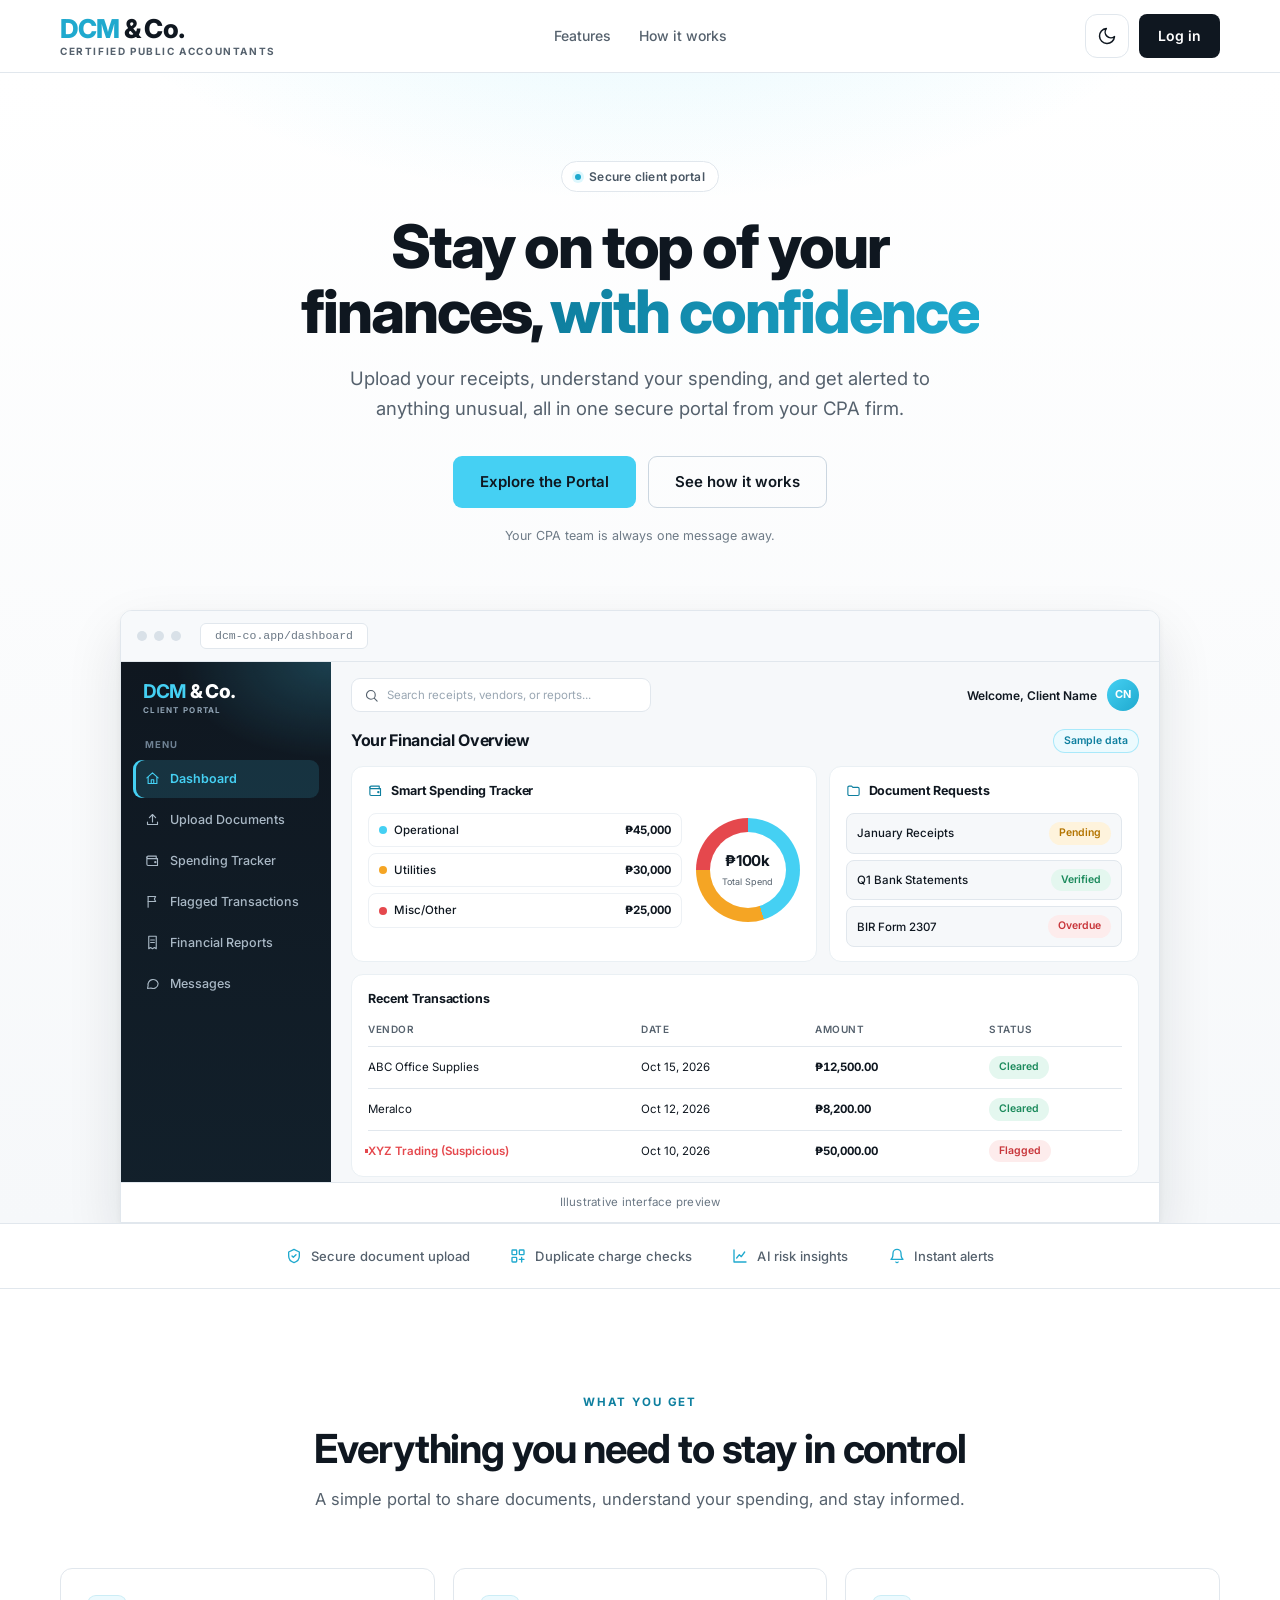
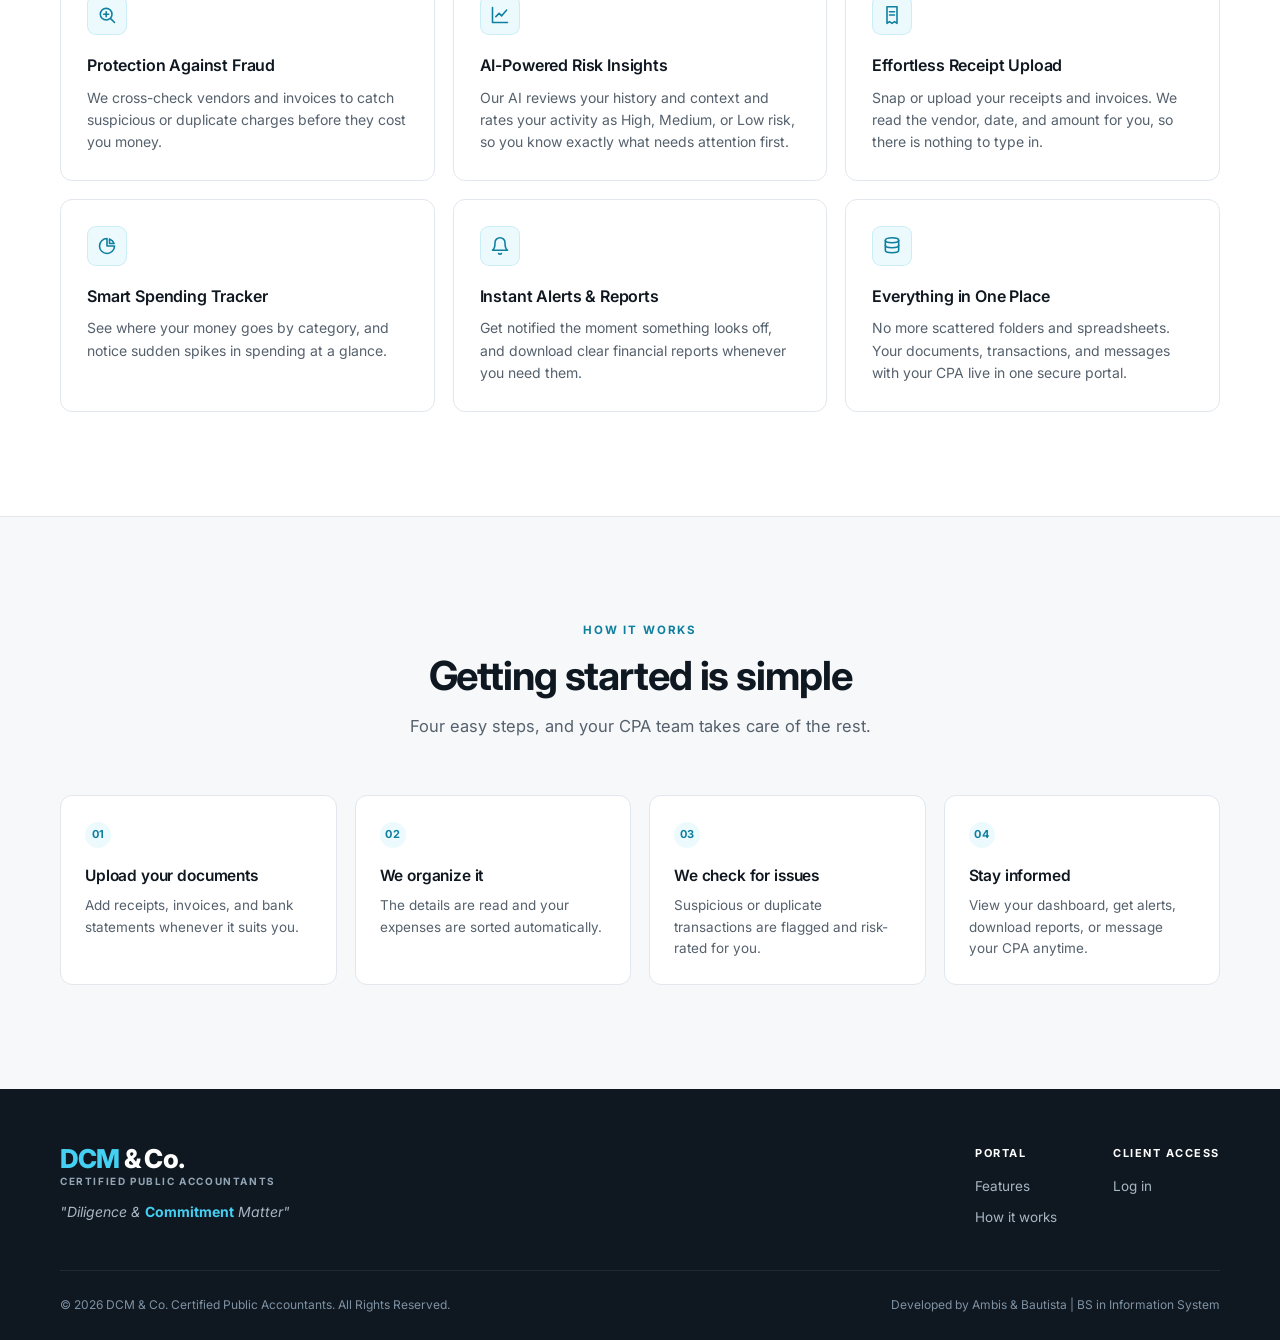
<file: index.html>
<!DOCTYPE html>
<html lang="en">
<head>
<meta charset="UTF-8">
<meta name="viewport" content="width=device-width, initial-scale=1.0">
<title>DCM & Co. | Your Client Portal</title>
<meta name="description" content="Upload receipts, track your spending, and get alerted to anything unusual in one secure portal from DCM & Co. Certified Public Accountants.">
<link rel="preconnect" href="https://fonts.googleapis.com">
<link rel="preconnect" href="https://fonts.gstatic.com" crossorigin>
<link href="https://fonts.googleapis.com/css2?family=Inter:wght@400;500;600;700;800&display=swap" rel="stylesheet">
<link rel="stylesheet" href="index.css">
<script src="Theme.js"></script>
</head>
<body>
<a class="skip-link" href="#main">Skip to main content</a>

<!-- Icons used by the preview -->
<svg width="0" height="0" style="position:absolute" aria-hidden="true">
  <symbol id="pv-home" viewBox="0 0 24 24"><path d="M3 11l9-8 9 8"/><path d="M5 10v10h14V10"/><path d="M10 20v-6h4v6"/></symbol>
  <symbol id="pv-upload" viewBox="0 0 24 24"><path d="M12 16V4M7 9l5-5 5 5"/><path d="M4 16v4h16v-4"/></symbol>
  <symbol id="pv-wallet" viewBox="0 0 24 24"><path d="M3 7a2 2 0 012-2h13v4"/><path d="M3 7v11a2 2 0 002 2h15V9H5a2 2 0 01-2-2z"/><circle cx="16.5" cy="14.5" r="1"/></symbol>
  <symbol id="pv-flag" viewBox="0 0 24 24"><path d="M5 21V4"/><path d="M5 4h12l-2 4 2 4H5"/></symbol>
  <symbol id="pv-report" viewBox="0 0 24 24"><path d="M6 2h12v20l-3-2-3 2-3-2-3 2V2z"/><path d="M9 8h6M9 12h6"/></symbol>
  <symbol id="pv-message" viewBox="0 0 24 24"><path d="M21 12a8 8 0 01-11.5 7.2L4 20l1-4.5A8 8 0 1121 12z"/></symbol>
  <symbol id="pv-search" viewBox="0 0 24 24"><circle cx="11" cy="11" r="7"/><path d="M21 21l-4.3-4.3"/></symbol>
  <symbol id="pv-folder" viewBox="0 0 24 24"><path d="M3 7a2 2 0 012-2h4l2 2h8a2 2 0 012 2v9a2 2 0 01-2 2H5a2 2 0 01-2-2V7z"/></symbol>
</svg>

<!-- Navigation -->
<header class="nav">
  <div class="container nav-inner">
    <a href="#" class="brand" aria-label="DCM & Co. home">
      <span class="brand-name"><span class="c">DCM</span> & Co.</span>
      <span class="brand-sub">Certified Public Accountants</span>
    </a>
    <nav class="nav-links" aria-label="Primary">
      <a href="#features">Features</a>
      <a href="#how">How it works</a>
    </nav>
    <div class="nav-cta">
      <button type="button" class="theme-toggle" data-theme-toggle aria-label="Switch to dark mode" aria-pressed="false" title="Switch to dark mode"><svg class="moon" viewBox="0 0 24 24"><path d="M21 12.8A9 9 0 1111.2 3a7 7 0 009.8 9.8z"/></svg><svg class="sun" viewBox="0 0 24 24"><circle cx="12" cy="12" r="4"/><path d="M12 2v2M12 20v2M4.9 4.9l1.4 1.4M17.7 17.7l1.4 1.4M2 12h2M20 12h2M4.9 19.1l1.4-1.4M17.7 6.3l1.4-1.4"/></svg></button>
      <a href="loginpage.html" class="btn btn-primary">Log in</a>
    </div>
  </div>
</header>

<!-- Hero -->
<main id="main">
<section class="hero" style="padding-bottom:0">
  <div class="container">
    <div class="hero-inner">
      <div class="eyebrow"><span class="dot"></span>Secure client portal</div>
      <h1>Stay on top of your finances, <span class="grad">with confidence</span></h1>
      <p class="lead">Upload your receipts, understand your spending, and get alerted to anything unusual, all in one secure portal from your CPA firm.</p>
      <div class="hero-actions">
        <a href="#features" class="btn btn-accent btn-lg">Explore the Portal</a>
        <a href="#how" class="btn btn-ghost btn-lg">See how it works</a>
      </div>
      <p class="hero-note">Your CPA team is always one message away.</p>
    </div>

    <div class="preview-wrap">
      <div class="preview" aria-hidden="true">
        <div class="preview-bar"><i></i><i></i><i></i><span>dcm-co.app/dashboard</span></div>
        <div class="pv-body">

          <aside class="pv-side">
            <div class="pv-brand"><span><b>DCM</b> & Co.</span><small>Client Portal</small></div>
            <div class="pv-label">Menu</div>
            <div class="pv-item on"><svg class="pv-ico"><use href="#pv-home"/></svg>Dashboard</div>
            <div class="pv-item"><svg class="pv-ico"><use href="#pv-upload"/></svg>Upload Documents</div>
            <div class="pv-item"><svg class="pv-ico"><use href="#pv-wallet"/></svg>Spending Tracker</div>
            <div class="pv-item"><svg class="pv-ico"><use href="#pv-flag"/></svg>Flagged Transactions</div>
            <div class="pv-item"><svg class="pv-ico"><use href="#pv-report"/></svg>Financial Reports</div>
            <div class="pv-item"><svg class="pv-ico"><use href="#pv-message"/></svg>Messages</div>
          </aside>

          <div class="pv-main">
            <div class="pv-top">
              <div class="pv-search"><svg class="pv-ico"><use href="#pv-search"/></svg>Search receipts, vendors, or reports...</div>
              <div class="pv-user"><span>Welcome, Client Name</span><i>CN</i></div>
            </div>

            <div class="pv-head"><strong>Your Financial Overview</strong><em>Sample data</em></div>

            <div class="pv-grid">
              <div class="pv-card">
                <h5><svg class="pv-ico"><use href="#pv-wallet"/></svg>Smart Spending Tracker</h5>
                <div class="pv-spend">
                  <div class="pv-legend">
                    <div><span><i class="c1"></i>Operational</span><b>₱45,000</b></div>
                    <div><span><i class="c2"></i>Utilities</span><b>₱30,000</b></div>
                    <div><span><i class="c3"></i>Misc/Other</span><b>₱25,000</b></div>
                  </div>
                  <div class="pv-donut"><div><strong>₱100k</strong><span>Total Spend</span></div></div>
                </div>
              </div>

              <div class="pv-card">
                <h5><svg class="pv-ico"><use href="#pv-folder"/></svg>Document Requests</h5>
                <div class="pv-doc"><span>January Receipts</span><em class="tag med">Pending</em></div>
                <div class="pv-doc"><span>Q1 Bank Statements</span><em class="tag low">Verified</em></div>
                <div class="pv-doc"><span>BIR Form 2307</span><em class="tag high">Overdue</em></div>
              </div>
            </div>

            <div class="pv-card">
              <h5>Recent Transactions</h5>
              <div class="pv-tx th"><span>Vendor</span><span>Date</span><span>Amount</span><span>Status</span></div>
              <div class="pv-tx"><span>ABC Office Supplies</span><span>Oct 15, 2026</span><span>₱12,500.00</span><span><em class="tag low">Cleared</em></span></div>
              <div class="pv-tx"><span>Meralco</span><span>Oct 12, 2026</span><span>₱8,200.00</span><span><em class="tag low">Cleared</em></span></div>
              <div class="pv-tx flag"><span>XYZ Trading (Suspicious)</span><span>Oct 10, 2026</span><span>₱50,000.00</span><span><em class="tag high">Flagged</em></span></div>
            </div>
          </div>

        </div>
        <div class="preview-caption">Illustrative interface preview</div>
      </div>
    </div>
  </div>
</section>

<!-- Trust strip -->
<div class="strip">
  <div class="container strip-inner">
    <span><svg viewBox="0 0 24 24" fill="none" stroke-width="2" stroke-linecap="round" stroke-linejoin="round"><path d="M12 2l8 4v6c0 5-3.5 8.5-8 10-4.5-1.5-8-5-8-10V6l8-4z"/><path d="M9 12l2 2 4-4"/></svg>Secure document upload</span>
    <span><svg viewBox="0 0 24 24" fill="none" stroke-width="2" stroke-linecap="round" stroke-linejoin="round"><rect x="3" y="3" width="7" height="7" rx="1"/><rect x="14" y="3" width="7" height="7" rx="1"/><rect x="3" y="14" width="7" height="7" rx="1"/><path d="M14 17h7M17.5 14v7"/></svg>Duplicate charge checks</span>
    <span><svg viewBox="0 0 24 24" fill="none" stroke-width="2" stroke-linecap="round" stroke-linejoin="round"><path d="M3 3v18h18"/><path d="M7 15l4-5 3 3 5-7"/></svg>AI risk insights</span>
    <span><svg viewBox="0 0 24 24" fill="none" stroke-width="2" stroke-linecap="round" stroke-linejoin="round"><path d="M18 8a6 6 0 10-12 0c0 7-3 9-3 9h18s-3-2-3-9"/><path d="M13.7 21a2 2 0 01-3.4 0"/></svg>Instant alerts</span>
  </div>
</div>

<!-- Features -->
<section id="features">
  <div class="container">
    <div class="sec-head">
      <div class="kicker">What you get</div>
      <h2>Everything you need to stay in control</h2>
      <p>A simple portal to share documents, understand your spending, and stay informed.</p>
    </div>

    <div class="grid">
      <article class="card">
        <div class="icon"><svg viewBox="0 0 24 24"><circle cx="11" cy="11" r="7"/><path d="M21 21l-4.3-4.3"/><path d="M8 11h6M11 8v6"/></svg></div>
        <h3>Protection Against Fraud</h3>
        <p>We cross-check vendors and invoices to catch suspicious or duplicate charges before they cost you money.</p>
      </article>

      <article class="card">
        <div class="icon"><svg viewBox="0 0 24 24"><path d="M3 3v18h18"/><path d="M7 14l4-4 3 3 6-7"/></svg></div>
        <h3>AI-Powered Risk Insights</h3>
        <p>Our AI reviews your history and context and rates your activity as High, Medium, or Low risk, so you know exactly what needs attention first.</p>
      </article>

      <article class="card">
        <div class="icon"><svg viewBox="0 0 24 24"><path d="M6 2h12v20l-3-2-3 2-3-2-3 2V2z"/><path d="M9 8h6M9 12h6"/></svg></div>
        <h3>Effortless Receipt Upload</h3>
        <p>Snap or upload your receipts and invoices. We read the vendor, date, and amount for you, so there is nothing to type in.</p>
      </article>

      <article class="card">
        <div class="icon"><svg viewBox="0 0 24 24"><path d="M21 12a9 9 0 11-9-9v9h9z"/><path d="M15 3.5A9 9 0 0120.5 9H15V3.5z"/></svg></div>
        <h3>Smart Spending Tracker</h3>
        <p>See where your money goes by category, and notice sudden spikes in spending at a glance.</p>
      </article>

      <article class="card">
        <div class="icon"><svg viewBox="0 0 24 24"><path d="M18 8a6 6 0 10-12 0c0 7-3 9-3 9h18s-3-2-3-9"/><path d="M13.7 21a2 2 0 01-3.4 0"/></svg></div>
        <h3>Instant Alerts & Reports</h3>
        <p>Get notified the moment something looks off, and download clear financial reports whenever you need them.</p>
      </article>

      <article class="card">
        <div class="icon"><svg viewBox="0 0 24 24"><ellipse cx="12" cy="5" rx="8" ry="3"/><path d="M4 5v6c0 1.7 3.6 3 8 3s8-1.3 8-3V5"/><path d="M4 11v6c0 1.7 3.6 3 8 3s8-1.3 8-3v-6"/></svg></div>
        <h3>Everything in One Place</h3>
        <p>No more scattered folders and spreadsheets. Your documents, transactions, and messages with your CPA live in one secure portal.</p>
      </article>
    </div>
  </div>
</section>

<!-- How it works -->
<section class="how" id="how">
  <div class="container">
    <div class="sec-head">
      <div class="kicker">How it works</div>
      <h2>Getting started is simple</h2>
      <p>Four easy steps, and your CPA team takes care of the rest.</p>
    </div>
    <div class="steps">
      <div class="step"><h4>Upload your documents</h4><p>Add receipts, invoices, and bank statements whenever it suits you.</p></div>
      <div class="step"><h4>We organize it</h4><p>The details are read and your expenses are sorted automatically.</p></div>
      <div class="step"><h4>We check for issues</h4><p>Suspicious or duplicate transactions are flagged and risk-rated for you.</p></div>
      <div class="step"><h4>Stay informed</h4><p>View your dashboard, get alerts, download reports, or message your CPA anytime.</p></div>
    </div>
  </div>
</section>

</main>

<!-- Footer -->
<footer>
  <div class="container">
    <div class="foot-top">
      <div class="foot-brand">
        <div class="brand">
          <span class="brand-name"><span class="c">DCM</span> & Co.</span>
          <span class="brand-sub">Certified Public Accountants</span>
        </div>
        <p>"Diligence & <b>Commitment</b> Matter"</p>
      </div>
      <div class="foot-links">
        <div>
          <h5>Portal</h5>
          <a href="#features">Features</a>
          <a href="#how">How it works</a>
        </div>
        <div>
          <h5>Client Access</h5>
          <a href="loginpage.html">Log in</a>
        </div>
      </div>
    </div>
    <div class="foot-bottom">
      <span>&copy; 2026 DCM & Co. Certified Public Accountants. All Rights Reserved.</span>
      <span>Developed by Ambis & Bautista | BS in Information System</span>
    </div>
  </div>
</footer>

</body>
</html>
</file>
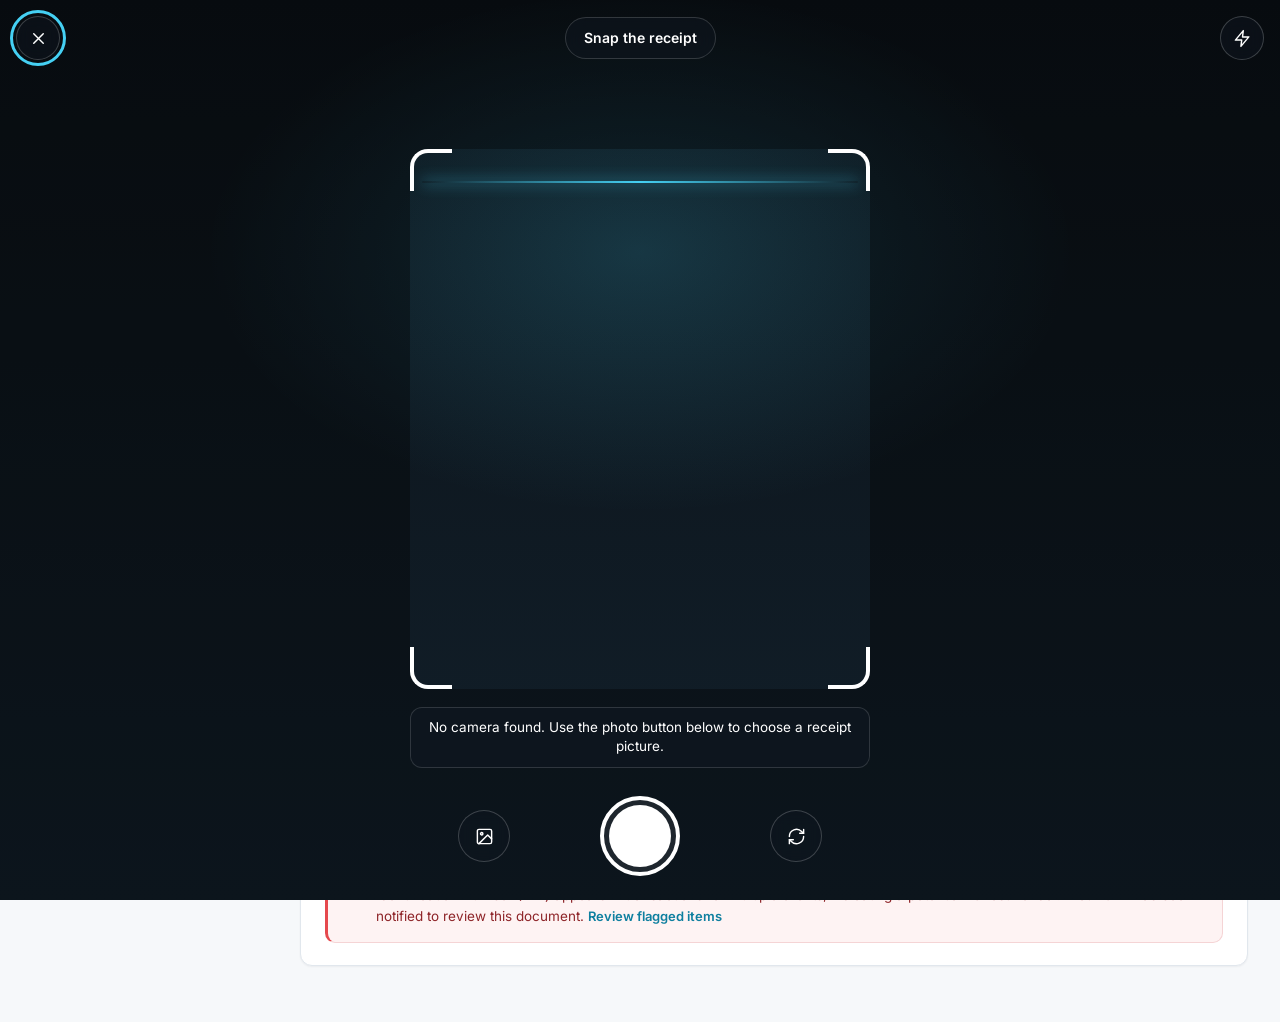
<file: _cam.html>
<!DOCTYPE html>
<html lang="en">
<head>
<meta charset="UTF-8">
<meta name="viewport" content="width=device-width, initial-scale=1.0">
<title>Client Dashboard | DCM & Co.</title>
<link rel="preconnect" href="https://fonts.googleapis.com">
<link rel="preconnect" href="https://fonts.gstatic.com" crossorigin>
<link href="https://fonts.googleapis.com/css2?family=Inter:wght@400;500;600;700;800&display=swap" rel="stylesheet">
<link rel="stylesheet" href="clientside.css">
<script src="Theme.js"></script>
<script>
  // Redirect to login if there is no client session
  (function () {
    var s = null;
    try { s = JSON.parse(sessionStorage.getItem('dcm_session')); } catch (e) {}
    
  })();
</script>
<script>
window.Tesseract = { recognize: function () {
  return Promise.resolve({ data: { text: 'JOLLIBEE FOODS\nTOTAL 262.08\n11/04/2026' } });
} };
</script>
</head>
<body>
<a class="skip-link" href="#main">Skip to main content</a>

<!-- Icon set -->
<svg width="0" height="0" style="position:absolute" aria-hidden="true">
  <symbol id="i-home" viewBox="0 0 24 24"><path d="M3 11l9-8 9 8"/><path d="M5 10v10h14V10"/><path d="M10 20v-6h4v6"/></symbol>
  <symbol id="i-upload" viewBox="0 0 24 24"><path d="M12 16V4M7 9l5-5 5 5"/><path d="M4 16v4h16v-4"/></symbol>
  <symbol id="i-wallet" viewBox="0 0 24 24"><path d="M3 7a2 2 0 012-2h13v4"/><path d="M3 7v11a2 2 0 002 2h15V9H5a2 2 0 01-2-2z"/><circle cx="16.5" cy="14.5" r="1"/></symbol>
  <symbol id="i-flag" viewBox="0 0 24 24"><path d="M5 21V4"/><path d="M5 4h12l-2 4 2 4H5"/></symbol>
  <symbol id="i-report" viewBox="0 0 24 24"><path d="M6 2h12v20l-3-2-3 2-3-2-3 2V2z"/><path d="M9 8h6M9 12h6"/></symbol>
  <symbol id="i-message" viewBox="0 0 24 24"><path d="M21 12a8 8 0 01-11.5 7.2L4 20l1-4.5A8 8 0 1121 12z"/></symbol>
  <symbol id="i-settings" viewBox="0 0 24 24"><circle cx="12" cy="12" r="3"/><path d="M19.4 15a1.7 1.7 0 00.3 1.8l.1.1a2 2 0 11-2.8 2.8l-.1-.1a1.7 1.7 0 00-1.8-.3 1.7 1.7 0 00-1 1.5V21a2 2 0 11-4 0v-.1a1.7 1.7 0 00-1.1-1.5 1.7 1.7 0 00-1.8.3l-.1.1a2 2 0 11-2.8-2.8l.1-.1a1.7 1.7 0 00.3-1.8 1.7 1.7 0 00-1.5-1H3a2 2 0 110-4h.1a1.7 1.7 0 001.5-1.1 1.7 1.7 0 00-.3-1.8l-.1-.1a2 2 0 112.8-2.8l.1.1a1.7 1.7 0 001.8.3H9a1.7 1.7 0 001-1.5V3a2 2 0 114 0v.1a1.7 1.7 0 001 1.5 1.7 1.7 0 001.8-.3l.1-.1a2 2 0 112.8 2.8l-.1.1a1.7 1.7 0 00-.3 1.8V9a1.7 1.7 0 001.5 1H21a2 2 0 110 4h-.1a1.7 1.7 0 00-1.5 1z"/></symbol>
  <symbol id="i-logout" viewBox="0 0 24 24"><path d="M9 21H5a2 2 0 01-2-2V5a2 2 0 012-2h4"/><path d="M16 17l5-5-5-5M21 12H9"/></symbol>
  <symbol id="i-search" viewBox="0 0 24 24"><circle cx="11" cy="11" r="7"/><path d="M21 21l-4.3-4.3"/></symbol>
  <symbol id="i-folder" viewBox="0 0 24 24"><path d="M3 7a2 2 0 012-2h4l2 2h8a2 2 0 012 2v9a2 2 0 01-2 2H5a2 2 0 01-2-2V7z"/></symbol>
  <symbol id="i-alert" viewBox="0 0 24 24"><path d="M10.3 3.9L2.4 18a2 2 0 001.7 3h15.8a2 2 0 001.7-3L13.7 3.9a2 2 0 00-3.4 0z"/><path d="M12 9v4M12 17h.01"/></symbol>
  <symbol id="i-menu" viewBox="0 0 24 24"><path d="M4 6h16M4 12h16M4 18h16"/></symbol>
  <symbol id="i-file" viewBox="0 0 24 24"><path d="M14 2H6a2 2 0 00-2 2v16a2 2 0 002 2h12a2 2 0 002-2V8z"/><path d="M14 2v6h6"/></symbol>
  <symbol id="i-x" viewBox="0 0 24 24"><path d="M18 6L6 18M6 6l12 12"/></symbol>
  <symbol id="i-send" viewBox="0 0 24 24"><path d="M22 2L11 13"/><path d="M22 2l-7 20-4-9-9-4 20-7z"/></symbol>
  <symbol id="i-download" viewBox="0 0 24 24"><path d="M12 4v12M7 11l5 5 5-5"/><path d="M4 20h16"/></symbol>
  <symbol id="i-moon" viewBox="0 0 24 24"><path d="M21 12.8A9 9 0 1111.2 3a7 7 0 009.8 9.8z"/></symbol>
  <symbol id="i-sun" viewBox="0 0 24 24"><circle cx="12" cy="12" r="4"/><path d="M12 2v2M12 20v2M4.9 4.9l1.4 1.4M17.7 17.7l1.4 1.4M2 12h2M20 12h2M4.9 19.1l1.4-1.4M17.7 6.3l1.4-1.4"/></symbol>
  <symbol id="i-scan" viewBox="0 0 24 24"><path d="M4 7V5a1 1 0 011-1h2M17 4h2a1 1 0 011 1v2M20 17v2a1 1 0 01-1 1h-2M7 20H5a1 1 0 01-1-1v-2"/><path d="M8 12h8"/></symbol>
  <symbol id="i-plus" viewBox="0 0 24 24"><path d="M12 5v14M5 12h14"/></symbol>
  <symbol id="i-check" viewBox="0 0 24 24"><path d="M20 6L9 17l-5-5"/></symbol>
  <symbol id="i-camera" viewBox="0 0 24 24"><path d="M23 19a2 2 0 01-2 2H3a2 2 0 01-2-2V8a2 2 0 012-2h4l2-3h6l2 3h4a2 2 0 012 2z"/><circle cx="12" cy="13" r="4"/></symbol>
  <symbol id="i-bolt" viewBox="0 0 24 24"><path d="M13 2L3 14h8l-1 8 10-12h-8l1-8z"/></symbol>
  <symbol id="i-image" viewBox="0 0 24 24"><rect x="3" y="3" width="18" height="18" rx="2"/><circle cx="8.5" cy="8.5" r="1.5"/><path d="M21 15l-5-5L5 21"/></symbol>
  <symbol id="i-flip" viewBox="0 0 24 24"><path d="M3 12a9 9 0 0115.5-6.2L21 8"/><path d="M21 3v5h-5"/><path d="M21 12a9 9 0 01-15.5 6.2L3 16"/><path d="M3 21v-5h5"/></symbol>
</svg>

<div class="app" id="app">

  <!-- Sidebar -->
  <aside class="sidebar" aria-label="Main navigation">
    <a href="index.html" class="brand" aria-label="DCM & Co. home">
      <span class="brand-name"><span class="c">DCM</span> & Co.</span>
      <span class="brand-sub">Client Portal</span>
    </a>

    <div class="nav-label">Menu</div>
    <ul class="nav-menu grow">
      <li><a href="#dashboard" data-view="dashboard"><svg class="ico"><use href="#i-home"/></svg>Dashboard</a></li>
      <li><a href="#upload" data-view="upload"><svg class="ico"><use href="#i-upload"/></svg>Upload Documents</a></li>
      <li><a href="#spending" data-view="spending"><svg class="ico"><use href="#i-wallet"/></svg>Spending Tracker</a></li>
      <li><a href="#flagged" data-view="flagged"><svg class="ico"><use href="#i-flag"/></svg>Flagged Transactions</a></li>
      <li><a href="#reports" data-view="reports"><svg class="ico"><use href="#i-report"/></svg>Financial Reports</a></li>
      <li><a href="#messages" data-view="messages"><svg class="ico"><use href="#i-message"/></svg>Messages</a></li>
    </ul>

    <ul class="nav-menu nav-bottom">
      <li><a href="#settings" data-view="settings"><svg class="ico"><use href="#i-settings"/></svg>Settings</a></li>
      <li><a href="loginpage.html" id="logoutLink"><svg class="ico"><use href="#i-logout"/></svg>Log Out</a></li>
    </ul>
  </aside>
  <div class="scrim" id="scrim"></div>

  <!-- Main -->
  <div class="main">

    <!-- Topbar -->
    <header class="topbar">
      <button class="menu-btn" id="menuBtn" aria-label="Open menu"><svg class="ico"><use href="#i-menu"/></svg></button>
      <label class="search">
        <svg class="ico"><use href="#i-search"/></svg>
        <input type="text" id="searchInput" placeholder="Search receipts, vendors, or reports..." aria-label="Search" autocomplete="off">
      </label>
      <button type="button" class="theme-toggle" data-theme-toggle aria-label="Switch to dark mode" aria-pressed="false" title="Switch to dark mode"><svg class="ico moon"><use href="#i-moon"/></svg><svg class="ico sun"><use href="#i-sun"/></svg></button>
      <div class="user">
        <div class="user-text">
          <strong id="userName">Welcome, Client</strong>
          <span>Client</span>
        </div>
        <div class="avatar" id="userAvatar" aria-hidden="true">C</div>
      </div>
    </header>

    <main class="content" id="main" tabindex="-1">

      <!-- ===================== DASHBOARD ===================== -->
      <div class="view" id="view-dashboard">
        <div class="page-head">
          <div>
            <h1>Your Financial Overview</h1>
            <p>Where your money went, what we still need from you, and anything worth a look.</p>
          </div>
          <span class="chip"><i></i> Sample data</span>
        </div>

        <div class="grid-top">
          <section class="card" aria-labelledby="spend-title">
            <div class="card-head">
              <h3 id="spend-title"><svg class="ico"><use href="#i-wallet"/></svg>Smart Spending Tracker</h3>
              <a href="#spending" class="link">See spending breakdown</a>
            </div>
            <div class="spending">
              <div class="spending-legend" id="spendLegend">
                <div class="legend-row"><span class="name"><span class="dot cyan"></span>Operational</span><span><span class="amt">₱45,000</span><span class="pct">45%</span></span></div>
                <div class="legend-row"><span class="name"><span class="dot warn"></span>Utilities</span><span><span class="amt">₱30,000</span><span class="pct">30%</span></span></div>
                <div class="legend-row"><span class="name"><span class="dot danger"></span>Misc/Other</span><span><span class="amt">₱25,000</span><span class="pct">25%</span></span></div>
              </div>
              <div class="donut" id="spendDonut" role="img" aria-label="Spending split by category">
                <div class="donut-text"><strong id="donutTotal">₱0</strong><span>Total Spend</span></div>
              </div>
            </div>
          </section>

          <section class="card" aria-labelledby="doc-title">
            <div class="card-head">
              <h3 id="doc-title"><svg class="ico"><use href="#i-folder"/></svg>Document Requests</h3>
            </div>
            <div class="doc-list">
              <div class="doc-item"><span>January Receipts</span><span class="badge pending">Pending</span></div>
              <div class="doc-item"><span>Q1 Bank Statements</span><span class="badge verified">Verified</span></div>
              <div class="doc-item"><span>BIR Form 2307</span><span class="badge overdue">Overdue</span></div>
            </div>
            <button type="button" class="btn" data-go="upload"><svg class="ico"><use href="#i-upload"/></svg>Upload the missing files</button>
          </section>
        </div>

        <section class="card" aria-labelledby="tx-title">
          <div class="card-head">
            <h3 id="tx-title">Recent Transactions</h3>
            <a href="#spending" class="link">See all transactions</a>
          </div>
          <div class="table-wrap">
            <table>
              <thead><tr><th>Vendor Name</th><th>Invoice Date</th><th>Category</th><th>Amount</th><th>Status</th></tr></thead>
              <tbody id="txRecent"></tbody>
            </table>
          </div>
          <div class="empty" hidden>We couldn’t find a match. Try a different word.</div>

          <div class="alert" role="alert">
            <svg class="ico"><use href="#i-alert"/></svg>
            <p><strong>Fraud Alert:</strong> The transaction with <strong>XYZ Trading</strong> has been flagged by our anomaly detection system. The vendor's Tax Identification Number (TIN) appears in transactions for multiple clients, indicating a potential "Ghost Vendor." Your CPA has been notified to review this document. <a href="#flagged" class="link">Review flagged items</a></p>
          </div>
        </section>
      </div>

      <!-- ===================== UPLOAD ===================== -->
      <div class="view" id="view-upload" hidden>
        <div class="page-head">
          <div>
            <h1>Upload Documents</h1>
            <p>Send your receipts, invoices and statements. Your CPA team will take it from there.</p>
          </div>
        </div>

        <div class="grid-top">
          <section class="card">
            <div class="card-head"><h3><svg class="ico"><use href="#i-upload"/></svg>Send a document</h3></div>

            <div class="field">
              <label for="docType">Document type</label>
              <select class="select" id="docType">
                <option>Receipt</option>
                <option>Invoice</option>
                <option>Bank Statement</option>
                <option>BIR Form</option>
                <option>Other</option>
              </select>
            </div>

            <div class="dropzone" id="dropzone" tabindex="0" role="button" aria-label="Choose files to upload">
              <svg class="ico"><use href="#i-upload"/></svg>
              <strong>Drop files here, or click to browse</strong>
              <span>PDF, JPG or PNG. Up to 10 MB each.</span>
              <input type="file" id="fileInput" multiple accept=".pdf,.jpg,.jpeg,.png" hidden>
            </div>

            <div class="field-error block" id="uploadErr" role="alert" hidden></div>

            <div class="files" id="queue"></div>

            <div class="btn-row">
              <button type="button" class="btn inline" id="submitFiles" disabled>Send to my CPA</button>
              <button type="button" class="btn inline ghost" id="clearFiles" disabled>Remove all</button>
            </div>
          </section>

          <section class="card">
            <div class="card-head"><h3><svg class="ico"><use href="#i-folder"/></svg>What your CPA is waiting for</h3></div>
            <div class="doc-list" style="margin-bottom:0">
              <div class="doc-item"><span>January Receipts</span><span class="badge pending">Pending</span></div>
              <div class="doc-item"><span>Q1 Bank Statements</span><span class="badge verified">Verified</span></div>
              <div class="doc-item"><span>BIR Form 2307</span><span class="badge overdue">Overdue</span></div>
            </div>
          </section>
        </div>

        <section class="card">
          <div class="card-head"><h3>Submitted documents</h3></div>
          <div class="table-wrap">
            <table>
              <thead><tr><th>File</th><th>Type</th><th>Size</th><th>Submitted</th><th>Status</th></tr></thead>
              <tbody id="uploadsBody"></tbody>
            </table>
          </div>
          <div class="empty" id="uploadsEmpty">Nothing sent yet. Upload a document and it will show up here.</div>
        </section>
      </div>

      <!-- ===================== SPENDING ===================== -->
      <div class="view" id="view-spending" hidden>
        <div class="page-head">
          <div>
            <h1>Spending Tracker</h1>
            <p>See where your money goes and how it changes over time.</p>
          </div>
          <span class="chip"><i></i> Sample data</span>
        </div>

        <div class="stats">
          <div class="stat"><small>Total spend</small><strong id="statTotal">₱0</strong><span id="statTotalSub">Nothing recorded yet</span></div>
          <div class="stat"><small>Largest category</small><strong id="statLargest">—</strong><span id="statLargestSub">Add a transaction to see this</span></div>
          <div class="stat red"><small>Flagged amount</small><strong id="flaggedTotal">₱0</strong><span>Awaiting CPA review</span></div>
        </div>

        <section class="card addtx-card" aria-labelledby="addtx-title">
          <div class="card-head">
            <h3 id="addtx-title"><svg class="ico"><use href="#i-plus"/></svg>Add a transaction</h3>
            <div class="seg" role="tablist" aria-label="How to add a transaction">
              <button type="button" class="seg-btn" id="tabManual" role="tab" aria-selected="true" aria-controls="panelManual">Enter manually</button>
              <button type="button" class="seg-btn" id="tabScan" role="tab" aria-selected="false" aria-controls="panelScan">Scan a receipt</button>
            </div>
          </div>

          <div id="panelManual" role="tabpanel" aria-labelledby="tabManual">
            <form novalidate id="txForm" autocomplete="off">
              <div class="form-grid">
                <div class="field">
                  <label for="txVendor">Vendor</label>
                  <input class="input" id="txVendor" type="text" maxlength="60" placeholder="e.g. Meralco" required>
                </div>
                <div class="field">
                  <label for="txAmount">Amount (₱)</label>
                  <input class="input" id="txAmount" type="number" min="0.01" step="0.01" inputmode="decimal" placeholder="0.00" required>
                </div>
                <div class="field">
                  <label for="txDate">Invoice date</label>
                  <input class="input" id="txDate" type="date" required>
                </div>
                <div class="field">
                  <label for="txCat">Category</label>
                  <select class="select" id="txCat">
                    <option>Operational</option>
                    <option>Utilities</option>
                    <option>Misc/Other</option>
                  </select>
                </div>
                <div class="field span2">
                  <label for="txNote">Description <span class="muted small">(optional)</span></label>
                  <input class="input" id="txNote" type="text" maxlength="60" placeholder="e.g. October electricity bill">
                </div>
              </div>
              <div class="btn-row">
                <button type="submit" class="btn inline"><svg class="ico"><use href="#i-plus"/></svg>Add transaction</button>
                <button type="button" class="btn inline ghost" id="txReset">Clear</button>
              </div>
            </form>
          </div>

          <div id="panelScan" role="tabpanel" aria-labelledby="tabScan" hidden>
            <div class="scan-start">
              <button type="button" class="btn inline" data-scan-open><svg class="ico"><use href="#i-camera"/></svg>Open camera</button>
              <p class="muted small">Fit the receipt in the frame and take the photo. We read it and add it to your tracker for you.</p>
            </div>
            <div class="dropzone" id="receiptZone" tabindex="0" role="button" aria-label="Choose a receipt photo to read">
              <svg class="ico"><use href="#i-scan"/></svg>
              <strong>Or drop a receipt photo, or click to browse</strong>
              <span>JPG or PNG. We read the vendor, date and total, then add it to your tracker.</span>
              <input type="file" id="receiptInput" accept="image/*" hidden>
            </div>
            <div class="field-error block" id="receiptErr" role="alert" hidden></div>
            <div class="ocr-status" id="ocrStatus" role="status" aria-live="polite" hidden></div>
            <div class="ocr-result" id="ocrResult" hidden></div>
            <p class="muted small" style="margin-top:14px">The photo is read in your browser and never uploaded.</p>
          </div>
        </section>

        <div class="grid-2">
          <section class="card">
            <div class="card-head"><h3>By category</h3></div>
            <div id="catBars"></div>
          </section>

          <section class="card">
            <div class="card-head"><h3>Monthly spend</h3></div>
            <div class="chart" id="monthChart" role="img" aria-label="Monthly spending, July to October"></div>
          </section>
        </div>

        <section class="card">
          <div class="toolbar">
            <h3 style="font-size:17px">All transactions</h3>
            <select class="select" id="catFilter" aria-label="Filter by category">
              <option value="all">All categories</option>
              <option>Operational</option>
              <option>Utilities</option>
              <option>Misc/Other</option>
            </select>
          </div>
          <div class="table-wrap">
            <table>
              <thead><tr><th>Vendor Name</th><th>Invoice Date</th><th>Category</th><th>Amount</th><th>Status</th></tr></thead>
              <tbody id="txFull"></tbody>
            </table>
          </div>
          <div class="empty" id="txEmpty" hidden>Nothing fits these filters. Try loosening them.</div>
        </section>
      </div>

      <!-- ===================== FLAGGED ===================== -->
      <div class="view" id="view-flagged" hidden>
        <div class="page-head">
          <div>
            <h1>Flagged Transactions</h1>
            <p>Transactions our anomaly detection system marked for review.</p>
          </div>
        </div>
        <div class="flag-list" id="flagList"></div>
      </div>

      <!-- ===================== REPORTS ===================== -->
      <div class="view" id="view-reports" hidden>
        <div class="page-head">
          <div>
            <h1>Financial Reports</h1>
            <p>Download your reports as CSV files that open in Excel or Google Sheets.</p>
          </div>
          <span class="chip"><i></i> Sample data</span>
        </div>
        <section class="card">
          <div class="table-wrap">
            <table>
              <thead><tr><th>Report</th><th>Period</th><th>Format</th><th></th></tr></thead>
              <tbody>
                <tr class="filterable">
                  <td><div class="report-name"><div class="tile"><svg class="ico"><use href="#i-report"/></svg></div><div><strong>Transactions Report</strong><span>Every transaction with vendor, date, category and status</span></div></div></td>
                  <td>October 2026</td><td>CSV</td>
                  <td><button type="button" class="btn inline sm ghost" data-report="transactions"><svg class="ico"><use href="#i-download"/></svg>Download CSV</button></td>
                </tr>
                <tr class="filterable">
                  <td><div class="report-name"><div class="tile"><svg class="ico"><use href="#i-wallet"/></svg></div><div><strong>Spending Summary</strong><span>Totals and share of spend per category</span></div></div></td>
                  <td>October 2026</td><td>CSV</td>
                  <td><button type="button" class="btn inline sm ghost" data-report="spending"><svg class="ico"><use href="#i-download"/></svg>Download CSV</button></td>
                </tr>
                <tr class="filterable">
                  <td><div class="report-name"><div class="tile"><svg class="ico"><use href="#i-flag"/></svg></div><div><strong>Fraud and Anomaly Report</strong><span>Flagged transactions and the reason for each flag</span></div></div></td>
                  <td>October 2026</td><td>CSV</td>
                  <td><button type="button" class="btn inline sm ghost" data-report="fraud"><svg class="ico"><use href="#i-download"/></svg>Download CSV</button></td>
                </tr>
              </tbody>
            </table>
          </div>
          <div class="empty" hidden>We couldn’t find a report that matches. Try a different word.</div>
        </section>
      </div>

      <!-- ===================== MESSAGES ===================== -->
      <div class="view" id="view-messages" hidden>
        <div class="page-head">
          <div>
            <h1>Messages</h1>
            <p>Talk to your CPA team about documents and flagged items.</p>
          </div>
        </div>
        <section class="card chat">
          <div class="chat-head">
            <div class="avatar" aria-hidden="true">DC</div>
            <div><strong>Your CPA Team</strong><span>DCM & Co. Certified Public Accountants</span></div>
            <button type="button" class="btn inline sm ghost" id="clearMsgs" style="margin-left:auto" hidden>Clear my messages</button>
          </div>
          <div class="chat-body" id="chatBody" aria-live="polite"></div>
          <form novalidate class="chat-form" id="chatForm" autocomplete="off">
            <input class="input" id="chatInput" type="text" placeholder="Type your message to your CPA team..." aria-label="Message">
            <button type="submit" class="btn inline"><svg class="ico"><use href="#i-send"/></svg>Send</button>
          </form>
        </section>
        <p class="muted small" style="margin-top:12px">Demo: messages are saved in this browser only until a server is connected.</p>
      </div>

      <!-- ===================== SETTINGS ===================== -->
      <div class="view" id="view-settings" hidden>
        <div class="page-head">
          <div>
            <h1>Settings</h1>
            <p>Update your name and choose what we let you know about.</p>
          </div>
        </div>

        <form novalidate id="settingsForm">
          <section class="card settings-card">
            <div class="card-head"><h3>Profile</h3></div>
            <div class="field">
              <label for="setName">Display name</label>
              <input class="input" id="setName" type="text" maxlength="40" required>
            </div>
            <div class="field" style="margin-bottom:0">
              <label for="setEmail">Email</label>
              <input class="input" id="setEmail" type="email" readonly>
            </div>
          </section>

          <section class="card settings-card">
            <div class="card-head"><h3>Notifications</h3></div>
            <div class="pref">
              <div><strong>Fraud alerts</strong><span>Tell me when a transaction is flagged</span></div>
              <label class="switch"><input type="checkbox" id="prefFlag" aria-label="Fraud alerts"><span class="slider"></span></label>
            </div>
            <div class="pref">
              <div><strong>Document reminders</strong><span>Remind me about pending and overdue requests</span></div>
              <label class="switch"><input type="checkbox" id="prefDocs" aria-label="Document reminders"><span class="slider"></span></label>
            </div>
            <div class="pref">
              <div><strong>Weekly summary</strong><span>Send a weekly spending summary</span></div>
              <label class="switch"><input type="checkbox" id="prefWeekly" aria-label="Weekly summary"><span class="slider"></span></label>
            </div>
          </section>

          <button type="submit" class="btn inline">Save my settings</button>
        </form>
      </div>

    </main>
  </div>
</div>

<!-- Receipt camera -->
<div class="scanner" id="scanner" role="dialog" aria-modal="true" aria-label="Scan a receipt" hidden>
  <video class="scan-video" id="scanVideo" playsinline muted autoplay hidden></video>
  <div class="scan-bg" aria-hidden="true"></div>

  <div class="scan-top">
    <button type="button" class="scan-circle" id="scanClose" aria-label="Close camera"><svg class="ico"><use href="#i-x"/></svg></button>
    <div class="scan-hint">Snap the receipt</div>
    <button type="button" class="scan-circle" id="scanFlash" aria-label="Toggle flash" aria-pressed="false"><svg class="ico"><use href="#i-bolt"/></svg></button>
  </div>

  <div class="vf-wrap">
    <div class="vf" aria-hidden="true"><i class="tl"></i><i class="tr"></i><i class="bl"></i><i class="br"></i><span class="scan-line"></span></div>
    <p class="scan-msg" id="scanMsg" hidden></p>
  </div>

  <div class="scan-bottom">
    <button type="button" class="scan-circle lg" id="scanGallery" aria-label="Choose a photo from your device"><svg class="ico"><use href="#i-image"/></svg></button>
    <button type="button" class="shutter" id="scanShutter" aria-label="Take photo"><span></span></button>
    <button type="button" class="scan-circle lg" id="scanFlip" aria-label="Switch camera"><svg class="ico"><use href="#i-flip"/></svg></button>
  </div>

  <input type="file" id="scanFile" accept="image/*" hidden>
  <div class="scan-flash-fx" id="scanFx" aria-hidden="true"></div>

  <div class="scan-sheet" id="scanSheet" hidden>
    <div class="sheet-row">
      <div class="scan-thumb" id="scanThumb"><svg class="ico"><use href="#i-scan"/></svg></div>
      <div>
        <h3>Photo taken</h3>
        <p>We'll read the vendor, date and total, then add it to your tracker.</p>
      </div>
    </div>
    <div class="btn-row">
      <button type="button" class="btn primary" id="scanUse">Read this receipt</button>
      <button type="button" class="btn ghost" id="scanRetake">Retake</button>
    </div>
  </div>
</div>

<div class="toast" id="toast" role="status" aria-live="polite"></div>

<script>
(function () {
  var $ = function (s, r) { return (r || document).querySelector(s); };
  var $$ = function (s, r) { return Array.prototype.slice.call((r || document).querySelectorAll(s)); };

  /* ---------- Storage helpers ---------- */
  var store = {
    get: function (k, d) { try { var v = localStorage.getItem(k); return v ? JSON.parse(v) : d; } catch (e) { return d; } },
    set: function (k, v) { try { localStorage.setItem(k, JSON.stringify(v)); } catch (e) {} }
  };
  var session = null;
  try { session = JSON.parse(sessionStorage.getItem('dcm_session')); } catch (e) {}

  /* ---------- Sample data ---------- */
  var SEED_TX = [
    { id: 's1', vendor: 'ABC Office Supplies', note: 'Office Equipment',  date: 'Oct 15, 2026', cat: 'Operational', amt: 12500, status: 'Cleared', source: 'sample' },
    { id: 's2', vendor: 'Meralco',             note: 'Electricity',       date: 'Oct 12, 2026', cat: 'Utilities',   amt: 8200,  status: 'Cleared', source: 'sample' },
    { id: 's3', vendor: 'XYZ Trading',         note: 'Consulting Services', date: 'Oct 10, 2026', cat: 'Misc/Other', amt: 50000, status: 'Flagged', source: 'sample' },
    { id: 's4', vendor: 'Globe Business',      note: 'Internet & Mobile', date: 'Oct 8, 2026',  cat: 'Utilities',   amt: 3450,  status: 'Cleared', source: 'sample' },
    { id: 's5', vendor: 'National Bookstore',  note: 'Stationery',        date: 'Oct 5, 2026',  cat: 'Operational', amt: 2980,  status: 'Cleared', source: 'sample' }
  ];
  var MONTHS = [
    { m: 'Jul', v: 82000 }, { m: 'Aug', v: 91000 }, { m: 'Sep', v: 76000 }, { m: 'Oct', v: 100000 }
  ];
  var FLAG_REASON = 'The vendor\'s Tax Identification Number (TIN) appears in transactions for multiple clients, indicating a potential "Ghost Vendor." Your CPA has been notified to review this document.';

  /* ---------- Live transaction list (saved in this browser) ---------- */
  var TX = (function () {
    var saved = store.get('dcm_tx', null);
    return Array.isArray(saved) ? saved : SEED_TX.slice();
  })();
  function saveTx() { store.set('dcm_tx', TX); }
  var CATS = ['Operational', 'Utilities', 'Misc/Other'];
  var CAT_COLOR = { 'Operational': 'cyan', 'Utilities': 'warn', 'Misc/Other': 'danger' };

  function peso(n) { return '₱' + n.toLocaleString('en-US', { minimumFractionDigits: 2, maximumFractionDigits: 2 }); }
  function esc(s) { return String(s).replace(/[&<>"]/g, function (c) { return { '&': '&amp;', '<': '&lt;', '>': '&gt;', '"': '&quot;' }[c]; }); }
  function today() { return new Date().toLocaleDateString('en-US', { month: 'short', day: 'numeric', year: 'numeric' }); }
  function nowStamp() { return new Date().toLocaleString('en-US', { month: 'short', day: 'numeric', hour: 'numeric', minute: '2-digit' }); }
  function fmtSize(b) { return b < 1048576 ? Math.max(1, Math.round(b / 1024)) + ' KB' : (b / 1048576).toFixed(1) + ' MB'; }
  function pad2(n) { return (n < 10 ? '0' : '') + n; }
  function isoToday() { var d = new Date(); return d.getFullYear() + '-' + pad2(d.getMonth() + 1) + '-' + pad2(d.getDate()); }
  function fmtISO(iso) {
    var p = String(iso || '').split('-');
    if (p.length !== 3) return today();
    var d = new Date(+p[0], +p[1] - 1, +p[2]);
    if (isNaN(d.getTime())) return today();
    return d.toLocaleDateString('en-US', { month: 'short', day: 'numeric', year: 'numeric' });
  }
  function pct(part, whole) { return whole > 0 ? Math.round(part / whole * 100) : 0; }
  function catTotals() {
    var map = {};
    CATS.forEach(function (c) { map[c] = 0; });
    TX.forEach(function (t) { map[t.cat] = (map[t.cat] || 0) + (Number(t.amt) || 0); });
    return map;
  }
  function totalSpend() { return TX.reduce(function (s, t) { return s + (Number(t.amt) || 0); }, 0); }

  /* ---------- Toast ---------- */
  var toastEl = $('#toast'), toastTimer;
  function toast(msg, type) {
    toastEl.textContent = msg;
    toastEl.className = 'toast show' + (type === 'error' ? ' error' : '');
    clearTimeout(toastTimer);
    toastTimer = setTimeout(function () { toastEl.className = 'toast'; }, 3200);
  }

  /* ---------- User name / avatar ---------- */
  function defaultName() {
    var base = session && session.email ? session.email.split('@')[0] : 'Client';
    var words = base.split(/[._\-+]+/).filter(Boolean).map(function (w) { return w.charAt(0).toUpperCase() + w.slice(1); });
    return words.length ? words.join(' ') : 'Client';
  }
  function displayName() { return store.get('dcm_name', '') || defaultName(); }
  function updateUser() {
    var name = displayName();
    $('#userName').textContent = 'Welcome, ' + name;
    $('#userAvatar').textContent = name.split(' ').slice(0, 2).map(function (w) { return w.charAt(0).toUpperCase(); }).join('') || 'C';
  }

  /* ---------- Transactions ---------- */
  function rowHTML(t) {
    var flag = t.status === 'Flagged';
    var mine = t.source !== 'sample';
    return '<tr class="filterable' + (flag ? ' flag-row' : '') + '" data-cat="' + esc(t.cat) + '">' +
      '<td><div class="vendor-name' + (flag ? ' danger' : '') + '">' + esc(t.vendor) + (flag ? ' (Suspicious)' : '') + (t.source === 'scan' ? ' <span class="tag-scan">Scanned</span>' : '') + '</div>' +
      '<div class="vendor-category">' + esc(t.note) + '</div></td>' +
      '<td>' + esc(t.date) + '</td><td>' + esc(t.cat) + '</td>' +
      '<td class="amount">' + peso(t.amt) + '</td>' +
      '<td><span class="badge ' + (flag ? 'flagged' : 'verified') + '">' + esc(t.status) + '</span>' +
      (mine ? ' <button type="button" class="icon-btn row-del" data-txdel="' + esc(t.id) + '" aria-label="Delete the ' + esc(t.vendor) + ' transaction" title="Delete this transaction"><svg class="ico"><use href="#i-x"/></svg></button>' : '') +
      '</td></tr>';
  }
  function renderTx() {
    $('#txRecent').innerHTML = TX.slice(0, 3).map(rowHTML).join('');
    $('#txFull').innerHTML = TX.map(rowHTML).join('');
    $('#txEmpty').textContent = TX.length ? 'Nothing fits these filters. Try loosening them.' : 'No transactions yet. Add one above and it will show up here.';
    var flagged = TX.filter(function (t) { return t.status === 'Flagged'; });
    $('#flaggedTotal').textContent = peso(flagged.reduce(function (s, t) { return s + (Number(t.amt) || 0); }, 0)).replace('.00', '');
  }
  function renderSpending() {
    var map = catTotals(), total = totalSpend();
    var used = CATS.filter(function (c) { return map[c] > 0; }).length;
    var top = CATS.slice().sort(function (a, b) { return map[b] - map[a]; })[0];

    $('#statTotal').textContent = peso(total);
    $('#statTotalSub').textContent = total ? 'Across ' + used + ' ' + (used === 1 ? 'category' : 'categories') : 'Nothing recorded yet';
    $('#statLargest').textContent = map[top] > 0 ? top : '—';
    $('#statLargestSub').textContent = map[top] > 0 ? peso(map[top]) + ' · ' + pct(map[top], total) + '%' : 'Add a transaction to see this';

    $('#catBars').innerHTML = CATS.map(function (c) {
      return '<div class="bar-row"><div class="bar-top"><span>' + esc(c) + '</span><span><b>' + peso(map[c]) + '</b> · ' + pct(map[c], total) + '%</span></div>' +
        '<div class="bar"><i class="' + CAT_COLOR[c] + '" style="width:' + pct(map[c], total) + '%"></i></div></div>';
    }).join('');

    // the current month and the dashboard donut follow the live list
    MONTHS[MONTHS.length - 1].v = total;
    renderChart();

    var a = pct(map['Operational'], total), b = pct(map['Utilities'], total);
    var donut = $('#spendDonut');
    donut.style.background = total
      ? 'conic-gradient(var(--cyan) 0 ' + a + '%, var(--warn) ' + a + '% ' + (a + b) + '%, var(--danger) ' + (a + b) + '% 100%)'
      : 'conic-gradient(var(--line) 0 100%)';
    donut.setAttribute('aria-label', 'Spending split: ' + a + '% operational, ' + b + '% utilities, ' + Math.max(0, 100 - a - b) + '% miscellaneous');
    $('#donutTotal').textContent = total >= 1000 ? '₱' + (total / 1000).toFixed(total >= 10000 ? 0 : 1) + 'k' : peso(total);
    $('#spendLegend').innerHTML = CATS.map(function (c) {
      return '<div class="legend-row"><span class="name"><span class="dot ' + CAT_COLOR[c] + '"></span>' + esc(c) + '</span>' +
        '<span><span class="amt">' + peso(map[c]) + '</span><span class="pct">' + pct(map[c], total) + '%</span></span></div>';
    }).join('');
  }
  function renderAll() { renderTx(); renderSpending(); renderFlagged(); applyFilter(); }
  function renderChart() {
    var max = Math.max.apply(null, MONTHS.map(function (x) { return x.v; })) || 1;
    $('#monthChart').innerHTML = MONTHS.map(function (x, i) {
      return '<div class="col' + (i === MONTHS.length - 1 ? ' cur' : '') + '">' +
        '<span class="v">₱' + Math.round(x.v / 1000) + 'k</span>' +
        '<div class="b" style="height:' + Math.round(x.v / max * 150) + 'px"></div>' +
        '<span class="m">' + x.m + '</span></div>';
    }).join('');
  }

  /* ---------- Flagged ---------- */
  function renderFlagged() {
    var list = TX.filter(function (t) { return t.status === 'Flagged'; });
    if (!list.length) {
      $('#flagList').innerHTML = '<section class="card"><div class="empty">Nothing flagged. Your transactions all look normal.</div></section>';
      return;
    }
    $('#flagList').innerHTML = list.map(function (t, i) {
      return '<article class="card flag-card">' +
        '<div class="flag-top"><div><h3>' + esc(t.vendor) + '</h3><span class="muted small">' + esc(t.note) + '</span></div>' +
        '<span class="badge flagged">Flagged</span></div>' +
        '<div class="flag-meta"><div>Amount<b>' + peso(t.amt) + '</b></div><div>Invoice date<b>' + esc(t.date) + '</b></div><div>Category<b>' + esc(t.cat) + '</b></div></div>' +
        '<div class="alert" style="margin-top:0"><svg class="ico"><use href="#i-alert"/></svg><p><strong>Why it was flagged:</strong> ' + esc(FLAG_REASON) + '</p></div>' +
        '<div class="btn-row"><button type="button" class="btn inline sm" data-ask="' + i + '"><svg class="ico"><use href="#i-message"/></svg>Message my CPA</button>' +
        '<button type="button" class="btn inline sm ghost" data-go="upload"><svg class="ico"><use href="#i-upload"/></svg>Upload supporting document</button></div>' +
        '</article>';
    }).join('');
  }

  /* ---------- Reports (real CSV downloads) ---------- */
  function csv(rows) {
    return rows.map(function (r) {
      return r.map(function (c) { return '"' + String(c).replace(/"/g, '""') + '"'; }).join(',');
    }).join('\r\n');
  }
  function download(filename, rows) {
    var blob = new Blob(['﻿' + csv(rows)], { type: 'text/csv;charset=utf-8' });
    var url = URL.createObjectURL(blob);
    var a = document.createElement('a');
    a.href = url; a.download = filename;
    document.body.appendChild(a); a.click(); a.remove();
    setTimeout(function () { URL.revokeObjectURL(url); }, 500);
  }
  var REPORTS = {
    transactions: function () {
      return ['dcm-transactions-oct-2026.csv',
        [['Vendor', 'Description', 'Invoice Date', 'Category', 'Amount (PHP)', 'Status']].concat(
          TX.map(function (t) { return [t.vendor, t.note, t.date, t.cat, t.amt.toFixed(2), t.status]; }))];
    },
    spending: function () {
      var map = catTotals(), total = totalSpend();
      return ['dcm-spending-summary-oct-2026.csv',
        [['Category', 'Amount (PHP)', 'Share']].concat(
          CATS.map(function (c) { return [c, map[c].toFixed(2), pct(map[c], total) + '%']; }),
          [['Total', total.toFixed(2), '100%']])];
    },
    fraud: function () {
      return ['dcm-fraud-anomaly-report-oct-2026.csv',
        [['Vendor', 'Invoice Date', 'Amount (PHP)', 'Reason']].concat(
          TX.filter(function (t) { return t.status === 'Flagged'; })
            .map(function (t) { return [t.vendor, t.date, t.amt.toFixed(2), FLAG_REASON]; }))];
    }
  };

  /* ---------- Upload ---------- */
  var queue = [];
  var MAX_SIZE = 10 * 1048576;
  var OK_EXT = /\.(pdf|jpe?g|png)$/i;
  var dz = $('#dropzone'), fileInput = $('#fileInput');

  function addFiles(fileList) {
    var problems = [];
    Array.prototype.forEach.call(fileList, function (f) {
      if (!OK_EXT.test(f.name)) { problems.push('\u201c' + f.name + '\u201d isn\u2019t a PDF, JPG or PNG.'); return; }
      if (f.size > MAX_SIZE) { problems.push('\u201c' + f.name + '\u201d is over the 10 MB limit.'); return; }
      var dup = queue.some(function (q) { return q.name === f.name && q.size === f.size; });
      if (!dup) queue.push({ name: f.name, size: f.size });
    });
    showUploadErrors(problems);
    renderQueue();
  }
  function showUploadErrors(list) {
    var el = $('#uploadErr');
    if (!list.length) { el.hidden = true; el.innerHTML = ''; dz.classList.remove('invalid'); return; }
    el.innerHTML = '<strong>' + (list.length === 1 ? 'We couldn\u2019t add 1 file:' : 'We couldn\u2019t add ' + list.length + ' files:') + '</strong><ul>' + list.map(function (m) { return '<li>' + esc(m) + '</li>'; }).join('') + '</ul>';
    el.hidden = false; dz.classList.add('invalid');
  }
  function renderQueue() {
    $('#queue').innerHTML = queue.map(function (f, i) {
      return '<div class="file"><svg class="ico"><use href="#i-file"/></svg><span class="name">' + esc(f.name) + '</span>' +
        '<span class="size">' + fmtSize(f.size) + '</span>' +
        '<button type="button" class="icon-btn" data-remove="' + i + '" aria-label="Remove ' + esc(f.name) + '"><svg class="ico"><use href="#i-x"/></svg></button></div>';
    }).join('');
    $('#submitFiles').disabled = $('#clearFiles').disabled = !queue.length;
  }
  function renderUploads() {
    var rows = store.get('dcm_uploads', []);
    $('#uploadsBody').innerHTML = rows.map(function (r) {
      return '<tr class="filterable"><td><div class="vendor-name">' + esc(r.name) + '</div></td><td>' + esc(r.type) + '</td><td>' + esc(r.size) +
        '</td><td>' + esc(r.date) + '</td><td><span class="badge pending">Pending review</span></td></tr>';
    }).join('');
  }

  dz.addEventListener('click', function () { fileInput.click(); });
  dz.addEventListener('keydown', function (e) { if (e.key === 'Enter' || e.key === ' ') { e.preventDefault(); fileInput.click(); } });
  fileInput.addEventListener('change', function () { addFiles(fileInput.files); fileInput.value = ''; });
  ['dragenter', 'dragover'].forEach(function (ev) {
    dz.addEventListener(ev, function (e) { e.preventDefault(); dz.classList.add('drag'); });
  });
  ['dragleave', 'drop'].forEach(function (ev) {
    dz.addEventListener(ev, function (e) { e.preventDefault(); dz.classList.remove('drag'); });
  });
  dz.addEventListener('drop', function (e) { if (e.dataTransfer) addFiles(e.dataTransfer.files); });

  $('#clearFiles').addEventListener('click', function () { queue = []; renderQueue(); });
  $('#submitFiles').addEventListener('click', function () {
    if (!queue.length) return;
    var type = $('#docType').value, date = today();
    var rows = store.get('dcm_uploads', []);
    queue.slice().reverse().forEach(function (f) {
      rows.unshift({ name: f.name, type: type, size: fmtSize(f.size), date: date });
    });
    store.set('dcm_uploads', rows);
    var n = queue.length;
    queue = [];
    renderQueue(); renderUploads(); applyFilter();
    toast('Sent. Your CPA team will review ' + (n > 1 ? 'these ' + n + ' documents' : 'your document') + '.');
  });

  /* ---------- Add transaction (manual form + receipt OCR) ---------- */
  var txForm = $('#txForm'), txVendor = $('#txVendor'), txAmount = $('#txAmount'),
      txDate = $('#txDate'), txCat = $('#txCat'), txNote = $('#txNote');

  function fieldError(input, msg) {
    var f = input.closest('.field');
    if (!f) return;
    var el = f.querySelector('.field-error');
    if (msg) {
      if (!el) { el = document.createElement('div'); el.className = 'field-error'; el.setAttribute('role', 'alert'); f.appendChild(el); }
      el.textContent = msg;
      input.setAttribute('aria-invalid', 'true');
      f.classList.add('invalid');
    } else {
      if (el) el.remove();
      input.removeAttribute('aria-invalid');
      f.classList.remove('invalid');
    }
  }

  function addTx(data) {
    var t = {
      id: 'tx' + Date.now() + Math.random().toString(36).slice(2, 6),
      vendor: data.vendor,
      note: data.note || '',
      date: data.date,
      cat: data.cat,
      amt: Math.round(data.amt * 100) / 100,
      status: 'Cleared',
      source: data.source || 'manual'
    };
    TX.unshift(t);
    saveTx();
    renderAll();
    return t;
  }

  function resetTxForm() {
    txForm.reset();
    txDate.value = isoToday();
    [txVendor, txAmount, txDate].forEach(function (i) { fieldError(i, ''); });
  }

  function setTab(scan) {
    $('#tabManual').setAttribute('aria-selected', scan ? 'false' : 'true');
    $('#tabScan').setAttribute('aria-selected', scan ? 'true' : 'false');
    $('#panelManual').hidden = !!scan;
    $('#panelScan').hidden = !scan;
  }

  txForm.addEventListener('submit', function (e) {
    e.preventDefault();
    var ok = true;
    if (!txVendor.value.trim()) { fieldError(txVendor, 'Enter the vendor or store name.'); ok = false; } else fieldError(txVendor, '');
    var amt = parseFloat(String(txAmount.value).replace(/,/g, ''));
    if (!txAmount.value.trim() || isNaN(amt) || amt <= 0) { fieldError(txAmount, 'Enter an amount greater than zero.'); ok = false; } else fieldError(txAmount, '');
    if (!txDate.value) { fieldError(txDate, 'Pick the invoice date.'); ok = false; } else fieldError(txDate, '');
    if (!ok) { var bad = txForm.querySelector('[aria-invalid="true"]'); if (bad) bad.focus(); return; }
    var t = addTx({ vendor: txVendor.value.trim(), note: txNote.value.trim(), date: fmtISO(txDate.value), cat: txCat.value, amt: amt });
    resetTxForm();
    toast(t.vendor + ' was added to your spending tracker.');
  });

  $('#txReset').addEventListener('click', resetTxForm);
  $('#tabManual').addEventListener('click', function () { setTab(false); });
  $('#tabScan').addEventListener('click', function () { setTab(true); });

  /* ---------- Receipt OCR (Tesseract.js, loaded on first use) ---------- */
  var OCR_SRC = 'https://cdn.jsdelivr.net/npm/tesseract.js@5/dist/tesseract.min.js';
  var ocrLoader = null, ocrBusy = false;
  var receiptZone = $('#receiptZone'), receiptInput = $('#receiptInput');

  function loadOCR() {
    if (window.Tesseract) return Promise.resolve();
    if (ocrLoader) return ocrLoader;
    ocrLoader = new Promise(function (resolve, reject) {
      var s = document.createElement('script');
      s.src = OCR_SRC;
      s.async = true;
      s.onload = function () { if (window.Tesseract) resolve(); else reject(new Error('unavailable')); };
      s.onerror = function () { ocrLoader = null; reject(new Error('offline')); };
      document.head.appendChild(s);
    });
    return ocrLoader;
  }

  function setStatus(msg) {
    var el = $('#ocrStatus');
    if (!msg) { el.hidden = true; el.textContent = ''; return; }
    el.hidden = false;
    el.textContent = msg;
  }

  function receiptErr(msg) {
    var el = $('#receiptErr');
    if (!msg) { el.hidden = true; el.innerHTML = ''; receiptZone.classList.remove('invalid'); return; }
    el.hidden = false;
    el.innerHTML = '<strong>' + esc(msg) + '</strong>';
    receiptZone.classList.add('invalid');
  }

  function pickReceipt(file) {
    if (!file || ocrBusy) return;
    receiptErr('');
    if (!/^image\//.test(file.type) && !/\.(jpe?g|png|webp|bmp)$/i.test(file.name)) {
      receiptErr('That file isn\u2019t a photo. Use a JPG or PNG image of the receipt.');
      return;
    }
    if (file.size > MAX_SIZE) { receiptErr('That photo is over the 10 MB limit. Try a smaller one.'); return; }
    var reader = new FileReader();
    reader.onload = function () { runOCR(String(reader.result)); };
    reader.onerror = function () { receiptErr('We couldn\u2019t open that file. Try another photo.'); };
    reader.readAsDataURL(file);
  }

  function runOCR(dataUrl) {
    ocrBusy = true;
    $('#ocrResult').hidden = true;
    setStatus('Loading the receipt reader\u2026');
    loadOCR().then(function () {
      setStatus('Reading the receipt\u2026');
      return window.Tesseract.recognize(dataUrl, 'eng', {
        logger: function (m) {
          if (m.status === 'recognizing text') setStatus('Reading the receipt\u2026 ' + Math.round((m.progress || 0) * 100) + '%');
        }
      });
    }).then(function (res) {
      handleScan((res && res.data && res.data.text) || '', dataUrl);
    }).catch(function () {
      setStatus('');
      receiptErr(window.Tesseract
        ? 'We couldn\u2019t read that photo. Try a sharper, straight-on shot, or add the transaction manually.'
        : 'The receipt reader needs an internet connection the first time. Add the transaction manually, or try again online.');
    }).then(function () {
      ocrBusy = false;
    });
  }

  function handleScan(text, dataUrl) {
    var read = parseReceipt(text);
    setStatus('');
    if (read.amount > 0) {
      var t = addTx({
        vendor: read.vendor || 'Scanned receipt',
        note: 'Added from a scanned receipt',
        date: fmtISO(read.date),
        cat: read.cat,
        amt: read.amount,
        source: 'scan'
      });
      var el = $('#ocrResult');
      el.innerHTML = '<div class="ocr-thumb"><img src="' + dataUrl + '" alt="The receipt you scanned"></div>' +
        '<div class="ocr-read"><strong><svg class="ico"><use href="#i-check"/></svg>Added to your spending tracker</strong>' +
        '<span>' + esc(t.vendor) + ' \u00b7 ' + esc(t.date) + ' \u00b7 ' + esc(t.cat) + '</span>' +
        '<span class="ocr-amt">' + peso(t.amt) + '</span>' +
        '<div class="btn-row"><button type="button" class="btn inline sm ghost" data-txdel="' + esc(t.id) + '">Remove this entry</button>' +
        '<button type="button" class="btn inline sm" data-scan-again>Scan another receipt</button></div></div>';
      el.hidden = false;
      toast('Scanned ' + peso(t.amt) + ' from ' + t.vendor + ' and added it to your tracker.');
    } else {
      setTab(false);
      txVendor.value = read.vendor || '';
      txDate.value = read.date || isoToday();
      if (read.cat) txCat.value = read.cat;
      txAmount.value = '';
      fieldError(txAmount, 'We couldn\u2019t find the total on that receipt. Type it here.');
      txAmount.focus();
      toast('We couldn\u2019t find the total on that receipt. Check the details and add the amount.', 'error');
    }
  }

  receiptZone.addEventListener('click', function () { receiptInput.click(); });
  receiptZone.addEventListener('keydown', function (e) {
    if (e.key === 'Enter' || e.key === ' ') { e.preventDefault(); receiptInput.click(); }
  });
  receiptInput.addEventListener('change', function () { pickReceipt(receiptInput.files[0]); receiptInput.value = ''; });
  ['dragenter', 'dragover'].forEach(function (ev) {
    receiptZone.addEventListener(ev, function (e) { e.preventDefault(); receiptZone.classList.add('drag'); });
  });
  ['dragleave', 'drop'].forEach(function (ev) {
    receiptZone.addEventListener(ev, function (e) { e.preventDefault(); receiptZone.classList.remove('drag'); });
  });
  receiptZone.addEventListener('drop', function (e) { if (e.dataTransfer) pickReceipt(e.dataTransfer.files[0]); });

  /* ---------- Receipt camera (same flow as the staff side) ---------- */
  var scanner = $('#scanner'), scanVideo = $('#scanVideo'), scanMsg = $('#scanMsg'), scanSheet = $('#scanSheet');
  var camStream = null, facing = 'environment', torchOn = false, shotUrl = '', camOpener = null;

  function stopCam() {
    if (camStream) { camStream.getTracks().forEach(function (t) { t.stop(); }); camStream = null; }
    scanVideo.srcObject = null; scanVideo.hidden = true;
  }

  function camFail(text) { stopCam(); scanMsg.textContent = text; scanMsg.hidden = false; }

  function setTorch(on) {
    try {
      var t = camStream && camStream.getVideoTracks()[0];
      if (t && t.applyConstraints) t.applyConstraints({ advanced: [{ torch: on }] }).catch(function () {});
    } catch (e) {}
  }

  function startCam() {
    stopCam(); scanMsg.hidden = true;
    if (!navigator.mediaDevices || !navigator.mediaDevices.getUserMedia) {
      camFail('This browser can\u2019t open the camera here. Use the photo button below instead.');
      return;
    }
    if (!window.isSecureContext) {
      camFail('The camera needs the page opened over http:// or https://. Use the photo button below instead.');
      return;
    }
    navigator.mediaDevices.getUserMedia({ video: { facingMode: { ideal: facing }, width: { ideal: 1920 } }, audio: false }).then(function (stream) {
      if (scanner.hidden) { stream.getTracks().forEach(function (t) { t.stop(); }); return; }
      camStream = stream; scanVideo.srcObject = stream; scanVideo.hidden = false;
      var p = scanVideo.play(); if (p && p.catch) p.catch(function () {});
      if (torchOn) setTorch(true);
    }).catch(function (err) {
      camFail(err && err.name === 'NotAllowedError'
        ? 'Camera access was blocked. Allow it in your browser settings, or use the photo button below.'
        : 'No camera found. Use the photo button below to choose a receipt picture.');
    });
  }

  function openScanner() {
    if (ocrBusy) { toast('Hold on \u2014 we\u2019re still reading the last receipt.'); return; }
    setTab(true);
    camOpener = document.activeElement;
    scanSheet.hidden = true; scanMsg.hidden = true;
    scanner.hidden = false;
    document.documentElement.classList.add('scan-open');
    $('#scanClose').focus();
    startCam();
  }

  function closeScanner() {
    if (scanner.hidden) return;
    scanner.hidden = true; scanSheet.hidden = true;
    document.documentElement.classList.remove('scan-open');
    stopCam(); torchOn = false;
    $('#scanFlash').setAttribute('aria-pressed', 'false'); $('#scanFlash').classList.remove('on');
    var back = camOpener && document.contains(camOpener) ? camOpener : $('#tabScan');
    try { back.focus(); } catch (e) {}
  }

  function showShot(url) {
    shotUrl = url;
    var th = $('#scanThumb');
    th.style.backgroundImage = url ? 'url("' + url + '")' : '';
    th.classList.toggle('has-img', !!url);
    scanSheet.hidden = false;
    try { scanVideo.pause(); } catch (e) {}
    $('#scanUse').focus();
  }

  function shoot() {
    var fx = $('#scanFx'); fx.classList.remove('go'); void fx.offsetWidth; fx.classList.add('go');
    var url = '';
    if (camStream && scanVideo.videoWidth) {
      var w = Math.min(1600, scanVideo.videoWidth), h = Math.round(w * scanVideo.videoHeight / scanVideo.videoWidth);
      var c = document.createElement('canvas'); c.width = w; c.height = h;
      try { c.getContext('2d').drawImage(scanVideo, 0, 0, w, h); url = c.toDataURL('image/jpeg', 0.85); } catch (e) {}
    }
    setTimeout(function () {
      if (!url) { camFail('We couldn\u2019t capture that photo. Try again, or use the photo button below.'); return; }
      showShot(url);
    }, 180);
  }

  document.addEventListener('click', function (e) { if (e.target.closest('[data-scan-open]')) openScanner(); });
  $('#scanClose').addEventListener('click', closeScanner);
  $('#scanFlash').addEventListener('click', function () {
    torchOn = !torchOn;
    this.setAttribute('aria-pressed', torchOn); this.classList.toggle('on', torchOn);
    setTorch(torchOn);
  });
  $('#scanFlip').addEventListener('click', function () {
    facing = facing === 'environment' ? 'user' : 'environment';
    shotUrl = ''; scanSheet.hidden = true;
    startCam();
  });
  $('#scanGallery').addEventListener('click', function () { $('#scanFile').click(); });
  $('#scanFile').addEventListener('change', function () {
    var f = this.files[0]; this.value = '';
    if (!f) return;
    closeScanner();
    pickReceipt(f);
  });
  $('#scanShutter').addEventListener('click', shoot);
  $('#scanRetake').addEventListener('click', function () {
    scanSheet.hidden = true; shotUrl = '';
    try { var p = scanVideo.play(); if (p && p.catch) p.catch(function () {}); } catch (e) {}
    $('#scanShutter').focus();
  });
  $('#scanUse').addEventListener('click', function () {
    if (!shotUrl) { $('#scanShutter').focus(); return; }
    var url = shotUrl;
    closeScanner();
    runOCR(url);
  });
  document.addEventListener('keydown', function (e) { if (e.key === 'Escape' && !scanner.hidden) closeScanner(); });

  /* ---------- Reading a receipt ---------- */
  var MONTH_NUM = { jan: 1, feb: 2, mar: 3, apr: 4, may: 5, jun: 6, jul: 7, aug: 8, sep: 9, oct: 10, nov: 11, dec: 12 };

  function isoOf(y, m, d) {
    var dt = new Date(y, m - 1, d);
    if (isNaN(dt.getTime()) || dt.getMonth() !== m - 1 || dt.getDate() !== d) return '';
    return y + '-' + pad2(m) + '-' + pad2(d);
  }

  function findDate(text) {
    var s = String(text || ''), m;
    m = s.match(/\b(\d{4})[-\/](\d{1,2})[-\/](\d{1,2})\b/);
    if (m) return isoOf(+m[1], +m[2], +m[3]);
    m = s.match(/\b(jan|feb|mar|apr|may|jun|jul|aug|sep|oct|nov|dec)[a-z]*\.?\s+(\d{1,2}),?\s+(\d{4})/i);
    if (m) return isoOf(+m[3], MONTH_NUM[m[1].toLowerCase()], +m[2]);
    m = s.match(/\b(\d{1,2})\s+(jan|feb|mar|apr|may|jun|jul|aug|sep|oct|nov|dec)[a-z]*\.?,?\s+(\d{4})/i);
    if (m) return isoOf(+m[3], MONTH_NUM[m[2].toLowerCase()], +m[1]);
    m = s.match(/\b(\d{1,2})[\/\-](\d{1,2})[\/\-](\d{4}|\d{2})\b/);
    if (m) {
      var a = +m[1], b = +m[2], y = +m[3];
      if (y < 100) y += 2000;
      return a > 12 && b <= 12 ? isoOf(y, b, a) : isoOf(y, a, b);
    }
    return '';
  }

  function moneyOnLine(line) {
    var m = line.match(/(?:grand\s*total|total\s*due|amount\s*due|total\s*amount|total)[^\d]{0,12}((?:\d{1,3}(?:,\d{3})+|\d+)(?:\.\d{1,2})?)/i);
    return m ? parseFloat(m[1].replace(/,/g, '')) : 0;
  }

  function findAmount(text) {
    var bare = String(text || '').replace(/\d{1,4}[\/\-.]\d{1,2}[\/\-.]\d{2,4}/g, ' ').replace(/\d{1,2}:\d{2}(:\d{2})?/g, ' ');
    var lines = bare.split(/\r?\n/).map(function (l) { return l.replace(/\s+/g, ' ').trim(); }).filter(Boolean);

    var best = 0;
    lines.forEach(function (l) {
      if (!/(total|amount\s*due)/i.test(l) || /sub\s*-?\s*total/i.test(l)) return;
      var direct = moneyOnLine(l);
      if (direct >= 1 && direct <= 1e7) { best = Math.max(best, direct); return; }
      var nums = l.match(/(?:\d{1,3}(?:,\d{3})+|\d+)(?:\.\d{1,2})?/g) || [];
      nums.forEach(function (raw) {
        var n = parseFloat(raw.replace(/,/g, ''));
        if (!isNaN(n) && n >= 1 && n <= 1e7) best = Math.max(best, n);
      });
    });
    if (best) return best;

    var decimals = bare.match(/(?:\d{1,3}(?:,\d{3})+|\d+)\.\d{2}\b/g) || [];
    var cands = decimals.map(function (r) { return parseFloat(r.replace(/,/g, '')); })
      .filter(function (n) { return n >= 1 && n <= 1e7; });
    return cands.length ? Math.max.apply(null, cands) : 0;
  }

  function findVendor(text) {
    var skip = /(receipt|invoice|official|sales|thank|welcome|cash|change|vat|tin\b|address|tel|phone|date|time|cashier|or\s*no|invoice\s*no|#\d)/i;
    var lines = String(text || '').split(/\r?\n/).map(function (l) { return l.replace(/\s+/g, ' ').trim(); }).filter(Boolean).slice(0, 8);
    for (var i = 0; i < lines.length; i++) {
      var l = lines[i].replace(/^[^A-Za-z]+/, '').trim();
      if (l.length < 3 || l.length > 48) continue;
      if (!/[A-Za-z]{3,}/.test(l)) continue;
      if (skip.test(l)) continue;
      if (/\d{1,4}[\/\-.]\d{1,2}[\/\-.]\d{2,4}/.test(l)) continue;
      return l;
    }
    return '';
  }

  function guessCat(text) {
    var s = String(text || '').toLowerCase();
    if (/(meralco|electric|kuryente|water|maynilad|internet|globe|pldt|converge|smart|mobile|phone|utilit|bill|gas)/.test(s)) return 'Utilities';
    if (/(office|supplies|stationery|paper|ink|toner|printer|computer|equipment|rent|salary|wage|delivery|transport|fuel|gasoline|repair|maintenance|professional|service)/.test(s)) return 'Operational';
    return 'Misc/Other';
  }

  function parseReceipt(text) {
    return { vendor: findVendor(text), amount: findAmount(text), date: findDate(text), cat: guessCat(text) };
  }

  /* ---------- Messages ---------- */
  var SEED = [{ from: 'them', time: 'Oct 30, 9:12 AM', text: 'Hello! We flagged a transaction with XYZ Trading for review. Could you send us the supporting invoice and a short description of the service?' }];
  function getMsgs() { return store.get('dcm_msgs', SEED); }
  function renderMsgs() {
    var body = $('#chatBody');
    body.innerHTML = getMsgs().map(function (m, i) {
      var del = m.from === 'me'
        ? '<button type="button" class="msg-del" data-del="' + i + '" aria-label="Delete this message"><svg class="ico"><use href="#i-x"/></svg></button>'
        : '';
      return '<div class="msg ' + m.from + '">' + del + esc(m.text) + '<small>' + esc(m.time) + '</small></div>';
    }).join('');
    $('#clearMsgs').hidden = !getMsgs().some(function (m) { return m.from === 'me'; });
    body.scrollTop = body.scrollHeight;
  }
  $('#chatForm').addEventListener('submit', function (e) {
    e.preventDefault();
    var input = $('#chatInput'), text = input.value.trim();
    if (!text) return;
    var msgs = getMsgs();
    msgs.push({ from: 'me', time: nowStamp(), text: text });
    store.set('dcm_msgs', msgs);
    input.value = '';
    renderMsgs();
  });

  /* ---------- Settings ---------- */
  function loadSettings() {
    var prefs = store.get('dcm_prefs', { flag: true, docs: true, weekly: false });
    $('#setName').value = displayName();
    $('#setEmail').value = (session && session.email) || '';
    $('#prefFlag').checked = !!prefs.flag;
    $('#prefDocs').checked = !!prefs.docs;
    $('#prefWeekly').checked = !!prefs.weekly;
  }
  function setNameErr(msg) {
    var inp = $('#setName'), f = inp.closest('.field'), el = f.querySelector('.field-error');
    if (msg) {
      if (!el) { el = document.createElement('div'); el.className = 'field-error'; el.id = 'setNameErr'; el.setAttribute('role', 'alert'); f.appendChild(el); }
      el.textContent = msg; inp.setAttribute('aria-invalid', 'true'); inp.setAttribute('aria-describedby', 'setNameErr'); f.classList.add('invalid');
    } else { if (el) el.remove(); inp.removeAttribute('aria-invalid'); inp.removeAttribute('aria-describedby'); f.classList.remove('invalid'); }
  }
  $('#setName').addEventListener('input', function () { if (this.getAttribute('aria-invalid') && this.value.trim()) setNameErr(''); });
  $('#settingsForm').addEventListener('submit', function (e) {
    e.preventDefault();
    var name = $('#setName').value.trim();
    if (!name) { setNameErr('Enter the name you\u2019d like us to use.'); $('#setName').focus(); return; }
    setNameErr('');
    store.set('dcm_name', name);
    store.set('dcm_prefs', { flag: $('#prefFlag').checked, docs: $('#prefDocs').checked, weekly: $('#prefWeekly').checked });
    updateUser();
    toast('Your settings are saved.');
  });

  /* ---------- Search + category filter ---------- */
  var searchInput = $('#searchInput'), catFilter = $('#catFilter');
  function applyFilter() {
    var q = searchInput.value.trim().toLowerCase();
    var cat = catFilter.value;
    $$('tr.filterable').forEach(function (tr) {
      var okQ = !q || tr.textContent.toLowerCase().indexOf(q) !== -1;
      var okC = !tr.closest('#txFull') || cat === 'all' || tr.dataset.cat === cat;
      tr.hidden = !(okQ && okC);
    });
    $$('.table-wrap').forEach(function (w) {
      var empty = w.nextElementSibling;
      if (empty && empty.classList.contains('empty')) {
        empty.hidden = $$('tbody tr:not([hidden])', w).length > 0;
      }
    });
  }
  searchInput.addEventListener('input', applyFilter);
  catFilter.addEventListener('change', applyFilter);

  /* ---------- Router ---------- */
  var TITLES = { dashboard: 'Dashboard', upload: 'Upload Documents', spending: 'Spending Tracker', flagged: 'Flagged Transactions', reports: 'Financial Reports', messages: 'Messages', settings: 'Settings' };
  var app = $('#app');
  var current = null;

  function show(name) {
    if (!TITLES[name]) name = 'dashboard';
    $$('.view').forEach(function (v) { v.hidden = v.id !== 'view-' + name; });
    $$('[data-view]').forEach(function (a) {
      var on = a.dataset.view === name;
      a.classList.toggle('active', on);
      if (on) a.setAttribute('aria-current', 'page'); else a.removeAttribute('aria-current');
    });
    document.title = TITLES[name] + ' | DCM & Co.';
    if (current !== null && current !== name) { searchInput.value = ''; catFilter.value = 'all'; applyFilter(); window.scrollTo(0, 0); }
    current = name;
    app.classList.remove('menu-open');
    if (name === 'messages') renderMsgs();
  }
  function route() { show(location.hash.replace('#', '')); }
  function go(name) { if (location.hash === '#' + name) show(name); else location.hash = name; }

  window.addEventListener('hashchange', route);

  /* ---------- Click handling ---------- */
  document.addEventListener('click', function (e) {
    var t;
    if ((t = e.target.closest('[data-go]'))) { go(t.dataset.go); return; }
    if (e.target.closest('[data-scan-again]')) {
      $('#ocrResult').hidden = true;
      openScanner();
      return;
    }
    if ((t = e.target.closest('[data-txdel]'))) {
      var id = t.dataset.txdel;
      var row = TX.filter(function (x) { return String(x.id) === id; })[0];
      if (!row) return;
      if (!confirm('Delete the ' + row.vendor + ' transaction (' + peso(row.amt) + ')?')) return;
      TX = TX.filter(function (x) { return String(x.id) !== id; });
      saveTx();
      $('#ocrResult').hidden = true;
      renderAll();
      toast('Transaction deleted.');
      return;
    }
    if ((t = e.target.closest('[data-del]'))) {
      var all = getMsgs();
      all.splice(+t.dataset.del, 1);
      store.set('dcm_msgs', all);
      renderMsgs();
      toast('Message deleted.');
      return;
    }
    if (e.target.closest('#clearMsgs')) {
      if (confirm('Delete all of your messages in this chat?')) {
        store.set('dcm_msgs', getMsgs().filter(function (m) { return m.from !== 'me'; }));
        renderMsgs();
        toast('Your messages were cleared.');
      }
      return;
    }
    if ((t = e.target.closest('[data-remove]'))) { queue.splice(+t.dataset.remove, 1); renderQueue(); return; }
    if ((t = e.target.closest('[data-report]'))) {
      var r = REPORTS[t.dataset.report]();
      download(r[0], r[1]);
      toast('Downloaded ' + r[0]);
      return;
    }
    if ((t = e.target.closest('[data-ask]'))) {
      var tx = TX.filter(function (x) { return x.status === 'Flagged'; })[+t.dataset.ask];
      go('messages');
      var input = $('#chatInput');
      input.value = 'Hi, I\'d like to follow up on the flagged transaction with ' + tx.vendor + ' (' + peso(tx.amt) + ', ' + tx.date + '). ';
      input.focus();
    }
  });

  /* ---------- Mobile menu + logout ---------- */
  $('#menuBtn').addEventListener('click', function () { app.classList.add('menu-open'); });
  $('#scrim').addEventListener('click', function () { app.classList.remove('menu-open'); });
  document.addEventListener('keydown', function (e) { if (e.key === 'Escape') app.classList.remove('menu-open'); });
  $('#logoutLink').addEventListener('click', function () {
    try { sessionStorage.removeItem('dcm_session'); } catch (e) {}
  });

  /* ---------- Init ---------- */
  txDate.value = isoToday();
  renderAll(); renderQueue(); renderUploads(); renderMsgs();
  loadSettings(); updateUser();
  route();
})();
</script>
<script>
(function(){
  var out={};
  function sleep(ms){return new Promise(function(r){setTimeout(r,ms);});}
  window.onerror=function(m){out.pageError=String(m);};
  (async function(){
    try{
      localStorage.clear();
      var btn=document.querySelector('[data-scan-open]');
      out.btnExists=!!btn;
      btn.click();
      out.openImmediately=!document.getElementById('scanner').hidden;
      var vid=document.getElementById('scanVideo');
      for(var i=0;i<80 && !vid.videoWidth;i++) await sleep(100);
      out.videoWidth=vid.videoWidth;
      out.msg=document.getElementById('scanMsg').hidden?'(hidden)':document.getElementById('scanMsg').textContent;
      out.streamLive=!!(vid.srcObject && vid.srcObject.active);
      document.getElementById('scanShutter').click();
      await sleep(400);
      out.sheetOpen=!document.getElementById('scanSheet').hidden;
      out.thumbSet=document.getElementById('scanThumb').style.backgroundImage.indexOf('data:image/jpeg')>-1;
      document.getElementById('scanUse').click();
      out.closedAfterUse=document.getElementById('scanner').hidden;
      out.streamStopped=document.getElementById('scanVideo').srcObject===null;
      for(var j=0;j<80 && document.getElementById('ocrResult').hidden;j++) await sleep(100);
      await sleep(300);
      out.resultShown=!document.getElementById('ocrResult').hidden;
      out.vendorVal=document.getElementById('txVendor').value;
      out.manualSel=document.getElementById('tabManual').getAttribute('aria-selected');
      out.errBox=document.getElementById('receiptErr').textContent;
      out.statusBox=document.getElementById('ocrStatus').textContent;
      out.resultText=document.getElementById('ocrResult').textContent.split(/\s+/).join(' ').slice(0,90);
      out.total=document.getElementById('statTotal').textContent;
      out.rows=document.querySelectorAll('#txFull tr').length;
      var s=JSON.parse(localStorage.getItem('dcm_tx')||'null');
      out.stored=s?s.length:0;
      out.againBtn=!!document.querySelector('#ocrResult [data-scan-again]');
      out.focusAfterClose=document.activeElement && (document.activeElement.id||document.activeElement.className);
      out.bodyOverflow=document.documentElement.classList.contains('scan-open');
    }catch(e){out.error=e.message;}
    window.__done=JSON.stringify(out);
  })();
})();
</script>
</body>
</html>
</file>
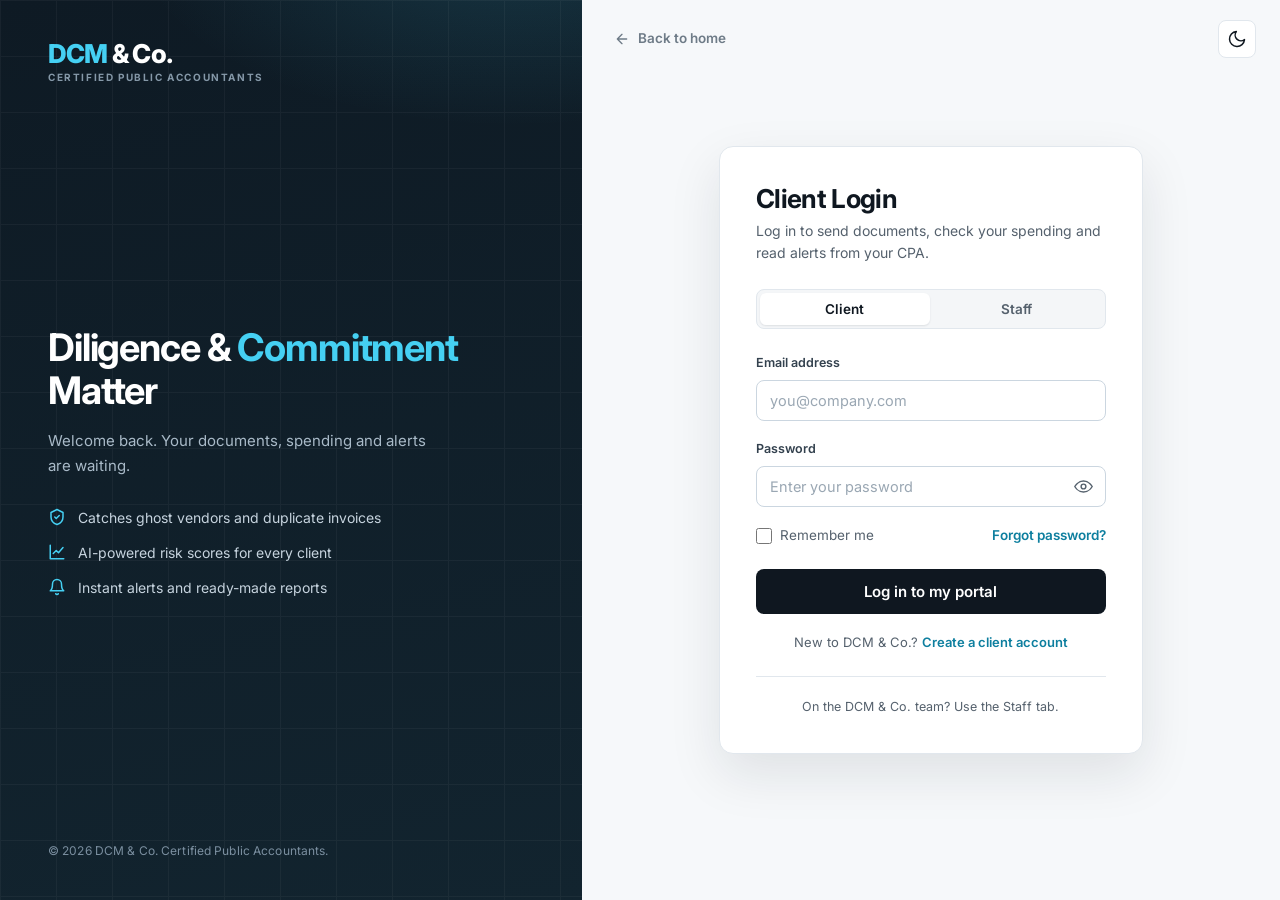
<file: clientside.html>
<!DOCTYPE html>
<html lang="en">
<head>
<meta charset="UTF-8">
<meta name="viewport" content="width=device-width, initial-scale=1.0">
<title>Client Dashboard | DCM & Co.</title>
<link rel="preconnect" href="https://fonts.googleapis.com">
<link rel="preconnect" href="https://fonts.gstatic.com" crossorigin>
<link href="https://fonts.googleapis.com/css2?family=Inter:wght@400;500;600;700;800&display=swap" rel="stylesheet">
<link rel="stylesheet" href="clientside.css">
<script src="Theme.js"></script>
<script>
  // Redirect to login if there is no client session
  (function () {
    var s = null;
    try { s = JSON.parse(sessionStorage.getItem('dcm_session')); } catch (e) {}
    if (!s || s.role !== 'client') window.location.replace('loginpage.html?role=client');
  })();
</script>
</head>
<body>
<a class="skip-link" href="#main">Skip to main content</a>

<!-- Icon set -->
<svg width="0" height="0" style="position:absolute" aria-hidden="true">
  <symbol id="i-home" viewBox="0 0 24 24"><path d="M3 11l9-8 9 8"/><path d="M5 10v10h14V10"/><path d="M10 20v-6h4v6"/></symbol>
  <symbol id="i-upload" viewBox="0 0 24 24"><path d="M12 16V4M7 9l5-5 5 5"/><path d="M4 16v4h16v-4"/></symbol>
  <symbol id="i-wallet" viewBox="0 0 24 24"><path d="M3 7a2 2 0 012-2h13v4"/><path d="M3 7v11a2 2 0 002 2h15V9H5a2 2 0 01-2-2z"/><circle cx="16.5" cy="14.5" r="1"/></symbol>
  <symbol id="i-flag" viewBox="0 0 24 24"><path d="M5 21V4"/><path d="M5 4h12l-2 4 2 4H5"/></symbol>
  <symbol id="i-report" viewBox="0 0 24 24"><path d="M6 2h12v20l-3-2-3 2-3-2-3 2V2z"/><path d="M9 8h6M9 12h6"/></symbol>
  <symbol id="i-message" viewBox="0 0 24 24"><path d="M21 12a8 8 0 01-11.5 7.2L4 20l1-4.5A8 8 0 1121 12z"/></symbol>
  <symbol id="i-settings" viewBox="0 0 24 24"><circle cx="12" cy="12" r="3"/><path d="M19.4 15a1.7 1.7 0 00.3 1.8l.1.1a2 2 0 11-2.8 2.8l-.1-.1a1.7 1.7 0 00-1.8-.3 1.7 1.7 0 00-1 1.5V21a2 2 0 11-4 0v-.1a1.7 1.7 0 00-1.1-1.5 1.7 1.7 0 00-1.8.3l-.1.1a2 2 0 11-2.8-2.8l.1-.1a1.7 1.7 0 00.3-1.8 1.7 1.7 0 00-1.5-1H3a2 2 0 110-4h.1a1.7 1.7 0 001.5-1.1 1.7 1.7 0 00-.3-1.8l-.1-.1a2 2 0 112.8-2.8l.1.1a1.7 1.7 0 001.8.3H9a1.7 1.7 0 001-1.5V3a2 2 0 114 0v.1a1.7 1.7 0 001 1.5 1.7 1.7 0 001.8-.3l.1-.1a2 2 0 112.8 2.8l-.1.1a1.7 1.7 0 00-.3 1.8V9a1.7 1.7 0 001.5 1H21a2 2 0 110 4h-.1a1.7 1.7 0 00-1.5 1z"/></symbol>
  <symbol id="i-logout" viewBox="0 0 24 24"><path d="M9 21H5a2 2 0 01-2-2V5a2 2 0 012-2h4"/><path d="M16 17l5-5-5-5M21 12H9"/></symbol>
  <symbol id="i-search" viewBox="0 0 24 24"><circle cx="11" cy="11" r="7"/><path d="M21 21l-4.3-4.3"/></symbol>
  <symbol id="i-folder" viewBox="0 0 24 24"><path d="M3 7a2 2 0 012-2h4l2 2h8a2 2 0 012 2v9a2 2 0 01-2 2H5a2 2 0 01-2-2V7z"/></symbol>
  <symbol id="i-alert" viewBox="0 0 24 24"><path d="M10.3 3.9L2.4 18a2 2 0 001.7 3h15.8a2 2 0 001.7-3L13.7 3.9a2 2 0 00-3.4 0z"/><path d="M12 9v4M12 17h.01"/></symbol>
  <symbol id="i-menu" viewBox="0 0 24 24"><path d="M4 6h16M4 12h16M4 18h16"/></symbol>
  <symbol id="i-file" viewBox="0 0 24 24"><path d="M14 2H6a2 2 0 00-2 2v16a2 2 0 002 2h12a2 2 0 002-2V8z"/><path d="M14 2v6h6"/></symbol>
  <symbol id="i-x" viewBox="0 0 24 24"><path d="M18 6L6 18M6 6l12 12"/></symbol>
  <symbol id="i-send" viewBox="0 0 24 24"><path d="M22 2L11 13"/><path d="M22 2l-7 20-4-9-9-4 20-7z"/></symbol>
  <symbol id="i-download" viewBox="0 0 24 24"><path d="M12 4v12M7 11l5 5 5-5"/><path d="M4 20h16"/></symbol>
  <symbol id="i-moon" viewBox="0 0 24 24"><path d="M21 12.8A9 9 0 1111.2 3a7 7 0 009.8 9.8z"/></symbol>
  <symbol id="i-sun" viewBox="0 0 24 24"><circle cx="12" cy="12" r="4"/><path d="M12 2v2M12 20v2M4.9 4.9l1.4 1.4M17.7 17.7l1.4 1.4M2 12h2M20 12h2M4.9 19.1l1.4-1.4M17.7 6.3l1.4-1.4"/></symbol>
  <symbol id="i-scan" viewBox="0 0 24 24"><path d="M4 7V5a1 1 0 011-1h2M17 4h2a1 1 0 011 1v2M20 17v2a1 1 0 01-1 1h-2M7 20H5a1 1 0 01-1-1v-2"/><path d="M8 12h8"/></symbol>
  <symbol id="i-plus" viewBox="0 0 24 24"><path d="M12 5v14M5 12h14"/></symbol>
  <symbol id="i-check" viewBox="0 0 24 24"><path d="M20 6L9 17l-5-5"/></symbol>
  <symbol id="i-camera" viewBox="0 0 24 24"><path d="M23 19a2 2 0 01-2 2H3a2 2 0 01-2-2V8a2 2 0 012-2h4l2-3h6l2 3h4a2 2 0 012 2z"/><circle cx="12" cy="13" r="4"/></symbol>
  <symbol id="i-bolt" viewBox="0 0 24 24"><path d="M13 2L3 14h8l-1 8 10-12h-8l1-8z"/></symbol>
  <symbol id="i-image" viewBox="0 0 24 24"><rect x="3" y="3" width="18" height="18" rx="2"/><circle cx="8.5" cy="8.5" r="1.5"/><path d="M21 15l-5-5L5 21"/></symbol>
  <symbol id="i-shield" viewBox="0 0 24 24"><path d="M12 2l8 4v6c0 5-3.5 8.5-8 10-4.5-1.5-8-5-8-10V6l8-4z"/><path d="M9 12l2 2 4-4"/></symbol>
  <symbol id="i-flip" viewBox="0 0 24 24"><path d="M3 12a9 9 0 0115.5-6.2L21 8"/><path d="M21 3v5h-5"/><path d="M21 12a9 9 0 01-15.5 6.2L3 16"/><path d="M3 21v-5h5"/></symbol>
</svg>

<div class="app" id="app">

  <!-- Sidebar -->
  <aside class="sidebar" aria-label="Main navigation">
    <a href="index.html" class="brand" aria-label="DCM & Co. home">
      <span class="brand-name"><span class="c">DCM</span> & Co.</span>
      <span class="brand-sub">Client Portal</span>
    </a>

    <div class="nav-label">Menu</div>
    <ul class="nav-menu grow">
      <li><a href="#dashboard" data-view="dashboard"><svg class="ico"><use href="#i-home"/></svg>Dashboard</a></li>
      <li><a href="#upload" data-view="upload"><svg class="ico"><use href="#i-upload"/></svg>Upload Documents</a></li>
      <li><a href="#spending" data-view="spending"><svg class="ico"><use href="#i-wallet"/></svg>Spending Tracker</a></li>
      <li><a href="#fraud" data-view="fraud"><svg class="ico"><use href="#i-shield"/></svg>Fraud &amp; Anomalies</a></li>
      <li><a href="#reports" data-view="reports"><svg class="ico"><use href="#i-report"/></svg>Financial Reports</a></li>
      <li><a href="#messages" data-view="messages"><svg class="ico"><use href="#i-message"/></svg>Messages</a></li>
    </ul>

    <ul class="nav-menu nav-bottom">
      <li><a href="#settings" data-view="settings"><svg class="ico"><use href="#i-settings"/></svg>Settings</a></li>
      <li><a href="loginpage.html" id="logoutLink"><svg class="ico"><use href="#i-logout"/></svg>Log Out</a></li>
    </ul>
  </aside>
  <div class="scrim" id="scrim"></div>

  <!-- Main -->
  <div class="main">

    <!-- Topbar -->
    <header class="topbar">
      <button class="menu-btn" id="menuBtn" aria-label="Open menu"><svg class="ico"><use href="#i-menu"/></svg></button>
      <label class="search">
        <svg class="ico"><use href="#i-search"/></svg>
        <input type="text" id="searchInput" placeholder="Search receipts, vendors, or reports..." aria-label="Search" autocomplete="off">
      </label>
      <button type="button" class="theme-toggle" data-theme-toggle aria-label="Switch to dark mode" aria-pressed="false" title="Switch to dark mode"><svg class="ico moon"><use href="#i-moon"/></svg><svg class="ico sun"><use href="#i-sun"/></svg></button>
      <div class="user">
        <div class="user-text">
          <strong id="userName">Welcome, Client</strong>
          <span>Client</span>
        </div>
        <div class="avatar" id="userAvatar" aria-hidden="true">C</div>
      </div>
    </header>

    <main class="content" id="main" tabindex="-1">

      <!-- ===================== DASHBOARD ===================== -->
      <div class="view" id="view-dashboard">
        <div class="page-head">
          <div>
            <h1>Your Financial Overview</h1>
            <p>Where your money went, what we still need from you, and anything worth a look.</p>
          </div>
          <span class="chip"><i></i> Sample data</span>
        </div>

        <div class="grid-top">
          <section class="card" aria-labelledby="spend-title">
            <div class="card-head">
              <h3 id="spend-title"><svg class="ico"><use href="#i-wallet"/></svg>Smart Spending Tracker</h3>
              <a href="#spending" class="link">See spending breakdown</a>
            </div>
            <div class="spending">
              <div class="spending-legend" id="spendLegend">
                <div class="legend-row"><span class="name"><span class="dot cyan"></span>Operational</span><span><span class="amt">₱45,000</span><span class="pct">45%</span></span></div>
                <div class="legend-row"><span class="name"><span class="dot warn"></span>Utilities</span><span><span class="amt">₱30,000</span><span class="pct">30%</span></span></div>
                <div class="legend-row"><span class="name"><span class="dot danger"></span>Misc/Other</span><span><span class="amt">₱25,000</span><span class="pct">25%</span></span></div>
              </div>
              <div class="donut" id="spendDonut" role="img" aria-label="Spending split by category">
                <div class="donut-text"><strong id="donutTotal">₱0</strong><span>Total Spend</span></div>
              </div>
            </div>
          </section>

          <section class="card" aria-labelledby="doc-title">
            <div class="card-head">
              <h3 id="doc-title"><svg class="ico"><use href="#i-folder"/></svg>Document Requests</h3>
            </div>
            <div class="doc-list">
              <div class="doc-item"><span>January Receipts</span><span class="badge pending">Pending</span></div>
              <div class="doc-item"><span>Q1 Bank Statements</span><span class="badge verified">Verified</span></div>
              <div class="doc-item"><span>BIR Form 2307</span><span class="badge overdue">Overdue</span></div>
            </div>
            <button type="button" class="btn" data-go="upload"><svg class="ico"><use href="#i-upload"/></svg>Upload the missing files</button>
          </section>
        </div>

        <section class="card" aria-labelledby="tx-title">
          <div class="card-head">
            <h3 id="tx-title">Recent Transactions</h3>
            <a href="#spending" class="link">See all transactions</a>
          </div>
          <div class="table-wrap">
            <table>
              <thead><tr><th>Vendor Name</th><th>Invoice Date</th><th>Category</th><th class="amount">Amount</th><th>Status</th></tr></thead>
              <tbody id="txRecent"></tbody>
            </table>
          </div>
          <div class="empty" hidden>We couldn’t find a match. Try a different word.</div>

          <div class="alert" role="alert">
            <svg class="ico"><use href="#i-alert"/></svg>
            <p><strong>Fraud Alert:</strong> The transaction with <strong>XYZ Trading</strong> has been flagged by your CPA team during their review. The vendor's Tax Identification Number (TIN) appears in transactions for multiple clients, indicating a potential "Ghost Vendor." <a href="#fraud" class="link">Review flagged items</a></p>
          </div>
        </section>
      </div>

      <!-- ===================== UPLOAD ===================== -->
      <div class="view" id="view-upload" hidden>
        <div class="page-head">
          <div>
            <h1>Upload Documents</h1>
            <p>Send your receipts, invoices and statements. Your CPA team will take it from there.</p>
          </div>
        </div>

        <div class="grid-top">
          <section class="card">
            <div class="card-head"><h3><svg class="ico"><use href="#i-upload"/></svg>Send a document</h3></div>

            <div class="field">
              <label for="docType">Document type</label>
              <select class="select" id="docType">
                <option>Receipt</option>
                <option>Invoice</option>
                <option>Bank Statement</option>
                <option>BIR Form</option>
                <option>Other</option>
              </select>
            </div>

            <div class="dropzone" id="dropzone" tabindex="0" role="button" aria-label="Choose files to upload">
              <svg class="ico"><use href="#i-upload"/></svg>
              <strong>Drop files here, or click to browse</strong>
              <span>PDF, JPG or PNG. Up to 10 MB each.</span>
              <input type="file" id="fileInput" multiple accept=".pdf,.jpg,.jpeg,.png" hidden>
            </div>

            <div class="field-error block" id="uploadErr" role="alert" hidden></div>

            <div class="files" id="queue"></div>

            <div class="btn-row">
              <button type="button" class="btn inline" id="submitFiles" disabled>Send to my CPA</button>
              <button type="button" class="btn inline ghost" id="clearFiles" disabled>Remove all</button>
            </div>
          </section>

          <section class="card">
            <div class="card-head"><h3><svg class="ico"><use href="#i-folder"/></svg>What your CPA is waiting for</h3></div>
            <div class="doc-list" style="margin-bottom:0">
              <div class="doc-item"><span>January Receipts</span><span class="badge pending">Pending</span></div>
              <div class="doc-item"><span>Q1 Bank Statements</span><span class="badge verified">Verified</span></div>
              <div class="doc-item"><span>BIR Form 2307</span><span class="badge overdue">Overdue</span></div>
            </div>
          </section>
        </div>

        <section class="card">
          <div class="card-head"><h3>Submitted documents</h3></div>
          <div class="table-wrap">
            <table>
              <thead><tr><th>File</th><th>Type</th><th>Size</th><th>Submitted</th><th>Status</th></tr></thead>
              <tbody id="uploadsBody"></tbody>
            </table>
          </div>
          <div class="empty" id="uploadsEmpty">Nothing sent yet. Upload a document and it will show up here.</div>
        </section>
      </div>

      <!-- ===================== SPENDING ===================== -->
      <div class="view" id="view-spending" hidden>
        <div class="page-head">
          <div>
            <h1>Spending Tracker</h1>
            <p>See where your money goes and how it changes over time.</p>
          </div>
          <span class="chip"><i></i> Sample data</span>
        </div>

        <div class="stats">
          <div class="stat"><small>Total spend</small><strong id="statTotal">₱0</strong><span id="statTotalSub">Nothing recorded yet</span></div>
          <div class="stat"><small>Largest category</small><strong id="statLargest">—</strong><span id="statLargestSub">Add a transaction to see this</span></div>
          <div class="stat"><small>Total transactions</small><strong id="statCount">0</strong><span>Across all categories</span></div>
        </div>

        <section class="card addtx-card" aria-labelledby="addtx-title">
          <div class="card-head">
            <h3 id="addtx-title"><svg class="ico"><use href="#i-plus"/></svg>Add a transaction</h3>
            <div class="seg" role="tablist" aria-label="How to add a transaction">
              <button type="button" class="seg-btn" id="tabManual" role="tab" aria-selected="true" aria-controls="panelManual">Enter manually</button>
              <button type="button" class="seg-btn" id="tabScan" role="tab" aria-selected="false" aria-controls="panelScan">Scan a receipt</button>
            </div>
          </div>

          <div id="panelManual" role="tabpanel" aria-labelledby="tabManual">
            <form novalidate id="txForm" autocomplete="off">
              <div class="form-grid">
                <div class="field">
                  <label for="txVendor">Vendor</label>
                  <input class="input" id="txVendor" type="text" maxlength="60" placeholder="e.g. Meralco" required>
                </div>
                <div class="field">
                  <label for="txAmount">Amount (₱)</label>
                  <input class="input" id="txAmount" type="number" min="0.01" step="0.01" inputmode="decimal" placeholder="0.00" required>
                </div>
                <div class="field">
                  <label for="txDate">Invoice date</label>
                  <input class="input" id="txDate" type="date" required>
                </div>
                <div class="field">
                  <label for="txCat">Category</label>
                  <select class="select" id="txCat">
                    <option>Operational</option>
                    <option>Utilities</option>
                    <option>Misc/Other</option>
                  </select>
                </div>
                <div class="field span2">
                  <label for="txNote">Description <span class="muted small">(optional)</span></label>
                  <input class="input" id="txNote" type="text" maxlength="60" placeholder="e.g. October electricity bill">
                </div>
              </div>
              <div class="btn-row">
                <button type="submit" class="btn inline"><svg class="ico"><use href="#i-plus"/></svg>Add transaction</button>
                <button type="button" class="btn inline ghost" id="txReset">Clear</button>
              </div>
            </form>
          </div>

          <div id="panelScan" role="tabpanel" aria-labelledby="tabScan" hidden>
            <div class="scan-start">
              <button type="button" class="btn inline" data-scan-open><svg class="ico"><use href="#i-camera"/></svg>Open camera</button>
              <p class="muted small">Fit the receipt in the frame and take the photo. We read it and add it to your tracker for you.</p>
            </div>
            <div class="dropzone" id="receiptZone" tabindex="0" role="button" aria-label="Choose a receipt photo to read">
              <svg class="ico"><use href="#i-scan"/></svg>
              <strong>Or drop a receipt photo, or click to browse</strong>
              <span>JPG or PNG. We read the vendor, date and total, then add it to your tracker.</span>
              <input type="file" id="receiptInput" accept="image/*" hidden>
            </div>
            <div class="field-error block" id="receiptErr" role="alert" hidden></div>
            <div class="ocr-status" id="ocrStatus" role="status" aria-live="polite" hidden></div>
            <div class="ocr-result" id="ocrResult" hidden></div>
            <p class="muted small" style="margin-top:14px">The photo is read in your browser and never uploaded.</p>
          </div>
        </section>

        <div class="grid-2">
          <section class="card">
            <div class="card-head"><h3>By category</h3></div>
            <div id="catBars"></div>
          </section>

          <section class="card">
            <div class="card-head"><h3>Monthly spend</h3></div>
            <div class="chart" id="monthChart" role="img" aria-label="Monthly spending, July to October"></div>
          </section>
        </div>

        <section class="card">
          <div class="toolbar">
            <h3 style="font-size:17px">All transactions</h3>
            <select class="select" id="catFilter" aria-label="Filter by category">
              <option value="all">All categories</option>
              <option>Operational</option>
              <option>Utilities</option>
              <option>Misc/Other</option>
            </select>
          </div>
          <div class="table-wrap">
            <table>
              <thead><tr><th>Vendor Name</th><th>Invoice Date</th><th>Category</th><th class="amount">Amount</th><th>Status</th></tr></thead>
              <tbody id="txFull"></tbody>
            </table>
          </div>
          <div class="empty" id="txEmpty" hidden>Nothing fits these filters. Try loosening them.</div>
        </section>
      </div>

      <!-- ===================== FRAUD & ANOMALIES ===================== -->
      <div class="view" id="view-fraud" hidden>
        <div class="page-head">
          <div>
            <h1>Fraud &amp; Anomalies</h1>
            <p>Alerts and anomalies found by your CPA team during their review of your documents.</p>
          </div>
          <span class="chip"><i></i> Alerts from Staff</span>
        </div>

        <div class="flag-list" id="fraudList"></div>
      </div>

      <!-- ===================== REPORTS ===================== -->
      <div class="view" id="view-reports" hidden>
        <div class="page-head">
          <div>
            <h1>Financial Reports</h1>
            <p>Download your reports as CSV files that open in Excel or Google Sheets.</p>
          </div>
          <span class="chip"><i></i> Sample data</span>
        </div>
        <section class="card">
          <div class="table-wrap">
            <table>
              <thead><tr><th>Report</th><th>Period</th><th>Format</th><th></th></tr></thead>
              <tbody>
                <tr class="filterable">
                  <td><div class="report-name"><div class="tile"><svg class="ico"><use href="#i-report"/></svg></div><div><strong>Transactions Report</strong><span>Every transaction with vendor, date, category and status</span></div></div></td>
                  <td>October 2026</td><td>CSV</td>
                  <td><button type="button" class="btn inline sm ghost" data-report="transactions"><svg class="ico"><use href="#i-download"/></svg>Download CSV</button></td>
                </tr>
                <tr class="filterable">
                  <td><div class="report-name"><div class="tile"><svg class="ico"><use href="#i-wallet"/></svg></div><div><strong>Spending Summary</strong><span>Totals and share of spend per category</span></div></div></td>
                  <td>October 2026</td><td>CSV</td>
                  <td><button type="button" class="btn inline sm ghost" data-report="spending"><svg class="ico"><use href="#i-download"/></svg>Download CSV</button></td>
                </tr>
                <tr class="filterable">
                  <td><div class="report-name"><div class="tile"><svg class="ico"><use href="#i-flag"/></svg></div><div><strong>Fraud and Anomaly Report</strong><span>Flagged documents, statement anomalies and the reason for each</span></div></div></td>
                  <td>October 2026</td><td>CSV</td>
                  <td><button type="button" class="btn inline sm ghost" data-report="fraud"><svg class="ico"><use href="#i-download"/></svg>Download CSV</button></td>
                </tr>
              </tbody>
            </table>
          </div>
          <div class="empty" hidden>We couldn’t find a report that matches. Try a different word.</div>
        </section>
      </div>

      <!-- ===================== MESSAGES ===================== -->
      <div class="view" id="view-messages" hidden>
        <div class="page-head">
          <div>
            <h1>Messages</h1>
            <p>Talk to your CPA team about documents and flagged items.</p>
          </div>
        </div>
        <section class="card chat">
          <div class="chat-head">
            <div class="avatar" aria-hidden="true">DC</div>
            <div><strong>Your CPA Team</strong><span>DCM & Co. Certified Public Accountants</span></div>
            <button type="button" class="btn inline sm ghost" id="clearMsgs" style="margin-left:auto" hidden>Clear my messages</button>
          </div>
          <div class="chat-body" id="chatBody" aria-live="polite"></div>
          <form novalidate class="chat-form" id="chatForm" autocomplete="off">
            <input class="input" id="chatInput" type="text" placeholder="Type your message to your CPA team..." aria-label="Message">
            <button type="submit" class="btn inline"><svg class="ico"><use href="#i-send"/></svg>Send</button>
          </form>
        </section>
        <p class="muted small" style="margin-top:12px">Demo: messages are saved in this browser only until a server is connected.</p>
      </div>

      <!-- ===================== SETTINGS ===================== -->
      <div class="view" id="view-settings" hidden>
        <div class="page-head">
          <div>
            <h1>Settings</h1>
            <p>Update your name and choose what we let you know about.</p>
          </div>
        </div>

        <form novalidate id="settingsForm">
          <section class="card settings-card">
            <div class="card-head"><h3>Profile</h3></div>
            <div class="field">
              <label for="setName">Display name</label>
              <input class="input" id="setName" type="text" maxlength="40" required>
            </div>
            <div class="field" style="margin-bottom:0">
              <label for="setEmail">Email</label>
              <input class="input" id="setEmail" type="email" readonly>
            </div>
          </section>

          <section class="card settings-card">
            <div class="card-head"><h3>Notifications</h3></div>
            <div class="pref">
              <div><strong>Fraud alerts</strong><span>Tell me when a transaction is flagged</span></div>
              <label class="switch"><input type="checkbox" id="prefFlag" aria-label="Fraud alerts"><span class="slider"></span></label>
            </div>
            <div class="pref">
              <div><strong>Document reminders</strong><span>Remind me about pending and overdue requests</span></div>
              <label class="switch"><input type="checkbox" id="prefDocs" aria-label="Document reminders"><span class="slider"></span></label>
            </div>
            <div class="pref">
              <div><strong>Weekly summary</strong><span>Send a weekly spending summary</span></div>
              <label class="switch"><input type="checkbox" id="prefWeekly" aria-label="Weekly summary"><span class="slider"></span></label>
            </div>
          </section>

          <button type="submit" class="btn inline">Save my settings</button>
        </form>
      </div>

    </main>
  </div>
</div>

<!-- Receipt camera -->
<div class="scanner" id="scanner" role="dialog" aria-modal="true" aria-label="Scan a document" hidden>
  <video class="scan-video" id="scanVideo" playsinline muted autoplay hidden></video>
  <div class="scan-bg" aria-hidden="true"></div>

  <div class="scan-top">
    <button type="button" class="scan-circle" id="scanClose" aria-label="Close camera"><svg class="ico"><use href="#i-x"/></svg></button>
    <div class="scan-hint" id="scanHint">Snap the receipt</div>
    <button type="button" class="scan-circle" id="scanFlash" aria-label="Toggle flash" aria-pressed="false"><svg class="ico"><use href="#i-bolt"/></svg></button>
  </div>

  <div class="vf-wrap">
    <div class="vf" aria-hidden="true"><i class="tl"></i><i class="tr"></i><i class="bl"></i><i class="br"></i><span class="scan-line"></span></div>
    <p class="scan-msg" id="scanMsg" hidden></p>
  </div>

  <div class="scan-bottom">
    <button type="button" class="scan-circle lg" id="scanGallery" aria-label="Choose a photo from your device"><svg class="ico"><use href="#i-image"/></svg></button>
    <button type="button" class="shutter" id="scanShutter" aria-label="Take photo"><span></span></button>
    <button type="button" class="scan-circle lg" id="scanFlip" aria-label="Switch camera"><svg class="ico"><use href="#i-flip"/></svg></button>
  </div>

  <input type="file" id="scanFile" accept="image/*" hidden>
  <div class="scan-flash-fx" id="scanFx" aria-hidden="true"></div>

  <div class="scan-sheet" id="scanSheet" hidden>
    <div class="sheet-row">
      <div class="scan-thumb" id="scanThumb"><svg class="ico"><use href="#i-scan"/></svg></div>
      <div>
        <h3 id="scanSheetTitle">Photo taken</h3>
        <p id="scanSheetText">We'll read the vendor, date and total, then add it to your tracker.</p>
      </div>
    </div>
    <div class="btn-row">
      <button type="button" class="btn primary" id="scanUse">Read this receipt</button>
      <button type="button" class="btn ghost" id="scanRetake">Retake</button>
    </div>
  </div>
</div>

<div class="toast" id="toast" role="status" aria-live="polite"></div>

<script>
(function () {
  var $ = function (s, r) { return (r || document).querySelector(s); };
  var $$ = function (s, r) { return Array.prototype.slice.call((r || document).querySelectorAll(s)); };

  /* ---------- Storage helpers ---------- */
  var store = {
    get: function (k, d) { try { var v = localStorage.getItem(k); return v ? JSON.parse(v) : d; } catch (e) { return d; } },
    set: function (k, v) { try { localStorage.setItem(k, JSON.stringify(v)); } catch (e) {} }
  };
  var session = null;
  try { session = JSON.parse(sessionStorage.getItem('dcm_session')); } catch (e) {}

  /* ---------- Sample data ---------- */
  var SEED_TX = [
    { id: 's1', vendor: 'ABC Office Supplies', note: 'Office Equipment',  date: 'Oct 15, 2026', cat: 'Operational', amt: 12500, status: 'Cleared', source: 'sample' },
    { id: 's2', vendor: 'Meralco',             note: 'Electricity',       date: 'Oct 12, 2026', cat: 'Utilities',   amt: 8200,  status: 'Cleared', source: 'sample' },
    { id: 's3', vendor: 'XYZ Trading',         note: 'Consulting Services', date: 'Oct 10, 2026', cat: 'Misc/Other', amt: 50000, status: 'Flagged', source: 'sample' },
    { id: 's4', vendor: 'Globe Business',      note: 'Internet & Mobile', date: 'Oct 8, 2026',  cat: 'Utilities',   amt: 3450,  status: 'Cleared', source: 'sample' },
    { id: 's5', vendor: 'National Bookstore',  note: 'Stationery',        date: 'Oct 5, 2026',  cat: 'Operational', amt: 2980,  status: 'Cleared', source: 'sample' }
  ];
  var MONTHS = [
    { m: 'Jul', v: 82000 }, { m: 'Aug', v: 91000 }, { m: 'Sep', v: 76000 }, { m: 'Oct', v: 100000 }
  ];

  /* ---------- Staff Alerts (Simulated from Staff Portal) ---------- */
  var STAFF_ALERTS = [
    {
      id: 'a1',
      vendor: 'XYZ Trading',
      amount: 50000,
      date: 'Oct 10, 2026',
      reason: 'The vendor\'s Tax Identification Number (TIN) appears in transactions for multiple clients, indicating a potential "Ghost Vendor."',
      status: 'Open',
      type: 'Ghost Vendor'
    },
    {
      id: 'a2',
      vendor: 'ABC Office Supplies',
      amount: 12500,
      date: 'Oct 15, 2026',
      reason: 'Duplicate invoice detected. Invoice #INV-2026-004 was already processed on Sep 20, 2026.',
      status: 'Open',
      type: 'Duplicate Invoice'
    }
  ];

  /* ---------- Live transaction list (saved in this browser) ---------- */
  var TX = (function () {
    var saved = store.get('dcm_tx', null);
    return Array.isArray(saved) ? saved : SEED_TX.slice();
  })();
  function saveTx() { store.set('dcm_tx', TX); }
  var CATS = ['Operational', 'Utilities', 'Misc/Other'];
  var CAT_COLOR = { 'Operational': 'cyan', 'Utilities': 'warn', 'Misc/Other': 'danger' };

  function peso(n) { return '₱' + n.toLocaleString('en-US', { minimumFractionDigits: 2, maximumFractionDigits: 2 }); }
  function esc(s) { return String(s).replace(/[&<>"]/g, function (c) { return { '&': '&amp;', '<': '&lt;', '>': '&gt;', '"': '&quot;' }[c]; }); }
  function today() { return new Date().toLocaleDateString('en-US', { month: 'short', day: 'numeric', year: 'numeric' }); }
  function nowStamp() { return new Date().toLocaleString('en-US', { month: 'short', day: 'numeric', hour: 'numeric', minute: '2-digit' }); }
  function fmtSize(b) { return b < 1048576 ? Math.max(1, Math.round(b / 1024)) + ' KB' : (b / 1048576).toFixed(1) + ' MB'; }
  function pad2(n) { return (n < 10 ? '0' : '') + n; }
  function isoToday() { var d = new Date(); return d.getFullYear() + '-' + pad2(d.getMonth() + 1) + '-' + pad2(d.getDate()); }
  function fmtISO(iso) {
    var p = String(iso || '').split('-');
    if (p.length !== 3) return today();
    var d = new Date(+p[0], +p[1] - 1, +p[2]);
    if (isNaN(d.getTime())) return today();
    return d.toLocaleDateString('en-US', { month: 'short', day: 'numeric', year: 'numeric' });
  }
  function pct(part, whole) { return whole > 0 ? Math.round(part / whole * 100) : 0; }
  function catTotals() {
    var map = {};
    CATS.forEach(function (c) { map[c] = 0; });
    TX.forEach(function (t) { map[t.cat] = (map[t.cat] || 0) + (Number(t.amt) || 0); });
    return map;
  }
  function totalSpend() { return TX.reduce(function (s, t) { return s + (Number(t.amt) || 0); }, 0); }

  /* ---------- Toast ---------- */
  var toastEl = $('#toast'), toastTimer;
  function toast(msg, type) {
    toastEl.textContent = msg;
    toastEl.className = 'toast show' + (type === 'error' ? ' error' : '');
    clearTimeout(toastTimer);
    toastTimer = setTimeout(function () { toastEl.className = 'toast'; }, 3200);
  }

  /* ---------- User name / avatar ---------- */
  function defaultName() {
    var base = session && session.email ? session.email.split('@')[0] : 'Client';
    var words = base.split(/[._\-+]+/).filter(Boolean).map(function (w) { return w.charAt(0).toUpperCase() + w.slice(1); });
    return words.length ? words.join(' ') : 'Client';
  }
  function displayName() { return store.get('dcm_name', '') || defaultName(); }
  function updateUser() {
    var name = displayName();
    $('#userName').textContent = 'Welcome, ' + name;
    $('#userAvatar').textContent = name.split(' ').slice(0, 2).map(function (w) { return w.charAt(0).toUpperCase(); }).join('') || 'C';
  }

  /* ---------- Transactions ---------- */
    /* ---------- Transactions ---------- */
  function rowHTML(t) {
    // Check if this transaction has an open alert from the staff
    var activeAlert = STAFF_ALERTS.find(function(a) { 
      return a.status === 'Open' && a.vendor === t.vendor && a.amount === t.amt; 
    });
    
    // If there's an alert, it's flagged. Otherwise, use its normal status.
    var currentStatus = activeAlert ? 'Flagged' : t.status;
    var flag = currentStatus === 'Flagged';
    var mine = t.source !== 'sample';

    return '<tr class="filterable' + (flag ? ' flag-row' : '') + '" data-cat="' + esc(t.cat) + '">' +
      '<td><div class="vendor-name' + (flag ? ' danger' : '') + '">' + esc(t.vendor) + (flag ? ' (Suspicious)' : '') + (t.source === 'scan' ? ' <span class="tag-scan">Scanned</span>' : '') + '</div>' +
      '<div class="vendor-category">' + esc(t.note) + '</div></td>' +
      '<td>' + esc(t.date) + '</td><td>' + esc(t.cat) + '</td>' +
      '<td class="amount">' + peso(t.amt) + '</td>' +
      '<td><span class="badge ' + (flag ? 'flagged' : 'verified') + '">' + esc(currentStatus) + '</span>' +
      (mine ? ' <button type="button" class="icon-btn row-del" data-txdel="' + esc(t.id) + '" aria-label="Delete the ' + esc(t.vendor) + ' transaction" title="Delete this transaction"><svg class="ico"><use href="#i-x"/></svg></button>' : '') +
      '</td></tr>';
  }
  
  function renderTx() {
    $('#txRecent').innerHTML = TX.slice(0, 3).map(rowHTML).join('');
    $('#txFull').innerHTML = TX.map(rowHTML).join('');
    $('#txEmpty').textContent = TX.length ? 'Nothing fits these filters. Try loosening them.' : 'No transactions yet. Add one above and it will show up here.';
  }

  function renderSpending() {
    var map = catTotals(), total = totalSpend();
    var used = CATS.filter(function (c) { return map[c] > 0; }).length;
    var top = CATS.slice().sort(function (a, b) { return map[b] - map[a]; })[0];

    $('#statTotal').textContent = peso(total);
    $('#statTotalSub').textContent = total ? 'Across ' + used + ' ' + (used === 1 ? 'category' : 'categories') : 'Nothing recorded yet';
    $('#statLargest').textContent = map[top] > 0 ? top : '—';
    $('#statLargestSub').textContent = map[top] > 0 ? peso(map[top]) + ' · ' + pct(map[top], total) + '%' : 'Add a transaction to see this';
    $('#statCount').textContent = TX.length;

    $('#catBars').innerHTML = CATS.map(function (c) {
      return '<div class="bar-row"><div class="bar-top"><span>' + esc(c) + '</span><span><b>' + peso(map[c]) + '</b> · ' + pct(map[c], total) + '%</span></div>' +
        '<div class="bar"><i class="' + CAT_COLOR[c] + '" style="width:' + pct(map[c], total) + '%"></i></div></div>';
    }).join('');

    MONTHS[MONTHS.length - 1].v = total;
    renderChart();

    var a = pct(map['Operational'], total), b = pct(map['Utilities'], total);
    var donut = $('#spendDonut');
    donut.style.background = total
      ? 'conic-gradient(var(--cyan) 0 ' + a + '%, var(--warn) ' + a + '% ' + (a + b) + '%, var(--danger) ' + (a + b) + '% 100%)'
      : 'conic-gradient(var(--line) 0 100%)';
    donut.setAttribute('aria-label', 'Spending split: ' + a + '% operational, ' + b + '% utilities, ' + Math.max(0, 100 - a - b) + '% miscellaneous');
    $('#donutTotal').textContent = total >= 1000 ? '₱' + (total / 1000).toFixed(total >= 10000 ? 0 : 1) + 'k' : peso(total);
    $('#spendLegend').innerHTML = CATS.map(function (c) {
      return '<div class="legend-row"><span class="name"><span class="dot ' + CAT_COLOR[c] + '"></span>' + esc(c) + '</span>' +
        '<span><span class="amt">' + peso(map[c]) + '</span><span class="pct">' + pct(map[c], total) + '%</span></span></div>';
    }).join('');
  }

  function renderChart() {
    var max = Math.max.apply(null, MONTHS.map(function (x) { return x.v; })) || 1;
    $('#monthChart').innerHTML = MONTHS.map(function (x, i) {
      return '<div class="col' + (i === MONTHS.length - 1 ? ' cur' : '') + '">' +
        '<span class="v">₱' + Math.round(x.v / 1000) + 'k</span>' +
        '<div class="b" style="height:' + Math.round(x.v / max * 150) + 'px"></div>' +
        '<span class="m">' + x.m + '</span></div>';
    }).join('');
  }

  /* ---------- Fraud & Anomalies (From Staff) ---------- */
  function renderFraud() {
    if (!STAFF_ALERTS.length) {
      $('#fraudList').innerHTML = '<section class="card"><div class="empty">No alerts. Your documents look good.</div></section>';
      return;
    }
    $('#fraudList').innerHTML = STAFF_ALERTS.map(function (a, i) {
      return '<article class="card flag-card">' +
        '<div class="flag-top"><div><h3>' + esc(a.vendor) + '</h3><span class="muted small">' + esc(a.type) + '</span></div>' +
        '<span class="badge ' + (a.status === 'Open' ? 'flagged' : 'verified') + '">' + esc(a.status) + '</span></div>' +
        '<div class="flag-meta"><div>Amount<b>' + peso(a.amount) + '</b></div><div>Invoice date<b>' + esc(a.date) + '</b></div></div>' +
        '<div class="alert" style="margin-top:0"><svg class="ico"><use href="#i-alert"/></svg><p><strong>Why it was flagged:</strong> ' + esc(a.reason) + '</p></div>' +
        '<div class="btn-row"><button type="button" class="btn inline sm" data-ask="' + i + '"><svg class="ico"><use href="#i-message"/></svg>Message my CPA</button></div>' +
        '</article>';
    }).join('');
  }

  function renderAll() { renderTx(); renderSpending(); renderFraud(); applyFilter(); }

  /* ---------- Reports (real CSV downloads) ---------- */
  function csv(rows) {
    return rows.map(function (r) {
      return r.map(function (c) { return '"' + String(c).replace(/"/g, '""') + '"'; }).join(',');
    }).join('\r\n');
  }
  function download(filename, rows) {
    var blob = new Blob(['﻿' + csv(rows)], { type: 'text/csv;charset=utf-8' });
    var url = URL.createObjectURL(blob);
    var a = document.createElement('a');
    a.href = url; a.download = filename;
    document.body.appendChild(a); a.click(); a.remove();
    setTimeout(function () { URL.revokeObjectURL(url); }, 500);
  }
  var REPORTS = {
    transactions: function () {
      return ['dcm-transactions-oct-2026.csv',
        [['Vendor', 'Description', 'Invoice Date', 'Category', 'Amount (PHP)', 'Status']].concat(
          TX.map(function (t) { return [t.vendor, t.note, t.date, t.cat, t.amt.toFixed(2), t.status]; }))];
    },
    spending: function () {
      var map = catTotals(), total = totalSpend();
      return ['dcm-spending-summary-oct-2026.csv',
        [['Category', 'Amount (PHP)', 'Share']].concat(
          CATS.map(function (c) { return [c, map[c].toFixed(2), pct(map[c], total) + '%']; }),
          [['Total', total.toFixed(2), '100%']])];
    },
    fraud: function () {
      var rows = [['Type', 'Item', 'Date', 'Amount (PHP)', 'What we found']];
      STAFF_ALERTS.forEach(function (a) {
        rows.push([a.type, a.vendor, a.date, a.amount.toFixed(2), a.reason]);
      });
      return ['dcm-fraud-anomaly-report-oct-2026.csv', rows];
    }
  };

  /* ---------- Upload ---------- */
  var queue = [];
  var MAX_SIZE = 10 * 1048576;
  var OK_EXT = /\.(pdf|jpe?g|png)$/i;
  var dz = $('#dropzone'), fileInput = $('#fileInput');

  function addFiles(fileList) {
    var problems = [];
    Array.prototype.forEach.call(fileList, function (f) {
      if (!OK_EXT.test(f.name)) { problems.push('\u201c' + f.name + '\u201d isn\u2019t a PDF, JPG or PNG.'); return; }
      if (f.size > MAX_SIZE) { problems.push('\u201c' + f.name + '\u201d is over the 10 MB limit.'); return; }
      var dup = queue.some(function (q) { return q.name === f.name && q.size === f.size; });
      if (!dup) queue.push({ name: f.name, size: f.size });
    });
    showUploadErrors(problems);
    renderQueue();
  }
  function showUploadErrors(list) {
    var el = $('#uploadErr');
    if (!list.length) { el.hidden = true; el.innerHTML = ''; dz.classList.remove('invalid'); return; }
    el.innerHTML = '<strong>' + (list.length === 1 ? 'We couldn\u2019t add 1 file:' : 'We couldn\u2019t add ' + list.length + ' files:') + '</strong><ul>' + list.map(function (m) { return '<li>' + esc(m) + '</li>'; }).join('') + '</ul>';
    el.hidden = false; dz.classList.add('invalid');
  }
  function renderQueue() {
    $('#queue').innerHTML = queue.map(function (f, i) {
      return '<div class="file"><svg class="ico"><use href="#i-file"/></svg><span class="name">' + esc(f.name) + '</span>' +
        '<span class="size">' + fmtSize(f.size) + '</span>' +
        '<button type="button" class="icon-btn" data-remove="' + i + '" aria-label="Remove ' + esc(f.name) + '"><svg class="ico"><use href="#i-x"/></svg></button></div>';
    }).join('');
    $('#submitFiles').disabled = $('#clearFiles').disabled = !queue.length;
  }
  function renderUploads() {
    var rows = store.get('dcm_uploads', []);
    $('#uploadsBody').innerHTML = rows.map(function (r) {
      return '<tr class="filterable"><td><div class="vendor-name">' + esc(r.name) + '</div></td><td>' + esc(r.type) + '</td><td>' + esc(r.size) +
        '</td><td>' + esc(r.date) + '</td><td><span class="badge pending">Pending review</span></td></tr>';
    }).join('');
  }

  dz.addEventListener('click', function () { fileInput.click(); });
  dz.addEventListener('keydown', function (e) { if (e.key === 'Enter' || e.key === ' ') { e.preventDefault(); fileInput.click(); } });
  fileInput.addEventListener('change', function () { addFiles(fileInput.files); fileInput.value = ''; });
  ['dragenter', 'dragover'].forEach(function (ev) {
    dz.addEventListener(ev, function (e) { e.preventDefault(); dz.classList.add('drag'); });
  });
  ['dragleave', 'drop'].forEach(function (ev) {
    dz.addEventListener(ev, function (e) { e.preventDefault(); dz.classList.remove('drag'); });
  });
  dz.addEventListener('drop', function (e) { if (e.dataTransfer) addFiles(e.dataTransfer.files); });

  $('#clearFiles').addEventListener('click', function () { queue = []; renderQueue(); });
  $('#submitFiles').addEventListener('click', function () {
    if (!queue.length) return;
    var type = $('#docType').value, date = today();
    var rows = store.get('dcm_uploads', []);
    queue.slice().reverse().forEach(function (f) {
      rows.unshift({ name: f.name, type: type, size: fmtSize(f.size), date: date });
    });
    store.set('dcm_uploads', rows);
    var n = queue.length;
    queue = [];
    renderQueue(); renderUploads(); applyFilter();
    toast('Sent. Your CPA team will review ' + (n > 1 ? 'these ' + n + ' documents' : 'your document') + '.');
  });

  /* ---------- Add transaction (manual form + receipt OCR) ---------- */
  var txForm = $('#txForm'), txVendor = $('#txVendor'), txAmount = $('#txAmount'),
      txDate = $('#txDate'), txCat = $('#txCat'), txNote = $('#txNote');

  function fieldError(input, msg) {
    var f = input.closest('.field');
    if (!f) return;
    var el = f.querySelector('.field-error');
    if (msg) {
      if (!el) { el = document.createElement('div'); el.className = 'field-error'; el.setAttribute('role', 'alert'); f.appendChild(el); }
      el.textContent = msg;
      input.setAttribute('aria-invalid', 'true');
      f.classList.add('invalid');
    } else {
      if (el) el.remove();
      input.removeAttribute('aria-invalid');
      f.classList.remove('invalid');
    }
  }

  function addTx(data) {
    var t = {
      id: 'tx' + Date.now() + Math.random().toString(36).slice(2, 6),
      vendor: data.vendor,
      note: data.note || '',
      date: data.date,
      cat: data.cat,
      amt: Math.round(data.amt * 100) / 100,
      status: 'Cleared',
      source: data.source || 'manual'
    };
    TX.unshift(t);
    saveTx();
    renderAll();
    return t;
  }

  function resetTxForm() {
    txForm.reset();
    txDate.value = isoToday();
    [txVendor, txAmount, txDate].forEach(function (i) { fieldError(i, ''); });
  }

  function setTab(scan) {
    $('#tabManual').setAttribute('aria-selected', scan ? 'false' : 'true');
    $('#tabScan').setAttribute('aria-selected', scan ? 'true' : 'false');
    $('#panelManual').hidden = !!scan;
    $('#panelScan').hidden = !scan;
  }

  txForm.addEventListener('submit', function (e) {
    e.preventDefault();
    var ok = true;
    if (!txVendor.value.trim()) { fieldError(txVendor, 'Enter the vendor or store name.'); ok = false; } else fieldError(txVendor, '');
    var amt = parseFloat(String(txAmount.value).replace(/,/g, ''));
    if (!txAmount.value.trim() || isNaN(amt) || amt <= 0) { fieldError(txAmount, 'Enter an amount greater than zero.'); ok = false; } else fieldError(txAmount, '');
    if (!txDate.value) { fieldError(txDate, 'Pick the invoice date.'); ok = false; } else fieldError(txDate, '');
    if (!ok) { var bad = txForm.querySelector('[aria-invalid="true"]'); if (bad) bad.focus(); return; }
    var t = addTx({ vendor: txVendor.value.trim(), note: txNote.value.trim(), date: fmtISO(txDate.value), cat: txCat.value, amt: amt });
    resetTxForm();
    toast(t.vendor + ' was added to your spending tracker.');
  });

  $('#txReset').addEventListener('click', resetTxForm);
  $('#tabManual').addEventListener('click', function () { setTab(false); });
  $('#tabScan').addEventListener('click', function () { setTab(true); });

  /* ---------- Receipt OCR (Tesseract.js) ---------- */
  var OCR_SRC = 'https://cdn.jsdelivr.net/npm/tesseract.js@5/dist/tesseract.min.js';
  var ocrLoader = null, ocrBusy = false;
  var receiptZone = $('#receiptZone'), receiptInput = $('#receiptInput');

  function loadOCR() {
    if (window.Tesseract) return Promise.resolve();
    if (ocrLoader) return ocrLoader;
    ocrLoader = new Promise(function (resolve, reject) {
      var s = document.createElement('script');
      s.src = OCR_SRC;
      s.async = true;
      s.onload = function () { if (window.Tesseract) resolve(); else reject(new Error('unavailable')); };
      s.onerror = function () { ocrLoader = null; reject(new Error('offline')); };
      document.head.appendChild(s);
    });
    return ocrLoader;
  }

  function setStatus(msg) {
    var el = $('#ocrStatus');
    if (!msg) { el.hidden = true; el.textContent = ''; return; }
    el.hidden = false;
    el.textContent = msg;
  }

  function receiptErr(msg) {
    var el = $('#receiptErr');
    if (!msg) { el.hidden = true; el.innerHTML = ''; receiptZone.classList.remove('invalid'); return; }
    el.hidden = false;
    el.innerHTML = '<strong>' + esc(msg) + '</strong>';
    receiptZone.classList.add('invalid');
  }

  function pickReceipt(file) {
    if (!file || ocrBusy) return;
    receiptErr('');
    if (!/^image\//.test(file.type) && !/\.(jpe?g|png|webp|bmp)$/i.test(file.name)) {
      receiptErr('That file isn\u2019t a photo. Use a JPG or PNG image of the receipt.');
      return;
    }
    if (file.size > MAX_SIZE) { receiptErr('That photo is over the 10 MB limit. Try a smaller one.'); return; }
    var reader = new FileReader();
    reader.onload = function () { runOCR(String(reader.result)); };
    reader.onerror = function () { receiptErr('We couldn\u2019t open that file. Try another photo.'); };
    reader.readAsDataURL(file);
  }

  function runOCR(dataUrl) {
    ocrBusy = true;
    $('#ocrResult').hidden = true;
    setStatus('Loading the receipt reader\u2026');
    loadOCR().then(function () {
      setStatus('Reading the receipt\u2026');
      return window.Tesseract.recognize(dataUrl, 'eng', {
        logger: function (m) {
          if (m.status === 'recognizing text') setStatus('Reading the receipt\u2026 ' + Math.round((m.progress || 0) * 100) + '%');
        }
      });
    }).then(function (res) {
      handleScan((res && res.data && res.data.text) || '', dataUrl);
    }).catch(function () {
      setStatus('');
      receiptErr(window.Tesseract
        ? 'We couldn\u2019t read that photo. Try a sharper, straight-on shot, or add the transaction manually.'
        : 'The receipt reader needs an internet connection the first time. Add the transaction manually, or try again online.');
    }).then(function () {
      ocrBusy = false;
    });
  }

  function handleScan(text, dataUrl) {
    var read = parseReceipt(text);
    setStatus('');
    if (read.amount > 0) {
      var t = addTx({
        vendor: read.vendor || 'Scanned receipt',
        note: 'Added from a scanned receipt',
        date: fmtISO(read.date),
        cat: read.cat,
        amt: read.amount,
        source: 'scan'
      });
      var el = $('#ocrResult');
      el.innerHTML = '<div class="ocr-thumb"><img src="' + dataUrl + '" alt="The receipt you scanned"></div>' +
        '<div class="ocr-read"><strong><svg class="ico"><use href="#i-check"/></svg>Added to your spending tracker</strong>' +
        '<span>' + esc(t.vendor) + ' \u00b7 ' + esc(t.date) + ' \u00b7 ' + esc(t.cat) + '</span>' +
        '<span class="ocr-amt">' + peso(t.amt) + '</span>' +
        '<div class="btn-row"><button type="button" class="btn inline sm ghost" data-txdel="' + esc(t.id) + '">Remove this entry</button>' +
        '<button type="button" class="btn inline sm" data-scan-again>Scan another receipt</button></div></div>';
      el.hidden = false;
      toast('Scanned ' + peso(t.amt) + ' from ' + t.vendor + ' and added it to your tracker.');
    } else {
      setTab(false);
      txVendor.value = read.vendor || '';
      txDate.value = read.date || isoToday();
      if (read.cat) txCat.value = read.cat;
      txAmount.value = '';
      fieldError(txAmount, 'We couldn\u2019t find the total on that receipt. Type it here.');
      txAmount.focus();
      toast('We couldn\u2019t find the total on that receipt. Check the details and add the amount.', 'error');
    }
  }

  receiptZone.addEventListener('click', function () { receiptInput.click(); });
  receiptZone.addEventListener('keydown', function (e) {
    if (e.key === 'Enter' || e.key === ' ') { e.preventDefault(); receiptInput.click(); }
  });
  receiptInput.addEventListener('change', function () { pickReceipt(receiptInput.files[0]); receiptInput.value = ''; });
  ['dragenter', 'dragover'].forEach(function (ev) {
    receiptZone.addEventListener(ev, function (e) { e.preventDefault(); receiptZone.classList.add('drag'); });
  });
  ['dragleave', 'drop'].forEach(function (ev) {
    receiptZone.addEventListener(ev, function (e) { e.preventDefault(); receiptZone.classList.remove('drag'); });
  });
  receiptZone.addEventListener('drop', function (e) { if (e.dataTransfer) pickReceipt(e.dataTransfer.files[0]); });

  /* ---------- Receipt camera ---------- */
  var scanner = $('#scanner'), scanVideo = $('#scanVideo'), scanMsg = $('#scanMsg'), scanSheet = $('#scanSheet');
  var camStream = null, facing = 'environment', torchOn = false, shotUrl = '', camOpener = null;

  function stopCam() {
    if (camStream) { camStream.getTracks().forEach(function (t) { t.stop(); }); camStream = null; }
    scanVideo.srcObject = null; scanVideo.hidden = true;
  }

  function camFail(text) { stopCam(); scanMsg.textContent = text; scanMsg.hidden = false; }

  function setTorch(on) {
    try {
      var t = camStream && camStream.getVideoTracks()[0];
      if (t && t.applyConstraints) t.applyConstraints({ advanced: [{ torch: on }] }).catch(function () {});
    } catch (e) {}
  }

  function startCam() {
    stopCam(); scanMsg.hidden = true;
    if (!navigator.mediaDevices || !navigator.mediaDevices.getUserMedia) {
      camFail('This browser can\u2019t open the camera here. Use the photo button below instead.');
      return;
    }
    if (!window.isSecureContext) {
      camFail('The camera needs the page opened over http:// or https://. Use the photo button below instead.');
      return;
    }
    navigator.mediaDevices.getUserMedia({ video: { facingMode: { ideal: facing }, width: { ideal: 1920 } }, audio: false }).then(function (stream) {
      if (scanner.hidden) { stream.getTracks().forEach(function (t) { t.stop(); }); return; }
      camStream = stream; scanVideo.srcObject = stream; scanVideo.hidden = false;
      var p = scanVideo.play(); if (p && p.catch) p.catch(function () {});
      if (torchOn) setTorch(true);
    }).catch(function (err) {
      camFail(err && err.name === 'NotAllowedError'
        ? 'Camera access was blocked. Allow it in your browser settings, or use the photo button below.'
        : 'No camera found. Use the photo button below to choose a receipt picture.');
    });
  }

  function openScanner() {
    if (ocrBusy) { toast('Hold on \u2014 we\u2019re still reading the last receipt.'); return; }
    setTab(true);
    camOpener = document.activeElement;
    scanSheet.hidden = true; scanMsg.hidden = true;
    scanner.hidden = false;
    document.documentElement.classList.add('scan-open');
    $('#scanClose').focus();
    startCam();
  }

  function closeScanner() {
    if (scanner.hidden) return;
    scanner.hidden = true; scanSheet.hidden = true;
    document.documentElement.classList.remove('scan-open');
    stopCam(); torchOn = false;
    $('#scanFlash').setAttribute('aria-pressed', 'false'); $('#scanFlash').classList.remove('on');
    var back = camOpener && document.contains(camOpener) ? camOpener : $('#tabScan');
    try { back.focus(); } catch (e) {}
  }

  function showShot(url) {
    shotUrl = url;
    var th = $('#scanThumb');
    th.style.backgroundImage = url ? 'url("' + url + '")' : '';
    th.classList.toggle('has-img', !!url);
    scanSheet.hidden = false;
    try { scanVideo.pause(); } catch (e) {}
    $('#scanUse').focus();
  }

  function shoot() {
    var fx = $('#scanFx'); fx.classList.remove('go'); void fx.offsetWidth; fx.classList.add('go');
    var url = '';
    if (camStream && scanVideo.videoWidth) {
      var w = Math.min(1600, scanVideo.videoWidth), h = Math.round(w * scanVideo.videoHeight / scanVideo.videoWidth);
      var c = document.createElement('canvas'); c.width = w; c.height = h;
      try { c.getContext('2d').drawImage(scanVideo, 0, 0, w, h); url = c.toDataURL('image/jpeg', 0.85); } catch (e) {}
    }
    setTimeout(function () {
      if (!url) { camFail('We couldn\u2019t capture that photo. Try again, or use the photo button below.'); return; }
      showShot(url);
    }, 180);
  }

  document.addEventListener('click', function (e) { if (e.target.closest('[data-scan-open]')) openScanner(); });
  $('#scanClose').addEventListener('click', closeScanner);
  $('#scanFlash').addEventListener('click', function () {
    torchOn = !torchOn;
    this.setAttribute('aria-pressed', torchOn); this.classList.toggle('on', torchOn);
    setTorch(torchOn);
  });
  $('#scanFlip').addEventListener('click', function () {
    facing = facing === 'environment' ? 'user' : 'environment';
    shotUrl = ''; scanSheet.hidden = true;
    startCam();
  });
  $('#scanGallery').addEventListener('click', function () { $('#scanFile').click(); });
  $('#scanFile').addEventListener('change', function () {
    var f = this.files[0]; this.value = '';
    if (!f) return;
    closeScanner();
    pickReceipt(f);
  });
  $('#scanShutter').addEventListener('click', shoot);
  $('#scanRetake').addEventListener('click', function () {
    scanSheet.hidden = true; shotUrl = '';
    try { var p = scanVideo.play(); if (p && p.catch) p.catch(function () {}); } catch (e) {}
    $('#scanShutter').focus();
  });
  $('#scanUse').addEventListener('click', function () {
    if (!shotUrl) { $('#scanShutter').focus(); return; }
    var url = shotUrl;
    closeScanner();
    runOCR(url);
  });
  document.addEventListener('keydown', function (e) { if (e.key === 'Escape' && !scanner.hidden) closeScanner(); });

  /* ---------- Reading a receipt ---------- */
  var MONTH_NUM = { jan: 1, feb: 2, mar: 3, apr: 4, may: 5, jun: 6, jul: 7, aug: 8, sep: 9, oct: 10, nov: 11, dec: 12 };

  function isoOf(y, m, d) {
    var dt = new Date(y, m - 1, d);
    if (isNaN(dt.getTime()) || dt.getMonth() !== m - 1 || dt.getDate() !== d) return '';
    return y + '-' + pad2(m) + '-' + pad2(d);
  }

  function findDate(text) {
    var s = String(text || ''), m;
    m = s.match(/\b(\d{4})[-\/](\d{1,2})[-\/](\d{1,2})\b/);
    if (m) return isoOf(+m[1], +m[2], +m[3]);
    m = s.match(/\b(jan|feb|mar|apr|may|jun|jul|aug|sep|oct|nov|dec)[a-z]*\.?\s+(\d{1,2}),?\s+(\d{4})/i);
    if (m) return isoOf(+m[3], MONTH_NUM[m[1].toLowerCase()], +m[2]);
    m = s.match(/\b(\d{1,2})\s+(jan|feb|mar|apr|may|jun|jul|aug|sep|oct|nov|dec)[a-z]*\.?,?\s+(\d{4})/i);
    if (m) return isoOf(+m[3], MONTH_NUM[m[2].toLowerCase()], +m[1]);
    m = s.match(/\b(\d{1,2})[\/\-](\d{1,2})[\/\-](\d{4}|\d{2})\b/);
    if (m) {
      var a = +m[1], b = +m[2], y = +m[3];
      if (y < 100) y += 2000;
      return a > 12 && b <= 12 ? isoOf(y, b, a) : isoOf(y, a, b);
    }
    return '';
  }

  function moneyOnLine(line) {
    var m = line.match(/(?:grand\s*total|total\s*due|amount\s*due|total\s*amount|total)[^\d]{0,12}((?:\d{1,3}(?:,\d{3})+|\d+)(?:\.\d{1,2})?)/i);
    return m ? parseFloat(m[1].replace(/,/g, '')) : 0;
  }

  function findAmount(text) {
    var bare = String(text || '').replace(/\d{1,4}[\/\-.]\d{1,2}[\/\-.]\d{2,4}/g, ' ').replace(/\d{1,2}:\d{2}(:\d{2})?/g, ' ');
    var lines = bare.split(/\r?\n/).map(function (l) { return l.replace(/\s+/g, ' ').trim(); }).filter(Boolean);

    var best = 0;
    lines.forEach(function (l) {
      if (!/(total|amount\s*due)/i.test(l) || /sub\s*-?\s*total/i.test(l)) return;
      var direct = moneyOnLine(l);
      if (direct >= 1 && direct <= 1e7) { best = Math.max(best, direct); return; }
      var nums = l.match(/(?:\d{1,3}(?:,\d{3})+|\d+)(?:\.\d{1,2})?/g) || [];
      nums.forEach(function (raw) {
        var n = parseFloat(raw.replace(/,/g, ''));
        if (!isNaN(n) && n >= 1 && n <= 1e7) best = Math.max(best, n);
      });
    });
    if (best) return best;

    var decimals = bare.match(/(?:\d{1,3}(?:,\d{3})+|\d+)\.\d{2}\b/g) || [];
    var cands = decimals.map(function (r) { return parseFloat(r.replace(/,/g, '')); })
      .filter(function (n) { return n >= 1 && n <= 1e7; });
    return cands.length ? Math.max.apply(null, cands) : 0;
  }

  function findVendor(text) {
    var skip = /(receipt|invoice|official|sales|thank|welcome|cash|change|vat|tin\b|address|tel|phone|date|time|cashier|or\s*no|invoice\s*no|#\d)/i;
    var lines = String(text || '').split(/\r?\n/).map(function (l) { return l.replace(/\s+/g, ' ').trim(); }).filter(Boolean).slice(0, 8);
    for (var i = 0; i < lines.length; i++) {
      var l = lines[i].replace(/^[^A-Za-z]+/, '').trim();
      if (l.length < 3 || l.length > 48) continue;
      if (!/[A-Za-z]{3,}/.test(l)) continue;
      if (skip.test(l)) continue;
      if (/\d{1,4}[\/\-.]\d{1,2}[\/\-.]\d{2,4}/.test(l)) continue;
      return l;
    }
    return '';
  }

  function guessCat(text) {
    var s = String(text || '').toLowerCase();
    if (/(meralco|electric|kuryente|water|maynilad|internet|globe|pldt|converge|smart|mobile|phone|utilit|bill|gas)/.test(s)) return 'Utilities';
    if (/(office|supplies|stationery|paper|ink|toner|printer|computer|equipment|rent|salary|wage|delivery|transport|fuel|gasoline|repair|maintenance|professional|service)/.test(s)) return 'Operational';
    return 'Misc/Other';
  }

  function parseReceipt(text) {
    return { vendor: findVendor(text), amount: findAmount(text), date: findDate(text), cat: guessCat(text) };
  }

  /* ---------- Messages ---------- */
  var SEED = [{ from: 'them', time: 'Oct 30, 9:12 AM', text: 'Hello! We flagged a transaction with XYZ Trading for review. Could you send us the supporting invoice and a short description of the service?' }];
  function getMsgs() { return store.get('dcm_msgs', SEED); }
  function renderMsgs() {
    var body = $('#chatBody');
    body.innerHTML = getMsgs().map(function (m, i) {
      var del = m.from === 'me'
        ? '<button type="button" class="msg-del" data-del="' + i + '" aria-label="Delete this message"><svg class="ico"><use href="#i-x"/></svg></button>'
        : '';
      return '<div class="msg ' + m.from + '">' + del + esc(m.text) + '<small>' + esc(m.time) + '</small></div>';
    }).join('');
    $('#clearMsgs').hidden = !getMsgs().some(function (m) { return m.from === 'me'; });
    body.scrollTop = body.scrollHeight;
  }
  $('#chatForm').addEventListener('submit', function (e) {
    e.preventDefault();
    var input = $('#chatInput'), text = input.value.trim();
    if (!text) return;
    var msgs = getMsgs();
    msgs.push({ from: 'me', time: nowStamp(), text: text });
    store.set('dcm_msgs', msgs);
    input.value = '';
    renderMsgs();
  });

  /* ---------- Settings ---------- */
  function loadSettings() {
    var prefs = store.get('dcm_prefs', { flag: true, docs: true, weekly: false });
    $('#setName').value = displayName();
    $('#setEmail').value = (session && session.email) || '';
    $('#prefFlag').checked = !!prefs.flag;
    $('#prefDocs').checked = !!prefs.docs;
    $('#prefWeekly').checked = !!prefs.weekly;
  }
  function setNameErr(msg) {
    var inp = $('#setName'), f = inp.closest('.field'), el = f.querySelector('.field-error');
    if (msg) {
      if (!el) { el = document.createElement('div'); el.className = 'field-error'; el.id = 'setNameErr'; el.setAttribute('role', 'alert'); f.appendChild(el); }
      el.textContent = msg; inp.setAttribute('aria-invalid', 'true'); inp.setAttribute('aria-describedby', 'setNameErr'); f.classList.add('invalid');
    } else { if (el) el.remove(); inp.removeAttribute('aria-invalid'); inp.removeAttribute('aria-describedby'); f.classList.remove('invalid'); }
  }
  $('#setName').addEventListener('input', function () { if (this.getAttribute('aria-invalid') && this.value.trim()) setNameErr(''); });
  $('#settingsForm').addEventListener('submit', function (e) {
    e.preventDefault();
    var name = $('#setName').value.trim();
    if (!name) { setNameErr('Enter the name you\u2019d like us to use.'); $('#setName').focus(); return; }
    setNameErr('');
    store.set('dcm_name', name);
    store.set('dcm_prefs', { flag: $('#prefFlag').checked, docs: $('#prefDocs').checked, weekly: $('#prefWeekly').checked });
    updateUser();
    toast('Your settings are saved.');
  });

  /* ---------- Search + category filter ---------- */
  var searchInput = $('#searchInput'), catFilter = $('#catFilter');
  function applyFilter() {
    var q = searchInput.value.trim().toLowerCase();
    var cat = catFilter.value;
    $$('tr.filterable').forEach(function (tr) {
      var okQ = !q || tr.textContent.toLowerCase().indexOf(q) !== -1;
      var okC = !tr.closest('#txFull') || cat === 'all' || tr.dataset.cat === cat;
      tr.hidden = !(okQ && okC);
    });
    $$('.table-wrap').forEach(function (w) {
      var empty = w.nextElementSibling;
      if (empty && empty.classList.contains('empty')) {
        empty.hidden = $$('tbody tr:not([hidden])', w).length > 0;
      }
    });
  }
  searchInput.addEventListener('input', applyFilter);
  catFilter.addEventListener('change', applyFilter);

  /* ---------- Router ---------- */
  var TITLES = { dashboard: 'Dashboard', upload: 'Upload Documents', spending: 'Spending Tracker', fraud: 'Fraud & Anomalies', reports: 'Financial Reports', messages: 'Messages', settings: 'Settings' };
  var app = $('#app');
  var current = null;

  function show(name) {
    if (!TITLES[name]) name = 'dashboard';
    $$('.view').forEach(function (v) { v.hidden = v.id !== 'view-' + name; });
    $$('[data-view]').forEach(function (a) {
      var on = a.dataset.view === name;
      a.classList.toggle('active', on);
      if (on) a.setAttribute('aria-current', 'page'); else a.removeAttribute('aria-current');
    });
    document.title = TITLES[name] + ' | DCM & Co.';
    if (current !== null && current !== name) { searchInput.value = ''; catFilter.value = 'all'; applyFilter(); window.scrollTo(0, 0); }
    current = name;
    app.classList.remove('menu-open');
    if (name === 'messages') renderMsgs();
  }
  function route() { show(location.hash.replace('#', '')); }
  function go(name) { if (location.hash === '#' + name) show(name); else location.hash = name; }

  window.addEventListener('hashchange', route);

  /* ---------- Click handling ---------- */
  document.addEventListener('click', function (e) {
    var t;
    if ((t = e.target.closest('[data-go]'))) { go(t.dataset.go); return; }
    if (e.target.closest('[data-scan-again]')) {
      $('#ocrResult').hidden = true;
      openScanner();
      return;
    }
    if ((t = e.target.closest('[data-txdel]'))) {
      var id = t.dataset.txdel;
      var row = TX.filter(function (x) { return String(x.id) === id; })[0];
      if (!row) return;
      if (!confirm('Delete the ' + row.vendor + ' transaction (' + peso(row.amt) + ')?')) return;
      TX = TX.filter(function (x) { return String(x.id) !== id; });
      saveTx();
      $('#ocrResult').hidden = true;
      renderAll();
      toast('Transaction deleted.');
      return;
    }
    if ((t = e.target.closest('[data-del]'))) {
      var all = getMsgs();
      all.splice(+t.dataset.del, 1);
      store.set('dcm_msgs', all);
      renderMsgs();
      toast('Message deleted.');
      return;
    }
    if (e.target.closest('#clearMsgs')) {
      if (confirm('Delete all of your messages in this chat?')) {
        store.set('dcm_msgs', getMsgs().filter(function (m) { return m.from !== 'me'; }));
        renderMsgs();
        toast('Your messages were cleared.');
      }
      return;
    }
    if ((t = e.target.closest('[data-remove]'))) { queue.splice(+t.dataset.remove, 1); renderQueue(); return; }
    if ((t = e.target.closest('[data-report]'))) {
      var r = REPORTS[t.dataset.report]();
      download(r[0], r[1]);
      toast('Downloaded ' + r[0]);
      return;
    }
    if ((t = e.target.closest('[data-ask]'))) {
      var a = STAFF_ALERTS[+t.dataset.ask];
      go('messages');
      var input = $('#chatInput');
      input.value = 'Hi, I\'d like to follow up on the ' + a.type.toLowerCase() + ' alert for ' + a.vendor + ' (' + peso(a.amount) + ', ' + a.date + '). ';
      input.focus();
    }
  });

  /* ---------- Mobile menu + logout ---------- */
  $('#menuBtn').addEventListener('click', function () { app.classList.add('menu-open'); });
  $('#scrim').addEventListener('click', function () { app.classList.remove('menu-open'); });
  document.addEventListener('keydown', function (e) { if (e.key === 'Escape') app.classList.remove('menu-open'); });
  $('#logoutLink').addEventListener('click', function () {
    try { sessionStorage.removeItem('dcm_session'); } catch (e) {}
  });

  /* ---------- Init ---------- */
  txDate.value = isoToday();
  renderAll(); renderQueue(); renderUploads(); renderMsgs();
  loadSettings(); updateUser();
  route();
})();
</script>
</body>
</html>
</file>
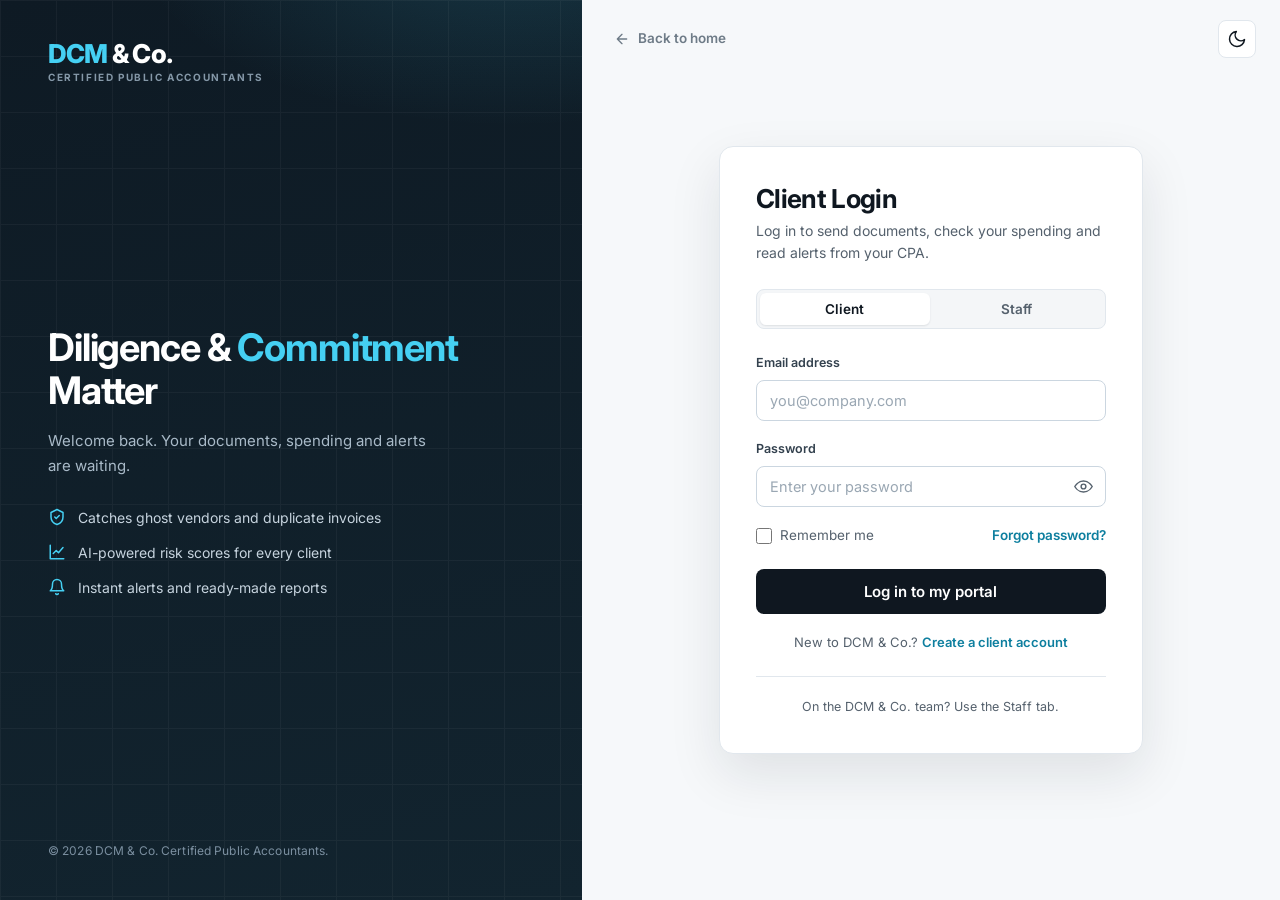
<file: loginpage.html>
<!DOCTYPE html>
<html lang="en">
<head>
<meta charset="UTF-8">
<meta name="viewport" content="width=device-width, initial-scale=1.0">
<title>Login | DCM & Co.</title>
<link rel="preconnect" href="https://fonts.googleapis.com">
<link rel="preconnect" href="https://fonts.gstatic.com" crossorigin>
<link href="https://fonts.googleapis.com/css2?family=Inter:wght@400;500;600;700;800&display=swap" rel="stylesheet">
<link rel="stylesheet" href="login.css">
<script src="Theme.js"></script>
</head>
<body>
<a class="skip-link" href="#main">Skip to main content</a>

<main class="auth" id="main">

  <!-- Brand panel -->
  <aside class="auth-side">
    <a href="index.html" class="brand" aria-label="DCM & Co. home">
      <span class="brand-name"><span class="c">DCM</span> & Co.</span>
      <span class="brand-sub">Certified Public Accountants</span>
    </a>

    <div class="side-copy">
      <h2>Diligence & <span>Commitment</span> Matter</h2>
      <p id="sideSub">Welcome back. Your documents, spending and alerts are waiting.</p>
      <ul class="points">
        <li><svg viewBox="0 0 24 24"><path d="M12 2l8 4v6c0 5-3.5 8.5-8 10-4.5-1.5-8-5-8-10V6l8-4z"/><path d="M9 12l2 2 4-4"/></svg>Catches ghost vendors and duplicate invoices</li>
        <li><svg viewBox="0 0 24 24"><path d="M3 3v18h18"/><path d="M7 14l4-4 3 3 6-7"/></svg>AI-powered risk scores for every client</li>
        <li><svg viewBox="0 0 24 24"><path d="M18 8a6 6 0 10-12 0c0 7-3 9-3 9h18s-3-2-3-9"/><path d="M13.7 21a2 2 0 01-3.4 0"/></svg>Instant alerts and ready-made reports</li>
      </ul>
    </div>

    <div class="side-foot">&copy; 2026 DCM & Co. Certified Public Accountants.</div>
  </aside>

  <!-- Form panel -->
  <section class="auth-main">
    <a href="index.html" class="back">
      <svg viewBox="0 0 24 24"><path d="M19 12H5M12 19l-7-7 7-7"/></svg>Back to home
    </a>
    <button type="button" class="theme-toggle" data-theme-toggle aria-label="Switch to dark mode" aria-pressed="false" title="Switch to dark mode"><svg class="moon" viewBox="0 0 24 24"><path d="M21 12.8A9 9 0 1111.2 3a7 7 0 009.8 9.8z"/></svg><svg class="sun" viewBox="0 0 24 24"><circle cx="12" cy="12" r="4"/><path d="M12 2v2M12 20v2M4.9 4.9l1.4 1.4M17.7 17.7l1.4 1.4M2 12h2M20 12h2M4.9 19.1l1.4-1.4M17.7 6.3l1.4-1.4"/></svg></button>

    <div class="auth-card">
      <h1 id="title" tabindex="-1">Client Login</h1>
      <p class="sub" id="subtitle">Log in to send documents, check your spending and read alerts from your CPA.</p>

      <div class="role-switch" role="tablist" aria-label="Login type">
        <button type="button" role="tab" data-role="client" class="active" aria-selected="true">Client</button>
        <button type="button" role="tab" data-role="staff" aria-selected="false">Staff</button>
      </div>

      <form id="loginForm" novalidate>
        <div class="field" id="idField">
          <label for="identifier" id="idLabel">Email address</label>
          <div class="input-wrap">
            <input type="email" id="identifier" name="identifier" placeholder="you@company.com" autocomplete="username" required>
          </div>
          <div class="field-error" id="idError" role="alert">Enter your email.</div>
        </div>

        <div class="field" id="pwField">
          <label for="password">Password</label>
          <div class="input-wrap has-toggle">
            <input type="password" id="password" name="password" placeholder="Enter your password" autocomplete="current-password" required>
            <button type="button" class="toggle-pw" id="togglePw" data-pw="password" aria-label="Show password">
              <svg viewBox="0 0 24 24"><path d="M1 12s4-7 11-7 11 7 11 7-4 7-11 7S1 12 1 12z"/><circle cx="12" cy="12" r="3"/></svg>
            </button>
          </div>
          <div class="field-error" id="pwError" role="alert">Enter your password to continue.</div>
        </div>

        <div class="row-between">
          <label class="check"><input type="checkbox" name="remember"> Remember me</label>
          <a href="#" class="link tap" id="forgot">Forgot password?</a>
        </div>

        <button type="submit" class="btn-submit" id="submitBtn">Log in to my portal</button>
        <div class="status" id="status" role="status" aria-live="polite"></div>
        <p class="auth-switch" id="signupPrompt">New to DCM &amp; Co.? <a href="#signup" class="link" id="toSignup">Create a client account</a></p>
      </form>

      <form id="signupForm" novalidate hidden>
        <div class="field" id="suNameField">
          <label for="suName">Full name</label>
          <div class="input-wrap">
            <input type="text" id="suName" name="name" placeholder="Maria Santos" autocomplete="name" required>
          </div>
          <div class="field-error" id="suNameError" role="alert">Enter your full name.</div>
        </div>

        <div class="field" id="suEmailField">
          <label for="suEmail">Email address</label>
          <div class="input-wrap">
            <input type="email" id="suEmail" name="email" placeholder="you@company.com" autocomplete="email" required>
          </div>
          <div class="field-error" id="suEmailError" role="alert">Enter your email.</div>
        </div>

        <div class="field" id="suPwField">
          <label for="suPw">Password</label>
          <div class="input-wrap has-toggle">
            <input type="password" id="suPw" name="new-password" placeholder="At least 8 characters" autocomplete="new-password" required>
            <button type="button" class="toggle-pw" data-pw="suPw" aria-label="Show password">
              <svg viewBox="0 0 24 24"><path d="M1 12s4-7 11-7 11 7 11 7-4 7-11 7S1 12 1 12z"/><circle cx="12" cy="12" r="3"/></svg>
            </button>
          </div>
          <p class="hint">At least 8 characters.</p>
          <div class="field-error" id="suPwError" role="alert">Use at least 8 characters.</div>
        </div>

        <div class="field" id="suPw2Field">
          <label for="suPw2">Confirm password</label>
          <div class="input-wrap">
            <input type="password" id="suPw2" name="confirm-password" placeholder="Re-enter your password" autocomplete="new-password" required>
          </div>
          <div class="field-error" id="suPw2Error" role="alert">Your passwords don&rsquo;t match.</div>
        </div>

        <button type="submit" class="btn-submit" id="signupBtn">Create my account</button>
        <div class="status" id="suStatus" role="status" aria-live="polite"></div>
        <p class="auth-switch">Already have an account? <a href="#login" class="link" id="toLogin">Log in</a></p>
      </form>

      <p class="auth-note" id="note">On the DCM &amp; Co. team? Use the Staff tab.</p>
    </div>
  </section>

</main>

<script>
(function () {
  var roles = {
    client: {
      title: 'Client Login',
      sub: 'Log in to send documents, check your spending and read alerts from your CPA.',
      label: 'Email address',
      placeholder: 'you@company.com',
      button: 'Log in to my portal',
      note: 'On the DCM & Co. team? Use the Staff tab.'
    },
    staff: {
      title: 'Staff Login',
      sub: 'Log in to check client risk, review alerts and manage client files.',
      label: 'Staff email',
      placeholder: 'name@dcmco.com',
      button: 'Log in to the staff portal',
      note: 'Are you a client? Use the Client tab.'
    }
  };

  var $ = function (id) { return document.getElementById(id); };
  var tabs = document.querySelectorAll('.role-switch button');
  var form = $('loginForm'), idInput = $('identifier'), pwInput = $('password');
  var status = $('status');
  var current = 'client';
  var mode = 'login';

  var signupForm = $('signupForm'), suName = $('suName'), suEmail = $('suEmail'),
      suPw = $('suPw'), suPw2 = $('suPw2'), suStatus = $('suStatus'), signupBtn = $('signupBtn');
  var roleSwitch = document.querySelector('.role-switch');
  var signupPrompt = $('signupPrompt'); /* <-- ADD THIS LINE */
  var EMAIL_RE = /^[^\s@]+@[^\s@]+\.[^\s@]+$/;
  var ACCOUNTS_KEY = 'dcm_accounts';

  var signupCopy = {
    title: 'Create your client account',
    sub: 'Set up portal access in about a minute. You can upload documents as soon as you are in.',
    side: 'Create your account to upload receipts, track spending and read alerts from your CPA.'
  };

  function setRole(role, updateUrl) {
    if (!roles[role]) role = 'client';
    current = role;
    var r = roles[role];
    $('title').textContent = r.title;
    $('subtitle').textContent = r.sub;
    $('idLabel').textContent = r.label;
    idInput.placeholder = r.placeholder;
    $('submitBtn').textContent = r.button;
    $('note').textContent = r.note;
    document.title = r.title + ' | DCM & Co.';
    tabs.forEach(function (t) {
      var on = t.dataset.role === role;
      t.classList.toggle('active', on);
      t.setAttribute('aria-selected', on);
    });
    hideStatus();
    if (updateUrl && window.history && history.replaceState) {
      history.replaceState(null, '', '?role=' + role);
    }
  }

  function paint(box, type, msg) { box.className = 'status show ' + type; box.textContent = msg; }
  function clearBox(box) { box.className = 'status'; box.textContent = ''; }
  function showStatus(type, msg) { paint(status, type, msg); }
  function hideStatus() { clearBox(status); }

  function setInvalid(fieldId, bad) {
    $(fieldId).classList.toggle('invalid', bad);
    $(fieldId).querySelector('.input-wrap').classList.toggle('invalid', bad);
  }

  function checkEmail() {
    var v = idInput.value.trim(), ok = EMAIL_RE.test(v);
    $('idError').textContent = !v ? 'Enter your email so we know who\u2019s logging in.' : 'That email doesn\u2019t look right. Try something like name@company.com.';
    setInvalid('idField', !ok);
    return ok;
  }
  function checkPw() { var ok = pwInput.value.length > 0; setInvalid('pwField', !ok); return ok; }
  idInput.addEventListener('blur', function (e) { if (e.relatedTarget && e.relatedTarget.closest && e.relatedTarget.closest('button')) return; if (idInput.value.trim()) checkEmail(); });

  tabs.forEach(function (t) {
    t.addEventListener('click', function () { setRole(t.dataset.role, true); });
  });

  var EYE_OPEN = '<path d="M1 12s4-7 11-7 11 7 11 7-4 7-11 7S1 12 1 12z"/><circle cx="12" cy="12" r="3"/>';
  var EYE_SHUT = '<path d="M17.9 17.9A10.9 10.9 0 0112 19C5 19 1 12 1 12a18.5 18.5 0 015.1-5.9M9.9 4.2A10.5 10.5 0 0112 4c7 0 11 8 11 8a18.5 18.5 0 01-2.2 3.2M14.1 14.1a3 3 0 11-4.2-4.2"/><path d="M1 1l22 22"/>';
  Array.prototype.forEach.call(document.querySelectorAll('.toggle-pw'), function (btn) {
    var input = $(btn.dataset.pw);
    if (!input) return;
    btn.addEventListener('click', function () {
      var show = input.type === 'password';
      input.type = show ? 'text' : 'password';
      btn.setAttribute('aria-label', show ? 'Hide password' : 'Show password');
      btn.querySelector('svg').innerHTML = show ? EYE_SHUT : EYE_OPEN;
    });
  });

  $('forgot').addEventListener('click', function (e) {
    e.preventDefault();
    showStatus('info', 'Password reset isn\u2019t available yet. Ask your administrator to reset it for you.');
  });

  form.addEventListener('submit', function (e) {
    e.preventDefault();
    hideStatus();

    var emailOk = checkEmail(), pwOk = checkPw();
    if (!emailOk) { idInput.focus(); return; }
    if (!pwOk) { pwInput.focus(); return; }

    // TODO: replace with a real server check (e.g. fetch('/api/login', { ... })).
    // For now any valid email + password signs the user in (front-end demo only).
    if (current === 'client') {
      try {
        sessionStorage.setItem('dcm_session', JSON.stringify({ role: 'client', email: idInput.value.trim() }));
      } catch (err) {}
      $('submitBtn').disabled = true;
      showStatus('info', 'Taking you to your portal...');
      window.location.href = 'clientside.html';
    } else {
      try {
        sessionStorage.setItem('dcm_session', JSON.stringify({ role: 'staff', email: idInput.value.trim() }));
      } catch (err) {}
      $('submitBtn').disabled = true;
      showStatus('info', 'Taking you to your portal...');
      window.location.href = 'staffside.html';
    }
  });

  idInput.addEventListener('input', function () { if ($('idField').classList.contains('invalid')) checkEmail(); });
  pwInput.addEventListener('input', function () { if (pwInput.value) setInvalid('pwField', false); });

  /* ---------- Create a client account ---------- */
  function accounts() {
    try { return JSON.parse(localStorage.getItem(ACCOUNTS_KEY)) || {}; } catch (err) { return {}; }
  }
  function saveAccounts(list) {
    try { localStorage.setItem(ACCOUNTS_KEY, JSON.stringify(list)); } catch (err) {}
  }

  function setMode(next) {
    mode = next === 'signup' ? 'signup' : 'login';
    var up = mode === 'signup';
    form.hidden = up;
    signupForm.hidden = !up;
    roleSwitch.hidden = up;
    $('note').hidden = up;
    $('title').textContent = up ? signupCopy.title : roles[current].title;
    $('subtitle').textContent = up ? signupCopy.sub : roles[current].sub;
    $('sideSub').textContent = up ? signupCopy.side : 'Welcome back. Your documents, spending and alerts are waiting.';
    document.title = (up ? signupCopy.title : roles[current].title) + ' | DCM & Co.';
    hideStatus();
    clearBox(suStatus);
    $('title').focus();
  }

  function suCheckName() {
    var v = suName.value.trim(), ok = v.length >= 2;
    $('suNameError').textContent = !v ? 'Enter your full name.' : 'That looks too short. Enter your full name.';
    setInvalid('suNameField', !ok);
    return ok;
  }
  function suCheckEmail() {
    var v = suEmail.value.trim(), ok = EMAIL_RE.test(v);
    $('suEmailError').textContent = !v ? 'Enter your email.' : 'That email doesn\u2019t look right. Try name@company.com.';
    setInvalid('suEmailField', !ok);
    return ok;
  }
  function suCheckPw() {
    var ok = suPw.value.length >= 8;
    $('suPwError').textContent = suPw.value ? 'Use at least 8 characters.' : 'Choose a password.';
    setInvalid('suPwField', !ok);
    return ok;
  }
  function suCheckPw2() {
    var ok = suPw2.value.length > 0 && suPw2.value === suPw.value;
    $('suPw2Error').textContent = suPw2.value ? 'Your passwords don\u2019t match.' : 'Re-enter your password.';
    setInvalid('suPw2Field', !ok);
    return ok;
  }

  $('toSignup').addEventListener('click', function (e) { e.preventDefault(); setMode('signup'); });
  $('toLogin').addEventListener('click', function (e) {
    e.preventDefault();
    setRole(current, true);
    setMode('login');
  });

  suName.addEventListener('input', function () { if ($('suNameField').classList.contains('invalid')) suCheckName(); });
  suEmail.addEventListener('input', function () { if ($('suEmailField').classList.contains('invalid')) suCheckEmail(); });
  suPw.addEventListener('input', function () {
    if ($('suPwField').classList.contains('invalid')) suCheckPw();
    if ($('suPw2Field').classList.contains('invalid')) suCheckPw2();
  });
  suPw2.addEventListener('input', function () { if ($('suPw2Field').classList.contains('invalid')) suCheckPw2(); });

  signupForm.addEventListener('submit', function (e) {
    e.preventDefault();
    clearBox(suStatus);

    var nameOk = suCheckName(), emailOk = suCheckEmail(), pwOk = suCheckPw(), pw2Ok = suCheckPw2();
    if (!nameOk) { suName.focus(); return; }
    if (!emailOk) { suEmail.focus(); return; }
    if (!pwOk) { suPw.focus(); return; }
    if (!pw2Ok) { suPw2.focus(); return; }

    var name = suName.value.trim(), email = suEmail.value.trim();
    var list = accounts();
    if (list[email.toLowerCase()]) {
      $('suEmailError').textContent = 'An account already exists for this email. Log in instead.';
      setInvalid('suEmailField', true);
      suEmail.focus();
      return;
    }

    // TODO: send this to a real server (POST /api/signup) and verify the email.
    // This is a front-end demo: no password is stored in the browser.
    list[email.toLowerCase()] = { name: name, email: email, createdAt: new Date().toISOString() };
    saveAccounts(list);

    try {
      localStorage.setItem('dcm_name', name);
      localStorage.setItem('dcm_email', email);
      sessionStorage.setItem('dcm_session', JSON.stringify({ role: 'client', email: email, name: name }));
    } catch (err) {}

    signupBtn.disabled = true;
    paint(suStatus, 'info', 'Account created. Taking you to your portal...');
    window.location.href = 'clientside.html';
  });

  var query = new URLSearchParams(window.location.search);
  setRole(query.get('role') === 'staff' ? 'staff' : 'client', false);
  if (query.get('mode') === 'signup') setMode('signup');
})();
</script>
</body>
</html>
</file>
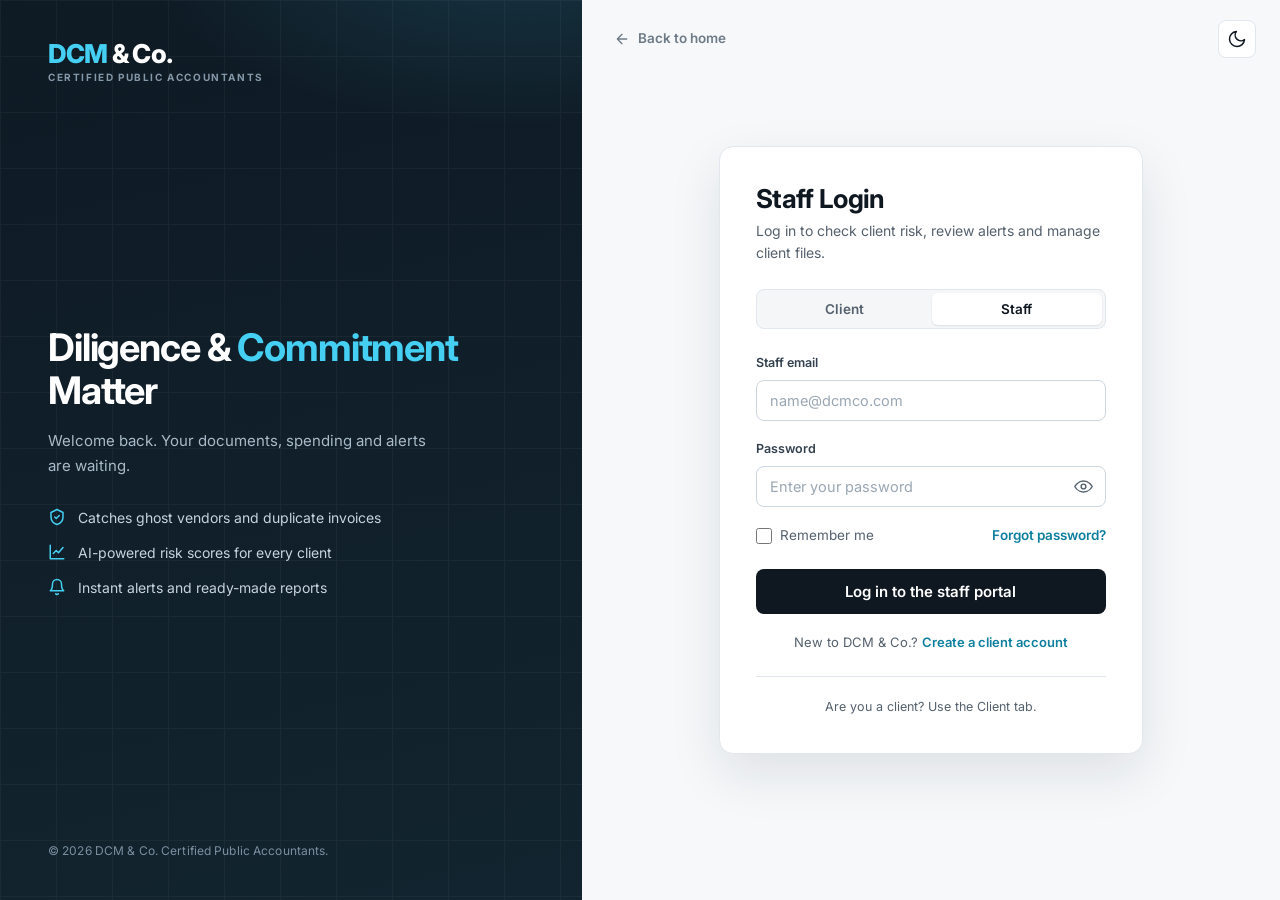
<file: staffside.html>
<!DOCTYPE html>
<html lang="en">
<head>
<meta charset="UTF-8">
<meta name="viewport" content="width=device-width, initial-scale=1.0">
<title>Command Center | DCM & Co.</title>
<link rel="preconnect" href="https://fonts.googleapis.com">
<link rel="preconnect" href="https://fonts.gstatic.com" crossorigin>
<link href="https://fonts.googleapis.com/css2?family=Inter:wght@400;500;600;700;800&display=swap" rel="stylesheet">
<link rel="stylesheet" href="staffside.css">
<script src="Theme.js"></script>
<script>
  // Redirect to login if there is no staff session
  (function () {
    var s = null;
    try { s = JSON.parse(sessionStorage.getItem('dcm_session')); } catch (e) {}
    if (!s || s.role !== 'staff') window.location.replace('loginpage.html?role=staff');
  })();
</script>
</head>
<body>
<a class="skip-link" href="#main">Skip to main content</a>

<!-- Icon set -->
<svg width="0" height="0" style="position:absolute" aria-hidden="true">
  <symbol id="i-pie" viewBox="0 0 24 24"><path d="M21 12a9 9 0 11-9-9v9h9z"/><path d="M15 3.5A9 9 0 0120.5 9H15V3.5z"/></symbol>
  <symbol id="i-users" viewBox="0 0 24 24"><path d="M17 21v-2a4 4 0 00-4-4H5a4 4 0 00-4 4v2"/><circle cx="9" cy="7" r="4"/><path d="M23 21v-2a4 4 0 00-3-3.9M16 3.1a4 4 0 010 7.8"/></symbol>
  <symbol id="i-scan" viewBox="0 0 24 24"><path d="M4 7V5a1 1 0 011-1h2M17 4h2a1 1 0 011 1v2M20 17v2a1 1 0 01-1 1h-2M7 20H5a1 1 0 01-1-1v-2"/><path d="M8 12h8"/></symbol>
  <symbol id="i-alert" viewBox="0 0 24 24"><path d="M10.3 3.9L2.4 18a2 2 0 001.7 3h15.8a2 2 0 001.7-3L13.7 3.9a2 2 0 00-3.4 0z"/><path d="M12 9v4M12 17h.01"/></symbol>
  <symbol id="i-clock" viewBox="0 0 24 24"><circle cx="12" cy="12" r="9"/><path d="M12 7v5l3 2"/></symbol>
  <symbol id="i-file" viewBox="0 0 24 24"><path d="M14 2H6a2 2 0 00-2 2v16a2 2 0 002 2h12a2 2 0 002-2V8z"/><path d="M14 2v6h6"/><path d="M9 13h6M9 17h6"/></symbol>
  <symbol id="i-shield" viewBox="0 0 24 24"><path d="M12 2l8 4v6c0 5-3.5 8.5-8 10-4.5-1.5-8-5-8-10V6l8-4z"/><path d="M9 12l2 2 4-4"/></symbol>
  <symbol id="i-logout" viewBox="0 0 24 24"><path d="M9 21H5a2 2 0 01-2-2V5a2 2 0 012-2h4"/><path d="M16 17l5-5-5-5M21 12H9"/></symbol>
  <symbol id="i-search" viewBox="0 0 24 24"><circle cx="11" cy="11" r="7"/><path d="M21 21l-4.3-4.3"/></symbol>
  <symbol id="i-menu" viewBox="0 0 24 24"><path d="M4 6h16M4 12h16M4 18h16"/></symbol>
  <symbol id="i-folder" viewBox="0 0 24 24"><path d="M3 7a2 2 0 012-2h4l2 2h8a2 2 0 012 2v9a2 2 0 01-2 2H5a2 2 0 01-2-2V7z"/></symbol>
  <symbol id="i-eye" viewBox="0 0 24 24"><path d="M1 12s4-7 11-7 11 7 11 7-4 7-11 7S1 12 1 12z"/><circle cx="12" cy="12" r="3"/></symbol>
  <symbol id="i-cpu" viewBox="0 0 24 24"><rect x="6" y="6" width="12" height="12" rx="2"/><rect x="9.5" y="9.5" width="5" height="5"/><path d="M9 1v3M15 1v3M9 20v3M15 20v3M1 9h3M1 15h3M20 9h3M20 15h3"/></symbol>
  <symbol id="i-sync" viewBox="0 0 24 24"><path d="M21 12a9 9 0 01-15.5 6.2L3 16"/><path d="M3 12a9 9 0 0115.5-6.2L21 8"/><path d="M21 3v5h-5M3 21v-5h5"/></symbol>
  <symbol id="i-copy" viewBox="0 0 24 24"><rect x="9" y="9" width="12" height="12" rx="2"/><path d="M5 15V5a2 2 0 012-2h10"/></symbol>
  <symbol id="i-circle-alert" viewBox="0 0 24 24"><circle cx="12" cy="12" r="9"/><path d="M12 8v5M12 16h.01"/></symbol>
  <symbol id="i-mail" viewBox="0 0 24 24"><rect x="3" y="5" width="18" height="14" rx="2"/><path d="M3 7l9 6 9-6"/></symbol>
  <symbol id="i-plus" viewBox="0 0 24 24"><path d="M12 5v14M5 12h14"/></symbol>
  <symbol id="i-x" viewBox="0 0 24 24"><path d="M18 6L6 18M6 6l12 12"/></symbol>
  <symbol id="i-trash" viewBox="0 0 24 24"><path d="M3 6h18"/><path d="M8 6V4a1 1 0 011-1h6a1 1 0 011 1v2"/><path d="M19 6l-1 14a2 2 0 01-2 2H8a2 2 0 01-2-2L5 6"/></symbol>
  <symbol id="i-download" viewBox="0 0 24 24"><path d="M12 4v12M7 11l5 5 5-5"/><path d="M4 20h16"/></symbol>
  <symbol id="i-check" viewBox="0 0 24 24"><path d="M20 6L9 17l-5-5"/></symbol>
  <symbol id="i-camera" viewBox="0 0 24 24"><path d="M23 19a2 2 0 01-2 2H3a2 2 0 01-2-2V8a2 2 0 012-2h4l2-3h6l2 3h4a2 2 0 012 2z"/><circle cx="12" cy="13" r="4"/></symbol>
  <symbol id="i-bolt" viewBox="0 0 24 24"><path d="M13 2L3 14h8l-1 8 10-12h-8l1-8z"/></symbol>
  <symbol id="i-image" viewBox="0 0 24 24"><rect x="3" y="3" width="18" height="18" rx="2"/><circle cx="8.5" cy="8.5" r="1.5"/><path d="M21 15l-5-5L5 21"/></symbol>
  <symbol id="i-flip" viewBox="0 0 24 24"><path d="M3 12a9 9 0 0115.5-6.2L21 8"/><path d="M21 3v5h-5"/><path d="M21 12a9 9 0 01-15.5 6.2L3 16"/><path d="M3 21v-5h5"/></symbol>
  <symbol id="i-grid" viewBox="0 0 24 24"><rect x="3" y="3" width="7" height="7" rx="1"/><rect x="14" y="3" width="7" height="7" rx="1"/><rect x="3" y="14" width="7" height="7" rx="1"/><rect x="14" y="14" width="7" height="7" rx="1"/></symbol>
  <symbol id="i-list" viewBox="0 0 24 24"><path d="M8 6h13M8 12h13M8 18h13M3 6h.01M3 12h.01M3 18h.01"/></symbol>
  <symbol id="i-upload" viewBox="0 0 24 24"><path d="M12 16V4M7 9l5-5 5 5"/><path d="M4 20h16"/></symbol>
  <symbol id="i-folder-plus" viewBox="0 0 24 24"><path d="M3 7a2 2 0 012-2h4l2 2h8a2 2 0 012 2v9a2 2 0 01-2 2H5a2 2 0 01-2-2V7z"/><path d="M12 11v6M9 14h6"/></symbol>
  <symbol id="i-edit" viewBox="0 0 24 24"><path d="M12 20h9"/><path d="M16.5 3.5a2.1 2.1 0 013 3L7 19l-4 1 1-4z"/></symbol>
  <symbol id="i-chev" viewBox="0 0 24 24"><path d="M9 6l6 6-6 6"/></symbol>
  <symbol id="i-moon" viewBox="0 0 24 24"><path d="M21 12.8A9 9 0 1111.2 3a7 7 0 009.8 9.8z"/></symbol>
  <symbol id="i-sun" viewBox="0 0 24 24"><circle cx="12" cy="12" r="4"/><path d="M12 2v2M12 20v2M4.9 4.9l1.4 1.4M17.7 17.7l1.4 1.4M2 12h2M20 12h2M4.9 19.1l1.4-1.4M17.7 6.3l1.4-1.4"/></symbol>
</svg>

<div class="app" id="app">

  <!-- Sidebar -->
  <aside class="sidebar" aria-label="Main navigation">
    <a href="index.html" class="brand" aria-label="DCM & Co. home">
      <span class="brand-name"><span class="c">DCM</span> & Co.</span>
      <span class="brand-sub">Staff Portal</span>
    </a>

    <div class="nav-label">Menu</div>
    <ul class="nav-menu grow">
      <li><a href="#command" data-view="command"><svg class="ico"><use href="#i-pie"/></svg>Command Center</a></li>
      <li><a href="#clients" data-view="clients"><svg class="ico"><use href="#i-users"/></svg>Client Database</a></li>
      <li><a href="#files" data-view="files"><svg class="ico"><use href="#i-folder"/></svg>Client Files</a></li>
      <li><a href="#receipts" data-view="receipts"><svg class="ico"><use href="#i-scan"/></svg>Receipts</a></li>
      <li><a href="#fraud" data-view="fraud"><svg class="ico"><use href="#i-alert"/></svg>Fraud Analytics<span class="nav-count" id="navAlerts" hidden>0</span></a></li>
      <li><a href="#deadlines" data-view="deadlines"><svg class="ico"><use href="#i-clock"/></svg>Deadline Tracker</a></li>
      <li><a href="#reports" data-view="reports"><svg class="ico"><use href="#i-file"/></svg>Reports</a></li>
    </ul>

    <ul class="nav-menu nav-bottom">
      <li><a href="#settings" data-view="settings"><svg class="ico"><use href="#i-shield"/></svg>Admin Settings</a></li>
      <li><a href="loginpage.html" id="logoutLink"><svg class="ico"><use href="#i-logout"/></svg>Log Out</a></li>
    </ul>
  </aside>
  <div class="scrim" id="scrim"></div>

  <!-- Main -->
  <div class="main">

    <!-- Topbar -->
    <header class="topbar">
      <button class="menu-btn" id="menuBtn" aria-label="Open menu"><svg class="ico"><use href="#i-menu"/></svg></button>
      <label class="search">
        <svg class="ico"><use href="#i-search"/></svg>
        <input type="text" id="searchInput" placeholder="Search Client, TIN, Vendor, or Invoice #..." aria-label="Search" autocomplete="off">
      </label>
      <button type="button" class="theme-toggle" data-theme-toggle aria-label="Switch to dark mode" aria-pressed="false" title="Switch to dark mode"><svg class="ico moon"><use href="#i-moon"/></svg><svg class="ico sun"><use href="#i-sun"/></svg></button>
      <div class="user">
        <div class="user-text">
          <strong id="userName">Welcome, Staff</strong>
          <span>CPA Partner Portal</span>
        </div>
        <div class="avatar" id="userAvatar" aria-hidden="true">S</div>
      </div>
    </header>

    <main class="content" id="main" tabindex="-1">

      <!-- ===================== COMMAND CENTER ===================== -->
      <div class="view" id="view-command">
        <div class="page-head">
          <div>
            <h1>Fraud & Anomaly Command Center</h1>
            <p>What needs your attention today, across all your clients.</p>
          </div>
          <div class="head-actions">
            <span class="scan-info" id="scanInfo">Last scan: never</span>
            <span class="chip"><i></i> Sample data</span>
            <button type="button" class="btn ghost" data-scan-open><svg class="ico"><use href="#i-camera"/></svg>Scan receipt</button>
            <button type="button" class="btn dark" id="runScan"><svg class="ico"><use href="#i-sync"/></svg><span>Check all clients for problems</span></button>
          </div>
        </div>

        <div class="grid-top">
          <section class="card" aria-labelledby="fraud-title">
            <div class="card-head">
              <h3 id="fraud-title"><svg class="ico"><use href="#i-eye"/></svg>Cross-Client Fraud Alerts</h3>
              <span class="count" id="openCount">0 open</span>
            </div>
            <div class="alert-list" id="dashAlerts"></div>
            <div class="btn-row"><a href="#fraud" class="btn sm ghost">View all alerts</a></div>
          </section>

          <section class="card" aria-labelledby="doc-title">
            <div class="card-head">
              <h3 id="doc-title"><svg class="ico"><use href="#i-folder"/></svg>Documents we’re waiting on</h3>
            </div>
            <ul class="doc-list" id="dashDocs"></ul>
            <button type="button" class="btn outline block" id="bulkRemind"><svg class="ico"><use href="#i-mail"/></svg>Remind clients about missing documents</button>
          </section>
        </div>

        <section class="card" aria-labelledby="risk-title">
          <div class="card-head">
            <h3 id="risk-title"><svg class="ico"><use href="#i-cpu"/></svg>Client risk scores (AI analysis)</h3>
            <a href="#clients" class="link">All clients</a>
          </div>
          <div class="table-wrap scope">
            <table>
              <thead><tr><th>Client Name</th><th>Engagement Status</th><th>Anomalies Detected</th><th>Risk Score</th><th>Action</th></tr></thead>
              <tbody id="dashRisk"></tbody>
            </table>
          </div>
          <div class="empty" hidden>We couldn’t find a client that matches. Try a different word.</div>
        </section>
      </div>

      <!-- ===================== CLIENT DATABASE ===================== -->
      <div class="view" id="view-clients" hidden>
        <div class="page-head">
          <div>
            <h1>Client Database</h1>
            <p>All your clients, how risky each one looks, and where each engagement stands.</p>
          </div>
          <div class="head-actions">
            <span class="chip"><i></i> Sample data</span>
            <button type="button" class="btn primary" id="addClientBtn"><svg class="ico"><use href="#i-plus"/></svg>Add client</button>
          </div>
        </div>
        <section class="card">
          <div class="toolbar">
            <h3>All clients</h3>
            <div class="filters">
              <select class="select" id="riskFilter" aria-label="Filter by risk">
                <option value="all">All risk levels</option>
                <option value="high">High risk</option>
                <option value="medium">Medium risk</option>
                <option value="low">Low risk</option>
              </select>
              <select class="select" id="statusFilter" aria-label="Filter by status">
                <option value="all">All statuses</option>
              </select>
            </div>
          </div>
          <div class="table-wrap scope">
            <table>
              <thead><tr><th>Client Name</th><th>Engagement Status</th><th>Anomalies Detected</th><th>Risk Score</th><th>Action</th></tr></thead>
              <tbody id="clientRows"></tbody>
            </table>
          </div>
          <div class="empty" hidden>No clients fit these filters. Try loosening them.</div>
        </section>
      </div>

      <!-- ===================== CLIENT FILES ===================== -->
      <div class="view" id="view-files" hidden>
        <div class="page-head">
          <div>
            <h1>Client Files</h1>
            <p>Keep every client's documents in folders, like a shared drive.</p>
          </div>
          <div class="head-actions">
            <button type="button" class="btn ghost" id="newFolderBtn"><svg class="ico"><use href="#i-folder-plus"/></svg>New folder</button>
            <button type="button" class="btn primary" id="uploadBtn"><svg class="ico"><use href="#i-upload"/></svg>Upload files</button>
            <input type="file" id="fileInput" multiple hidden>
          </div>
        </div>
        <section class="card drive" id="drive">
          <div class="drive-bar">
            <nav class="crumbs" id="crumbs" aria-label="Folder path"></nav>
            <div class="drive-tools">
              <select class="select" id="fileSort" aria-label="Sort files">
                <option value="name">Name</option>
                <option value="new">Newest first</option>
                <option value="size">Largest first</option>
              </select>
              <div class="seg" role="group" aria-label="View">
                <button type="button" data-fview="grid" aria-label="Grid view" title="Grid view"><svg class="ico"><use href="#i-grid"/></svg></button>
                <button type="button" data-fview="list" aria-label="List view" title="List view"><svg class="ico"><use href="#i-list"/></svg></button>
              </div>
            </div>
          </div>
          <div id="driveBody"></div>
          <div class="drop-fx" id="dropFx" hidden><span>Drop files to upload here</span></div>
        </section>
      </div>

      <!-- ===================== RECEIPTS ===================== -->
      <div class="view" id="view-receipts" hidden>
        <div class="page-head">
          <div>
            <h1>Receipts</h1>
            <p>Add a receipt and we’ll check it for duplicates and ghost vendors straight away. Or scan a financial statement to check it for anomalies.</p>
          </div>
          <div class="head-actions">
            <button type="button" class="btn primary" data-scan-open><svg class="ico"><use href="#i-camera"/></svg>Scan receipt</button>
          </div>
        </div>

        <div class="stack">
          <section class="card">
            <div class="card-head"><h3><svg class="ico"><use href="#i-scan"/></svg>Add a receipt</h3></div>
            <form novalidate id="receiptForm" autocomplete="off">
              <div class="form-grid">
                <div class="field"><label for="rClient">Client</label><select class="select" id="rClient"></select></div>
                <div class="field"><label for="rVendor">Vendor name</label><input class="input" id="rVendor" type="text" placeholder="e.g. XYZ Trading" maxlength="80"></div>
                <div class="field"><label for="rTin">Vendor TIN</label><input class="input" id="rTin" type="text" placeholder="123-456-789" maxlength="20"></div>
                <div class="field"><label for="rInvoice">Invoice #</label><input class="input" id="rInvoice" type="text" placeholder="INV-2026-001" maxlength="40"></div>
                <div class="field"><label for="rDate">Invoice date</label><input class="input" id="rDate" type="date"></div>
                <div class="field"><label for="rAmount">Amount (₱)</label><input class="input" id="rAmount" type="number" min="0" step="0.01" placeholder="0.00"></div>
                <div class="field span2"><label for="rFile">Scan or photo (optional)</label><input class="input" id="rFile" type="file" accept=".pdf,.jpg,.jpeg,.png">
                  <div class="scan-chip" id="scanChip" hidden><span class="chip-thumb" id="scanChipThumb"></span><span class="chip-name" id="scanChipName"></span><button type="button" id="scanChipX" aria-label="Remove attached scan"><svg class="ico"><use href="#i-x"/></svg></button></div>
                </div>
              </div>
              <div class="btn-row" style="margin-top:0"><button type="submit" class="btn primary">Save receipt and check it</button></div>
              <p class="muted small" style="margin-top:14px">Type in the details for now. Reading receipts automatically needs a server. We check whatever you enter for duplicates and ghost vendors.</p>
            </form>
          </section>

          <section class="card">
            <div class="card-head"><h3>Receipt register</h3></div>
            <div class="table-wrap scope">
              <table>
                <thead><tr><th>Date</th><th>Client</th><th>Vendor</th><th>Invoice #</th><th class="amount">Amount</th><th>Status</th><th></th></tr></thead>
                <tbody id="receiptRows"></tbody>
              </table>
            </div>
            <div class="empty" hidden>We couldn’t find a receipt that matches. Try a different word.</div>
          </section>
        </div>
      </div>

      <!-- ===================== FRAUD ANALYTICS ===================== -->
      <div class="view" id="view-fraud" hidden>
        <div class="page-head">
          <div>
            <h1>Fraud Analytics</h1>
            <p>Rules catch the cross-client problems. The document model reads inside each receipt and explains what is wrong with it.</p>
          </div>
          <span class="chip"><i></i> Sample data</span>
        </div>

        <div class="tabs" role="tablist" aria-label="Fraud analytics sections">
          <button type="button" class="tab on" role="tab" id="tabAlerts" aria-selected="true" aria-controls="panelAlerts" data-ftab="alerts">Alerts<span class="tab-count" id="tabAlertCount">0</span></button>
          <button type="button" class="tab" role="tab" id="tabCross" aria-selected="false" aria-controls="panelCross" data-ftab="cross" tabindex="-1">Cross-Client Checks<span class="tab-count" id="tabCrossCount" hidden>0</span></button>
          <button type="button" class="tab" role="tab" id="tabForensics" aria-selected="false" aria-controls="panelForensics" data-ftab="forensics" tabindex="-1">Document forensics<span class="tab-count" id="tabFxCount" hidden>0</span></button>
          <button type="button" class="tab" role="tab" id="tabFSA" aria-selected="false" aria-controls="panelFSA" data-ftab="fsa" tabindex="-1">Financial Statement Analytics<span class="tab-count" id="tabFSACount" hidden>0</span></button>
        </div>

        <div class="ftab" id="panelAlerts" role="tabpanel" aria-labelledby="tabAlerts">
        <div class="stats five">
          <div class="stat red"><small>Open alerts</small><strong id="stOpen">0</strong><span>All sources</span></div>
          <div class="stat"><small>Cross-client</small><strong id="stCross">0</strong><span>Ghost vendors + duplicates</span></div>
          <div class="stat red"><small>Document alerts</small><strong id="stFx">0</strong><span>Flagged receipts</span></div>
          <div class="stat amber"><small>Statement alerts</small><strong id="stFsa">0</strong><span>Flagged statements</span></div>
          <div class="stat red"><small>High-risk clients</small><strong id="stHigh">0</strong><span id="stHighNote"></span></div>
        </div>

        <section class="card" style="margin-bottom:22px">
          <div class="toolbar">
            <h3>All alerts</h3>
            <select class="select" id="alertFilter" aria-label="Filter alerts">
              <option value="all">All alerts</option>
              <option value="open">Open</option>
              <option value="review">In review</option>
              <option value="resolved">Resolved</option>
            </select>
          </div>
          <p class="muted small" style="margin:0 0 14px">Combines cross-client checks, document forensics and financial statement analytics.</p>
          <div class="alert-list scope" id="fraudList"></div>
          <div class="empty" hidden>No alerts fit this filter.</div>
        </section>

        <section class="card">
          <div class="card-head"><h3><svg class="ico"><use href="#i-cpu"/></svg>Risk by client</h3></div>
          <div id="riskBars"></div>
        </section>
        </div>

        <!-- Cross-Client Checks -->
        <div class="ftab" id="panelCross" role="tabpanel" aria-labelledby="tabCross" hidden>
          <div class="fx-engine">
            <div class="fx-engine-main">
              <span class="fx-model"><svg class="ico"><use href="#i-users"/></svg>cross-client-v1 · Heuristics</span>
              <p>Scans the receipt register for the same TIN used by different clients (Ghost Vendors) and for invoices that have been submitted more than once (Duplicates).</p>
            </div>
            <button type="button" class="btn dark sm" id="crossRun"><svg class="ico"><use href="#i-sync"/></svg><span>Re-run checks</span></button>
          </div>

          <div class="stats">
            <div class="stat"><small>Receipts checked</small><strong id="crossDocs">0</strong><span>In the register</span></div>
            <div class="stat red"><small>Ghost vendors</small><strong id="crossGhosts">0</strong><span>Vendor TINs across multiple clients</span></div>
            <div class="stat red"><small>Duplicates found</small><strong id="crossDupes">0</strong><span>Same invoice or vendor+amount+date</span></div>
            <div class="stat"><small>Clear receipts</small><strong id="crossClear">0</strong><span>No cross-client issues</span></div>
          </div>

          <section class="card" style="margin-bottom:22px">
            <div class="toolbar">
              <h3>Cross-client findings</h3>
              <div class="filters">
                <select class="select" id="crossFilter" aria-label="Filter cross-client findings">
                  <option value="all">All flagged items</option>
                  <option value="ghost">Ghost vendors only</option>
                  <option value="dup">Duplicates only</option>
                </select>
              </div>
            </div>
            <div class="table-wrap scope">
              <table>
                <thead><tr><th>Document</th><th>Client</th><th>Issue</th><th>Status</th><th></th></tr></thead>
                <tbody id="crossRows"></tbody>
              </table>
            </div>
            <div class="empty" hidden>No cross-client issues fit this filter.</div>
          </section>
        </div>

        <!-- Document forensics (LLM) -->
        <div class="ftab" id="panelForensics" role="tabpanel" aria-labelledby="tabForensics" hidden>
          <div class="fx-engine">
            <div class="fx-engine-main">
              <span class="fx-model"><svg class="ico"><use href="#i-cpu"/></svg>doc-forensics-v2 · LLM</span>
              <p>Reads the vendor name, TIN, dates and totals inside each document, compares them with the register, and explains every flag in plain English. Everything runs on the documents already in this browser.</p>
            </div>
            <button type="button" class="btn dark sm" id="fxRun"><svg class="ico"><use href="#i-sync"/></svg><span>Re-run analysis</span></button>
          </div>

          <div class="stats">
            <div class="stat"><small>Documents analysed</small><strong id="fxDocs">0</strong><span>In the receipt register</span></div>
            <div class="stat red"><small>Flagged for review</small><strong id="fxFlagged">0</strong><span>Authenticity below 70%</span></div>
            <div class="stat amber"><small>Signals found</small><strong id="fxSignals">0</strong><span>Field, template and amount checks</span></div>
            <div class="stat"><small>Shared templates</small><strong id="fxClusters">0</strong><span>Same layout, different TIN</span></div>
          </div>

          <section class="card" style="margin-bottom:22px">
            <div class="toolbar">
              <h3>Document reports</h3>
              <div class="filters">
                <select class="select" id="fxFilter" aria-label="Filter document reports">
                  <option value="all">All documents</option>
                  <option value="flagged">Flagged only</option>
                  <option value="fake">Likely fabricated</option>
                  <option value="clear">Clear</option>
                </select>
              </div>
            </div>
            <div class="table-wrap scope">
              <table>
                <thead><tr><th>Document</th><th>Client</th><th>Fields read</th><th>Signals</th><th>Authenticity</th><th></th></tr></thead>
                <tbody id="fxRows"></tbody>
              </table>
            </div>
            <div class="empty" hidden>No documents fit this filter.</div>
          </section>

          <div class="grid-top">
            <section class="card">
              <div class="card-head">
                <h3><svg class="ico"><use href="#i-grid"/></svg>Leading digits vs Benford</h3>
                <span class="chip"><i></i>Benford’s law</span>
              </div>
              <div class="bf" id="fxBenford"></div>
              <div class="bf-legend"><span><i class="obs"></i>Observed</span><span><i class="exp"></i>Expected</span></div>
              <p class="muted small" style="margin-top:12px">In real ledgers a leading 1 shows up about 30% of the time and a leading 9 under 5%. Digits that break that pattern are worth a second look.</p>
            </section>

            <section class="card">
              <div class="card-head"><h3><svg class="ico"><use href="#i-bolt"/></svg>Amount patterns</h3></div>
              <ul class="fx-list" id="fxAmounts"></ul>
            </section>
          </div>
        </div>

        <!-- Financial Statement Analytics -->
        <div class="ftab" id="panelFSA" role="tabpanel" aria-labelledby="tabFSA" hidden>
          <div class="fx-engine">
            <div class="fx-engine-main">
              <span class="fx-model"><svg class="ico"><use href="#i-cpu"/></svg>fin-analyzer-v1 · LLM</span>
              <p>Analyzes financial statements for anomalies, irregular patterns, and cross-client inconsistencies.</p>
            </div>
            <button type="button" class="btn dark sm" id="fsRun"><svg class="ico"><use href="#i-sync"/></svg><span>Re-run analysis</span></button>
          </div>

          <div class="stats">
            <div class="stat"><small>Statements analyzed</small><strong id="fsDocs">0</strong><span>In the register</span></div>
            <div class="stat red"><small>Anomalies flagged</small><strong id="fsFlagged">0</strong><span>Below threshold</span></div>
            <div class="stat amber"><small>Highest variance</small><strong id="fsVariance">0</strong><span>Largest deviation</span></div>
            <div class="stat"><small>Clean statements</small><strong id="fsClean">0</strong><span>No anomalies detected</span></div>
          </div>

          <section class="card" style="margin-bottom:22px">
            <div class="toolbar">
              <h3>Anomaly reports</h3>
              <div class="filters">
                <select class="select" id="fsFilter" aria-label="Filter anomaly reports">
                  <option value="all">All reports</option>
                  <option value="flagged">Flagged only</option>
                  <option value="fake">Likely fabricated</option>
                  <option value="clear">Clear</option>
                </select>
              </div>
            </div>
            <div class="table-wrap scope">
              <table>
                <thead><tr><th>Statement</th><th>Client</th><th>Anomaly type</th><th>Variance</th><th>Authenticity</th><th></th></tr></thead>
                <tbody id="fsaRows"></tbody>
              </table>
            </div>
            <div class="empty" hidden>No anomalies fit this filter.</div>
          </section>

          <section class="card" id="fsaSummaryCard">
            <div class="card-head">
              <h3><svg class="ico"><use href="#i-file"/></svg>Summary report</h3>
              <button type="button" class="btn sm ghost" id="fsSummaryCsv"><svg class="ico"><use href="#i-download"/></svg>Export summary</button>
            </div>
            <div id="fsaSummary"></div>
          </section>
        </div>
      </div>

      <!-- ===================== DEADLINES ===================== -->
      <div class="view" id="view-deadlines" hidden>
        <div class="page-head">
          <div>
            <h1>Deadline Tracker</h1>
            <p>Keep every client task and filing date on schedule.</p>
          </div>
        </div>

        <div class="stats three">
          <div class="stat"><small>Open tasks</small><strong id="dlOpen">0</strong><span>Not yet done</span></div>
          <div class="stat amber"><small>Due in 7 days</small><strong id="dlSoon">0</strong><span>Coming up</span></div>
          <div class="stat red"><small>Overdue</small><strong id="dlOver">0</strong><span>Past due date</span></div>
        </div>

        <div class="stack">
          <section class="card">
            <div class="card-head"><h3><svg class="ico"><use href="#i-clock"/></svg>Add a deadline</h3></div>
            <form novalidate id="deadlineForm" autocomplete="off">
              <div class="form-grid">
                <div class="field"><label for="dClient">Client</label><select class="select" id="dClient"></select></div>
                <div class="field"><label for="dTask">Task</label><input class="input" id="dTask" type="text" placeholder="e.g. Submit quarterly filing" maxlength="80"></div>
                <div class="field"><label for="dDue">Due date</label><input class="input" id="dDue" type="date"></div>
              </div>
              <div class="btn-row" style="margin-top:0"><button type="submit" class="btn primary"><svg class="ico"><use href="#i-plus"/></svg>Add to deadlines</button></div>
            </form>
          </section>

          <section class="card">
            <div class="toolbar">
              <h3>All deadlines</h3>
              <select class="select" id="deadlineFilter" aria-label="Filter deadlines">
                <option value="all">All</option>
                <option value="open">Open</option>
                <option value="overdue">Overdue</option>
                <option value="done">Done</option>
              </select>
            </div>
            <div class="table-wrap scope">
              <table>
                <thead><tr><th>Task</th><th>Client</th><th>Due date</th><th>Status</th><th></th></tr></thead>
                <tbody id="deadlineRows"></tbody>
              </table>
            </div>
            <div class="empty" hidden>No deadlines fit this filter.</div>
          </section>
        </div>
      </div>

      <!-- ===================== REPORTS ===================== -->
      <div class="view" id="view-reports" hidden>
        <div class="page-head">
          <div>
            <h1>Reports</h1>
            <p>Download firm-wide reports as CSV files that open in Excel or Google Sheets.</p>
          </div>
        </div>
        <section class="card">
          <div class="table-wrap scope">
            <table>
              <thead><tr><th>Report</th><th>Format</th><th></th></tr></thead>
              <tbody>
                <tr class="filterable">
                  <td><div class="report-name"><div class="tile"><svg class="ico"><use href="#i-cpu"/></svg></div><div><strong>Client Risk Report</strong><span>Risk score, level and anomalies for every client</span></div></div></td>
                  <td>CSV</td>
                  <td class="right"><button type="button" class="btn sm ghost" data-report="risk"><svg class="ico"><use href="#i-download"/></svg>Download CSV</button></td>
                </tr>
                <tr class="filterable">
                  <td><div class="report-name"><div class="tile"><svg class="ico"><use href="#i-alert"/></svg></div><div><strong>Fraud and Anomaly Report</strong><span>All alerts with their review status</span></div></div></td>
                  <td>CSV</td>
                  <td class="right"><button type="button" class="btn sm ghost" data-report="fraud"><svg class="ico"><use href="#i-download"/></svg>Download CSV</button></td>
                </tr>
                <tr class="filterable">
                  <td><div class="report-name"><div class="tile"><svg class="ico"><use href="#i-scan"/></svg></div><div><strong>Receipt Register</strong><span>Every recorded receipt with its flags</span></div></div></td>
                  <td>CSV</td>
                  <td class="right"><button type="button" class="btn sm ghost" data-report="receipts"><svg class="ico"><use href="#i-download"/></svg>Download CSV</button></td>
                </tr>
                <tr class="filterable">
                  <td><div class="report-name"><div class="tile"><svg class="ico"><use href="#i-clock"/></svg></div><div><strong>Deadline Schedule</strong><span>Tasks, due dates and status</span></div></div></td>
                  <td>CSV</td>
                  <td class="right"><button type="button" class="btn sm ghost" data-report="deadlines"><svg class="ico"><use href="#i-download"/></svg>Download CSV</button></td>
                </tr>
                <tr class="filterable">
                  <td><div class="report-name"><div class="tile"><svg class="ico"><use href="#i-folder"/></svg></div><div><strong>Document Collection Report</strong><span>Requested documents and their status</span></div></div></td>
                  <td>CSV</td>
                  <td class="right"><button type="button" class="btn sm ghost" data-report="docs"><svg class="ico"><use href="#i-download"/></svg>Download CSV</button></td>
                </tr>
              </tbody>
            </table>
          </div>
          <div class="empty" hidden>We couldn’t find a report that matches. Try a different word.</div>
        </section>
      </div>

      <!-- ===================== ADMIN SETTINGS ===================== -->
      <div class="view" id="view-settings" hidden>
        <div class="page-head">
          <div>
            <h1>Admin Settings</h1>
            <p>Your name, what counts as high risk, and what you’re notified about.</p>
          </div>
        </div>

        <form novalidate id="settingsForm">
          <section class="card settings-card">
            <div class="card-head"><h3>Profile</h3></div>
            <div class="two-col">
              <div class="field"><label for="setName">Display name</label><input class="input" id="setName" type="text" maxlength="40" required></div>
              <div class="field"><label for="setEmail">Email</label><input class="input" id="setEmail" type="email" readonly></div>
            </div>
          </section>

          <section class="card settings-card">
            <div class="card-head"><h3>When a client counts as high risk</h3></div>
            <p class="muted small" style="margin-bottom:16px">A score at or above the High number shows as High risk. At or above the Medium number shows as Medium. Anything lower is Low.</p>
            <div class="two-col">
              <div class="field"><label for="setHigh">High risk starts at (%)</label><input class="input" id="setHigh" type="number" min="2" max="100"></div>
              <div class="field" style="margin-bottom:0"><label for="setMed">Medium risk starts at (%)</label><input class="input" id="setMed" type="number" min="1" max="99"></div>
            </div>
          </section>

          <section class="card settings-card">
            <div class="card-head"><h3>Notifications</h3></div>
            <div class="pref">
              <div><strong>Fraud alerts</strong><span>Tell me when a new alert is found</span></div>
              <label class="switch"><input type="checkbox" id="prefFraud" aria-label="Fraud alerts"><span class="slider"></span></label>
            </div>
            <div class="pref">
              <div><strong>Document reminders</strong><span>Show a reminder for overdue document requests</span></div>
              <label class="switch"><input type="checkbox" id="prefDocs" aria-label="Document reminders"><span class="slider"></span></label>
            </div>
          </section>

          <div class="btn-row" style="margin-top:0">
            <button type="submit" class="btn primary">Save my settings</button>
          </div>
        </form>

        <section class="card settings-card" style="margin-top:22px">
          <div class="card-head"><h3>Demo data</h3></div>
          <p class="muted small" style="margin-bottom:16px">Everything you add here is saved in this browser only. Clear it to go back to the original sample data.</p>
          <button type="button" class="btn danger sm" id="resetDemo">Clear demo data and start over</button>
        </section>
      </div>

    </main>
  </div>
</div>

<!-- Modal -->
<div class="modal" id="modal" hidden>
  <div class="modal-backdrop" data-close></div>
  <div class="dialog" role="dialog" aria-modal="true" aria-labelledby="modalTitle" tabindex="-1">
    <div class="dialog-head">
      <h3 id="modalTitle"></h3>
      <button type="button" class="icon-btn" data-close aria-label="Close"><svg class="ico"><use href="#i-x"/></svg></button>
    </div>
    <div id="modalBody"></div>
  </div>
</div>

<!-- Receipt scanner -->
<div class="scanner" id="scanner" role="dialog" aria-modal="true" aria-label="Scan a document" hidden>
  <video class="scan-video" id="scanVideo" playsinline muted autoplay hidden></video>
  <div class="scan-bg" aria-hidden="true"></div>

  <div class="scan-top">
    <button type="button" class="scan-circle" id="scanClose" aria-label="Close scanner"><svg class="ico"><use href="#i-x"/></svg></button>
    <div class="scan-hint" id="scanHint">Snap a receipt or invoice</div>
    <button type="button" class="scan-circle" id="scanFlash" aria-label="Toggle flash" aria-pressed="false"><svg class="ico"><use href="#i-bolt"/></svg></button>
  </div>

  <div class="scan-mode" role="group" aria-label="What are you scanning?">
    <button type="button" class="scan-mode-btn on" id="scanKindReceipt" aria-pressed="true">Receipt</button>
    <button type="button" class="scan-mode-btn" id="scanKindStatement" aria-pressed="false">Financial statement</button>
  </div>

  <div class="vf-wrap">
    <div class="vf" aria-hidden="true"><i class="tl"></i><i class="tr"></i><i class="bl"></i><i class="br"></i><span class="scan-line"></span></div>
    <p class="scan-msg" id="scanMsg" hidden></p>
  </div>

  <div class="scan-bottom">
    <button type="button" class="scan-circle lg" id="scanGallery" aria-label="Choose a photo from your device"><svg class="ico"><use href="#i-image"/></svg></button>
    <button type="button" class="shutter" id="scanShutter" aria-label="Take photo"><span></span></button>
    <button type="button" class="scan-circle lg" id="scanFlip" aria-label="Switch camera"><svg class="ico"><use href="#i-flip"/></svg></button>
  </div>

  <input type="file" id="scanFile" accept="image/*" hidden>
  <div class="scan-flash-fx" id="scanFx" aria-hidden="true"></div>

  <div class="scan-sheet" id="scanSheet" hidden>
    <div class="sheet-row">
      <div class="thumb" id="scanThumb"><svg class="ico"><use href="#i-scan"/></svg></div>
      <div>
        <h3 id="scanSheetTitle">Photo taken</h3>
        <p id="scanSheetText">Nice shot. Type in the details next, and the photo stays with the receipt.</p>
      </div>
    </div>
    <div class="field" id="scanClientField" hidden>
      <label for="scanClient">Client</label>
      <select class="select" id="scanClient"></select>
    </div>
    <div class="btn-row">
      <button type="button" class="btn primary" id="scanUse">Use this photo</button>
      <button type="button" class="btn ghost" id="scanRetake">Retake</button>
    </div>
  </div>
</div>

<div class="toast" id="toast" role="status" aria-live="polite"></div>

<script>
(function () {
  var $ = function (s, r) { return (r || document).querySelector(s); };
  var $$ = function (s, r) { return Array.prototype.slice.call((r || document).querySelectorAll(s)); };

  /* ---------- Storage ---------- */
  var store = {
    get: function (k, d) { try { var v = localStorage.getItem(k); return v ? JSON.parse(v) : d; } catch (e) { return d; } },
    set: function (k, v) { try { localStorage.setItem(k, JSON.stringify(v)); } catch (e) {} },
    del: function (k) { try { localStorage.removeItem(k); } catch (e) {} }
  };
  var session = null;
  try { session = JSON.parse(sessionStorage.getItem('dcm_session')); } catch (e) {}

  var KEYS = {
    clients: 'dcm_staff_clients', receipts: 'dcm_staff_receipts', docs: 'dcm_staff_docs',
    deadlines: 'dcm_staff_deadlines', alerts: 'dcm_staff_alerts', prefs: 'dcm_staff_prefs', scan: 'dcm_staff_scan', files: 'dcm_staff_files',
    statements: 'dcm_staff_statements'
  };

  /* ---------- Sample data ---------- */
  var STATUSES = ['Awaiting Docs', 'Data Processing', 'Under Review', 'Completed'];
  var TYPES = ['Audit Engagement', 'Tax Preparation', 'Bookkeeping', 'Business Consultancy'];
  var DEF = {
    clients: [
      { id: 'c1', name: 'Diligence Corp.',  type: 'Audit Engagement',     status: 'Data Processing', score: 92, anomalies: '3 Suspicious Vendors',  priority: true },
      { id: 'c2', name: 'Commitment Inc.',  type: 'Tax Preparation',      status: 'Awaiting Docs',   score: 65, anomalies: 'Unusual Expense Spike', priority: true },
      { id: 'c3', name: 'Matter & Co.',     type: 'Business Consultancy', status: 'Completed',       score: 12, anomalies: 'None Detected',         priority: true },
      { id: 'c4', name: 'Client A',         type: 'Bookkeeping',          status: 'Awaiting Docs',   score: 78, anomalies: 'Ghost vendor, duplicate invoice' },
      { id: 'c5', name: 'Client B',         type: 'Bookkeeping',          status: 'Awaiting Docs',   score: 58, anomalies: 'Ghost vendor' },
      { id: 'c6', name: 'Client C',         type: 'Tax Preparation',      status: 'Data Processing', score: 49, anomalies: 'Ghost vendor' },
      { id: 'c7', name: 'Client D',         type: 'Bookkeeping',          status: 'Completed',       score: 41, anomalies: 'Ghost vendor' }
    ],
    receipts: [
      { id: 'r1', client: 'c4', vendor: 'XYZ Trading', tin: '123-456-789', invoice: 'XYZ-0101', date: '2026-10-10', amt: 50000, file: '',
        doc: { name: 'XYZ TRADING CORPORATION', tin: '123-456-789', total: 50000, lines: [42000, 8000], date: '2026-10-10', layout: 'T-07', hash: '' } },
      { id: 'r2', client: 'c5', vendor: 'XYZ Trading', tin: '123-456-789', invoice: 'XT-5521',  date: '2026-10-11', amt: 48500, file: '',
        doc: { name: 'XYZ Trading', tin: '123-456-798', total: 48500, lines: [30000, 18500], date: '2026-10-11', layout: 'T-07', hash: '' } },
      { id: 'r3', client: 'c6', vendor: 'XYZ Trading', tin: '123-456-789', invoice: 'XT-0090',  date: '2026-10-12', amt: 51200, file: '',
        doc: { name: 'XYZ Trading', tin: '123-456-789', total: 51200, lines: [40000, 10000], date: '2026-10-12', layout: 'T-07', hash: '' } },
      { id: 'r4', client: 'c7', vendor: 'XYZ Trading', tin: '123-456-789', invoice: 'XT-0077',  date: '2026-10-13', amt: 49900, file: '',
        doc: { name: 'XYZ Trading', tin: '123-456-789', total: 49900, lines: [49900], date: '2026-09-30', layout: 'T-07', hash: '' } },
      { id: 'r5', client: 'c4', vendor: 'ABC Office Supplies', tin: '456-789-123', invoice: 'INV-2026-004', date: '2026-09-20', amt: 12500, file: '',
        doc: { name: 'ABC Office Supplies', tin: '456-789-123', total: 12500, lines: [12500], date: '2026-09-20', layout: 'T-07', hash: 'a1b2c3' } },
      { id: 'r6', client: 'c4', vendor: 'ABC Office Supplies', tin: '456-789-123', invoice: 'INV-2026-004', date: '2026-10-15', amt: 12500, file: '',
        doc: { name: 'ABC Office Supplies', tin: '456-789-123', total: 12500, lines: [12500], date: '2026-10-15', layout: 'T-07', hash: 'a1b2c3' } },
      { id: 'r7', client: 'c2', vendor: 'Meralco',        tin: '000-111-222', invoice: 'ML-8841', date: '2026-10-12', amt: 8200, file: '',
        doc: { name: 'Meralco', tin: '000-111-222', total: 8200, lines: [7800, 400], date: '2026-10-12', layout: 'T-02', hash: '' } },
      { id: 'r8', client: 'c1', vendor: 'Globe Business', tin: '333-444-555', invoice: 'GB-2210', date: '2026-10-08', amt: 3450, file: '',
        doc: { name: 'Globe Business', tin: '333-444-555', total: 3450, lines: [3000, 450], date: '2026-10-08', layout: 'T-11', hash: '' } }
    ],
    docs: [
      { id: 'q1', client: 'c4', what: 'Q3 Receipts',      status: 'overdue',  note: 'Overdue 3 days', reminded: false },
      { id: 'q2', client: 'c5', what: 'Bank Statement',   status: 'pending',  note: 'Pending',        reminded: false },
      { id: 'q3', client: 'c6', what: 'BIR 2307',         status: 'received', note: 'Received',       reminded: false },
      { id: 'q4', client: 'c7', what: 'January Invoices', status: 'received', note: 'Received',       reminded: false }
    ],
    deadlines: [
      { id: 'd1', client: 'c4', task: 'Collect Q3 receipts',              due: '2026-10-28', done: false },
      { id: 'd2', client: 'c5', task: 'Collect bank statement',           due: '2026-11-05', done: false },
      { id: 'd3', client: 'c2', task: 'Review quarterly tax filing',      due: '2026-11-15', done: false },
      { id: 'd4', client: 'c1', task: 'Plan year-end audit fieldwork',    due: '2026-11-30', done: false },
      { id: 'd5', client: 'c3', task: 'Deliver final consultancy report', due: '2026-10-20', done: true }
    ],
    alerts: {},
    statements: [],
    prefs: { name: '', high: 75, med: 50, nFraud: true, nDocs: true },
    scan: '',
    files: { folders: [], files: [] }
  };
  var S = {};
  function loadAll() {
    Object.keys(DEF).forEach(function (k) { S[k] = store.get(KEYS[k], JSON.parse(JSON.stringify(DEF[k]))); });
    /* receipts saved by an earlier version have no extracted document fields yet */
    (S.receipts || []).forEach(function (r) {
      if (r.doc) return;
      var base = DEF.receipts.filter(function (d) { return d.id === r.id; })[0];
      if (base && base.doc) r.doc = JSON.parse(JSON.stringify(base.doc));
    });
  }
  function save(k) { store.set(KEYS[k], S[k]); }

  /* ---------- Helpers ---------- */
  function esc(s) { return String(s).replace(/[&<>"]/g, function (c) { return { '&': '&amp;', '<': '&lt;', '>': '&gt;', '"': '&quot;' }[c]; }); }
  function peso(n) { return '₱' + Number(n).toLocaleString('en-US', { minimumFractionDigits: 2, maximumFractionDigits: 2 }); }
  function uid() { return 'x' + Date.now().toString(36) + Math.random().toString(36).slice(2, 6); }
  function norm(s) { return String(s).trim().toLowerCase().replace(/\s+/g, ''); }
  function pd(s) { var p = s.split('-'); return new Date(+p[0], +p[1] - 1, +p[2]); }
  function fmtDate(s) { return pd(s).toLocaleDateString('en-US', { month: 'short', day: 'numeric', year: 'numeric' }); }
  function isoToday() { var d = new Date(); return d.getFullYear() + '-' + ('0' + (d.getMonth() + 1)).slice(-2) + '-' + ('0' + d.getDate()).slice(-2); }
  function nowStamp() { return new Date().toLocaleString('en-US', { month: 'short', day: 'numeric', hour: 'numeric', minute: '2-digit' }); }
  function cname(id) { var c = S.clients.filter(function (x) { return x.id === id; })[0]; return c ? c.name : 'Unknown client'; }
  function level(score) { return score >= S.prefs.high ? 'high' : score >= S.prefs.med ? 'medium' : 'low'; }
  var LV = { high: 'High Risk', medium: 'Med Risk', low: 'Low Risk' };
  function riskHTML(score) {
    var l = level(score);
    return '<div class="risk ' + l + '"><div class="risk-label"><span class="risk-dot"></span>' + LV[l] + ' (' + score + '%)</div><div class="meter"><i style="width:' + score + '%"></i></div></div>';
  }
  function ico(id) { return '<svg class="ico"><use href="#i-' + id + '"/></svg>'; }

  /* ---------- Toast ---------- */
  var toastEl = $('#toast'), toastTimer;
  function toast(msg, type) {
    toastEl.textContent = msg;
    toastEl.className = 'toast show' + (type === 'error' ? ' error' : '');
    clearTimeout(toastTimer);
    toastTimer = setTimeout(function () { toastEl.className = 'toast'; }, 3400);
  }

  /* ---------- Fraud analysis (runs on the receipt register) ---------- */
  function analyze() {
    var flags = {}, alerts = [];
    function add(id, r) { flags[id] = flags[id] || []; if (flags[id].indexOf(r) < 0) flags[id].push(r); }

    var tins = {};
    S.receipts.forEach(function (r) {
      var k = norm(r.tin);
      var g = tins[k] || (tins[k] = { vendor: r.vendor, tin: r.tin, clients: [], ids: [] });
      if (g.clients.indexOf(r.client) < 0) g.clients.push(r.client);
      g.ids.push(r.id);
    });
    Object.keys(tins).forEach(function (k) {
      var g = tins[k];
      if (g.clients.length >= 3) {
        g.ids.forEach(function (id) { add(id, 'Ghost vendor'); });
        alerts.push({ id: 'ghost:' + k, type: 'ghost', g: g });
      }
    });

    var seen = [];
    S.receipts.map(function (r, i) { return { r: r, i: i }; })
      .sort(function (a, b) { return a.r.date < b.r.date ? -1 : a.r.date > b.r.date ? 1 : a.i - b.i; })
      .forEach(function (o) {
        var r = o.r;
        var orig = seen.filter(function (s) {
          return s.client === r.client && (norm(s.invoice) === norm(r.invoice) ||
            (norm(s.vendor) === norm(r.vendor) && s.amt === r.amt && s.date === r.date));
        })[0];
        if (orig) { add(r.id, 'Duplicate invoice'); alerts.push({ id: 'dup:' + r.id, type: 'dup', r: r, orig: orig }); }
        seen.push(r);
      });
    return { flags: flags, alerts: alerts };
  }

  function fsaAnalyze(r) {
    var anomalies = [];
    if (r.tin && r.doc && r.doc.tin !== r.tin) {
      anomalies.push('TIN mismatch: doc says ' + r.doc.tin + ', form says ' + r.tin);
    }
    if (r.doc && r.doc.lines) {
      var total = r.doc.lines.reduce(function (a, b) { return a + b; }, 0);
      if (total !== r.amt) {
        anomalies.push('Line items sum to ₱' + total + ', but stated amount is ₱' + r.amt);
      }
    }
    if (r.amt >= 50000 && r.amt % 10000 === 0) {
      anomalies.push('Round-number total ≥ ₱50,000 may need additional approval');
    }
    return anomalies.length > 0 ? anomalies.join('. ') + '.' : '';
  }
  function astatus(a) { return S.alerts[a.id] || 'open'; }

  function alertHTML(a, actions) {
    var st = astatus(a), body, cls = 'alert', reportBtn = '';
    if (a.type === 'ghost') {
      var names = a.g.clients.map(cname).join(', ');
      body = '<h4>' + ico('circle-alert') + '"Ghost Vendor" Detected</h4>' +
        '<p>The vendor <strong>' + esc(a.g.vendor) + '</strong> (TIN: ' + esc(a.g.tin) + ') is appearing across <strong>' + a.g.clients.length + ' different clients</strong>.</p>' +
        '<span class="tagline">Flagged in: ' + esc(names) + '</span>';
    } else if (a.type === 'dup') {
      cls += ' warn';
      body = '<h4>' + ico('copy') + 'Duplicate Invoice Detected</h4>' +
        '<p>Invoice <strong>#' + esc(a.r.invoice) + '</strong> recorded for ' + esc(cname(a.r.client)) + ' matches an earlier invoice from the same client.</p>' +
        '<span class="tagline">Vendor: ' + esc(a.r.vendor) + ' | Amount: ' + peso(a.r.amt) + '</span>';
    } else if (a.type === 'fx') {
      var fx = a.x, fr = fx.r;
      var labels = fx.sigs.map(function (s) { return s.label; });
      cls += fx.score >= 40 ? ' warn' : '';
      body = '<h4>' + ico('file') + 'Document flagged for review</h4>' +
        '<p><strong>' + esc(fr.vendor) + '</strong> (invoice #' + esc(fr.invoice) + ' dated ' + esc(fmtDate(fr.date)) + ') for ' + esc(cname(fr.client)) + ' scored <strong>' + fx.score + '% authenticity</strong> after ' + labels.length + ' signal' + (labels.length === 1 ? '' : 's') + '.</p>' +
        '<span class="tagline">' + esc(labels.slice(0, 3).join(' · ')) + (labels.length > 3 ? ' +' + (labels.length - 3) + ' more' : '') + '</span>';
      reportBtn = '<button type="button" class="btn sm ghost" data-fx="' + esc(fr.id) + '">Open document report</button>';
    } else if (a.type === 'fsa') {
      var sx = a.x, issues = fsaFindings(sx);
      cls += sx.verdict === 'review' ? ' warn' : '';
      body = '<h4>' + ico('file') + 'Financial statement flagged</h4>' +
        '<p><strong>' + esc(fsaStatementName(sx)) + '</strong> for ' + esc(sx.client) + ' scored <strong>' + (parseFloat(sx.authenticity) || 0) + '% authenticity</strong> with ' + issues.length + ' finding' + (issues.length === 1 ? '' : 's') + '.</p>' +
        '<span class="tagline">' + esc(issues.slice(0, 3).join(' · ')) + (issues.length > 3 ? ' +' + (issues.length - 3) + ' more' : '') + '</span>';
      reportBtn = '<button type="button" class="btn sm ghost" data-fsa-report="' + esc(sx.id) + '">Open statement report</button>';
    }
    if (st === 'resolved') cls += ' resolved';
    var foot = '';
    if (actions) {
      var badge = st === 'resolved' ? '<span class="badge received">Resolved</span>' : st === 'review' ? '<span class="badge pending">In review</span>' : '<span class="badge overdue">Open</span>';
      var id = esc(a.id), btns = '';
      if (st === 'open') btns = '<button type="button" class="btn sm ghost" data-alert="' + id + '" data-act="review">Start reviewing</button><button type="button" class="btn sm dark" data-alert="' + id + '" data-act="resolve">Mark as resolved</button>';
      if (st === 'review') btns = '<button type="button" class="btn sm dark" data-alert="' + id + '" data-act="resolve">Mark as resolved</button><button type="button" class="btn sm ghost" data-alert="' + id + '" data-act="reopen">Reopen</button>';
      if (st === 'resolved') btns = '<button type="button" class="btn sm ghost" data-alert="' + id + '" data-act="reopen">Reopen</button>';
      foot = '<div class="alert-actions">' + badge + reportBtn + btns + '</div>';
    }
    return '<div class="' + cls + (actions ? ' filterable' : '') + '" data-status="' + st + '">' + body + foot + '</div>';
  }

  /* ---------- Render: dashboard ---------- */
  function renderDashboard() {
    var active = allAlerts().filter(function (a) { return astatus(a) !== 'resolved'; });
    $('#openCount').textContent = active.length + ' open';
    $('#dashAlerts').innerHTML = active.length
      ? active.slice(0, 3).map(function (a) { return alertHTML(a, false); }).join('')
      : '<div class="empty">No open alerts. Nothing needs your attention right now.</div>';

    $('#dashDocs').innerHTML = S.docs.map(function (d) {
      var cls = d.status === 'overdue' ? 'overdue' : d.status === 'pending' ? 'pending' : 'received';
      var extra = d.status !== 'received'
        ? (d.reminded ? '<span class="sent">Reminder sent</span>' : '') +
          '<button type="button" class="btn sm ghost" data-recv="' + esc(d.id) + '">Mark as received</button>'
        : '';
      return '<li><span><b>' + esc(cname(d.client)) + '</b> <span class="what">- ' + esc(d.what) + '</span></span>' +
        '<span class="doc-right">' + extra + '<span class="badge ' + cls + '">' + esc(d.note) + '</span></span></li>';
    }).join('');

    var pri = S.clients.filter(function (c) { return c.priority; });
    $('#dashRisk').innerHTML = pri.map(function (c) {
      var btn = level(c.score) === 'high'
        ? '<button type="button" class="btn sm danger" data-client="' + esc(c.id) + '">Review this client</button>'
        : '<button type="button" class="btn sm ghost" data-client="' + esc(c.id) + '">Open client</button>';
      return '<tr class="filterable"><td><div class="client-name">' + esc(c.name) + '</div><div class="client-type">' + esc(c.type) + '</div></td>' +
        '<td>' + esc(c.status) + '</td><td>' + esc(c.anomalies) + '</td><td>' + riskHTML(c.score) + '</td><td>' + btn + '</td></tr>';
    }).join('');

    $('#scanInfo').textContent = 'Last scan: ' + (S.scan || 'never');
  }

  /* ---------- Render: clients ---------- */
  function renderClients() {
    var rf = $('#riskFilter').value, sf = $('#statusFilter').value;
    var list = S.clients.slice().sort(function (a, b) { return b.score - a.score; })
      .filter(function (c) { return (rf === 'all' || level(c.score) === rf) && (sf === 'all' || c.status === sf); });
    $('#clientRows').innerHTML = list.map(function (c) {
      return '<tr class="filterable"><td><div class="client-name">' + esc(c.name) + '</div><div class="client-type">' + esc(c.type) + '</div></td>' +
        '<td>' + esc(c.status) + '</td><td>' + esc(c.anomalies) + '</td><td>' + riskHTML(c.score) + '</td>' +
        '<td><button type="button" class="btn sm ghost" data-client="' + esc(c.id) + '">Open client</button></td></tr>';
    }).join('');
  }
  function fillSelects() {
    var opts = S.clients.map(function (c) { return '<option value="' + esc(c.id) + '">' + esc(c.name) + '</option>'; }).join('');
    ['#rClient', '#dClient', '#scanClient'].forEach(function (id) { var el = $(id), v = el.value; el.innerHTML = opts; if (v) el.value = v; });
    var sf = $('#statusFilter'), cur = sf.value;
    sf.innerHTML = '<option value="all">All statuses</option>' + STATUSES.map(function (s) { return '<option>' + s + '</option>'; }).join('');
    sf.value = cur || 'all';
  }

  /* ---------- Render: receipts ---------- */
  function renderReceipts() {
    var an = analyze();
    var list = S.receipts.slice().sort(function (a, b) { return a.date < b.date ? 1 : a.date > b.date ? -1 : 0; });
    $('#receiptRows').innerHTML = list.map(function (r) {
      var f = an.flags[r.id];
      var status = f
        ? '<span class="badge overdue">Flagged</span><div class="reasons">' + esc(f.join(' · ')) + '</div>'
        : '<span class="badge received">Clear</span>';
      return '<tr class="filterable' + (f ? ' flag-row' : '') + '"><td>' + esc(fmtDate(r.date)) + '</td>' +
        '<td>' + esc(cname(r.client)) + '</td>' +
        '<td><div class="client-name">' + esc(r.vendor) + '</div><div class="cell-sub">TIN ' + esc(r.tin) + '</div></td>' +
        '<td>' + esc(r.invoice) + (r.file ? '<div class="cell-sub">' + esc(r.file) + '</div>' : '') + '</td>' +
        '<td class="amount">' + peso(r.amt) + '</td><td>' + status + '</td>' +
        '<td class="right"><button type="button" class="icon-btn" data-del-receipt="' + esc(r.id) + '" aria-label="Delete receipt">' + ico('trash') + '</button>' + '<button type="button" class="icon-btn" data-fsa-analyze="' + esc(r.id) + '">FS</button></td></tr>';
    }).join('');
  }

  /* ---------- Render: alerts (all sources) ---------- */
  function allAlerts() {
    var list = analyze().alerts.slice();
    fxAll().forEach(function (x) {
      if (x.verdict !== 'clear') list.push({ id: 'fx:' + x.r.id, type: 'fx', x: x });
    });
    fsaAll().forEach(function (x) {
      if (x.verdict !== 'clear') list.push({ id: 'fsa:' + x.id, type: 'fsa', x: x });
    });
    return list;
  }

  function renderFraud() {
    var all = allAlerts();
    var cross = all.filter(function (a) { return a.type === 'ghost' || a.type === 'dup'; }).length;
    var docs = all.filter(function (a) { return a.type === 'fx'; }).length;
    var stmts = all.filter(function (a) { return a.type === 'fsa'; }).length;
    var open = all.filter(function (a) { return astatus(a) !== 'resolved'; }).length;
    var high = S.clients.filter(function (c) { return level(c.score) === 'high'; }).length;
    $('#stOpen').textContent = open; $('#stCross').textContent = cross; $('#stFx').textContent = docs; $('#stFsa').textContent = stmts; $('#stHigh').textContent = high;
    $('#stHighNote').textContent = 'Score ' + S.prefs.high + '% or more';

    var f = $('#alertFilter').value;
    var rank = { open: 0, review: 1, resolved: 2 };
    var list = all.filter(function (a) { return f === 'all' || astatus(a) === f; })
      .sort(function (a, b) { return rank[astatus(a)] - rank[astatus(b)]; });
    $('#fraudList').innerHTML = list.map(function (a) { return alertHTML(a, true); }).join('');

    $('#riskBars').innerHTML = S.clients.slice().sort(function (a, b) { return b.score - a.score; }).map(function (c) {
      return '<div class="rbar"><div class="rbar-top"><span>' + esc(c.name) + '</span><span><b>' + c.score + '%</b> · ' + LV[level(c.score)] + '</span></div>' +
        '<div class="bar"><i class="' + level(c.score) + '" style="width:' + c.score + '%"></i></div></div>';
    }).join('');

    var badge = $('#navAlerts');
    badge.textContent = open; badge.hidden = open === 0;

    var tab = $('#tabAlertCount');
    tab.textContent = open; tab.classList.toggle('hot', open > 0);
  }

  /* ---------- Cross-Client Checks ---------- */
  function renderCross() {
    var an = analyze();
    var ghosts = an.alerts.filter(function (a) { return a.type === 'ghost'; });
    var dupes = an.alerts.filter(function (a) { return a.type === 'dup'; });
    
    // Stats
    $('#crossDocs').textContent = S.receipts.length;
    $('#crossGhosts').textContent = ghosts.length;
    $('#crossDupes').textContent = dupes.length;
    $('#crossClear').textContent = S.receipts.length - Object.keys(an.flags).length;

    var tabCount = $('#tabCrossCount');
    var totalFlagged = ghosts.length + dupes.length;
    tabCount.textContent = totalFlagged;
    tabCount.hidden = totalFlagged === 0;
    tabCount.classList.toggle('hot', totalFlagged > 0);

    // Table
    var f = $('#crossFilter').value;
    var rows = [];

    S.receipts.forEach(function(r) {
        var flags = an.flags[r.id];
        if (!flags) return; // clear
        
        var isGhost = flags.indexOf('Ghost vendor') >= 0;
        var isDup = flags.indexOf('Duplicate invoice') >= 0;
        
        if (f === 'ghost' && !isGhost) return;
        if (f === 'dup' && !isDup) return;

        var label = flags.join(', ');
        
        rows.push('<tr class="filterable">' +
            '<td><div class="fx-doc"><span class="fx-tile bad">' + ico('file') + '</span><div>' +
                '<div class="fx-name">' + esc(r.vendor) + '</div>' +
                '<div class="fx-sub">' + esc(r.invoice) + ' · ' + esc(fmtDate(r.date)) + '</div></div></div></td>' +
            '<td>' + esc(cname(r.client)) + '<div class="fx-sub">TIN ' + esc(r.tin) + '</div></td>' +
            '<td><span class="sig sev-high">' + esc(label) + '</span></td>' +
            '<td><span class="badge overdue">Flagged</span></td>' +
            '<td class="right"><button type="button" class="btn sm ghost" data-cross-goto="' + esc(r.id) + '">View in register</button></td>' +
        '</tr>');
    });

    $('#crossRows').innerHTML = rows.join('');
    $('#crossRows').parentNode.parentNode.hidden = rows.length === 0 && f === 'all';
  }

  /* ---------- Document forensics (LLM over the receipt register) ---------- */
  var FX_LIMIT = 50000;            /* purchases at or above this need a second signature */
  var FX_W = { name: 12, tin: 22, lines: 26, total: 20, date: 16, template: 24, image: 28, under: 20, round: 6, repeat: 15 };
  var FX_LABEL = { fake: 'Likely fabricated', review: 'Needs review', clear: 'Clear' };
  var FX_FIELDS = ['name', 'tin', 'total', 'date'];
  var BF_EXPECT = [30.1, 17.6, 12.5, 9.7, 7.9, 6.7, 5.8, 5.1, 4.6];

  function fxTone(score) { return score >= 70 ? 'low' : score >= 40 ? 'medium' : 'high'; }

  function fxShared() {
    var map = {};
    S.receipts.forEach(function (r) {
      if (!r.doc || !r.doc.layout) return;
      var L = map[r.doc.layout] || (map[r.doc.layout] = { ids: [], tins: [] });
      L.ids.push(r.id);
      if (L.tins.indexOf(norm(r.tin)) < 0) L.tins.push(norm(r.tin));
    });
    var out = {};
    Object.keys(map).forEach(function (k) { if (map[k].tins.length > 1) out[k] = map[k]; });
    return out;
  }

  function fxReport(r, shared) {
    var d = r.doc, sigs = [], amt = Number(r.amt) || 0;
    function add(code, label, sev, detail) { sigs.push({ code: code, label: label, sev: sev, w: FX_W[code], detail: detail }); }

    if (d) {
      if (d.name && norm(d.name) !== norm(r.vendor))
        add('name', 'Vendor name differs', 'med', 'The name printed on the document reads “' + d.name + '”, while the register has “' + r.vendor + '”.');
      if (d.tin && norm(d.tin) !== norm(r.tin))
        add('tin', 'TIN differs', 'high', 'The TIN on the document (' + d.tin + ') does not match the TIN recorded for this vendor (' + r.tin + ').');
      if (d.lines && d.lines.length && d.total != null) {
        var sum = d.lines.reduce(function (a, b) { return a + Number(b); }, 0);
        if (Math.abs(sum - Number(d.total)) > 0.5)
          add('lines', 'Line items don’t add up', 'high', 'The line items total ' + peso(sum) + ' but the document states ' + peso(d.total) + '.');
      }
      if (d.total != null && Math.abs(Number(d.total) - amt) > 0.5)
        add('total', 'Total differs from register', 'high', 'The document shows ' + peso(d.total) + ' but ' + peso(amt) + ' was keyed into the register.');
      if (d.date && d.date !== r.date) {
        var gap = Math.round((pd(r.date) - pd(d.date)) / 86400000);
        add('date', 'Document date differs', 'med', 'The document is dated ' + fmtDate(d.date) + ', ' + Math.abs(gap) + ' day' + (Math.abs(gap) === 1 ? '' : 's') + (gap > 0 ? ' before' : ' after') + ' it was recorded on ' + fmtDate(r.date) + '.');
      }
      var L = d.layout ? shared[d.layout] : null;
      if (L) {
        var others = L.ids.length - 1, otherTins = L.tins.length - 1;
        add('template', 'Shared layout', 'high', 'The page layout matches ' + others + ' other document' + (others === 1 ? '' : 's') + ' on file, ' + otherTins + ' of them filed under a different supplier TIN.');
      }
      if (d.hash) {
        var twin = S.receipts.filter(function (x) { return x.id !== r.id && x.doc && x.doc.hash === d.hash; })[0];
        if (twin) add('image', 'Same scan as another receipt', 'high', 'The scan is identical to invoice ' + twin.invoice + ' filed for ' + cname(twin.client) + ' on ' + fmtDate(twin.date) + '.');
      }
    }

    if (amt >= 10000 && amt % 1000 === 0)
      add('round', 'Round-number total', 'low', 'The total is exactly ' + peso(amt) + ', which is unusual for goods actually received.');
    if (amt < FX_LIMIT && amt >= FX_LIMIT * 0.95)
      add('under', 'Just under the approval limit', 'high', 'The total sits ' + peso(FX_LIMIT - amt) + ' below ' + peso(FX_LIMIT) + ', the amount that needs a second signature.');
    var same = S.receipts.filter(function (x) { return x.id !== r.id && Number(x.amt) === amt && norm(x.tin) !== norm(r.tin); });
    if (same.length)
      add('repeat', 'Same amount, another supplier', 'med', 'The amount ' + peso(amt) + ' also appears on ' + same.length + ' document' + (same.length === 1 ? '' : 's') + ' filed under a different TIN.');

    var score = 100;
    sigs.forEach(function (s) { score -= s.w; });
    score = Math.max(5, score);
    var highs = sigs.filter(function (s) { return s.sev === 'high'; }).length;
    return {
      r: r, sigs: sigs, score: score,
      conf: sigs.length ? Math.min(96, 58 + sigs.length * 7 + highs * 9) : 0,
      verdict: score >= 70 ? 'clear' : score >= 40 ? 'review' : 'fake'
    };
  }
  function fxAll() { var shared = fxShared(); return S.receipts.map(function (r) { return fxReport(r, shared); }); }

  function fxNarrative(x) {
    var r = x.r, who = cname(r.client);
    if (!x.sigs.length) {
      return (r.doc
        ? 'We read the vendor name, TIN, date and total on this document and compared them with the register and every other document on file. Nothing conflicts.'
        : 'This receipt was keyed in by hand, so there is no image to read. The amount and the rest of the register were still checked, and nothing conflicts.')
        + ' The ' + peso(r.amt) + ' from ' + r.vendor + ' for ' + who + ' looks like an ordinary expense.';
    }
    var open = (r.doc
      ? 'We extracted the vendor name, TIN, date and total from this document, then compared them with the register and the other documents on file.'
      : 'This receipt was keyed in by hand, so only the amount and the register could be checked.') +
      ' ' + x.sigs.length + ' signal' + (x.sigs.length === 1 ? '' : 's') + ' came back for ' + who + '.';
    return open + ' ' + x.sigs.map(function (s) { return s.detail; }).join(' ');
  }
  function fxRecommend(x) {
    if (!x.sigs.length) return 'No action needed beyond normal review.';
    var has = function (c) { return x.sigs.some(function (s) { return s.code === c; }); };
    if (has('image')) return 'Ask the client for the supplier’s own copy of this receipt. An identical scan is already on file, so the same expense cannot be claimed twice.';
    if (has('tin') || has('template')) return 'Request the supplier’s BIR-registered details and check the TIN before posting. If the client cannot produce a matching official receipt, treat the expense as unsupported.';
    if (has('lines') || has('total') || has('date') || has('name')) return 'Ask the client for the original document so the fields can be compared by hand. Differences like these usually mean the receipt was re-issued or amended.';
    if (has('under')) return 'Ask whether this purchase was split to stay under the approval limit, and get the second signature on file.';
    return 'Flag it for a quick look at the next review.';
  }

  function fxRowHTML(x) {
    var r = x.r, d = r.doc || {}, tone = fxTone(x.score);
    var read = r.doc ? FX_FIELDS.filter(function (k) { return d[k] != null && d[k] !== ''; }).length : 0;
    var chips = x.sigs.length
      ? x.sigs.slice(0, 3).map(function (s) { return '<span class="sig sev-' + s.sev + '">' + esc(s.label) + '</span>'; }).join('') +
        (x.sigs.length > 3 ? '<span class="sig">+' + (x.sigs.length - 3) + '</span>' : '')
      : '<span class="fx-clear">No signals</span>';
    return '<tr class="filterable">' +
      '<td><div class="fx-doc"><span class="fx-tile ' + (tone === 'low' ? '' : tone === 'medium' ? 'warn' : 'bad') + '">' + ico('file') + '</span><div>' +
        '<div class="fx-name">' + esc(r.vendor) + '</div>' +
        '<div class="fx-sub">' + esc(r.invoice) + ' · ' + esc(fmtDate(r.date)) + '</div></div></div></td>' +
      '<td>' + esc(cname(r.client)) + '<div class="fx-sub">TIN ' + esc(r.tin) + '</div></td>' +
      '<td>' + (r.doc ? '<span class="fx-sub">' + read + ' of 4 fields</span>' : '<span class="fx-sub">Not extracted</span>') + '</td>' +
      '<td><div class="fx-sigs">' + chips + '</div></td>' +
      '<td><div class="fx-score"><div class="fx-score-top">' + x.score + '%<small>' + FX_LABEL[x.verdict] + '</small></div>' +
        '<div class="fx-meters"><i class="' + tone + '" style="width:' + x.score + '%"></i></div></div></td>' +
      '<td class="right"><button type="button" class="btn sm ghost" data-fx="' + esc(r.id) + '">Open report</button></td></tr>';
  }

  function benford() {
    var used = 0, cnt = [0, 0, 0, 0, 0, 0, 0, 0, 0];
    S.receipts.forEach(function (r) {
      var f = String(Math.round(Math.abs(Number(r.amt) || 0))).replace(/^0+/, '').charAt(0);
      if (f >= '1' && f <= '9') { cnt[+f - 1]++; used++; }
    });
    return BF_EXPECT.map(function (exp, i) {
      return { digit: i + 1, count: cnt[i], exp: exp, obs: used ? cnt[i] / used * 100 : 0 };
    });
  }
  function renderBenford() {
    var rows = benford(), peak = 1;
    rows.forEach(function (d) { peak = Math.max(peak, d.obs, d.exp); });
    $('#fxBenford').innerHTML = rows.map(function (d) {
      var hot = d.count >= 2 && d.obs > d.exp * 1.6;
      return '<div class="bf' + (hot ? ' on' : '') + '">' +
        '<div class="bf-bar" aria-hidden="true"><i style="height:' + (d.obs / peak * 100) + '%"></i><span class="bf-tick" style="bottom:' + (d.exp / peak * 100) + '%"></span></div>' +
        '<b>' + d.digit + '</b><small>' + d.count + '</small></div>';
    }).join('');
  }
  function renderAmounts(docs) {
    var hot = benford().filter(function (d) { return d.count >= 2 && d.obs > d.exp * 1.6; });
    var digits = hot.map(function (d) { return d.digit; });
    var list = digits.length > 1 ? digits.slice(0, -1).join(', ') + ' and ' + digits[digits.length - 1] : String(digits[0]);
    var pick = function (code) { return docs.filter(function (x) { return x.sigs.some(function (s) { return s.code === code; }); }); };
    var under = pick('under'), round = pick('round'), repeat = pick('repeat');
    var items = [
      { ok: !under.length, t: 'Under the approval limit',
        d: under.length
          ? under.map(function (x) { return peso(x.r.amt) + ' (' + x.r.invoice + ')'; }).join(', ') + ' sit within 5% of ' + peso(FX_LIMIT) + ', where a second signature is required.'
          : 'No document sits just under the ' + peso(FX_LIMIT) + ' approval limit.' },
      { ok: !round.length, t: 'Round-number totals',
        d: round.length
          ? round.length + ' of ' + docs.length + ' totals end in 000 — ' + round.map(function (x) { return peso(x.r.amt); }).join(', ') + '.'
          : 'No total is a round figure.' },
      { ok: !hot.length, t: 'Leading digits',
        d: hot.length
          ? 'Digit' + (hot.length > 1 ? 's ' : ' ') + list + ' show' + (hot.length > 1 ? '' : 's') + ' up more often than Benford predicts — ' + hot.map(function (d) { return d.obs.toFixed(0) + '% observed against ' + d.exp + '% expected'; }).join('; ') + '.'
          : 'Leading digits follow Benford closely enough for ' + docs.length + ' documents.' },
      { ok: !repeat.length, t: 'Repeated amounts',
        d: repeat.length
          ? repeat.length + ' document' + (repeat.length === 1 ? '' : 's') + ' repeat an amount that also appears under a different TIN.'
          : 'No amount is repeated under a different TIN.' }
    ];
    $('#fxAmounts').innerHTML = items.map(function (it) {
      return '<li>' + ico(it.ok ? 'check' : 'circle-alert') + '<div><strong>' + esc(it.t) + '</strong><span>' + esc(it.d) + '</span></div></li>';
    }).join('');
  }

  function renderForensics() {
    var docs = fxAll();
    var flagged = docs.filter(function (x) { return x.verdict !== 'clear'; });
    $('#fxDocs').textContent = docs.length;
    $('#fxFlagged').textContent = flagged.length;
    $('#fxSignals').textContent = docs.reduce(function (n, x) { return n + x.sigs.length; }, 0);
    $('#fxClusters').textContent = Object.keys(fxShared()).length;

    var tab = $('#tabFxCount');
    tab.textContent = flagged.length; tab.hidden = flagged.length === 0;
    tab.classList.toggle('hot', flagged.length > 0);

    var f = $('#fxFilter').value;
    var list = docs.slice().sort(function (a, b) { return a.score - b.score; }).filter(function (x) {
      return f === 'all' || (f === 'flagged' ? x.verdict !== 'clear' : x.verdict === f);
    });
    $('#fxRows').innerHTML = list.map(fxRowHTML).join('');
    renderBenford(); renderAmounts(docs);
  }

  function fsaAll() {
    var base = [
      { id: 'a1', statement: 'Q3 2026 Financial Statement · Client A', client: 'Client A', type: 'Expense Spike', variance: '312%', authenticity: '34%', verdict: 'fake', llm: 'The 312% increase in Miscellaneous Expenses significantly exceeds typical operational variance. This pattern is consistent with hidden withdrawals or personal expenses being routed through the company accounts, a common tactic in fraud schemes where personal costs are disguised as business expenses.', rec: 'Request the client provide BIR-registered expense documentation and verify each Miscellaneous Expense entry before posting.', sigs: ['Expense Spike'] },
      { id: 'a2', statement: 'Q3 2026 Financial Statement · Client B', client: 'Client B', type: 'Cash Variance', variance: '45%', authenticity: '40%', verdict: 'review', llm: 'Revenue growth of ₱500k without a corresponding increase in Cash suggests either channel stuffing (artificial inflation of sales to meet targets) or severe collection issues where receivables are not being converted to cash. Both indicate fundamental problems with revenue recognition and cash flow.', rec: 'Review revenue recognition policies and aging receivables schedule. Confirm all ₱500k in reported revenue has corresponding cash receipts. If channel stuffing is suspected, inspect sales contracts and dispatch documents for artificial volume inflation.', sigs: ['Cash Variance'] }
    ];
    var scanned = (S.statements || []).map(function (s) {
      return {
        id: s.id, statement: s.name, client: cname(s.client), type: s.type,
        variance: s.variance, authenticity: s.authenticity + '%', verdict: s.verdict,
        llm: s.llm, rec: s.rec, sigs: s.sigs || [], scanned: true, total: s.total, date: s.date
      };
    });
    return scanned.concat(base);
  }

  function fsaStatementName(x) {
    var suffix = ' · ' + x.client;
    return x.statement.slice(-suffix.length) === suffix ? x.statement.slice(0, -suffix.length) : x.statement;
  }

  function fsaFindings(x) {
    if (x.verdict === 'clear') return [];
    if (x.scanned && x.sigs && x.sigs.length) {
      return x.sigs.map(function (s) { return typeof s === 'string' ? s : s.label; });
    }
    return [x.type];
  }

  function fsaSummaryData(anomalies) {
    var d = { total: anomalies.length, flagged: [], fake: 0, review: 0, clear: 0, findings: [], clients: [] };
    anomalies.forEach(function (x) { if (x.verdict !== 'clear') d.flagged.push(x); });
    d.flagged.forEach(function (x) {
      if (x.verdict === 'fake') d.fake++;
      else if (x.verdict === 'review') d.review++;
    });
    d.clear = d.total - d.flagged.length;

    var fc = {};
    d.flagged.forEach(function (x) {
      fsaFindings(x).forEach(function (label) { fc[label] = (fc[label] || 0) + 1; });
    });
    d.findings = Object.keys(fc).map(function (label) { return { label: label, count: fc[label] }; })
      .sort(function (a, b) { return b.count - a.count || a.label.localeCompare(b.label); });

    var cc = {};
    d.flagged.forEach(function (x) {
      var c = cc[x.client] || (cc[x.client] = { name: x.client, count: 0, score: 100 });
      c.count++;
      c.score = Math.min(c.score, parseFloat(x.authenticity) || 0);
    });
    d.clients = Object.keys(cc).map(function (k) { return cc[k]; })
      .sort(function (a, b) { return b.count - a.count || a.score - b.score; });
    return d;
  }

  function renderFSASummary(anomalies) {
    var box = $('#fsaSummary');
    if (!box) return;
    var d = fsaSummaryData(anomalies);
    var pct = d.total ? Math.round((d.flagged.length / d.total) * 100) : 0;
    var tone = d.fake ? 'high' : d.review ? 'medium' : 'low';
    var lead;

    if (!d.total) {
      lead = 'No financial statements are in the register yet. Scan a statement to start building the summary.';
    } else if (!d.flagged.length) {
      lead = 'All ' + d.total + ' statements in the register are clear. No anomalies were found in the latest analysis.';
    } else {
      var mix = [];
      if (d.fake) mix.push(d.fake + ' likely fabricated');
      if (d.review) mix.push(d.review + ' for review');
      lead = d.flagged.length + ' of ' + d.total + ' statements need attention (' + mix.join(', ') + ').';
      if (d.findings.length) {
        lead += ' The most common finding is ' + d.findings[0].label + ' (' + d.findings[0].count + ' statement' + (d.findings[0].count === 1 ? '' : 's') + ').';
      }
      if (d.clients.length) {
        var top = d.clients[0];
        lead += ' ' + top.name + ' has the highest exposure, with ' + top.count + ' flagged statement' + (top.count === 1 ? '' : 's') + ' and a lowest authenticity score of ' + top.score + '%.';
      }
    }

    var rec;
    if (!d.flagged.length) {
      rec = 'No follow-up is needed. Keep the register current and re-run the analysis after the next batch of statements is scanned.';
    } else if (d.fake) {
      rec = 'Request the supporting schedules and ledger detail for the ' + d.fake + ' likely fabricated statement' + (d.fake === 1 ? '' : 's') + ', starting with ' + d.clients[0].name + '. Hold approvals until the figures are explained.';
    } else {
      rec = 'Send the ' + d.review + ' review item' + (d.review === 1 ? '' : 's') + ' to the engagement team, starting with ' + d.clients[0].name + ', and confirm the figures against the client ledger before posting.';
    }

    var findingsHTML = d.findings.length
      ? d.findings.slice(0, 4).map(function (f) {
          return '<li><span>' + esc(f.label) + '</span><b>' + f.count + '</b></li>';
        }).join('')
      : '<li class="is-empty">No findings in this register.</li>';
    var clientsHTML = d.clients.length
      ? d.clients.slice(0, 4).map(function (c) {
          return '<li><span>' + esc(c.name) + '<small>' + c.count + ' flagged statement' + (c.count === 1 ? '' : 's') + ' · ' + c.score + '% lowest authenticity</small></span><b>' + c.count + '</b></li>';
        }).join('')
      : '<li class="is-empty">No clients need follow-up.</li>';
    var share = function (n) { return d.total ? (n / d.total) * 100 : 0; };

    box.innerHTML =
      '<div class="fsa-report-top">' +
        '<div>' +
          '<span class="fsa-kicker">Financial statement register · generated ' + esc(nowStamp()) + '</span>' +
          '<p class="fsa-lead">' + esc(lead) + '</p>' +
        '</div>' +
        '<div class="fsa-score">' +
          '<div class="fx-verdict ' + tone + '">' + pct + '%<small>need attention</small></div>' +
          '<span class="badge ' + (d.fake ? 'overdue' : d.review ? 'pending' : 'received') + '">' + (d.fake ? 'Elevated risk' : d.review ? 'Review needed' : 'Portfolio clear') + '</span>' +
        '</div>' +
      '</div>' +
      '<div class="fsa-mix">' +
        '<div class="fsa-mix-item bad"><small>Likely fabricated</small><strong>' + d.fake + '</strong></div>' +
        '<div class="fsa-mix-item warn"><small>For review</small><strong>' + d.review + '</strong></div>' +
        '<div class="fsa-mix-item ok"><small>Clear</small><strong>' + d.clear + '</strong></div>' +
      '</div>' +
      '<div class="fsa-bar" aria-hidden="true"><i class="bad" style="width:' + share(d.fake) + '%"></i><i class="warn" style="width:' + share(d.review) + '%"></i><i class="ok" style="width:' + share(d.clear) + '%"></i></div>' +
      '<div class="fsa-cols">' +
        '<div><h4>Most common findings</h4><ul class="fsa-list">' + findingsHTML + '</ul></div>' +
        '<div><h4>Clients to follow up</h4><ul class="fsa-list">' + clientsHTML + '</ul></div>' +
      '</div>' +
      '<div class="fx-rec"><h4>' + ico('shield') + 'Recommended action</h4><p>' + esc(rec) + '</p></div>';
  }

  function exportFSASummary() {
    var anomalies = fsaAll();
    var d = fsaSummaryData(anomalies);
    var rows = [
      ['DCM & Co. - Financial Statement Analytics summary'],
      ['Generated', nowStamp()],
      ['Statements analyzed', d.total],
      ['Need attention', d.flagged.length],
      ['Likely fabricated', d.fake],
      ['For review', d.review],
      ['Clear', d.clear],
      [],
      ['Most common findings', 'Count']
    ];
    d.findings.forEach(function (f) { rows.push([f.label, f.count]); });
    rows.push([], ['Clients to follow up', 'Flagged statements', 'Lowest authenticity (%)']);
    d.clients.forEach(function (c) { rows.push([c.name, c.count, c.score]); });
    rows.push([], ['Statement', 'Client', 'Findings', 'Verdict', 'Authenticity (%)', 'Variance', 'Date']);
    anomalies.forEach(function (x) {
      rows.push([
        x.statement, x.client, fsaFindings(x).join('; ') || 'None',
        x.verdict === 'clear' ? 'Clear' : x.verdict === 'review' ? 'Review' : 'Fake',
        parseFloat(x.authenticity) || 0, x.variance, x.date || ''
      ]);
    });
    var file = 'dcm-financial-statement-summary-' + isoToday() + '.csv';
    download(file, rows);
    toast('Downloaded ' + file);
  }

  function renderFSA() {
    var anomalies = fsaAll();
    var flagged = anomalies.filter(function (x) { return x.verdict !== 'clear'; });
    $('#fsDocs').textContent = anomalies.length;
    $('#fsFlagged').textContent = flagged.length;
    var variances = anomalies.map(function (x) { return parseFloat(x.variance) || 0; });
    var topVariance = Math.max.apply(null, variances.concat([0]));
    $('#fsVariance').textContent = topVariance ? topVariance + '%' : '—';
    $('#fsClean').textContent = (anomalies.length - flagged.length) + '/' + anomalies.length;
    var tab = $('#tabFSACount');
    tab.textContent = flagged.length; tab.hidden = flagged.length === 0; tab.classList.toggle('hot', flagged.length > 0);

    var f = $('#fsFilter').value;
    var list = anomalies.filter(function (x) {
      return f === 'all' || (f === 'flagged' ? x.verdict !== 'clear' : x.verdict === f);
    });
    $('#fsaRows').innerHTML = list.map(function (x) {
      var score = parseFloat(x.authenticity) || 0;
      var tone = x.verdict === 'clear' ? 'low' : score < 50 ? 'high' : 'medium';
      var label = x.verdict === 'clear' ? 'Clear' : score < 50 ? 'Fake' : 'Review';
      return '<tr class="filterable" data-fsa-report="' + esc(x.id) + '">' +
        '<td>' + esc(x.statement) + '</td>' +
        '<td>' + esc(x.client) + '</td>' +
        '<td>' + esc(x.type) + '</td>' +
        '<td>' + esc(x.variance) + '</td>' +
        '<td><div class="risk ' + tone + '"><div class="risk-label"><span class="risk-dot"></span>' + label + ' (' + x.authenticity + ')</div><div class="meter"><i style="width:' + score + '%"></i></div></div></td>' +
        '<td><button type="button" class="btn sm ghost" data-fsa-report="' + esc(x.id) + '">Open report</button></td>' +
      '</tr>';
    }).join('');
    $('#fsaRows').parentNode.parentNode.hidden = list.length === 0 && f === 'all';
    renderFSASummary(anomalies);
  }

  function fxModal(id) {
    var x = fxAll().filter(function (d) { return d.r.id === id; })[0];
    if (!x) return;
    var r = x.r, tone = fxTone(x.score);
    var sigs = x.sigs.length
      ? '<div class="fx-sig-list">' + x.sigs.map(function (s) {
          return '<div class="fx-sig ' + s.sev + '"><span class="dot"></span><div><strong>' + esc(s.label) + '</strong><span>' + esc(s.detail) + '</span></div><span class="fx-weight">−' + s.w + '</span></div>';
        }).join('') + '</div>'
      : '<div class="fx-sig-list"><div class="fx-sig low"><span class="dot"></span><div><strong>No signals</strong><span>Every extracted field matched the register and no amount pattern fired.</span></div><span class="fx-weight">0</span></div></div>';
    openModal(r.vendor + ' · ' + r.invoice,
      '<div class="fx-report-top"><div>' +
        '<div class="fx-sub">' + esc(cname(r.client)) + ' · TIN ' + esc(r.tin) + ' · ' + esc(fmtDate(r.date)) + ' · ' + peso(r.amt) + '</div>' +
        '<div class="fx-verdict ' + tone + '">' + x.score + '%<small>authenticity</small></div>' +
      '</div><span class="badge ' + (x.verdict === 'clear' ? 'received' : x.verdict === 'review' ? 'pending' : 'overdue') + '">' + FX_LABEL[x.verdict] + '</span></div>' +
      '<div class="fx-narr"><h4>' + ico('cpu') + 'What the model saw' + (x.conf ? ' · ' + x.conf + '% confidence' : '') + '</h4><p>' + esc(fxNarrative(x)) + '</p></div>' +
      sigs +
      '<div class="fx-rec"><h4>' + ico('shield') + 'Recommended next step</h4><p>' + esc(fxRecommend(x)) + '</p></div>' +
      '<div class="btn-row" style="margin-top:0"><button type="button" class="btn sm ghost" data-fx-goto="' + esc(r.invoice) + '">View in receipt register</button><button type="button" class="btn sm dark" data-close>Close</button></div>');
    $('.dialog', modal).classList.add('wide');
  }

  function setFTab(name) {
    $$('.tab[data-ftab]').forEach(function (b) {
      var on = b.dataset.ftab === name;
      b.classList.toggle('on', on);
      b.setAttribute('aria-selected', on ? 'true' : 'false');
      b.tabIndex = on ? 0 : -1;
    });
    $('#panelAlerts').hidden = name !== 'alerts';
    $('#panelCross').hidden = name !== 'cross';
    $('#panelForensics').hidden = name !== 'forensics';
    $('#panelFSA').hidden = name !== 'fsa';
    if (name === 'alerts') renderFraud();
    if (name === 'cross') renderCross();
    if (name === 'forensics') renderForensics();
    if (name === 'fsa') renderFSA();
    applyFilter();
  }

  function fsaModal(id) {
    var x = fsaAll().filter(function (d) { return d.id === id; })[0];
    if (!x) return;
    var score = parseFloat(x.authenticity) || 0;
    var tone = x.verdict === 'clear' ? 'low' : score < 50 ? 'high' : 'medium';
    var sigs = x.sigs.length
      ? '<div class="fx-sig-list">' + x.sigs.map(function (s) {
          return '<div class="fx-sig ' + s.sev + '"><span class="dot"></span><div><strong>' + esc(s.label) + '</strong><span>' + esc(s.detail) + '</span></div><span class="fx-weight">−' + s.w + '</span></div>';
        }).join('') + '</div>'
      : '<div class="fx-sig-list"><div class="fx-sig low"><span class="dot"></span><div><strong>No signals</strong><span>Every field matched the register and no pattern fired.</span></div><span class="fx-weight">0</span></div></div>';
    openModal(x.statement,
      '<div class="fx-report-top"><div>' +
        '<div class="fx-sub">' + esc(x.client) + ' · ' + (x.scanned ? peso(x.total || 0) + ' total' + (x.date ? ' · ' + fmtDate(x.date) : '') : x.variance + ' variance') + '</div>' +
        '<div class="fx-verdict ' + tone + '">' + score + '%<small>authenticity</small></div>' +
      '</div><span class="badge ' + (x.verdict === 'clear' ? 'received' : x.verdict === 'review' ? 'pending' : 'overdue') + '">' + (x.verdict === 'clear' ? 'Clear' : x.verdict === 'review' ? 'Review' : 'Fake') + '</span></div>' +
      '<div class="fx-narr"><h4>' + ico('cpu') + 'LLM explanation</h4><p>' + esc(x.llm) + '</p></div>' +
      sigs +
      '<div class="fx-rec"><h4>' + ico('shield') + 'Recommended next step</h4><p>' + esc(x.rec) + '</p></div>' +
      '<div class="btn-row" style="margin-top:0">' + (x.scanned ? '' : '<button type="button" class="btn sm ghost" data-fx-goto="' + esc(x.id) + '">View in receipt register</button>') + '<button type="button" class="btn sm dark" data-close>Close</button></div>');
    $('.dialog', modal).classList.add('wide');
  }

  (function () {
    $('#tabAlerts').parentNode.addEventListener('keydown', function (e) {
      if (['ArrowRight', 'ArrowLeft', 'Home', 'End'].indexOf(e.key) < 0) return;
      var tabs = $$('.tab[data-ftab]'), i = tabs.indexOf(document.activeElement);
      if (i < 0) return;
      e.preventDefault();
      var n = e.key === 'ArrowRight' ? (i + 1) % tabs.length : e.key === 'ArrowLeft' ? (i - 1 + tabs.length) % tabs.length : e.key === 'Home' ? 0 : tabs.length - 1;
      setFTab(tabs[n].dataset.ftab); tabs[n].focus();
    });
  })();

  function runForensics() {
    var btn = $('#fxRun'), label = $('span', btn);
    btn.disabled = true; label.textContent = 'Reading documents...';
    $('.ico', btn).classList.add('spin');
    setTimeout(function () {
      btn.disabled = false; label.textContent = 'Re-run analysis';
      $('.ico', btn).classList.remove('spin');
      renderForensics(); applyFilter();
      var n = fxAll().filter(function (x) { return x.verdict !== 'clear'; }).length;
      toast('Forensics finished. ' + n + ' document' + (n === 1 ? '' : 's') + ' need' + (n === 1 ? 's' : '') + ' review.');
    }, 1400);
  }

  /* ---------- Render: deadlines ---------- */
  function dlInfo(d) {
    if (d.done) return { key: 'done', label: 'Done', cls: 'received', days: 0 };
    var t = new Date(); t.setHours(0, 0, 0, 0);
    var days = Math.round((pd(d.due) - t) / 86400000);
    if (days < 0) return { key: 'overdue', label: 'Overdue ' + (-days) + ' day' + (days === -1 ? '' : 's'), cls: 'overdue', days: days };
    if (days <= 7) return { key: 'soon', label: days === 0 ? 'Due today' : 'Due in ' + days + ' day' + (days === 1 ? '' : 's'), cls: 'pending', days: days };
    return { key: 'upcoming', label: 'Upcoming', cls: 'info', days: days };
  }
  function renderDeadlines() {
    var infos = S.deadlines.map(function (d) { return { d: d, i: dlInfo(d) }; });
    $('#dlOpen').textContent = infos.filter(function (x) { return x.i.key !== 'done'; }).length;
    $('#dlSoon').textContent = infos.filter(function (x) { return x.i.key === 'soon'; }).length;
    $('#dlOver').textContent = infos.filter(function (x) { return x.i.key === 'overdue'; }).length;

    var f = $('#deadlineFilter').value;
    var list = infos.filter(function (x) {
      return f === 'all' || (f === 'open' && x.i.key !== 'done') || (f === 'overdue' && x.i.key === 'overdue') || (f === 'done' && x.i.key === 'done');
    }).sort(function (a, b) {
      if ((a.i.key === 'done') !== (b.i.key === 'done')) return a.i.key === 'done' ? 1 : -1;
      return a.d.due < b.d.due ? -1 : a.d.due > b.d.due ? 1 : 0;
    });
    $('#deadlineRows').innerHTML = list.map(function (x) {
      var d = x.d, id = esc(d.id);
      return '<tr class="filterable"><td><div class="client-name"' + (x.i.key === 'done' ? ' style="text-decoration:line-through;color:var(--muted)"' : '') + '>' + esc(d.task) + '</div></td>' +
        '<td>' + esc(cname(d.client)) + '</td><td>' + esc(fmtDate(d.due)) + '</td>' +
        '<td><span class="badge ' + x.i.cls + '">' + esc(x.i.label) + '</span></td>' +
        '<td class="right"><button type="button" class="btn sm ghost" data-toggle-dl="' + id + '">' + (d.done ? 'Reopen' : 'Mark done') + '</button> ' +
        '<button type="button" class="icon-btn" data-del-dl="' + id + '" aria-label="Delete deadline">' + ico('trash') + '</button></td></tr>';
    }).join('');
  }

  /* ---------- Render: settings + user ---------- */
  function defaultName() {
    var base = session && session.email ? session.email.split('@')[0] : 'Staff';
    var w = base.split(/[._\-+]+/).filter(Boolean).map(function (x) { return x.charAt(0).toUpperCase() + x.slice(1); });
    return w.length ? w.join(' ') : 'Staff';
  }
  function displayName() { return S.prefs.name || defaultName(); }
  function updateUser() {
    var n = displayName();
    $('#userName').textContent = 'Welcome, ' + n;
    $('#userAvatar').textContent = n.split(' ').slice(0, 2).map(function (w) { return w.charAt(0).toUpperCase(); }).join('') || 'S';
  }
  function renderSettings() {
    $('#setName').value = displayName();
    $('#setEmail').value = (session && session.email) || '';
    $('#setHigh').value = S.prefs.high; $('#setMed').value = S.prefs.med;
    $('#prefFraud').checked = !!S.prefs.nFraud; $('#prefDocs').checked = !!S.prefs.nDocs;
  }

  /* ---------- Search filter ---------- */
  var searchInput = $('#searchInput');
  function applyFilter() {
    var q = searchInput.value.trim().toLowerCase();
    if (current === 'files') renderFiles();
    $$('.filterable').forEach(function (el) {
      el.hidden = !!q && el.textContent.toLowerCase().indexOf(q) === -1;
    });
    $$('.scope').forEach(function (sc) {
      var empty = sc.nextElementSibling;
      if (empty && empty.classList.contains('empty')) {
        empty.hidden = $$('.filterable:not([hidden])', sc).length > 0;
      }
    });
  }
  function refresh() {
    fillSelects();
    renderDashboard(); renderClients(); renderReceipts(); renderFraud(); renderCross(); renderDeadlines(); renderFiles(); renderForensics();
    updateUser(); applyFilter();
  }

  /* ---------- Modal ---------- */
  var modal = $('#modal'), lastFocus = null;
  function openModal(title, html) {
    lastFocus = document.activeElement;
    $('#modalTitle').textContent = title;
    $('#modalBody').innerHTML = html;
    modal.hidden = false;
    $('.dialog', modal).focus();
  }
  function openFSAModal(rec) {
    var anomalies = [];
    if (rec.tin && rec.doc && rec.doc.tin !== rec.tin) {
      anomalies.push('TIN mismatch: doc says ' + rec.doc.tin + ', form says ' + rec.tin);
    }
    if (rec.doc && rec.doc.lines) {
      var total = rec.doc.lines.reduce(function (a, b) { return a + b; }, 0);
      if (total !== rec.amt) {
        anomalies.push('Line items sum to ₱' + total + ', but stated amount is ₱' + rec.amt);
      }
    }
    if (rec.amt >= 50000 && rec.amt % 10000 === 0) {
      anomalies.push('Round-number total ≥ ₱50,000 may need additional approval');
    }
    var tone = anomalies.length > 0 ? 'red' : 'green';
    var body = anomalies.length > 0 ? '<p>' + anomalies.join('<br>') + '</p>' : '<p>No anomalies detected. Statement appears consistent.</p>';
    openModal(rec.vendor + ' · ' + rec.invoice,
      '<div class="fx-report-top"><div>' +
        '<div class="fx-sub">' + esc(cname(rec.client)) + ' · TIN ' + esc(rec.tin) + ' · ' + esc(fmtDate(rec.date)) + ' · ' + peso(rec.amt) + '</div>' +
        '<div class="fx-verdict ' + tone + '">' + (anomalies.length > 0 ? 'Fake' : 'Clear') + '</div>' +
      '</div>' +
      '<div class="fx-narr"><h4>' + ico('cpu') + 'Financial Statement Analysis</h4>' + body + '</div>' +
      '<div class="fx-rec"><h4>Recommended next step</h4><p>Review the vendor TIN and line-item totals against the official receipt. If discrepancies are found, request BIR-registered documentation.</p></div>' +
      '<div class="btn-row" style="margin-top:0"><button type="button" class="btn sm dark" data-close>Close</button></div>');
    $('.dialog', modal).classList.add('wide');
  }
  function closeModal() { modal.hidden = true; $('#modalBody').innerHTML = ''; $('.dialog', modal).classList.remove('wide'); if (lastFocus && lastFocus.focus) lastFocus.focus(); }

  function clientModal(id) {
    var c = S.clients.filter(function (x) { return x.id === id; })[0];
    if (!c) return;
    var an = analyze();
    var recs = S.receipts.filter(function (r) { return r.client === id; });
    var flagged = recs.filter(function (r) { return an.flags[r.id]; }).length;
    var docs = S.docs.filter(function (d) { return d.client === id && d.status !== 'received'; }).length;
    var dls = S.deadlines.filter(function (d) { return d.client === id && !d.done; }).length;
    var opts = STATUSES.map(function (s) { return '<option' + (s === c.status ? ' selected' : '') + '>' + s + '</option>'; }).join('');
    openModal(c.name,
      '<div class="detail-top"><div><div class="client-type">' + esc(c.type) + '</div><div class="client-type">Anomalies: ' + esc(c.anomalies) + '</div></div>' + riskHTML(c.score) + '</div>' +
      '<div class="detail-grid">' +
        '<div class="box"><small>Receipts</small><b>' + recs.length + '</b></div>' +
        '<div class="box"><small>Flagged receipts</small><b>' + flagged + '</b></div>' +
        '<div class="box"><small>Documents outstanding</small><b>' + docs + '</b></div>' +
        '<div class="box"><small>Open deadlines</small><b>' + dls + '</b></div>' +
      '</div>' +
      '<div class="field"><label for="clientStatus">Engagement status</label><select class="select" id="clientStatus" data-set-status="' + esc(c.id) + '">' + opts + '</select></div>' +
      '<div class="btn-row"><button type="button" class="btn sm primary" data-view-receipts="' + esc(c.id) + '">View receipts</button><button type="button" class="btn sm ghost" data-open-client-files="' + esc(c.id) + '">Open files</button><button type="button" class="btn sm ghost" data-close>Close</button></div>');
  }
  function addClientModal() {
    openModal('Add client',
      '<form novalidate id="clientForm" autocomplete="off">' +
      '<div class="field"><label for="ncName">Client name</label><input class="input" id="ncName" type="text" maxlength="60" placeholder="e.g. Sample Trading Corp."></div>' +
      '<div class="two-col"><div class="field"><label for="ncType">Engagement type</label><select class="select" id="ncType">' + TYPES.map(function (t) { return '<option>' + t + '</option>'; }).join('') + '</select></div>' +
      '<div class="field"><label for="ncStatus">Status</label><select class="select" id="ncStatus">' + STATUSES.map(function (t) { return '<option>' + t + '</option>'; }).join('') + '</select></div></div>' +
      '<div class="btn-row" style="margin-top:0"><button type="submit" class="btn primary">Add client</button><button type="button" class="btn ghost" data-close>Cancel</button></div></form>');
    $('#ncName').focus();
  }

  /* ---------- Reports (real CSV downloads) ---------- */
  function csv(rows) { return rows.map(function (r) { return r.map(function (c) { return '"' + String(c).replace(/"/g, '""') + '"'; }).join(','); }).join('\r\n'); }
  function download(name, rows) {
    var blob = new Blob(['﻿' + csv(rows)], { type: 'text/csv;charset=utf-8' });
    var url = URL.createObjectURL(blob), a = document.createElement('a');
    a.href = url; a.download = name; document.body.appendChild(a); a.click(); a.remove();
    setTimeout(function () { URL.revokeObjectURL(url); }, 500);
  }
  function alertText(a) {
    return a.type === 'ghost'
      ? 'Ghost vendor ' + a.g.vendor + ' (TIN ' + a.g.tin + ') across ' + a.g.clients.length + ' clients: ' + a.g.clients.map(cname).join('; ')
      : 'Duplicate invoice #' + a.r.invoice + ' for ' + cname(a.r.client) + ' (' + a.r.vendor + ', ' + peso(a.r.amt) + ')';
  }
  var REPORTS = {
    risk: function () {
      return ['dcm-client-risk-report', [['Client', 'Engagement', 'Status', 'Risk score (%)', 'Risk level', 'Anomalies']].concat(
        S.clients.slice().sort(function (a, b) { return b.score - a.score; }).map(function (c) { return [c.name, c.type, c.status, c.score, LV[level(c.score)], c.anomalies]; }))];
    },
    fraud: function () {
      return ['dcm-fraud-anomaly-report', [['Type', 'Details', 'Review status']].concat(
        analyze().alerts.map(function (a) { return [a.type === 'ghost' ? 'Ghost vendor' : 'Duplicate invoice', alertText(a), astatus(a)]; }))];
    },
    receipts: function () {
      var an = analyze();
      return ['dcm-receipt-register', [['Date', 'Client', 'Vendor', 'TIN', 'Invoice #', 'Amount (PHP)', 'Flags']].concat(
        S.receipts.map(function (r) { return [r.date, cname(r.client), r.vendor, r.tin, r.invoice, Number(r.amt).toFixed(2), (an.flags[r.id] || []).join('; ') || 'Clear']; }))];
    },
    deadlines: function () {
      return ['dcm-deadline-schedule', [['Task', 'Client', 'Due date', 'Status']].concat(
        S.deadlines.map(function (d) { return [d.task, cname(d.client), d.due, dlInfo(d).label]; }))];
    },
    docs: function () {
      return ['dcm-document-collection', [['Client', 'Document', 'Status', 'Reminder sent']].concat(
        S.docs.map(function (d) { return [cname(d.client), d.what, d.note, d.reminded ? 'Yes' : 'No']; }))];
    }
  };



  /* ---------- Inline form errors (shown right under the field) ---------- */
  function setErr(input, msg) {
    var field = input.closest('.field') || input.parentNode, el = field.querySelector('.field-error');
    if (msg) {
      if (!el) { el = document.createElement('div'); el.className = 'field-error'; el.setAttribute('role', 'alert'); el.id = (input.id || uid()) + 'Err'; field.appendChild(el); }
      el.textContent = msg;
      input.setAttribute('aria-invalid', 'true'); input.setAttribute('aria-describedby', el.id); field.classList.add('invalid');
    } else {
      if (el) el.remove();
      input.removeAttribute('aria-invalid'); input.removeAttribute('aria-describedby'); field.classList.remove('invalid');
    }
    return !msg;
  }
  var V = {
    rClient:  function (el) { return el.value ? '' : 'Choose which client this receipt belongs to.'; },
    rVendor:  function (el) { return el.value.trim() ? '' : 'Enter the vendor’s name.'; },
    rTin:     function (el) { var v = el.value.trim(); return !v ? 'Enter the vendor’s TIN, like 123-456-789.' : /^[0-9-]{5,}$/.test(v) ? '' : 'Use digits and hyphens only, like 123-456-789.'; },
    rInvoice: function (el) { return el.value.trim() ? '' : 'Enter the invoice number.'; },
    rDate:    function (el) { return el.value ? '' : 'Pick the invoice date.'; },
    rAmount:  function (el) { return parseFloat(el.value) > 0 ? '' : 'Enter an amount greater than zero.'; },
    dClient:  function (el) { return el.value ? '' : 'Choose which client this is for.'; },
    dTask:    function (el) { return el.value.trim() ? '' : 'Say what needs doing, like “Submit quarterly filing”.'; },
    dDue:     function (el) { return el.value ? '' : 'Pick a due date.'; },
    ncName:   function (el) {
      var v = el.value.trim();
      if (!v) return 'Enter the client’s name.';
      return S.clients.some(function (c) { return norm(c.name) === norm(v); }) ? 'You already have a client called “' + v + '”.' : '';
    },
    setName:  function (el) { return el.value.trim() ? '' : 'Enter the name you want shown at the top.'; },
    setHigh:  function (el) { var n = parseInt(el.value, 10); return n >= 2 && n <= 100 ? '' : 'Enter a number from 2 to 100.'; },
    setMed:   function (el) {
      var n = parseInt(el.value, 10), hi = parseInt($('#setHigh').value, 10);
      if (!(n >= 1 && n <= 99)) return 'Enter a number from 1 to 99.';
      return n < hi ? '' : 'Medium has to be lower than High (' + hi + ').';
    },
    fldName:  function (el) { return el.value.trim() ? '' : 'Give the folder a name.'; },
    renName:  function (el) { return el.value.trim() ? '' : 'Enter a name.'; }
  };
  function checkForm(form, ids) {
    var first = null;
    ids.forEach(function (id) {
      var el = form.querySelector('#' + id);
      if (el && !setErr(el, V[id](el)) && !first) first = el;
    });
    if (first) first.focus();
    return !first;
  }
  /* check a field when the person leaves it; clear the message the moment it is fixed */
  document.addEventListener('focusout', function (e) {
    var t = e.target;
    if (e.relatedTarget && e.relatedTarget.closest && e.relatedTarget.closest('button')) return; /* heading to a button: let the full check run instead, so nothing shifts under the click */
    if (t.id && V[t.id] && String(t.value || '').trim() !== '') setErr(t, V[t.id](t));
  });
  function liveFix(e) {
    var t = e.target;
    if (t.id === 'setHigh' && $('#setMed').getAttribute('aria-invalid')) setErr($('#setMed'), V.setMed($('#setMed')));
    if (!t.id || !V[t.id] || !t.getAttribute('aria-invalid')) return;
    setErr(t, V[t.id](t));
  }
  document.addEventListener('input', liveFix);
  document.addEventListener('change', liveFix);

  /* ---------- Client Files (Drive-style) ---------- */
  var FILE_MAX = 25 * 1024 * 1024;
  var fPath = '', fQuiet = false, fUrls = {}, fMem = {}, fWarned = false;
  var fView = store.get('dcm_staff_fview', 'grid');
  var fSort = store.get('dcm_staff_fsort', 'name');

  /* file contents live in IndexedDB (localStorage is too small for documents) */
  var idbP = null;
  function idb() {
    if (idbP) return idbP;
    idbP = new Promise(function (res, rej) {
      try {
        var r = indexedDB.open('dcm_staff_files', 1);
        r.onupgradeneeded = function () { r.result.createObjectStore('blobs'); };
        r.onsuccess = function () { res(r.result); };
        r.onerror = function () { rej(r.error); };
      } catch (e) { rej(e); }
    });
    return idbP;
  }
  function idbRun(mode, fn) {
    return idb().then(function (db) {
      return new Promise(function (res, rej) {
        var tx = db.transaction('blobs', mode), out = fn(tx.objectStore('blobs'));
        tx.oncomplete = function () { res(out && out.result); };
        tx.onerror = function () { rej(tx.error); };
      });
    });
  }
  function putBlob(id, blob) { fMem[id] = blob; return idbRun('readwrite', function (st) { return st.put(blob, id); }).then(function () { return true; }, function () { return false; }); }
  function getBlob(id) { if (fMem[id]) return Promise.resolve(fMem[id]); return idbRun('readonly', function (st) { return st.get(id); }).then(function (b) { return b || null; }, function () { return null; }); }
  function delBlob(id) { delete fMem[id]; if (fUrls[id]) { URL.revokeObjectURL(fUrls[id]); delete fUrls[id]; } return idbRun('readwrite', function (st) { return st.delete(id); }).catch(function () {}); }
  function clearBlobs() { fMem = {}; fUrls = {}; return idbRun('readwrite', function (st) { return st.clear(); }).catch(function () {}); }

  function isClient(id) { return S.clients.some(function (c) { return c.id === id; }); }
  function folderOf(id) { return S.files.folders.filter(function (f) { return f.id === id; })[0]; }
  function exists(id) { return id === '' || isClient(id) || !!folderOf(id); }
  function fname(id) { return id === '' ? 'Client Files' : isClient(id) ? cname(id) : (folderOf(id) || {}).name || 'Folder'; }
  function parentOf(id) { return isClient(id) ? '' : (folderOf(id) || { parent: '' }).parent; }
  function pathOf(id) { var p = []; while (id !== '' && p.length < 20) { p.unshift(id); id = parentOf(id); } return p; }
  function subfolders(id) {
    var list = S.files.folders.filter(function (f) { return f.parent === id; }).map(function (f) { return { id: f.id, name: f.name, client: false }; });
    if (id === '') list = S.clients.map(function (c) { return { id: c.id, name: c.name, client: true }; }).concat(list);
    return list;
  }
  function filesIn(id) { return S.files.files.filter(function (f) { return f.folder === id; }); }
  function descendants(id) {
    var out = [id];
    S.files.folders.filter(function (f) { return f.parent === id; }).forEach(function (f) { out = out.concat(descendants(f.id)); });
    return out;
  }
  function fmtSize(n) { return n < 1024 ? n + ' B' : n < 1048576 ? (n / 1024).toFixed(n < 10240 ? 1 : 0) + ' KB' : (n / 1048576).toFixed(1) + ' MB'; }
  function fmtWhen(t) { return new Date(t).toLocaleDateString('en-US', { month: 'short', day: 'numeric', year: 'numeric' }); }
  function extOf(n) { var m = /\.([a-z0-9]+)$/i.exec(n); return m ? m[1].toLowerCase() : ''; }
  function kindOf(f) {
    var e = extOf(f.name), t = f.type || '';
    if (t.indexOf('image/') === 0 || /^(png|jpe?g|gif|webp|bmp|heic)$/.test(e)) return 'img';
    if (e === 'pdf' || t === 'application/pdf') return 'pdf';
    if (/^(xlsx?|csv|ods)$/.test(e)) return 'xls';
    if (/^(docx?|odt|rtf)$/.test(e)) return 'doc';
    if (/^(txt|md|log)$/.test(e) || t.indexOf('text/') === 0) return 'txt';
    return 'file';
  }
  var KIND_LABEL = { img: 'IMG', pdf: 'PDF', xls: 'XLS', doc: 'DOC', txt: 'TXT', file: 'FILE' };
  function uniqueName(name, siblings) {
    var names = siblings.map(function (n) { return n.toLowerCase(); });
    if (names.indexOf(name.toLowerCase()) < 0) return name;
    var dot = name.lastIndexOf('.'), base = dot > 0 ? name.slice(0, dot) : name, ext = dot > 0 ? name.slice(dot) : '', i = 2;
    while (names.indexOf((base + ' (' + i + ')' + ext).toLowerCase()) >= 0) i++;
    return base + ' (' + i + ')' + ext;
  }

  function tileHTML(f) {
    var k = kindOf(f);
    if (k === 'img') return '<div class="ftile img"><img alt="" data-thumb="' + esc(f.id) + '"><span>IMG</span></div>';
    return '<div class="ftile ' + k + '"><span>' + KIND_LABEL[k] + '</span></div>';
  }
  function actionsHTML(kind, id, locked) {
    var b = '';
    if (kind === 'file') b += '<button type="button" class="ibtn" data-f-dl="' + id + '" aria-label="Download" title="Download">' + ico('download') + '</button>';
    if (!locked) {
      b += '<button type="button" class="ibtn" data-f-ren="' + kind + ':' + id + '" aria-label="Rename" title="Rename">' + ico('edit') + '</button>';
      b += '<button type="button" class="ibtn del" data-f-del="' + kind + ':' + id + '" aria-label="Delete" title="Delete">' + ico('trash') + '</button>';
    }
    return '<div class="facts">' + b + '</div>';
  }

  function renderFiles() {
    if (!$('#driveBody')) return;
    if (!exists(fPath)) fPath = '';
    var q = searchInput.value.trim().toLowerCase();
    $$('[data-fview]').forEach(function (b) { var on = b.dataset.fview === fView; b.classList.toggle('on', on); b.setAttribute('aria-pressed', on); });
    $('#fileSort').value = fSort;

    /* breadcrumbs */
    var crumbs = '<a href="#files" class="crumb' + (fPath === '' && !q ? ' cur' : '') + '" data-open-folder="">Client Files</a>';
    pathOf(fPath).forEach(function (id, i, a) {
      crumbs += '<svg class="ico sep"><use href="#i-chev"/></svg><a href="#files/' + encodeURIComponent(id) + '" class="crumb' + (i === a.length - 1 && !q ? ' cur' : '') + '" data-open-folder="' + esc(id) + '">' + esc(fname(id)) + '</a>';
    });
    if (q) crumbs += '<svg class="ico sep"><use href="#i-chev"/></svg><span class="crumb cur">Search: &ldquo;' + esc(searchInput.value.trim()) + '&rdquo;</span>';
    $('#crumbs').innerHTML = crumbs;

    var folders, files, here = fPath;
    if (q) {
      var all = S.clients.map(function (c) { return { id: c.id, name: c.name, client: true }; })
        .concat(S.files.folders.map(function (f) { return { id: f.id, name: f.name, client: false }; }));
      folders = all.filter(function (f) { return f.name.toLowerCase().indexOf(q) >= 0; });
      files = S.files.files.filter(function (f) { return f.name.toLowerCase().indexOf(q) >= 0; });
    } else { folders = subfolders(here); files = filesIn(here); }

    var by = {
      name: function (a, b) { return a.name.toLowerCase() < b.name.toLowerCase() ? -1 : 1; },
      new: function (a, b) { return (b.added || 0) - (a.added || 0); },
      size: function (a, b) { return (b.size || 0) - (a.size || 0); }
    };
    folders = folders.slice().sort(by.name);
    files = files.slice().sort(by[fSort] || by.name);

    var body = $('#driveBody');
    if (!folders.length && !files.length) {
      body.innerHTML = '<div class="empty drive-empty">' + (q ? 'We couldn\u2019t find a file or folder with that name.' :
        '<div class="big">' + ico('folder') + '</div><b>Nothing in here yet</b><br>Drop files here, or choose <b>Upload files</b>.') + '</div>';
      return;
    }

    var list = fView === 'list' || !!q, h = '';
    function pathLabel(id) { var p = pathOf(id); return p.length ? p.map(fname).join(' / ') : 'Client Files'; }
    if (list) {
      h += '<div class="flist"><div class="frow head"><span>Name</span><span>' + (q ? 'Location' : 'Modified') + '</span><span>Size</span><span></span></div>';
      folders.forEach(function (f) {
        var n = subfolders(f.id).length + filesIn(f.id).length;
        h += '<div class="frow" data-folder="' + esc(f.id) + '"><a class="fmain" href="#files/' + encodeURIComponent(f.id) + '" data-open-folder="' + esc(f.id) + '"><span class="fold">' + ico('folder') + '</span><span class="fn">' + esc(f.name) + (f.client ? ' <em class="tag">Client</em>' : '') + '</span></a><span class="fm">' + (q ? esc(pathLabel(parentOf(f.id))) : n + ' item' + (n === 1 ? '' : 's')) + '</span><span class="fm">&mdash;</span>' + actionsHTML('folder', esc(f.id), f.client) + '</div>';
      });
      files.forEach(function (f) {
        h += '<div class="frow" data-file="' + esc(f.id) + '"><button type="button" class="fmain" data-f-open="' + esc(f.id) + '">' + tileHTML(f).replace('ftile', 'ftile sm') + '<span class="fn">' + esc(f.name) + '</span></button><span class="fm">' + (q ? esc(pathLabel(f.folder)) : fmtWhen(f.added)) + '</span><span class="fm">' + fmtSize(f.size) + '</span>' + actionsHTML('file', esc(f.id)) + '</div>';
      });
      h += '</div>';
    } else {
      if (folders.length) {
        h += '<div class="fsec">Folders</div><div class="fgrid">';
        folders.forEach(function (f) {
          var n = subfolders(f.id).length + filesIn(f.id).length;
          h += '<div class="fcard folder" data-folder="' + esc(f.id) + '"><a class="fmain" href="#files/' + encodeURIComponent(f.id) + '" data-open-folder="' + esc(f.id) + '"><span class="fold">' + ico('folder') + '</span><span class="fn">' + esc(f.name) + '</span><span class="fm">' + n + ' item' + (n === 1 ? '' : 's') + (f.client ? ' &middot; Client' : '') + '</span></a>' + actionsHTML('folder', esc(f.id), f.client) + '</div>';
        });
        h += '</div>';
      }
      if (files.length) {
        h += '<div class="fsec">Files</div><div class="fgrid">';
        files.forEach(function (f) {
          h += '<div class="fcard" data-file="' + esc(f.id) + '"><button type="button" class="fmain" data-f-open="' + esc(f.id) + '">' + tileHTML(f) + '<span class="fn">' + esc(f.name) + '</span><span class="fm">' + fmtSize(f.size) + ' &middot; ' + fmtWhen(f.added) + '</span></button>' + actionsHTML('file', esc(f.id)) + '</div>';
        });
        h += '</div>';
      }
    }
    body.innerHTML = h;

    $$('img[data-thumb]', body).forEach(function (img) {
      var id = img.dataset.thumb;
      if (fUrls[id]) { img.src = fUrls[id]; img.parentNode.classList.add('has'); return; }
      getBlob(id).then(function (b) {
        if (!b) return;
        fUrls[id] = URL.createObjectURL(b);
        img.onload = function () { img.parentNode.classList.add('has'); };
        img.src = fUrls[id];
      });
    });
  }

  function openFolder(id) {
    if (searchInput.value) searchInput.value = '';
    var h = id ? 'files/' + encodeURIComponent(id) : 'files';
    if (location.hash === '#' + h) { fPath = id; renderFiles(); } else location.hash = h;
  }

  function addFiles(list, target) {
    target = target === undefined ? fPath : target;
    if (target === '') { toast('Open a client\u2019s folder first, then upload their files there.', 'error'); return; }
    var items = Array.prototype.slice.call(list || []);
    if (!items.length) return;
    var ok = 0, big = 0, chain = Promise.resolve();
    items.forEach(function (file) {
      if (file.size > FILE_MAX) { big++; return; }
      chain = chain.then(function () {
        var id = uid();
        return putBlob(id, file).then(function (saved) {
          if (!saved && !fWarned) { fWarned = true; toast('Your browser can\u2019t keep files for later, so they\u2019ll be gone when you close this tab.', 'error'); }
          var name = uniqueName(file.name, filesIn(target).map(function (f) { return f.name; }));
          S.files.files.push({ id: id, name: name, folder: target, size: file.size, type: file.type || '', added: Date.now(), by: (S.prefs.name || (session && session.email) || 'Staff') });
          ok++;
        });
      });
    });
    chain.then(function () {
      save('files'); renderFiles();
      if (ok) toast('Done. ' + ok + ' file' + (ok > 1 ? 's' : '') + ' added to ' + fname(target).replace(/\.$/, '') + '.');
      if (big) toast(big + ' file' + (big > 1 ? 's were' : ' was') + ' too big to add. Each file can be up to 25 MB.', 'error');
    });
  }

  function folderModal() {
    openModal('New folder',
      '<form novalidate id="folderForm" autocomplete="off"><div class="field"><label for="fldName">Folder name</label><input class="input" id="fldName" type="text" maxlength="60" placeholder="e.g. 2026 Receipts"></div>' +
      '<div class="btn-row" style="margin-top:0"><button type="submit" class="btn primary">Create folder</button><button type="button" class="btn ghost" data-close>Cancel</button></div></form>');
    $('#fldName').focus();
  }
  function renameModal(kind, id) {
    var cur = kind === 'file' ? (S.files.files.filter(function (f) { return f.id === id; })[0] || {}).name : (folderOf(id) || {}).name;
    if (!cur) return;
    openModal('Rename ' + kind,
      '<form novalidate id="renameForm" data-kind="' + kind + '" data-id="' + esc(id) + '" autocomplete="off"><div class="field"><label for="renName">Name</label><input class="input" id="renName" type="text" maxlength="100" value="' + esc(cur) + '"></div>' +
      '<div class="btn-row" style="margin-top:0"><button type="submit" class="btn primary">Save name</button><button type="button" class="btn ghost" data-close>Cancel</button></div></form>');
    var inp = $('#renName'); inp.focus();
    var dot = kind === 'file' ? cur.lastIndexOf('.') : -1;
    inp.setSelectionRange(0, dot > 0 ? dot : cur.length);
  }

  function previewFile(id) {
    var f = S.files.files.filter(function (x) { return x.id === id; })[0];
    if (!f) return;
    getBlob(id).then(function (blob) {
      var k = kindOf(f), meta = '<p class="pv-meta">' + fmtSize(f.size) + ' &middot; Added ' + fmtWhen(f.added) + ' by ' + esc(f.by || 'Staff') + '<br>In ' + esc(pathOf(f.folder).map(fname).join(' / ')) + '</p>';
      var actions = '<div class="btn-row"><button type="button" class="btn sm primary" data-f-dl="' + esc(id) + '">' + ico('download') + 'Download</button><button type="button" class="btn sm ghost" data-close>Close</button></div>';
      if (!blob) { openModal(f.name, meta + '<div class="empty">We can&rsquo;t open this file right now. Try uploading it again.</div>' + '<div class="btn-row"><button type="button" class="btn sm ghost" data-close>Close</button></div>'); return; }
      if (k === 'img' || k === 'pdf') {
        if (!fUrls[id]) fUrls[id] = URL.createObjectURL(blob);
        openModal(f.name, meta + '<div class="pv-box">' + (k === 'img' ? '<img alt="' + esc(f.name) + '" src="' + fUrls[id] + '">' : '<iframe title="' + esc(f.name) + '" src="' + fUrls[id] + '"></iframe>') + '</div>' + actions);
      } else if (k === 'txt' && blob.size < 200000) {
        var r = new FileReader();
        r.onload = function () { openModal(f.name, meta + '<pre class="pv-text">' + esc(r.result) + '</pre>' + actions); };
        r.readAsText(blob);
      } else {
        openModal(f.name, meta + '<div class="empty">We can&rsquo;t show a preview of this file type. Download it to open it.</div>' + actions);
      }
      $('.dialog', modal).classList.add('wide');
    });
  }
  function downloadFile(id) {
    var f = S.files.files.filter(function (x) { return x.id === id; })[0];
    if (!f) return;
    getBlob(id).then(function (blob) {
      if (!blob) { toast('We can\u2019t open that file right now. Try uploading it again.', 'error'); return; }
      var u = URL.createObjectURL(blob), a = document.createElement('a');
      a.href = u; a.download = f.name; document.body.appendChild(a); a.click();
      setTimeout(function () { document.body.removeChild(a); URL.revokeObjectURL(u); }, 400);
    });
  }
  function deleteItem(kind, id) {
    if (kind === 'file') {
      var f = S.files.files.filter(function (x) { return x.id === id; })[0];
      if (!f || !confirm('Delete "' + f.name + '"? This can\u2019t be undone.')) return;
      S.files.files = S.files.files.filter(function (x) { return x.id !== id; });
      delBlob(id); save('files'); renderFiles(); toast('File deleted.');
    } else {
      var fo = folderOf(id); if (!fo) return;
      var ids = descendants(id), n = S.files.files.filter(function (x) { return ids.indexOf(x.folder) >= 0; }).length;
      if (!confirm('Delete folder "' + fo.name + '"' + (n ? ' and the ' + n + ' file' + (n > 1 ? 's' : '') + ' inside it' : '') + '? This cannot be undone.')) return;
      S.files.files.filter(function (x) { return ids.indexOf(x.folder) >= 0; }).forEach(function (x) { delBlob(x.id); });
      S.files.files = S.files.files.filter(function (x) { return ids.indexOf(x.folder) < 0; });
      S.files.folders = S.files.folders.filter(function (x) { return ids.indexOf(x.id) < 0; });
      if (ids.indexOf(fPath) >= 0) fPath = fo.parent;
      save('files'); renderFiles(); toast('Folder deleted.');
    }
  }

  $('#uploadBtn').addEventListener('click', function () {
    if (fPath === '' || searchInput.value) { toast('Open a client\u2019s folder first, then upload their files there.', 'error'); return; }
    $('#fileInput').click();
  });
  $('#fileInput').addEventListener('change', function () { addFiles(this.files); this.value = ''; });
  $('#newFolderBtn').addEventListener('click', function () { if (searchInput.value) searchInput.value = ''; folderModal(); });
  $('#fileSort').addEventListener('change', function () { fSort = this.value; store.set('dcm_staff_fsort', fSort); renderFiles(); });

  document.addEventListener('click', function (e) {
    var t;
    if ((t = e.target.closest('[data-fview]'))) { fView = t.dataset.fview; store.set('dcm_staff_fview', fView); renderFiles(); return; }
    if ((t = e.target.closest('[data-open-folder]'))) { e.preventDefault(); openFolder(t.dataset.openFolder); return; }
    if ((t = e.target.closest('[data-f-open]'))) { previewFile(t.dataset.fOpen); return; }
    if ((t = e.target.closest('[data-f-dl]'))) { downloadFile(t.dataset.fDl); return; }
    if ((t = e.target.closest('[data-f-ren]'))) { var r = t.dataset.fRen.split(':'); renameModal(r[0], r.slice(1).join(':')); return; }
    if ((t = e.target.closest('[data-f-del]'))) { var d = t.dataset.fDel.split(':'); deleteItem(d[0], d.slice(1).join(':')); return; }
    if ((t = e.target.closest('[data-open-client-files]'))) { closeModal(); openFolder(t.dataset.openClientFiles); }
  });
  document.addEventListener('submit', function (e) {
    var form = e.target;
    if (form.id === 'folderForm') {
      e.preventDefault();
      if (!checkForm(form, ['fldName'])) return;
      var nm = $('#fldName').value.trim();
      var sibs = subfolders(fPath).map(function (f) { return f.name; });
      nm = uniqueName(nm, sibs);
      S.files.folders.push({ id: uid(), name: nm, parent: fPath, created: Date.now() });
      save('files'); closeModal(); renderFiles(); toast('Folder "' + nm + '" is ready.');
    } else if (form.id === 'renameForm') {
      e.preventDefault();
      if (!checkForm(form, ['renName'])) return;
      var v = $('#renName').value.trim(), id = form.dataset.id;
      if (form.dataset.kind === 'file') {
        var f = S.files.files.filter(function (x) { return x.id === id; })[0];
        if (f) f.name = uniqueName(v, filesIn(f.folder).filter(function (x) { return x.id !== id; }).map(function (x) { return x.name; }));
      } else {
        var fo = folderOf(id);
        if (fo) fo.name = uniqueName(v, subfolders(fo.parent).filter(function (x) { return x.id !== id; }).map(function (x) { return x.name; }));
      }
      save('files'); closeModal(); renderFiles(); toast('Name updated.');
    }
  });

  /* drag & drop (drop on the page = current folder, drop on a folder = that folder) */
  (function () {
    var drive = $('#drive'), fx = $('#dropFx'), depth = 0;
    function hasFiles(e) { return e.dataTransfer && Array.prototype.indexOf.call(e.dataTransfer.types || [], 'Files') >= 0; }
    drive.addEventListener('dragenter', function (e) { if (!hasFiles(e)) return; e.preventDefault(); depth++; fx.hidden = false; });
    drive.addEventListener('dragover', function (e) { if (hasFiles(e)) e.preventDefault(); });
    drive.addEventListener('dragleave', function () { depth = Math.max(0, depth - 1); if (!depth) fx.hidden = true; });
    drive.addEventListener('drop', function (e) {
      if (!hasFiles(e)) return;
      e.preventDefault(); depth = 0; fx.hidden = true;
      var fo = e.target.closest('[data-folder]');
      addFiles(e.dataTransfer.files, fo ? fo.dataset.folder : (searchInput.value ? '' : fPath));
    });
    window.addEventListener('dragover', function (e) { if (hasFiles(e)) e.preventDefault(); });
    window.addEventListener('drop', function (e) { if (hasFiles(e)) e.preventDefault(); });
  })();

  /* ---------- Router ---------- */
  var TITLES = { command: 'Command Center', clients: 'Client Database', files: 'Client Files', receipts: 'Receipts', fraud: 'Fraud Analytics', deadlines: 'Deadline Tracker', reports: 'Reports', settings: 'Admin Settings' };
  var app = $('#app'), current = null, pendingSearch = '';
  function show(name) {
    if (!TITLES[name]) name = 'command';
    $$('.view').forEach(function (v) { v.hidden = v.id !== 'view-' + name; });
    $$('[data-view]').forEach(function (a) {
      var on = a.dataset.view === name;
      a.classList.toggle('active', on);
      if (on) a.setAttribute('aria-current', 'page'); else a.removeAttribute('aria-current');
    });
    document.title = TITLES[name] + ' | DCM & Co.';
    if (current !== null && current !== name) { searchInput.value = ''; window.scrollTo(0, 0); }
    if (pendingSearch) { searchInput.value = pendingSearch; pendingSearch = ''; }
    current = name;
    app.classList.remove('menu-open');
    if (name === 'settings') renderSettings();
    if (name === 'files') renderFiles();
    if (name === 'fraud') setFTab('alerts');
    applyFilter();
  }
  function route() {
    var h = location.hash.replace('#', '').split('/');
    if (h[0] === 'files') fPath = decodeURIComponent(h.slice(1).join('/') || '');
    show(h[0]);
  }
  function go(name) { if (location.hash === '#' + name) show(name); else location.hash = name; }
  window.addEventListener('hashchange', route);

  /* ---------- Actions ---------- */
  function runScan() {
    var btn = $('#runScan'), label = $('span', btn);
    btn.disabled = true; label.textContent = 'Checking...';
    $('.ico', btn).classList.add('spin');
    setTimeout(function () {
      S.scan = nowStamp(); save('scan');
      btn.disabled = false; label.textContent = 'Check all clients for problems';
      $('.ico', btn).classList.remove('spin');
      refresh();
      var open = allAlerts().filter(function (a) { return astatus(a) !== 'resolved'; }).length;
      var high = S.clients.filter(function (c) { return level(c.score) === 'high'; }).length;
      toast('All done. We checked ' + S.receipts.length + ' receipt' + (S.receipts.length === 1 ? '' : 's') + ': ' + open + ' open alert' + (open === 1 ? '' : 's') + ' and ' + high + ' high-risk client' + (high === 1 ? '' : 's') + '.');
    }, 1600);
  }

  document.addEventListener('click', function (e) {
    var t;
    if (e.target.closest('#runScan')) { runScan(); return; }
    if (e.target.closest('#fxRun')) { runForensics(); return; }
    if (e.target.closest('#fsSummaryCsv')) { exportFSASummary(); return; }
    if (e.target.closest('#crossRun')) {
      var btn = $('#crossRun'), label = $('span', btn);
      btn.disabled = true; label.textContent = 'Checking...';
      $('.ico', btn).classList.add('spin');
      setTimeout(function() {
        btn.disabled = false; label.textContent = 'Re-run checks';
        $('.ico', btn).classList.remove('spin');
        renderCross(); applyFilter();
        toast('Cross-client checks finished.');
      }, 1000);
      return;
    }
    if (e.target.closest('#bulkRemind')) {
      var out = S.docs.filter(function (d) { return d.status !== 'received'; });
      if (!out.length) { toast('Nothing to chase. Every document has been received.'); return; }
      out.forEach(function (d) { d.reminded = true; });
      save('docs'); refresh();
      toast('Reminders sent for ' + out.length + ' missing document' + (out.length > 1 ? 's' : '') + '.');
      return;
    }
    if ((t = e.target.closest('[data-recv]'))) {
      var d = S.docs.filter(function (x) { return x.id === t.dataset.recv; })[0];
      if (d) { d.status = 'received'; d.note = 'Received'; save('docs'); refresh(); toast('Got it. ' + cname(d.client) + '\u2019s ' + d.what + ' is marked as received.'); }
      return;
    }
    if ((t = e.target.closest('[data-client]'))) { clientModal(t.dataset.client); return; }
    if ((t = e.target.closest('[data-ftab]'))) { setFTab(t.dataset.ftab); return; }
    if ((t = e.target.closest('[data-fsa-report]'))) { fsaModal(t.dataset.fsaReport); return; }
    if ((t = e.target.closest('[data-fx]'))) { fxModal(t.dataset.fx); return; }
    if ((t = e.target.closest('[data-cross-goto]'))) {
      var rec = S.receipts.find(function(r) { return r.id === t.dataset.crossGoto; });
      if (rec) {
        closeModal();
        pendingSearch = rec.invoice;
        if (location.hash === '#receipts') { searchInput.value = rec.invoice; applyFilter(); } else location.hash = 'receipts';
      }
      return;
    }
    if ((t = e.target.closest('[data-fx-goto]'))) {
      var fxInv = t.dataset.fxGoto;
      closeModal(); pendingSearch = fxInv;
      if (location.hash === '#receipts') { searchInput.value = fxInv; applyFilter(); } else location.hash = 'receipts';
      return;
    }
    if (e.target.closest('#addClientBtn')) { addClientModal(); return; }
    if ((t = e.target.closest('[data-view-receipts]'))) {
      var name = cname(t.dataset.viewReceipts);
      closeModal(); pendingSearch = name;
      if (location.hash === '#receipts') { searchInput.value = name; applyFilter(); } else location.hash = 'receipts';
      return;
    }
    if (e.target.closest('[data-close]')) { closeModal(); return; }
    if ((t = e.target.closest('[data-alert]'))) {
      var id = t.dataset.alert, act = t.dataset.act;
      S.alerts[id] = act === 'review' ? 'review' : act === 'resolve' ? 'resolved' : 'open';
      save('alerts'); refresh();
      toast(act === 'resolve' ? 'Marked as resolved.' : act === 'review' ? 'Moved to "In review".' : 'Reopened.');
      return;
    }
    if ((t = e.target.closest('[data-del-receipt]'))) {
      if (confirm('Delete this receipt? This can\u2019t be undone.')) {
        S.receipts = S.receipts.filter(function (r) { return r.id !== t.dataset.delReceipt; });
        save('receipts'); refresh(); toast('Receipt deleted.');
      }
      return;
    }
    if ((t = e.target.closest('[data-toggle-dl]'))) {
      var dl = S.deadlines.filter(function (x) { return x.id === t.dataset.toggleDl; })[0];
      if (dl) { dl.done = !dl.done; save('deadlines'); refresh(); toast(dl.done ? 'Marked as done.' : 'Deadline reopened.'); }
      return;
    }
    if ((t = e.target.closest('[data-del-dl]'))) {
      if (confirm('Delete this deadline? This can\u2019t be undone.')) {
        S.deadlines = S.deadlines.filter(function (x) { return x.id !== t.dataset.delDl; });
        save('deadlines'); refresh(); toast('Deadline deleted.');
      }
      return;
    }
    if ((t = e.target.closest('[data-report]'))) {
      var r = REPORTS[t.dataset.report](), file = r[0] + '-' + isoToday() + '.csv';
      download(file, r[1]); toast('Downloaded ' + file);
      return;
    }
    if (e.target.closest('#resetDemo')) {
      if (confirm('Clear all demo data in this browser and start over?')) {
        Object.keys(KEYS).forEach(function (k) { store.del(KEYS[k]); });
        clearBlobs(); fPath = '';
        loadAll(); refresh(); renderSettings(); toast('Demo data cleared. You\u2019re back to the sample data.');
      }
    }
  });

  document.addEventListener('change', function (e) {
    var t = e.target;
    if (t.matches('[data-set-status]')) {
      var c = S.clients.filter(function (x) { return x.id === t.dataset.setStatus; })[0];
      if (c) { c.status = t.value; save('clients'); refresh(); toast(c.name + ' is now "' + c.status + '".'); }
      return;
    }
    if (t.id === 'riskFilter' || t.id === 'statusFilter') { renderClients(); applyFilter(); }
    if (t.id === 'alertFilter') { renderFraud(); applyFilter(); }
    if (t.id === 'crossFilter') { renderCross(); applyFilter(); }
    if (t.id === 'fxFilter') { renderForensics(); applyFilter(); }
    if (t.id === 'fsFilter') { renderFSA(); applyFilter(); }
    if (t.id === 'deadlineFilter') { renderDeadlines(); applyFilter(); }
  });

  document.addEventListener('submit', function (e) {
    var f = e.target;
    e.preventDefault();

    if (f.id === 'receiptForm') {
      var client = $('#rClient').value, vendor = $('#rVendor').value.trim(), tin = $('#rTin').value.trim();
      var inv = $('#rInvoice').value.trim(), date = $('#rDate').value, amt = parseFloat($('#rAmount').value);
      if (!checkForm(f, ['rClient', 'rVendor', 'rTin', 'rInvoice', 'rDate', 'rAmount'])) return;
      var file = $('#rFile').files[0];
      var rec = { id: uid(), client: client, vendor: vendor, tin: tin, invoice: inv, date: date, amt: Math.round(amt * 100) / 100, file: file ? file.name : (scanName || '') };
      S.receipts.push(rec); save('receipts');
      var flags = analyze().flags[rec.id] || [];
      var fsa = fsaAnalyze(rec);
      f.reset(); clearScan(); $('#rDate').value = isoToday();
      refresh();
      var msg = flags.length ? 'Receipt saved, but it needs a look: ' + flags.join(', ').toLowerCase() + '.' : 'Receipt saved. Nothing suspicious found.';
      if (fsa.length) msg += ' FSA: ' + fsa;
      toast(msg, flags.length || fsa.length ? 'error' : '');
      return;
    }

    if (f.id === 'deadlineForm') {
      var dc = $('#dClient').value, task = $('#dTask').value.trim(), due = $('#dDue').value;
      if (!checkForm(f, ['dClient', 'dTask', 'dDue'])) return;
      S.deadlines.push({ id: uid(), client: dc, task: task, due: due, done: false });
      save('deadlines'); f.reset(); refresh(); toast('Deadline added.');
      return;
    }

    if (f.id === 'clientForm') {
      var nm = $('#ncName').value.trim();
      if (!checkForm(f, ['ncName'])) return;
      S.clients.push({ id: uid(), name: nm, type: $('#ncType').value, status: $('#ncStatus').value, score: 10, anomalies: 'None Detected' });
      save('clients'); closeModal(); refresh(); toast(nm + ' is added. Their folder is ready in Client Files.');
      return;
    }

    if (f.id === 'settingsForm') {
      var name = $('#setName').value.trim(), hi = parseInt($('#setHigh').value, 10), md = parseInt($('#setMed').value, 10);
      if (!checkForm(f, ['setName', 'setHigh', 'setMed'])) return;
      S.prefs = { name: name, high: hi, med: md, nFraud: $('#prefFraud').checked, nDocs: $('#prefDocs').checked };
      save('prefs'); refresh(); toast('Your settings are saved.');
    }
  });

  searchInput.addEventListener('input', applyFilter);

  /* ---------- Menu, keyboard, logout ---------- */
  $('#menuBtn').addEventListener('click', function () { app.classList.add('menu-open'); });
  $('#scrim').addEventListener('click', function () { app.classList.remove('menu-open'); });
  document.addEventListener('keydown', function (e) {
    if (e.key === 'Escape') { app.classList.remove('menu-open'); if (!modal.hidden) closeModal(); }
  });
  $('#logoutLink').addEventListener('click', function () {
    try { sessionStorage.removeItem('dcm_session'); } catch (err) {}
  });

  /* ---------- Receipt scanner (camera demo) ---------- */
  var scanner = $('#scanner'), scanVideo = $('#scanVideo'), scanMsg = $('#scanMsg'), scanSheet = $('#scanSheet');
  var camStream = null, facing = 'environment', flashOn = false;
  var scanName = '', pendingName = '', pendingUrl = '';
  var scanKind = 'receipt', stmtBusy = false;

  function setScanKind(kind) {
    scanKind = kind === 'statement' ? 'statement' : 'receipt';
    var st = scanKind === 'statement';
    $('#scanKindReceipt').classList.toggle('on', !st);
    $('#scanKindReceipt').setAttribute('aria-pressed', String(!st));
    $('#scanKindStatement').classList.toggle('on', st);
    $('#scanKindStatement').setAttribute('aria-pressed', String(st));
    $('#scanClientField').hidden = !st;
    $('#scanHint').textContent = st ? 'Snap a financial statement' : 'Snap a receipt or invoice';
    $('#scanSheetTitle').textContent = st ? 'Statement photo taken' : 'Photo taken';
    $('#scanSheetText').textContent = st ? 'We will read the totals and check the statement for anomalies.' : 'Nice shot. Type in the details next, and the photo stays with the receipt.';
    $('#scanUse').textContent = st ? 'Check this statement' : 'Use this photo';
  }
  $('#scanKindReceipt').addEventListener('click', function () { setScanKind('receipt'); });
  $('#scanKindStatement').addEventListener('click', function () { setScanKind('statement'); });
  setScanKind('receipt');

  function stamp() {
    var d = new Date(), p = function (n) { return ('0' + n).slice(-2); };
    return d.getFullYear() + p(d.getMonth() + 1) + p(d.getDate()) + '-' + p(d.getHours()) + p(d.getMinutes()) + p(d.getSeconds());
  }
  function stopCam() {
    if (camStream) { camStream.getTracks().forEach(function (t) { t.stop(); }); camStream = null; }
    scanVideo.srcObject = null; scanVideo.hidden = true;
  }
  function noCam(text) { stopCam(); scanMsg.textContent = text; scanMsg.hidden = false; }
  function setTorch(on) {
    try {
      var t = camStream && camStream.getVideoTracks()[0];
      if (t && t.applyConstraints) t.applyConstraints({ advanced: [{ torch: on }] }).catch(function () {});
    } catch (e) {}
  }
  function startCam() {
    stopCam(); scanMsg.hidden = true;
    if (!navigator.mediaDevices || !navigator.mediaDevices.getUserMedia) {
      noCam('Camera is not available here. Tap the gallery button to choose a photo, or the shutter for a demo capture.');
      return;
    }
    navigator.mediaDevices.getUserMedia({ video: { facingMode: { ideal: facing } }, audio: false }).then(function (stream) {
      if (scanner.hidden) { stream.getTracks().forEach(function (t) { t.stop(); }); return; }
      camStream = stream; scanVideo.srcObject = stream; scanVideo.hidden = false;
      var p = scanVideo.play(); if (p && p.catch) p.catch(function () {});
      if (flashOn) setTorch(true);
    }).catch(function (err) {
      noCam(err && err.name === 'NotAllowedError'
        ? 'Camera access was blocked. Allow it in your browser settings, or use the gallery button.'
        : 'No camera found. Tap the gallery button to choose a photo, or the shutter for a demo capture.');
    });
  }
  function openScanner() {
    scanSheet.hidden = true; scanner.hidden = false;
    document.documentElement.classList.add('scan-open');
    app.classList.remove('menu-open');
    $('#scanClose').focus();
    startCam();
  }
  function closeScanner() {
    scanner.hidden = true; scanSheet.hidden = true;
    document.documentElement.classList.remove('scan-open');
    stopCam(); flashOn = false;
    $('#scanFlash').setAttribute('aria-pressed', 'false'); $('#scanFlash').classList.remove('on');
  }
  function showResult(url, name) {
    pendingUrl = url || ''; pendingName = name || ('scan-' + stamp() + '.jpg');
    var th = $('#scanThumb');
    th.style.backgroundImage = pendingUrl ? 'url("' + pendingUrl + '")' : '';
    th.classList.toggle('has-img', !!pendingUrl);
    scanSheet.hidden = false;
    try { scanVideo.pause(); } catch (e) {}
    $('#scanUse').focus();
  }
  function setScan(name, url) {
    scanName = name;
    $('#scanChipName').textContent = name;
    $('#scanChipThumb').style.backgroundImage = url ? 'url("' + url + '")' : '';
    $('#scanChip').hidden = false;
  }
  function clearScan() { scanName = ''; $('#scanChip').hidden = true; }

  document.addEventListener('click', function (e) {
    if (e.target.closest('[data-scan-open]')) openScanner();
    if (e.target.closest('[data-fsa-analyze]')) {
      var rec = S.receipts.find(function (r) { return r.id === e.target.closest('[data-fsa-analyze]').dataset.fsaAnalyze; });
      if (rec) openFSAModal(rec);
    }
  });
  $('#scanClose').addEventListener('click', closeScanner);
  $('#scanChipX').addEventListener('click', clearScan);
  $('#scanFlash').addEventListener('click', function () {
    flashOn = !flashOn;
    this.setAttribute('aria-pressed', flashOn); this.classList.toggle('on', flashOn);
    setTorch(flashOn);
  });
  $('#scanFlip').addEventListener('click', function () { facing = facing === 'environment' ? 'user' : 'environment'; startCam(); });
  $('#scanGallery').addEventListener('click', function () { $('#scanFile').click(); });
  $('#scanFile').addEventListener('change', function () {
    var f = this.files[0]; this.value = '';
    if (!f) return;
    var rd = new FileReader();
    rd.onload = function () { showResult(String(rd.result), f.name); };
    rd.readAsDataURL(f);
  });
  $('#scanShutter').addEventListener('click', function () {
    var fx = $('#scanFx'); fx.classList.remove('go'); void fx.offsetWidth; fx.classList.add('go');
    var url = '';
    if (camStream && scanVideo.videoWidth) {
      var w = Math.min(1280, scanVideo.videoWidth), h = Math.round(w * scanVideo.videoHeight / scanVideo.videoWidth);
      var c = document.createElement('canvas'); c.width = w; c.height = h;
      try { c.getContext('2d').drawImage(scanVideo, 0, 0, w, h); url = c.toDataURL('image/jpeg', 0.85); } catch (err) {}
    }
    setTimeout(function () { showResult(url); }, 180);
  });
  $('#scanRetake').addEventListener('click', function () {
    scanSheet.hidden = true;
    try { var p = scanVideo.play(); if (p && p.catch) p.catch(function () {}); } catch (e) {}
    $('#scanShutter').focus();
  });
  $('#scanUse').addEventListener('click', function () {
    if (!pendingUrl) { $('#scanShutter').focus(); return; }
    if (scanKind === 'statement') {
      if (stmtBusy) return;
      var client = $('#scanClient').value, url = pendingUrl;
      scanSheet.hidden = true;
      runStatementScan(url, client);
      return;
    }
    setScan(pendingName, pendingUrl);
    closeScanner(); go('receipts');
    toast('Photo attached. Add the receipt details below, then save.');
    setTimeout(function () { $('#rVendor').focus(); }, 60);
  });
  document.addEventListener('keydown', function (e) { if (e.key === 'Escape' && !scanner.hidden) closeScanner(); });

  /* ---------- Financial statement scan (browser OCR + anomaly checks) ---------- */
  var OCR_SRC = 'https://cdn.jsdelivr.net/npm/tesseract.js@5/dist/tesseract.min.js';
  var ocrLoader = null;
  function loadOCR() {
    if (window.Tesseract) return Promise.resolve();
    if (ocrLoader) return ocrLoader;
    ocrLoader = new Promise(function (resolve, reject) {
      var s = document.createElement('script');
      s.src = OCR_SRC;
      s.async = true;
      s.onload = function () { if (window.Tesseract) resolve(); else reject(new Error('unavailable')); };
      s.onerror = function () { ocrLoader = null; reject(new Error('offline')); };
      document.head.appendChild(s);
    });
    return ocrLoader;
  }

  var MONTH_NUM = { jan: 1, feb: 2, mar: 3, apr: 4, may: 5, jun: 6, jul: 7, aug: 8, sep: 9, oct: 10, nov: 11, dec: 12 };
  function isoOf(y, m, d) {
    var dt = new Date(y, m - 1, d);
    if (isNaN(dt.getTime()) || dt.getMonth() !== m - 1 || dt.getDate() !== d) return '';
    return y + '-' + ('0' + m).slice(-2) + '-' + ('0' + d).slice(-2);
  }
  function findStatementDate(text) {
    var s = String(text || ''), m;
    m = s.match(/\b(\d{4})[-\/](\d{1,2})[-\/](\d{1,2})\b/);
    if (m) return isoOf(+m[1], +m[2], +m[3]);
    m = s.match(/\b(jan|feb|mar|apr|may|jun|jul|aug|sep|oct|nov|dec)[a-z]*\.?\s+(\d{1,2}),?\s+(\d{4})/i);
    if (m) return isoOf(+m[3], MONTH_NUM[m[1].toLowerCase()], +m[2]);
    m = s.match(/\b(\d{1,2})\s+(jan|feb|mar|apr|may|jun|jul|aug|sep|oct|nov|dec)[a-z]*\.?,?\s+(\d{4})/i);
    if (m) return isoOf(+m[3], MONTH_NUM[m[2].toLowerCase()], +m[1]);
    m = s.match(/\b(\d{1,2})[\/\-](\d{1,2})[\/\-](\d{4}|\d{2})\b/);
    if (m) {
      var a = +m[1], b = +m[2], y = +m[3];
      if (y < 100) y += 2000;
      return a > 12 && b <= 12 ? isoOf(y, b, a) : isoOf(y, a, b);
    }
    return '';
  }
  function findStatementName(text) {
    var skip = /(page|date|as of|for the (year|period)|period ended|currency|amounts? in|note\s*\d|tel|address)/i;
    var lines = String(text || '').split(/\r?\n/).map(function (l) { return l.replace(/\s+/g, ' ').trim(); }).filter(Boolean).slice(0, 8);
    for (var i = 0; i < lines.length; i++) {
      var l = lines[i].replace(/^[^A-Za-z]+/, '').trim();
      if (l.length < 3 || l.length > 56) continue;
      if (!/[A-Za-z]{3,}/.test(l)) continue;
      if (skip.test(l)) continue;
      if (/\d{1,4}[\/\-.]\d{1,2}[\/\-.]\d{2,4}/.test(l)) continue;
      return l;
    }
    return '';
  }
  function findStatementTotal(text) {
    var lines = String(text || '').split(/\r?\n/).map(function (l) { return l.replace(/\s+/g, ' ').trim(); }).filter(Boolean);
    var best = 0;
    lines.forEach(function (l) {
      if (!/(grand\s*total|total\b|amount\s*due|net\s+(income|sales|profit)|balance|revenue)/i.test(l)) return;
      if (/sub\s*-?\s*total/i.test(l)) return;
      var nums = l.match(/(?:\d{1,3}(?:,\d{3})+|\d+)(?:\.\d{1,2})?/g) || [];
      nums.forEach(function (raw) {
        var v = parseFloat(raw.replace(/,/g, ''));
        if (v >= 1 && v <= 1e9) best = Math.max(best, v);
      });
    });
    if (best) return best;
    var decimals = String(text || '').match(/(?:\d{1,3}(?:,\d{3})+|\d+)\.\d{2}\b/g) || [];
    var cands = decimals.map(function (r) { return parseFloat(r.replace(/,/g, '')); }).filter(function (v) { return v >= 1 && v <= 1e9; });
    return cands.length ? Math.max.apply(null, cands) : 0;
  }
  function labelledAmount(text, re) {
    var lines = String(text || '').split(/\r?\n/);
    for (var i = 0; i < lines.length; i++) {
      if (!re.test(lines[i])) continue;
      var nums = lines[i].match(/(?:\d{1,3}(?:,\d{3})+|\d+)(?:\.\d{1,2})?/g) || [];
      if (!nums.length) continue;
      var v = parseFloat(nums[nums.length - 1].replace(/,/g, ''));
      if (v >= 1 && v <= 1e9) return v;
    }
    return 0;
  }
  function statementChecks(read, text) {
    var out = [], total = read.total;
    if (!total) out.push({ label: 'Total not read', detail: 'We could not find a statement total. Check that the figures are in the photo and not cut off.', sev: 'high' });
    if (!read.date) out.push({ label: 'No date read', detail: 'The statement has no readable date, so the period cannot be verified.', sev: 'med' });
    else if (read.date > isoToday()) out.push({ label: 'Future date', detail: 'The statement is dated after today, which is not possible for a filed statement.', sev: 'high' });
    if (total >= 50000 && total % 10000 === 0) out.push({ label: 'Round-number total', detail: peso(total) + ' is a round figure at or above the ' + peso(50000) + ' approval limit. Verify it against the ledger.', sev: 'med' });
    if (total >= 47500 && total < 50000) out.push({ label: 'Just under the limit', detail: peso(total) + ' sits within 5% of the ' + peso(50000) + ' approval limit.', sev: 'high' });

    var assets = labelledAmount(text, /total\s*assets/i);
    var liab = labelledAmount(text, /total\s*liabilit/i);
    var equity = labelledAmount(text, /total\s*(equity|stockholders|shareholders)/i);
    if (assets && liab && equity) {
      var gap = assets - (liab + equity);
      if (Math.abs(gap) > Math.max(100, assets * 0.01)) out.push({ label: 'Balance sheet does not balance', detail: 'Total assets are ' + peso(assets) + ', but liabilities plus equity add up to ' + peso(liab + equity) + ' (a ' + peso(Math.abs(gap)) + ' gap).', sev: 'high', variance: Math.round(Math.abs(gap) / assets * 100) });
    }

    var revenue = labelledAmount(text, /total\s*(revenue|sales)/i);
    var expenses = labelledAmount(text, /total\s*(expenses?|costs?)/i);
    var net = labelledAmount(text, /net\s*(income|profit)/i);
    if (revenue && expenses && net) {
      var diff = revenue - expenses - net;
      if (Math.abs(diff) > Math.max(100, revenue * 0.01)) out.push({ label: 'Income statement does not reconcile', detail: 'Revenue of ' + peso(revenue) + ' less expenses of ' + peso(expenses) + ' gives ' + peso(revenue - expenses) + ', not the stated net income of ' + peso(net) + '.', sev: 'high', variance: Math.round(Math.abs(diff) / revenue * 100) });
    }

    var counts = {};
    String(text || '').replace(/(?:\d{1,3}(?:,\d{3})+|\d+)(?:\.\d{1,2})?/g, function (raw) {
      var v = parseFloat(raw.replace(/,/g, ''));
      if (v >= 1000 && v <= 1e9 && !(v >= 1900 && v <= 2100)) counts[v] = (counts[v] || 0) + 1;
      return raw;
    });
    Object.keys(counts).forEach(function (k) {
      if (counts[k] >= 3 && Number(k) !== total) out.push({ label: 'Repeated amount', detail: peso(Number(k)) + ' appears ' + counts[k] + ' times on the statement. Make sure these are separate entries.', sev: 'med' });
    });
    return out;
  }

  function buildStatement(text, clientId) {
    var total = findStatementTotal(text);
    var date = findStatementDate(text);
    var name = findStatementName(text) || 'Scanned statement';
    var checks = statementChecks({ total: total, date: date }, text);
    var high = checks.filter(function (c) { return c.sev === 'high'; }).length;
    var med = checks.filter(function (c) { return c.sev === 'med'; }).length;
    var score = checks.length ? Math.max(20, 100 - high * 25 - med * 12) : 100;
    var verdict = !checks.length ? 'clear' : high ? 'fake' : 'review';
    var variance = '\u2014';
    checks.forEach(function (c) { if (variance === '\u2014' && c.variance) variance = c.variance + '%'; });
    var summary = checks.length
      ? 'I read a total of ' + peso(total) + (date ? ' dated ' + fmtDate(date) : '') + ' and found ' + checks.length + ' issue' + (checks.length === 1 ? '' : 's') + ': ' + checks.map(function (c) { return c.detail; }).join(' ')
      : 'I read a total of ' + peso(total) + (date ? ' dated ' + fmtDate(date) : '') + '. The totals, dates and amount patterns match the rest of the engagement file.';
    return {
      id: uid(), client: clientId, name: name, date: date || isoToday(), total: total,
      type: checks.length ? checks[0].label : 'No anomalies detected',
      variance: variance, authenticity: score, verdict: verdict, llm: summary,
      rec: checks.length
        ? 'Ask the client for the supporting schedule and ledger detail behind the flagged figures before posting the statement.'
        : 'File the statement with the engagement and continue normal review.',
      sigs: checks.map(function (c) { return { label: c.label, detail: c.detail, sev: c.sev, w: c.sev === 'high' ? 24 : 12 }; }),
      reasons: checks, when: nowStamp()
    };
  }

  function runStatementScan(dataUrl, clientId) {
    stmtBusy = true;
    scanMsg.hidden = false;
    scanMsg.textContent = 'Reading the statement\u2026';
    loadOCR().then(function () {
      return window.Tesseract.recognize(dataUrl, 'eng', {
        logger: function (m) {
          if (m.status === 'recognizing text') scanMsg.textContent = 'Reading the statement\u2026 ' + Math.round((m.progress || 0) * 100) + '%';
        }
      });
    }).then(function (res) {
      stmtBusy = false;
      var rec = buildStatement((res && res.data && res.data.text) || '', clientId);
      S.statements = S.statements || [];
      S.statements.unshift(rec);
      save('statements');
      closeScanner();
      go('fraud');
      setFTab('fsa');
      fsaModal(rec.id);
      toast(rec.verdict === 'clear'
        ? 'Statement checked. No anomalies found. Saved to the statement register.'
        : 'Statement checked: ' + rec.reasons.length + ' anomal' + (rec.reasons.length === 1 ? 'y' : 'ies') + ' found. Saved to the statement register.', rec.verdict === 'clear' ? '' : 'error');
    }).catch(function () {
      stmtBusy = false;
      scanMsg.hidden = false;
      scanMsg.textContent = window.Tesseract
        ? 'We couldn\u2019t read that statement. Try a sharper, straight-on shot.'
        : 'The statement reader needs an internet connection the first time. Try again online.';
    });
  }

  /* ---------- Init ---------- */
  loadAll();
  $('#rDate').value = isoToday();
  refresh();
  renderSettings();
  route();
})();
</script>
</body>
</html>
</file>
<file: index.css>
:root {
  --cyan: #45D0F3;
  --cyan-600: #1FA9CE;
  --cyan-700: #0E7F9F;
  --cyan-50: #ECFAFE;
  --ink: #0F1720;
  --ink-2: #1B2633;
  --muted: #5B6773;
  --line: #E3E9EE;
  --bg: #F6F9FB;
  --white: #fff;
  --danger: #E5484D;
  --warn: #F5A524;
  --ok: #2FB67C;
  --radius: 14px;
  --shadow-sm: 0 1px 2px rgba(15,23,32,.06), 0 1px 3px rgba(15,23,32,.04);
  --shadow-md: 0 8px 24px rgba(15,23,32,.08);
  --shadow-lg: 0 24px 60px rgba(15,23,32,.14);
}
* { margin:0; padding:0; box-sizing:border-box; }
html { scroll-behavior:smooth; }
body {
  font-family:'Inter', system-ui, -apple-system, 'Segoe UI', sans-serif;
  color:var(--ink); background:var(--white); line-height:1.6;
  -webkit-font-smoothing:antialiased;
}
a { color:inherit; text-decoration:none; }
.container { width:min(1160px, 100% - 48px); margin-inline:auto; }

/* ---------- Nav ---------- */
.nav {
  position:sticky; top:0; z-index:50;
  background:rgba(255,255,255,.85); backdrop-filter:saturate(180%) blur(12px);
  border-bottom:1px solid var(--line);
}
.nav-inner { display:grid; grid-template-columns:1fr auto 1fr; align-items:center; height:76px; }
.brand { display:flex; flex-direction:column; line-height:1.1; justify-self:start; }
.brand-name { font-size:26px; font-weight:800; letter-spacing:-.04em; }
.brand-name .c { color:var(--cyan-600); }
.brand-sub { font-size:10px; font-weight:700; letter-spacing:.16em; text-transform:uppercase; color:var(--muted); margin-top:3px; }
.nav-links { display:flex; gap:32px; font-size:14.5px; font-weight:500; color:var(--muted); }
.nav-links a { transition:color .2s; }
.nav-links a:hover { color:var(--ink); }
.nav-cta { display:flex; gap:10px; align-items:center; justify-self:end; }

.btn {
  display:inline-flex; align-items:center; justify-content:center; gap:8px;
  padding:11px 22px; border-radius:10px; font-weight:600; font-size:14.5px;
  border:1px solid transparent; cursor:pointer; transition:all .2s ease; font-family:inherit;
}
.btn-primary { background:var(--ink); color:#fff; }
.btn-primary:hover { background:var(--ink-2); transform:translateY(-1px); box-shadow:var(--shadow-md); }
.btn-accent { background:var(--cyan); color:var(--ink); }
.btn-accent:hover { background:#5ddaf7; transform:translateY(-1px); box-shadow:0 8px 20px rgba(69,208,243,.45); }
.btn-ghost { background:#fff; border-color:var(--line); color:var(--ink); }
.btn-ghost:hover { border-color:var(--cyan); color:var(--cyan-700); }
.btn-lg { padding:15px 28px; font-size:16px; border-radius:12px; }

/* ---------- Hero ---------- */
.hero {
  position:relative; overflow:hidden; padding:88px 0 0;
  background:
    radial-gradient(900px 420px at 80% -10%, rgba(69,208,243,.22), transparent 60%),
    radial-gradient(700px 360px at 0% 10%, rgba(69,208,243,.10), transparent 60%),
    linear-gradient(180deg, #fff 0%, var(--bg) 100%);
}
.hero::before {
  content:""; position:absolute; inset:0; pointer-events:none;
  background-image:linear-gradient(var(--line) 1px, transparent 1px), linear-gradient(90deg, var(--line) 1px, transparent 1px);
  background-size:56px 56px; opacity:.45;
  mask-image:radial-gradient(ellipse at 50% 0%, #000 0%, transparent 70%);
  -webkit-mask-image:radial-gradient(ellipse at 50% 0%, #000 0%, transparent 70%);
}
.hero-inner { position:relative; text-align:center; max-width:820px; margin-inline:auto; }
.eyebrow {
  display:inline-flex; align-items:center; gap:8px; padding:6px 14px; border-radius:999px;
  background:var(--cyan-50); color:var(--cyan-700); border:1px solid rgba(69,208,243,.4);
  font-size:13px; font-weight:600; margin-bottom:24px;
}
.eyebrow .dot { width:7px; height:7px; border-radius:50%; background:var(--cyan-600); box-shadow:0 0 0 4px rgba(69,208,243,.25); }
.hero h1 {
  font-size:clamp(36px, 5.6vw, 60px); line-height:1.08; letter-spacing:-.035em; font-weight:800; margin-bottom:22px;
}
.hero h1 .grad {
  background:linear-gradient(90deg, var(--cyan-700), var(--cyan));
  -webkit-background-clip:text; background-clip:text; color:transparent;
}
.hero p.lead { font-size:19px; color:var(--muted); max-width:660px; margin:0 auto 36px; }
.hero-actions { display:flex; gap:12px; justify-content:center; flex-wrap:wrap; }
.hero-note { margin-top:18px; font-size:13px; color:var(--muted); }

/* Dashboard preview */
.preview-wrap { position:relative; margin-top:64px; }
.preview {
  max-width:1040px; margin-inline:auto; background:#fff; border:1px solid var(--line);
  border-radius:18px 18px 0 0; box-shadow:var(--shadow-lg); overflow:hidden; text-align:left;
}
.preview-bar { display:flex; align-items:center; gap:7px; padding:12px 16px; background:#F1F5F8; border-bottom:1px solid var(--line); }
.preview-bar i { width:10px; height:10px; border-radius:50%; background:#D4DCE3; display:block; }
.preview-bar span { margin-left:12px; font-size:12px; color:var(--muted); background:#fff; border:1px solid var(--line); padding:3px 14px; border-radius:6px; }
.preview-caption { text-align:center; font-size:12px; color:var(--muted); padding:10px; background:#fff; border-top:1px solid var(--line); }

.pv-body { display:grid; grid-template-columns:210px 1fr; max-height:520px; overflow:hidden; background:var(--bg); }
.pv-ico { width:15px; height:15px; flex:none; fill:none; stroke:currentColor; stroke-width:1.8; stroke-linecap:round; stroke-linejoin:round; }

/* sidebar */
.pv-side {
  padding:20px 12px; color:#fff; font-size:12.5px;
  background:radial-gradient(260px 160px at 100% 0%, rgba(69,208,243,.22), transparent 60%), linear-gradient(180deg, var(--ink) 0%, #12202B 100%);
}
.pv-brand { display:flex; flex-direction:column; line-height:1.1; padding:0 10px; margin-bottom:22px; }
.pv-brand span { font-size:19px; font-weight:800; letter-spacing:-.04em; }
.pv-brand b { color:var(--cyan); }
.pv-brand small { font-size:8px; font-weight:700; letter-spacing:.16em; text-transform:uppercase; color:#8FA2B3; margin-top:3px; }
.pv-label { font-size:9.5px; font-weight:700; letter-spacing:.12em; text-transform:uppercase; color:#6F8294; padding:0 12px; margin-bottom:8px; }
.pv-item { display:flex; align-items:center; gap:10px; padding:9px 12px; margin-bottom:3px; border-radius:9px; color:#A9B8C5; font-weight:500; }
.pv-item.on { background:rgba(69,208,243,.14); color:var(--cyan); font-weight:600; box-shadow:inset 3px 0 0 var(--cyan); }

/* main */
.pv-main { padding:16px 20px 20px; min-width:0; }
.pv-top { display:flex; align-items:center; justify-content:space-between; gap:12px; margin-bottom:16px; }
.pv-search {
  display:flex; align-items:center; gap:8px; flex:1; max-width:300px; height:34px; padding:0 12px;
  background:#fff; border:1px solid var(--line); border-radius:9px; color:#9AA7B3; font-size:11.5px; white-space:nowrap; overflow:hidden;
}
.pv-search .pv-ico { color:var(--muted); }
.pv-user { display:flex; align-items:center; gap:10px; font-size:12px; font-weight:600; white-space:nowrap; }
.pv-user i {
  width:32px; height:32px; border-radius:50%; display:grid; place-items:center; font-style:normal; font-size:11px; font-weight:700; color:#fff;
  background:linear-gradient(135deg, var(--cyan), var(--cyan-600));
}
.pv-head { display:flex; justify-content:space-between; align-items:center; margin-bottom:12px; }
.pv-head strong { font-size:16px; letter-spacing:-.02em; }
.pv-head em { font-style:normal; font-size:10.5px; font-weight:600; color:var(--cyan-700); background:var(--cyan-50); border:1px solid rgba(69,208,243,.4); padding:3px 10px; border-radius:999px; }

.pv-grid { display:grid; grid-template-columns:1.5fr 1fr; gap:12px; margin-bottom:12px; }
.pv-card { background:#fff; border:1px solid var(--line); border-radius:12px; padding:14px 16px; }
.pv-card h5 { display:flex; align-items:center; gap:8px; font-size:12.5px; letter-spacing:-.01em; margin-bottom:12px; }
.pv-card h5 .pv-ico { color:var(--cyan-700); }

.pv-spend { display:flex; align-items:center; justify-content:space-between; gap:14px; }
.pv-legend { flex:1; display:grid; gap:6px; }
.pv-legend div { display:flex; justify-content:space-between; align-items:center; gap:8px; padding:7px 10px; border:1px solid var(--line); border-radius:8px; font-size:11.5px; }
.pv-legend span { display:flex; align-items:center; gap:7px; font-weight:500; }
.pv-legend i { width:8px; height:8px; border-radius:50%; display:block; }
.pv-legend .c1 { background:var(--cyan); }
.pv-legend .c2 { background:var(--warn); }
.pv-legend .c3 { background:var(--danger); }
.pv-donut {
  position:relative; flex:none; width:104px; height:104px; border-radius:50%; display:grid; place-items:center;
  background:conic-gradient(var(--cyan) 0 45%, var(--warn) 45% 75%, var(--danger) 75% 100%);
}
.pv-donut::before { content:""; position:absolute; width:76px; height:76px; border-radius:50%; background:#fff; }
.pv-donut div { position:relative; text-align:center; line-height:1.2; }
.pv-donut strong { display:block; font-size:15px; letter-spacing:-.02em; }
.pv-donut span { font-size:9px; color:var(--muted); }

.pv-doc { display:flex; justify-content:space-between; align-items:center; gap:8px; padding:8px 10px; margin-bottom:6px; background:var(--bg); border:1px solid var(--line); border-radius:8px; font-size:11.5px; font-weight:500; }
.pv-doc:last-child { margin-bottom:0; }

.tag { display:inline-block; padding:3px 10px; border-radius:999px; font-size:10.5px; font-weight:600; width:fit-content; font-style:normal; white-space:nowrap; }
.tag.high { background:#FDECEC; color:#C8353A; }
.tag.med { background:#FEF3DC; color:#B37400; }
.tag.low { background:#E4F7EF; color:#1B8A5C; }

.pv-tx { display:grid; grid-template-columns:1.6fr 1fr 1fr .8fr; align-items:center; gap:8px; padding:9px 0; border-bottom:1px solid var(--line); font-size:11.5px; }
.pv-tx:last-child { border-bottom:0; padding-bottom:0; }
.pv-tx.th { padding-top:0; font-size:10px; font-weight:600; letter-spacing:.05em; text-transform:uppercase; color:var(--muted); }
.pv-tx span:nth-child(3) { font-weight:700; }
.pv-tx.th span:nth-child(3) { font-weight:600; }
.pv-tx.flag span:first-child { color:var(--danger); font-weight:600; box-shadow:-10px 0 0 -7px var(--danger); }

/* ---------- Trust strip ---------- */
.strip { background:#fff; border-block:1px solid var(--line); padding:26px 0; }
.strip-inner { display:flex; flex-wrap:wrap; justify-content:center; gap:14px 44px; font-size:14px; font-weight:600; color:var(--muted); }
.strip-inner span { display:inline-flex; align-items:center; gap:9px; }
.strip-inner svg { width:18px; height:18px; stroke:var(--cyan-600); }

/* ---------- Sections ---------- */
section { padding:96px 0; }
.sec-head { text-align:center; max-width:680px; margin:0 auto 56px; }
.kicker { font-size:13px; font-weight:700; letter-spacing:.14em; text-transform:uppercase; color:var(--cyan-700); margin-bottom:12px; }
.sec-head h2 { font-size:clamp(28px, 3.6vw, 40px); letter-spacing:-.03em; line-height:1.15; margin-bottom:14px; }
.sec-head p { color:var(--muted); font-size:17px; }

.grid { display:grid; grid-template-columns:repeat(3, 1fr); gap:22px; }
.card {
  background:#fff; border:1px solid var(--line); border-radius:var(--radius); padding:30px;
  transition:all .25s ease; position:relative;
}
.card:hover { transform:translateY(-4px); box-shadow:var(--shadow-md); border-color:rgba(69,208,243,.6); }
.icon {
  width:48px; height:48px; border-radius:12px; display:grid; place-items:center; margin-bottom:20px;
  background:var(--cyan-50); border:1px solid rgba(69,208,243,.35);
}
.icon svg { width:23px; height:23px; stroke:var(--cyan-700); fill:none; stroke-width:1.8; stroke-linecap:round; stroke-linejoin:round; }
.card h3 { font-size:18px; letter-spacing:-.01em; margin-bottom:10px; }
.card p { color:var(--muted); font-size:15px; }

/* ---------- How it works ---------- */
.how { background:var(--bg); }
.steps { display:grid; grid-template-columns:repeat(4, 1fr); gap:22px; counter-reset:step; }
.step { position:relative; padding:28px 24px; background:#fff; border:1px solid var(--line); border-radius:var(--radius); }
.step::before {
  counter-increment:step; content:"0" counter(step);
  font-size:13px; font-weight:800; color:var(--cyan-700); letter-spacing:.08em;
  display:block; margin-bottom:14px;
}
.step h4 { font-size:17px; margin-bottom:8px; letter-spacing:-.01em; }
.step p { font-size:14.5px; color:var(--muted); }

/* ---------- Footer ---------- */
footer { background:var(--ink); color:#9FB0BF; padding:56px 0 28px; font-size:14px; }
.foot-top { display:flex; justify-content:space-between; gap:40px; flex-wrap:wrap; padding-bottom:36px; border-bottom:1px solid rgba(255,255,255,.1); }
.foot-brand .brand-name { color:#fff; }
.foot-brand .brand-name .c { color:var(--cyan); }
.foot-brand .brand-sub { color:#9FB0BF; }
.foot-brand p { margin-top:14px; font-style:italic; max-width:300px; }
.foot-brand p b { color:var(--cyan); font-style:normal; }
.foot-links { display:flex; gap:56px; }
.foot-links h5 { color:#fff; font-size:13px; letter-spacing:.08em; text-transform:uppercase; margin-bottom:14px; }
.foot-links a { display:block; margin-bottom:9px; transition:color .2s; }
.foot-links a:hover { color:var(--cyan); }
.foot-bottom { display:flex; justify-content:space-between; flex-wrap:wrap; gap:10px; padding-top:24px; font-size:13px; }

/* ---------- Responsive ---------- */
@media (max-width:980px) {
  .grid { grid-template-columns:repeat(2, 1fr); }
  .steps { grid-template-columns:repeat(2, 1fr); }
  .nav-links { display:none; }
  .nav-inner { grid-template-columns:1fr auto; }
}
@media (max-width:640px) {
  section { padding:68px 0; }
  .hero { padding-top:56px; }
  .grid, .steps { grid-template-columns:1fr; }
  .pv-body { grid-template-columns:1fr; max-height:430px; }
  .pv-side, .pv-search { display:none; }
  .pv-top { justify-content:flex-end; }
  .pv-grid { grid-template-columns:1fr; }
  .pv-spend { flex-direction:column-reverse; align-items:stretch; }
  .pv-donut { align-self:center; }
  .pv-tx { grid-template-columns:1.4fr 1fr .8fr; }
  .pv-tx span:nth-child(2) { display:none; }
  .nav-cta { gap:8px; }
  .nav-cta .btn { padding:9px 14px; font-size:13px; }
  .foot-links { gap:36px; }
}
@media (prefers-reduced-motion:reduce) { * { transition:none !important; scroll-behavior:auto !important; } }

/* Mobile compatibility */
html { -webkit-text-size-adjust:100%; text-size-adjust:100%; }
body { overflow-x:hidden; }
@media (max-width:640px) {
  .nav-inner { height:68px; }
  .brand-name { font-size:23px; }
  .brand-sub { font-size:9px; letter-spacing:.12em; }
  .nav-cta .btn { padding:11px 18px; min-height:44px; }
  .hero { padding-top:44px; }
  .hero p.lead { font-size:16.5px; }
  .hero-actions .btn-lg { width:100%; }
  .preview-wrap { margin-top:40px; }
  .strip-inner { gap:12px 24px; font-size:13px; }
  .card, .step { padding:24px; }
  .foot-top { gap:28px; }
  .foot-bottom { flex-direction:column; }
}
@media (max-width:380px) {
  .brand-sub { display:none; }
  .eyebrow { font-size:12px; }
}
@media (hover:none) { .btn:hover, .card:hover { transform:none; } }

/* ======================================================
   Dark mode (applies only when the visitor switches it on)
   ====================================================== */
.theme-toggle {
  flex:none; width:44px; height:44px; border-radius:12px; display:grid; place-items:center; cursor:pointer;
  border:1px solid var(--line); background:#fff; color:var(--ink); transition:border-color .2s, color .2s, background .2s;
}
.theme-toggle svg { width:20px; height:20px; fill:none; stroke:currentColor; stroke-width:1.8; stroke-linecap:round; stroke-linejoin:round; }
.theme-toggle:hover { border-color:var(--cyan); color:var(--cyan-700); }
.theme-toggle:focus-visible { outline:3px solid rgba(69,208,243,.5); outline-offset:2px; }
.theme-toggle .sun { display:none; }
html[data-theme="dark"] .theme-toggle .sun { display:block; }
html[data-theme="dark"] .theme-toggle .moon { display:none; }

html[data-theme="dark"] {
  color-scheme:dark;
  --bg:#0B1218; --white:#0B1218; --line:#25323E; --muted:#9BABB9;
  --cyan-50:rgba(69,208,243,.12); --cyan-700:#74DDF8;
  --shadow-sm:0 1px 2px rgba(0,0,0,.4); --shadow-md:0 8px 24px rgba(0,0,0,.45); --shadow-lg:0 24px 60px rgba(0,0,0,.55);
  --d-surface:#121C25; --d-surface2:#18242F; --d-text:#E7EEF4;
}
html[data-theme="dark"] body { color:var(--d-text); }
html[data-theme="dark"] .nav { background:rgba(11,18,24,.85); }
html[data-theme="dark"] .nav-links a:hover { color:var(--d-text); }
html[data-theme="dark"] .theme-toggle { background:var(--d-surface); color:var(--d-text); }
html[data-theme="dark"] .btn-primary { background:var(--cyan); color:var(--ink); }
html[data-theme="dark"] .btn-primary:hover { background:#5ddaf7; box-shadow:0 8px 20px rgba(69,208,243,.35); }
html[data-theme="dark"] .btn-ghost { background:var(--d-surface); color:var(--d-text); }
html[data-theme="dark"] .btn-ghost:hover { color:var(--cyan-700); }
html[data-theme="dark"] .hero {
  background:
    radial-gradient(900px 420px at 80% -10%, rgba(69,208,243,.16), transparent 60%),
    radial-gradient(700px 360px at 0% 10%, rgba(69,208,243,.08), transparent 60%),
    linear-gradient(180deg, #0B1218 0%, #0e1822 100%);
}
html[data-theme="dark"] .preview { background:var(--d-surface); }
html[data-theme="dark"] .preview-bar { background:#17222c; }
html[data-theme="dark"] .preview-bar i { background:#2b3a47; }
html[data-theme="dark"] .preview-bar span, html[data-theme="dark"] .preview-caption { background:var(--d-surface); }
html[data-theme="dark"] .pv-search, html[data-theme="dark"] .pv-card { background:var(--d-surface); }
html[data-theme="dark"] .pv-search { color:#6f8294; }
html[data-theme="dark"] .pv-donut::before { background:var(--d-surface); }
html[data-theme="dark"] .tag.high { background:rgba(229,72,77,.16); color:#FF8A8E; }
html[data-theme="dark"] .tag.med { background:rgba(245,165,36,.16); color:#F6C26B; }
html[data-theme="dark"] .tag.low { background:rgba(47,182,124,.16); color:#5FD6A2; }
html[data-theme="dark"] .strip, html[data-theme="dark"] .card, html[data-theme="dark"] .step { background:var(--d-surface); }
html[data-theme="dark"] footer { border-top:1px solid var(--line); }

/* ---- Accessibility polish (ui-ux-pro-max checklist) ---- */
.skip-link{position:fixed;left:12px;top:-60px;z-index:1000;background:#0F1720;color:#fff;padding:10px 16px;border-radius:10px;font-weight:600;font-size:14px;transition:top .15s ease}
.skip-link:focus{top:12px;outline:2px solid #45D0F3;outline-offset:2px}
@media (pointer:coarse){
  .tap,.back,.link{display:inline-flex;align-items:center;min-height:44px}
  .brand{min-height:44px;justify-content:center}
}

/* =====================================================================
   DCM & Co. — Professional interface layer
   Applied last so the marketing site, the login screen and both portals
   share one visual system: white surfaces, hairline borders, a single
   accent colour, tight type, tabular numbers for money.
   ===================================================================== */
:root{
  --radius:12px;
  --radius-sm:8px;
  --line:#E1E7ED;
  --line-strong:#CBD6E0;
  --bg:#F6F8FA;
  --muted:#55616D;
  --shadow-sm:0 1px 2px rgba(16,26,36,.05);
  --shadow-md:0 6px 20px rgba(16,26,36,.07);
  --shadow-lg:0 20px 48px rgba(16,26,36,.10);
}

/* ---------- Buttons ---------- */
.btn{
  border-radius:var(--radius-sm); font-weight:600; font-size:14px; padding:10px 18px;
  transition:background .15s, border-color .15s, color .15s, box-shadow .15s;
}
.btn:hover{ transform:none; }
.btn-primary{ background:var(--ink); }
.btn-primary:hover{ background:var(--ink-2); box-shadow:var(--shadow-md); }
.btn-accent:hover{ background:#63D9F8; box-shadow:0 6px 16px rgba(31,169,206,.22); }
.btn-ghost{ background:transparent; border-color:var(--line-strong); color:var(--ink); }
.btn-ghost:hover{ background:#fff; border-color:var(--ink); color:var(--ink); box-shadow:none; }
.btn-lg{ padding:13px 26px; font-size:15px; border-radius:9px; }
.btn:focus-visible{ outline:3px solid rgba(31,169,206,.35); outline-offset:2px; }

/* ---------- Navigation ---------- */
.nav{
  background:rgba(255,255,255,.9);
  backdrop-filter:saturate(160%) blur(10px); -webkit-backdrop-filter:saturate(160%) blur(10px);
  border-bottom:1px solid var(--line);
}
.nav-inner{ height:72px; }
.nav-links{ font-size:14px; font-weight:500; gap:28px; }
.brand-name{ letter-spacing:-.03em; }

/* ---------- Hero ---------- */
.hero{
  padding-top:88px;
  background:
    radial-gradient(820px 380px at 50% -12%, rgba(69,208,243,.16), transparent 70%),
    linear-gradient(180deg, #FFFFFF 0%, var(--bg) 100%);
}
.hero::before{ display:none; }
.hero h1{ font-weight:800; letter-spacing:-.035em; margin-bottom:20px; text-wrap:balance; }
.hero h1 .grad{ background-image:linear-gradient(90deg, var(--cyan-700), var(--cyan-600)); -webkit-background-clip:text; background-clip:text; color:transparent; }
.hero p.lead{ font-size:18.5px; line-height:1.62; margin-bottom:32px; max-width:620px; }
.hero-note{ font-size:12.5px; color:#6E7B87; }
.eyebrow{
  background:#fff; border:1px solid var(--line); color:#4A5764;
  font-size:12px; font-weight:600; letter-spacing:.02em;
  padding:5px 13px; margin-bottom:22px;
}
.eyebrow .dot{ width:6px; height:6px; background:var(--cyan-600); box-shadow:0 0 0 3px rgba(69,208,243,.18); }

/* ---------- Product preview ---------- */
.preview{ border-radius:12px 12px 0 0; box-shadow:0 24px 56px rgba(16,26,36,.11), 0 2px 6px rgba(16,26,36,.04); }
.preview-bar{ background:#F7F9FB; }
.preview-bar i{ background:#D9E1E8; }
.preview-bar span{
  font-family:ui-monospace, "SFMono-Regular", Menlo, Consolas, monospace;
  font-size:11.5px; color:#6B7885; background:#fff;
}
.preview-caption{ font-size:11.5px; letter-spacing:.02em; color:#6B7885; }
.pv-card{ border-color:#EAF0F4; }
.pv-legend div{ border-color:#EDF1F5; }
.pv-tx span:nth-child(3){ font-variant-numeric:tabular-nums; }
.pv-legend b{ font-variant-numeric:tabular-nums; }

/* ---------- Trust strip ---------- */
.strip{ padding:22px 0; background:#fff; border-block:1px solid var(--line); }
.strip-inner{ gap:12px 40px; font-size:13px; font-weight:500; color:var(--muted); letter-spacing:.01em; }
.strip-inner svg{ width:16px; height:16px; stroke:var(--cyan-600); }

/* ---------- Sections ---------- */
section{ padding:104px 0; }
.sec-head{ max-width:660px; margin-bottom:56px; }
.kicker{ font-size:11.5px; font-weight:700; letter-spacing:.16em; color:var(--cyan-700); margin-bottom:14px; }
.sec-head h2{ font-weight:700; letter-spacing:-.028em; text-wrap:balance; }
.sec-head p{ font-size:16.5px; line-height:1.6; }

/* ---------- Feature cards ---------- */
.grid{ gap:18px; }
#features .card{
  background:#fff; border:1px solid var(--line); border-radius:var(--radius); padding:26px;
  transition:border-color .15s, box-shadow .15s;
}
#features .card:hover{ transform:none; border-color:var(--line-strong); box-shadow:var(--shadow-sm); }
.icon{
  width:40px; height:40px; border-radius:9px; display:grid; place-items:center; margin-bottom:18px;
  background:var(--cyan-50); border:1px solid rgba(31,169,206,.16);
}
.icon svg{ width:20px; height:20px; stroke:var(--cyan-700); stroke-width:1.9; }
.card h3{ font-size:16px; font-weight:600; letter-spacing:-.01em; margin-bottom:8px; }
.card p{ font-size:14px; line-height:1.6; color:var(--muted); }

/* ---------- How it works ---------- */
.how{ background:var(--bg); border-top:1px solid var(--line); }
.steps{ gap:18px; }
.step{ background:#fff; border:1px solid var(--line); border-radius:var(--radius); padding:24px; }
.step::before{
  counter-increment:step; content:"0" counter(step);
  display:inline-grid; place-items:center; width:26px; height:26px; border-radius:50%;
  background:var(--cyan-50); color:var(--cyan-700);
  font-size:11px; font-weight:700; letter-spacing:.04em; margin-bottom:16px;
}
.step h4{ font-size:15.5px; font-weight:600; margin-bottom:6px; }
.step p{ font-size:13.5px; line-height:1.6; color:var(--muted); }

/* ---------- Footer ---------- */
footer{ background:var(--ink); color:#A8B6C4; padding:56px 0 26px; border-top:0; }
.foot-top{ border-bottom:1px solid rgba(255,255,255,.08); padding-bottom:32px; }
.foot-brand .brand-name{ color:#fff; }
.foot-brand .brand-name .c{ color:var(--cyan); }
.foot-brand .brand-sub{ color:#93A6B6; }
.foot-brand p{ font-size:14px; line-height:1.6; }
.foot-brand p b{ color:var(--cyan); }
.foot-links h5{ color:#fff; font-size:11px; letter-spacing:.14em; }
.foot-links a{ font-size:13.5px; color:#A8B6C4; }
.foot-links a:hover{ color:#fff; }
.foot-bottom{ font-size:12px; color:#7E92A3; }

/* ---------- Dark mode ---------- */
html[data-theme="dark"] .hero{
  background:
    radial-gradient(820px 380px at 50% -12%, rgba(69,208,243,.12), transparent 70%),
    linear-gradient(180deg, #0B1218 0%, #0E1822 100%);
}
html[data-theme="dark"] .nav{ background:rgba(11,18,24,.9); }
html[data-theme="dark"] .hero h1 .grad{ background-image:linear-gradient(90deg, #8FE6FB, var(--cyan)); }
html[data-theme="dark"] .eyebrow{ background:#121C25; border-color:#25323E; color:#B5C3CF; }
html[data-theme="dark"] .strip,
html[data-theme="dark"] #features .card,
html[data-theme="dark"] .step{ background:#121C25; border-color:#25323E; }
html[data-theme="dark"] .icon{ background:rgba(69,208,243,.10); border-color:rgba(69,208,243,.20); }
html[data-theme="dark"] .how{ background:transparent; }
html[data-theme="dark"] .preview-bar{ background:#16212B; }
html[data-theme="dark"] .preview-bar span,
html[data-theme="dark"] .preview-caption{ background:#121C25; color:#8FA2B3; }
html[data-theme="dark"] .preview-bar i{ background:#2B3A47; }
html[data-theme="dark"] .pv-card{ border-color:#25323E; }
html[data-theme="dark"] .pv-legend div{ border-color:#25323E; }
html[data-theme="dark"] .btn-ghost{ background:rgba(255,255,255,.03); color:#E7EEF4; border-color:#2C3B48; }
html[data-theme="dark"] .btn-ghost:hover{ background:rgba(255,255,255,.06); border-color:#425565; }
html[data-theme="dark"] .btn-primary{ background:var(--cyan); color:#0F1720; }
html[data-theme="dark"] .btn-primary:hover{ background:#63D9F8; }
html[data-theme="dark"] .nav .brand-name,
html[data-theme="dark"] .nav-links a:hover{ color:#E7EEF4; }

/* ---------- Responsive ---------- */
@media (max-width:980px){
  section{ padding:88px 0; }
  .sec-head{ margin-bottom:44px; }
  .grid, .steps{ gap:16px; }
}
@media (max-width:640px){
  section{ padding:64px 0; }
  .hero{ padding-top:52px; }
  .hero p.lead{ font-size:16.5px; }
  .card, .step{ padding:22px; }
  #features .card{ padding:22px; }
  .sec-head{ margin-bottom:36px; }
  .grid, .steps{ gap:14px; }
}
@media (hover:none){
  #features .card:hover{ box-shadow:none; border-color:var(--line); }
}
</file>
<file: clientside.css>
:root {
  --cyan: #45D0F3;
  --cyan-600: #1FA9CE;
  --cyan-700: #0E7F9F;
  --cyan-50: #ECFAFE;
  --ink: #0F1720;
  --ink-2: #1B2633;
  --muted: #5B6773;
  --line: #E3E9EE;
  --bg: #F6F9FB;
  --white: #fff;
  --danger: #E5484D;
  --warn: #F5A524;
  --ok: #2FB67C;
  --radius: 16px;
  --shadow-sm: 0 1px 2px rgba(15,23,32,.06), 0 1px 3px rgba(15,23,32,.04);
  --shadow-md: 0 8px 24px rgba(15,23,32,.08);
}
* { margin:0; padding:0; box-sizing:border-box; }
html { scroll-behavior:smooth; }
body {
  font-family:'Inter', system-ui, -apple-system, 'Segoe UI', sans-serif;
  color:var(--ink); background:var(--bg); line-height:1.6; -webkit-font-smoothing:antialiased;
}
a { color:inherit; text-decoration:none; }
button { font-family:inherit; }

.ico { width:19px; height:19px; flex:none; fill:none; stroke:currentColor; stroke-width:1.8; stroke-linecap:round; stroke-linejoin:round; }

/* ---------- Layout ---------- */
.app { display:grid; grid-template-columns:268px minmax(0, 1fr); min-height:100vh; min-height:100dvh; }

/* ---------- Sidebar ---------- */
.sidebar {
  position:sticky; top:0; height:100vh; height:100dvh; display:flex; flex-direction:column;
  padding:26px 16px 20px; color:#fff; z-index:60;
  background:
    radial-gradient(360px 220px at 100% 0%, rgba(69,208,243,.22), transparent 60%),
    linear-gradient(180deg, var(--ink) 0%, #12202B 100%);
}
.brand { display:flex; flex-direction:column; line-height:1.1; padding:0 12px; margin-bottom:34px; width:fit-content; }
.brand-name { font-size:26px; font-weight:800; letter-spacing:-.04em; }
.brand-name .c { color:var(--cyan); }
.brand-sub { font-size:10px; font-weight:700; letter-spacing:.16em; text-transform:uppercase; color:#8FA2B3; margin-top:3px; }

.nav-label { font-size:11px; font-weight:700; letter-spacing:.12em; text-transform:uppercase; color:#6F8294; padding:0 14px; margin-bottom:10px; }
.nav-menu { list-style:none; }
.nav-menu.grow { flex:1; }
.nav-menu a {
  display:flex; align-items:center; gap:12px; padding:11px 14px; margin-bottom:4px;
  border-radius:10px; font-size:14.5px; font-weight:500; color:#A9B8C5; transition:all .2s ease;
}
.nav-menu a:hover { background:rgba(255,255,255,.06); color:#fff; }
.nav-menu a.active { background:rgba(69,208,243,.14); color:var(--cyan); font-weight:600; box-shadow:inset 3px 0 0 var(--cyan); }
.nav-bottom { border-top:1px solid rgba(255,255,255,.1); padding-top:14px; }

/* ---------- Main ---------- */
.main { min-width:0; }
.topbar {
  position:sticky; top:0; z-index:40; display:flex; align-items:center; justify-content:space-between; gap:16px;
  padding:16px 36px; background:rgba(246,249,251,.85); backdrop-filter:saturate(180%) blur(12px);
  border-bottom:1px solid var(--line);
}
.menu-btn {
  display:none; width:42px; height:42px; place-items:center; border:1px solid var(--line);
  border-radius:10px; background:#fff; color:var(--ink); cursor:pointer;
}
.search {
  flex:1; min-width:0; max-width:440px; display:flex; align-items:center; gap:10px; padding:0 16px; height:44px;
  background:#fff; border:1px solid var(--line); border-radius:12px; color:var(--muted);
  transition:border-color .2s, box-shadow .2s;
}
.search:focus-within { border-color:var(--cyan-600); box-shadow:0 0 0 4px rgba(69,208,243,.22); }
.search input { flex:1; min-width:0; border:0; outline:0; background:transparent; font:500 14.5px/1 inherit; font-family:inherit; color:var(--ink); }
.search input::placeholder { color:#9AA7B3; font-weight:400; }

.user { display:flex; align-items:center; gap:12px; }
.user-text { text-align:right; line-height:1.25; }
.user-text strong { display:block; font-size:14px; }
.user-text span { font-size:12px; color:var(--muted); }
.avatar {
  width:42px; height:42px; border-radius:50%; display:grid; place-items:center; flex:none;
  background:linear-gradient(135deg, var(--cyan), var(--cyan-600)); color:#fff; font-weight:700; font-size:14px;
}

.content { padding:32px 36px 48px; max-width:1240px; }
.page-head { display:flex; justify-content:space-between; align-items:flex-end; gap:16px; flex-wrap:wrap; margin-bottom:26px; }
.page-head h1 { font-size:28px; letter-spacing:-.03em; line-height:1.2; }
.page-head p { color:var(--muted); font-size:15px; margin-top:4px; }
.chip {
  display:inline-flex; align-items:center; gap:8px; padding:6px 14px; border-radius:999px;
  background:var(--cyan-50); color:var(--cyan-700); border:1px solid rgba(69,208,243,.4); font-size:13px; font-weight:600;
}
.chip i { width:7px; height:7px; border-radius:50%; background:var(--cyan-600); box-shadow:0 0 0 4px rgba(69,208,243,.25); }

/* ---------- Cards ---------- */
.grid-top { display:grid; grid-template-columns:1.6fr 1fr; gap:22px; margin-bottom:22px; }
.card { background:#fff; border:1px solid var(--line); border-radius:var(--radius); padding:26px; box-shadow:var(--shadow-sm); }
.card-head { display:flex; align-items:center; justify-content:space-between; gap:12px; margin-bottom:20px; }
.card-head h3 { display:flex; align-items:center; gap:10px; font-size:17px; letter-spacing:-.01em; }
.card-head h3 .ico { color:var(--cyan-700); }
.link { color:var(--cyan-700); font-weight:600; font-size:14px; }
.link:hover { text-decoration:underline; }

/* Spending tracker */
.spending { display:flex; align-items:center; justify-content:space-between; gap:28px; }
.spending-legend { flex:1; display:grid; gap:10px; }
.legend-row {
  display:flex; align-items:center; justify-content:space-between; gap:12px;
  padding:12px 14px; border:1px solid var(--line); border-radius:12px; font-size:14.5px;
}
.legend-row .name { display:flex; align-items:center; gap:10px; font-weight:500; }
.legend-row .amt { font-weight:700; }
.legend-row .pct { color:var(--muted); font-weight:500; margin-left:8px; font-size:13px; }
.dot { width:10px; height:10px; border-radius:50%; flex:none; }
.dot.cyan { background:var(--cyan); }
.dot.warn { background:var(--warn); }
.dot.danger { background:var(--danger); }

.donut {
  position:relative; flex:none; width:176px; height:176px; border-radius:50%; display:grid; place-items:center;
  background:conic-gradient(var(--cyan) 0 45%, var(--warn) 45% 75%, var(--danger) 75% 100%);
}
.donut::before { content:""; position:absolute; width:128px; height:128px; border-radius:50%; background:#fff; }
.donut-text { position:relative; text-align:center; line-height:1.2; }
.donut-text strong { display:block; font-size:26px; letter-spacing:-.02em; }
.donut-text span { font-size:12.5px; color:var(--muted); }

/* Document requests */
.doc-list { display:grid; gap:10px; margin-bottom:20px; }
.doc-item {
  display:flex; justify-content:space-between; align-items:center; gap:10px;
  padding:12px 14px; background:var(--bg); border:1px solid var(--line); border-radius:12px; font-size:14.5px; font-weight:500;
}

.badge { display:inline-block; padding:4px 11px; border-radius:999px; font-size:12px; font-weight:600; white-space:nowrap; }
.badge.pending { background:#FEF3DC; color:#B37400; }
.badge.verified { background:#E4F7EF; color:#1B8A5C; }
.badge.flagged, .badge.overdue { background:#FDECEC; color:#C8353A; }

.btn {
  display:inline-flex; align-items:center; justify-content:center; gap:8px; width:100%;
  padding:13px 22px; border-radius:12px; border:0; cursor:pointer; font-weight:700; font-size:15px;
  background:var(--cyan); color:var(--ink); transition:all .2s ease;
}
.btn:hover { background:#5ddaf7; transform:translateY(-1px); box-shadow:0 8px 20px rgba(69,208,243,.45); }

/* Transactions */
.table-wrap { overflow-x:auto; margin:0 -26px; padding:0 26px; }
table { width:100%; border-collapse:collapse; text-align:left; min-width:620px; }
th {
  padding:0 12px 12px 0; font-size:12px; font-weight:600; letter-spacing:.05em; text-transform:uppercase;
  color:var(--muted); border-bottom:1px solid var(--line);
}
td { padding:16px 12px 16px 0; font-size:14.5px; border-bottom:1px solid var(--line); vertical-align:middle; }
tbody tr:last-child td { border-bottom:0; }
tbody tr { transition:background .15s; }
tbody tr:hover { background:#FAFCFD; }
tr.flag-row td:first-child { box-shadow:inset 3px 0 0 var(--danger); padding-left:14px; }
.vendor-name { font-weight:600; }
.vendor-name.danger { color:var(--danger); }
.vendor-category { font-size:12.5px; color:var(--muted); }
td.amount { font-weight:700; white-space:nowrap; }

.alert {
  display:flex; gap:14px; align-items:flex-start; margin-top:22px; padding:16px 18px;
  background:#FEF2F2; border:1px solid #F7C9CB; border-left:4px solid var(--danger); border-radius:12px;
}
.alert .ico { color:var(--danger); width:22px; height:22px; margin-top:2px; }
.alert p { font-size:14px; color:#8E2428; }
.alert strong { color:#7A1D21; }

/* ---------- Overlay (mobile menu) ---------- */
.scrim { display:none; position:fixed; inset:0; background:rgba(15,23,32,.5); z-index:55; }

/* ---------- Responsive ---------- */
@media (max-width:1100px) {
  .grid-top { grid-template-columns:1fr; }
}
@media (max-width:900px) {
  .app { grid-template-columns:minmax(0, 1fr); }
  .sidebar { position:fixed; left:0; top:0; width:276px; transform:translateX(-100%); transition:transform .25s ease; }
  .app.menu-open .sidebar { transform:translateX(0); box-shadow:var(--shadow-md); }
  .app.menu-open .scrim { display:block; }
  .menu-btn { display:grid; }
  .topbar { padding:14px 20px; }
  .content { padding:24px 20px 40px; }
}
@media (max-width:600px) {
  .user-text { display:none; }
  .spending { flex-direction:column-reverse; align-items:stretch; }
  .donut { align-self:center; }
  .card { padding:20px; }
  .table-wrap { margin:0 -20px; padding:0 20px; }
  .page-head h1 { font-size:24px; }
}
@media (prefers-reduced-motion:reduce) { * { transition:none !important; scroll-behavior:auto !important; } }

/* ======================================================
   Functional views (Upload, Spending, Flagged, Reports,
   Messages, Settings)
   ====================================================== */
[hidden] { display:none !important; }
.muted { color:var(--muted); }
.small { font-size:13px; }

.grid-2 { display:grid; grid-template-columns:1fr 1fr; gap:22px; margin-bottom:22px; }
.stats { display:grid; grid-template-columns:repeat(3, 1fr); gap:22px; margin-bottom:22px; }
.stat { background:#fff; border:1px solid var(--line); border-radius:var(--radius); padding:22px 24px; box-shadow:var(--shadow-sm); }
.stat small { display:block; font-size:12.5px; font-weight:600; letter-spacing:.05em; text-transform:uppercase; color:var(--muted); }
.stat strong { display:block; font-size:28px; letter-spacing:-.03em; margin-top:4px; }
.stat span { font-size:13px; color:var(--muted); }
.stat.red strong { color:var(--danger); }

/* Buttons & inputs */
.btn.inline { width:auto; }
.btn.sm { padding:9px 16px; font-size:13.5px; border-radius:10px; }
.btn.ghost { background:#fff; border:1px solid var(--line); color:var(--ink); }
.btn.ghost:hover { border-color:var(--cyan); color:var(--cyan-700); background:#fff; box-shadow:none; }
.btn.dark { background:var(--ink); color:#fff; }
.btn.dark:hover { background:var(--ink-2); box-shadow:var(--shadow-md); }
.btn:disabled { opacity:.5; cursor:not-allowed; transform:none !important; box-shadow:none !important; }
.btn-row { display:flex; gap:10px; flex-wrap:wrap; margin-top:18px; }

.field { margin-bottom:18px; }
.field label { display:block; font-size:13.5px; font-weight:600; margin-bottom:7px; }
.input, .select {
  width:100%; padding:11px 14px; font:500 15px/1.4 inherit; font-family:inherit; color:var(--ink);
  background:#fff; border:1px solid #CBD5DD; border-radius:12px; transition:border-color .2s, box-shadow .2s;
}
.input:hover, .select:hover { border-color:#AEBBC6; }
.input:focus, .select:focus { outline:none; border-color:var(--cyan-600); box-shadow:0 0 0 4px rgba(69,208,243,.25); }
.input[readonly] { background:var(--bg); color:var(--muted); cursor:not-allowed; }
.toolbar { display:flex; gap:12px; align-items:center; justify-content:space-between; flex-wrap:wrap; margin-bottom:18px; }
.toolbar .select { width:auto; min-width:190px; }

.empty { padding:30px; text-align:center; color:var(--muted); font-size:14.5px; }

/* Category bars */
.bar-row { margin-bottom:20px; }
.bar-row:last-child { margin-bottom:0; }
.bar-top { display:flex; justify-content:space-between; font-size:14.5px; font-weight:500; margin-bottom:8px; }
.bar-top b { font-weight:700; }
.bar { height:10px; background:var(--bg); border-radius:999px; overflow:hidden; }
.bar i { display:block; height:100%; border-radius:999px; }
.bar i.cyan { background:var(--cyan); }
.bar i.warn { background:var(--warn); }
.bar i.danger { background:var(--danger); }

/* Monthly chart */
.chart { display:flex; align-items:flex-end; gap:18px; height:210px; }
.chart .col { flex:1; height:100%; display:flex; flex-direction:column; justify-content:flex-end; align-items:center; gap:6px; }
.chart .b { width:100%; max-width:68px; border-radius:10px 10px 0 0; background:linear-gradient(180deg, var(--cyan), var(--cyan-600)); transition:filter .2s; }
.chart .col:hover .b { filter:brightness(.92); }
.chart .col.cur .b { background:linear-gradient(180deg, var(--ink-2), var(--ink)); }
.chart .v { font-size:12.5px; font-weight:700; }
.chart .m { font-size:12.5px; color:var(--muted); }

/* Upload */
.dropzone {
  display:flex; flex-direction:column; align-items:center; gap:6px; text-align:center; padding:38px 20px;
  border:2px dashed #BFD0DB; border-radius:var(--radius); background:var(--bg); cursor:pointer; transition:all .2s;
}
.dropzone:hover, .dropzone:focus-visible, .dropzone.drag { border-color:var(--cyan-600); background:var(--cyan-50); outline:none; }
.dropzone .ico { width:34px; height:34px; color:var(--cyan-700); margin-bottom:4px; }
.dropzone strong { font-size:16px; }
.dropzone span { font-size:13.5px; color:var(--muted); }
.files { display:grid; gap:10px; margin-top:18px; }
.file { display:flex; align-items:center; gap:12px; padding:11px 14px; border:1px solid var(--line); border-radius:12px; background:#fff; }
.file .ico { color:var(--cyan-700); }
.file .name { flex:1; min-width:0; font-size:14.5px; font-weight:500; overflow:hidden; text-overflow:ellipsis; white-space:nowrap; }
.file .size { font-size:12.5px; color:var(--muted); white-space:nowrap; }
.icon-btn { border:0; background:transparent; cursor:pointer; color:var(--muted); width:32px; height:32px; border-radius:8px; display:grid; place-items:center; }
.icon-btn:hover { background:#FDECEC; color:var(--danger); }
.icon-btn .ico { width:17px; height:17px; }

/* Flagged */
.flag-list { display:grid; gap:22px; }
.flag-card { border-left:4px solid var(--danger); }
.flag-top { display:flex; justify-content:space-between; align-items:flex-start; gap:12px; flex-wrap:wrap; }
.flag-top h3 { font-size:19px; letter-spacing:-.01em; }
.flag-meta { display:flex; gap:32px; flex-wrap:wrap; margin:16px 0; font-size:13px; color:var(--muted); }
.flag-meta b { display:block; color:var(--ink); font-size:15px; margin-top:2px; }

/* Reports */
.report-name { display:flex; align-items:center; gap:14px; }
.report-name .tile { width:40px; height:40px; border-radius:10px; display:grid; place-items:center; background:var(--cyan-50); border:1px solid rgba(69,208,243,.35); color:var(--cyan-700); flex:none; }
.report-name strong { display:block; font-size:14.5px; }
.report-name span { font-size:12.5px; color:var(--muted); }

/* Messages */
.chat { display:flex; flex-direction:column; height:min(580px, calc(100vh - 260px)); min-height:420px; padding:0; overflow:hidden; }
.chat-head { display:flex; align-items:center; gap:12px; padding:16px 22px; border-bottom:1px solid var(--line); }
.chat-head strong { display:block; font-size:15px; line-height:1.3; }
.chat-head span { font-size:12.5px; color:var(--muted); }
.chat-body { flex:1; overflow-y:auto; padding:22px; display:flex; flex-direction:column; gap:14px; background:var(--bg); }
.msg { max-width:min(520px, 82%); padding:12px 16px; border-radius:16px; font-size:14.5px; line-height:1.5; white-space:pre-wrap; word-break:break-word; }
.msg small { display:block; margin-top:6px; font-size:11.5px; opacity:.65; }
.msg.them { align-self:flex-start; background:#fff; border:1px solid var(--line); border-bottom-left-radius:4px; }
.msg.me { align-self:flex-end; background:var(--cyan); color:var(--ink); border-bottom-right-radius:4px; }
.chat-form { display:flex; gap:10px; padding:14px 18px; border-top:1px solid var(--line); background:#fff; }
.chat-form .input { flex:1; }

/* Settings */
.settings-card { max-width:680px; margin-bottom:22px; }
.pref { display:flex; justify-content:space-between; align-items:center; gap:16px; padding:16px 0; border-bottom:1px solid var(--line); }
.pref:last-of-type { border-bottom:0; }
.pref strong { display:block; font-size:15px; }
.pref span { font-size:13.5px; color:var(--muted); }
.switch { position:relative; width:46px; height:26px; flex:none; }
.switch input { position:absolute; inset:0; width:100%; height:100%; opacity:0; cursor:pointer; z-index:1; margin:0; }
.slider { position:absolute; inset:0; background:#CBD5DD; border-radius:999px; transition:background .2s; }
.slider::before { content:""; position:absolute; left:3px; top:3px; width:20px; height:20px; border-radius:50%; background:#fff; box-shadow:0 1px 3px rgba(0,0,0,.25); transition:transform .2s; }
.switch input:checked + .slider { background:var(--cyan-600); }
.switch input:checked + .slider::before { transform:translateX(20px); }
.switch input:focus-visible + .slider { box-shadow:0 0 0 4px rgba(69,208,243,.3); }

/* Toast */
.toast {
  position:fixed; right:24px; bottom:24px; z-index:100; max-width:calc(100vw - 48px);
  background:var(--ink); color:#fff; padding:13px 18px; border-radius:12px; font-size:14px; font-weight:500;
  box-shadow:var(--shadow-md); transform:translateY(20px); opacity:0; pointer-events:none; transition:all .25s ease;
}
.toast.show { transform:none; opacity:1; }
.toast.error { background:#B3262B; }

@media (max-width:1100px) {
  .grid-2 { grid-template-columns:1fr; }
}
@media (max-width:700px) {
  .stats { grid-template-columns:1fr; }
  .toolbar .select { width:100%; }
  .flag-meta { gap:20px; }
}

/* Message delete */
.msg { position:relative; }
.msg-del {
  position:absolute; top:-9px; left:-9px; width:24px; height:24px; display:grid; place-items:center;
  border:1px solid var(--line); border-radius:50%; background:#fff; color:var(--muted); cursor:pointer;
  box-shadow:var(--shadow-sm); opacity:0; transition:all .15s;
}
.msg-del .ico { width:13px; height:13px; }
.msg:hover .msg-del, .msg-del:focus-visible { opacity:1; }
.msg-del:hover { background:#FDECEC; color:var(--danger); border-color:#F7C9CB; }
@media (hover:none) { .msg-del { opacity:1; } }

/* ======================================================
   Mobile compatibility
   ====================================================== */
html { -webkit-text-size-adjust:100%; text-size-adjust:100%; }
body { overflow-x:hidden; }
.card, .stat { min-width:0; }
.topbar { gap:12px; }
.user { flex:none; }
.menu-btn { flex:none; }
.toast { bottom:max(24px, env(safe-area-inset-bottom)); }
.table-wrap { -webkit-overflow-scrolling:touch; }

@media (max-width:900px) {
  .sidebar { height:100vh; height:100dvh; overflow-y:auto; padding-bottom:calc(20px + env(safe-area-inset-bottom)); }
  .nav-menu a { padding:13px 14px; }
  .input, .select, .search input { font-size:16px; }
  .btn { min-height:44px; }
  .btn.sm { min-height:40px; }
  .icon-btn { width:40px; height:40px; }
  .menu-btn { width:44px; height:44px; }
  .topbar { padding-top:max(12px, env(safe-area-inset-top)); }
  .modal { padding:12px; align-items:end; }
  .dialog { max-height:92vh; max-height:92dvh; border-radius:20px 20px 0 0; padding:22px 20px calc(22px + env(safe-area-inset-bottom)); }
  .toast { left:16px; right:16px; max-width:none; text-align:center; }
}
@media (max-width:600px) {
  .content { padding:20px 16px 36px; }
  .topbar { padding-left:16px; padding-right:16px; }
  .page-head { margin-bottom:20px; }
  .page-head h1 { font-size:23px; }
  .card-head { flex-wrap:wrap; }
  .toolbar .filters, .toolbar .filters .select { width:100%; }
  .btn-row .btn { flex:1 1 auto; }
  .table-wrap { margin:0 -20px; padding:0 20px; }
  td, th { white-space:nowrap; }
  td .client-name, td .vendor-name { white-space:normal; min-width:140px; }
}
@media (max-width:380px) {
  .page-head h1 { font-size:21px; }
  .avatar { width:38px; height:38px; font-size:13px; }
}
@media (hover:none) { .btn:hover { transform:none; } }

/* client-specific */
.grid-top > *, .grid-2 > * { min-width:0; }
@media (max-width:700px) {
  .stats { grid-template-columns:minmax(0, 1fr); gap:14px; }
  .stat { padding:16px 18px; }
  .chart { gap:10px; height:180px; }
  .spending-legend .legend-row { padding:10px 12px; font-size:14px; }
  .dropzone { padding:30px 16px; }
  .file { flex-wrap:wrap; }
  .chat { height:calc(100vh - 230px); height:calc(100dvh - 230px); min-height:380px; }
  .chat-head { padding:14px 16px; flex-wrap:wrap; }
  .chat-body { padding:16px; }
  .msg { max-width:88%; }
  .chat-form { padding:12px; gap:8px; }
  .chat-form .btn { padding-left:16px; padding-right:16px; }
  .pref { align-items:flex-start; }
  .flag-top { gap:8px; }
  .alert { padding:14px; }
}

/* Scroll hints on wide tables (edge shadows appear only when more content is hidden) */
@media (max-width:900px) {
  .table-wrap {
    background:
      linear-gradient(to right, #fff 30%, rgba(255,255,255,0)) 0 0 / 44px 100% no-repeat local,
      linear-gradient(to left, #fff 30%, rgba(255,255,255,0)) 100% 0 / 44px 100% no-repeat local,
      radial-gradient(farthest-side at 0 50%, rgba(15,23,32,.16), rgba(15,23,32,0)) 0 0 / 14px 100% no-repeat scroll,
      radial-gradient(farthest-side at 100% 50%, rgba(15,23,32,.16), rgba(15,23,32,0)) 100% 0 / 14px 100% no-repeat scroll;
  }
}

/* ======================================================
   Dark mode (applies only when the visitor switches it on)
   ====================================================== */
.theme-toggle {
  flex:none; width:44px; height:44px; border-radius:12px; display:grid; place-items:center; cursor:pointer;
  border:1px solid var(--line); background:#fff; color:var(--ink); transition:border-color .2s, color .2s, background .2s;
}
.theme-toggle svg { width:20px; height:20px; fill:none; stroke:currentColor; stroke-width:1.8; stroke-linecap:round; stroke-linejoin:round; }
.theme-toggle:hover { border-color:var(--cyan); color:var(--cyan-700); }
.theme-toggle:focus-visible { outline:3px solid rgba(69,208,243,.5); outline-offset:2px; }
.theme-toggle .sun { display:none; }
html[data-theme="dark"] .theme-toggle .sun { display:block; }
html[data-theme="dark"] .theme-toggle .moon { display:none; }

html[data-theme="dark"] {
  color-scheme:dark;
  --bg:#0B1218; --line:#25323E; --muted:#9BABB9;
  --cyan-50:rgba(69,208,243,.12); --cyan-700:#74DDF8;
  --shadow-sm:0 1px 2px rgba(0,0,0,.4); --shadow-md:0 8px 24px rgba(0,0,0,.45);
  --d-surface:#121C25; --d-surface2:#18242F; --d-text:#E7EEF4;
}
/* The sidebar menu is intentionally not restyled: it looks the same in light and dark mode. */
html[data-theme="dark"] body { color:var(--d-text); }
html[data-theme="dark"] .topbar { background:rgba(11,18,24,.85); }
html[data-theme="dark"] .theme-toggle, html[data-theme="dark"] .menu-btn { background:var(--d-surface); color:var(--d-text); }
html[data-theme="dark"] .search { background:var(--d-surface); }
html[data-theme="dark"] .search input { color:var(--d-text); }
html[data-theme="dark"] .search input::placeholder, html[data-theme="dark"] .input::placeholder { color:#6f8294; }
html[data-theme="dark"] .card, html[data-theme="dark"] .stat, html[data-theme="dark"] .file { background:var(--d-surface); }
html[data-theme="dark"] .avatar { background:linear-gradient(135deg, #2a3a49, #1B2633); border:1px solid #33465a; }
html[data-theme="dark"] .input, html[data-theme="dark"] .select { background:#0f1923; color:var(--d-text); border-color:#2c3b48; }
html[data-theme="dark"] .input:hover, html[data-theme="dark"] .select:hover { border-color:#3b4d5c; }
html[data-theme="dark"] .input:focus, html[data-theme="dark"] .select:focus { border-color:var(--cyan-600); }
html[data-theme="dark"] .btn.ghost, html[data-theme="dark"] .btn.ghost:hover { background:var(--d-surface); color:var(--d-text); }
html[data-theme="dark"] .btn.ghost:hover { border-color:var(--cyan); color:var(--cyan-700); }
html[data-theme="dark"] .btn.dark { background:#1F2D3A; color:#fff; border-color:#33465a; }
html[data-theme="dark"] .btn.dark:hover { background:#2a3a49; }
html[data-theme="dark"] .btn.outline { background:transparent; border-color:var(--cyan); color:var(--cyan); }
html[data-theme="dark"] .btn.outline:hover { background:rgba(69,208,243,.12); }
html[data-theme="dark"] .badge.pending, html[data-theme="dark"] .tag.med { background:rgba(245,165,36,.16); color:#F6C26B; }
html[data-theme="dark"] .badge.verified, html[data-theme="dark"] .badge.received { background:rgba(47,182,124,.16); color:#5FD6A2; }
html[data-theme="dark"] .badge.flagged, html[data-theme="dark"] .badge.overdue, html[data-theme="dark"] .count { background:rgba(229,72,77,.16); color:#FF8A8E; }
html[data-theme="dark"] .badge.neutral { background:#1d2a36; color:var(--muted); }
html[data-theme="dark"] .stat.amber strong { color:#F6C26B; }
html[data-theme="dark"] .reasons, html[data-theme="dark"] .risk.high .risk-label { color:#FF8A8E; }
html[data-theme="dark"] .risk.medium .risk-label { color:#F6C26B; }
html[data-theme="dark"] .risk.low .risk-label { color:#5FD6A2; }
html[data-theme="dark"] tbody tr:hover { background:#16212B; }
html[data-theme="dark"] .donut::before { background:var(--d-surface); }
html[data-theme="dark"] .chart .col.cur .b { background:linear-gradient(180deg, #B5C3CF, #7C8E9D); }
html[data-theme="dark"] .alert { background:rgba(229,72,77,.10); border-top-color:rgba(229,72,77,.32); border-right-color:rgba(229,72,77,.32); border-bottom-color:rgba(229,72,77,.32); }
html[data-theme="dark"] .alert p { color:#F3B3B5; }
html[data-theme="dark"] .alert strong { color:#FFD6D8; }
html[data-theme="dark"] .alert h4 { color:#FF8A8E; }
html[data-theme="dark"] .alert.warn { background:rgba(245,165,36,.10); border-top-color:rgba(245,165,36,.32); border-right-color:rgba(245,165,36,.32); border-bottom-color:rgba(245,165,36,.32); }
html[data-theme="dark"] .alert.warn h4 { color:#F6C26B; }
html[data-theme="dark"] .alert.warn p { color:#F2D9A6; }
html[data-theme="dark"] .alert-actions { border-top-color:rgba(255,255,255,.1); }
html[data-theme="dark"] .tagline { background:#0f1923; color:var(--d-text); border-color:var(--line); }
html[data-theme="dark"] .dropzone { border-color:#2f4252; }
html[data-theme="dark"] .dropzone:hover, html[data-theme="dark"] .dropzone:focus-visible, html[data-theme="dark"] .dropzone.drag { border-color:var(--cyan-600); background:var(--cyan-50); }
html[data-theme="dark"] .icon-btn:hover { background:rgba(229,72,77,.16); }
html[data-theme="dark"] .flag-meta b { color:var(--d-text); }
html[data-theme="dark"] .msg.them { background:var(--d-surface2); border-color:var(--line); }
html[data-theme="dark"] .chat-form { background:var(--d-surface); }
html[data-theme="dark"] .msg-del { background:var(--d-surface); color:var(--muted); border-color:var(--line); }
html[data-theme="dark"] .msg-del:hover { background:rgba(229,72,77,.16); color:#FF8A8E; border-color:rgba(229,72,77,.35); }
html[data-theme="dark"] .slider { background:#3a4b5a; }
html[data-theme="dark"] .switch input:checked + .slider { background:var(--cyan-600); }
html[data-theme="dark"] .toast { border:1px solid rgba(255,255,255,.16); }
html[data-theme="dark"] .dialog { background:var(--d-surface); box-shadow:0 24px 60px rgba(0,0,0,.6); }
html[data-theme="dark"] .dialog-head .icon-btn:hover { background:var(--d-surface2); color:var(--d-text); }
html[data-theme="dark"] .scan-sheet { background:var(--d-surface); color:var(--d-text); }
html[data-theme="dark"] .chip-thumb, html[data-theme="dark"] .scan-chip button:hover { background:var(--d-surface); }
@media (max-width:900px) {
  html[data-theme="dark"] .table-wrap {
    background:
      linear-gradient(to right, #121C25 30%, rgba(18,28,37,0)) 0 0 / 44px 100% no-repeat local,
      linear-gradient(to left, #121C25 30%, rgba(18,28,37,0)) 100% 0 / 44px 100% no-repeat local,
      radial-gradient(farthest-side at 0 50%, rgba(0,0,0,.55), rgba(0,0,0,0)) 0 0 / 14px 100% no-repeat scroll,
      radial-gradient(farthest-side at 100% 50%, rgba(0,0,0,.55), rgba(0,0,0,0)) 100% 0 / 14px 100% no-repeat scroll;
  }
}

/* ---- Accessibility polish (ui-ux-pro-max checklist) ---- */
.skip-link{position:fixed;left:12px;top:-60px;z-index:1000;background:#0F1720;color:#fff;padding:10px 16px;border-radius:10px;font-weight:600;font-size:14px;transition:top .15s ease}
.skip-link:focus{top:12px;outline:2px solid #45D0F3;outline-offset:2px}
@media (pointer:coarse){
  .tap,.back,.link{display:inline-flex;align-items:center;min-height:44px}
  .brand{min-height:44px;justify-content:center}
}

/* =====================================================================
   DCM & Co. — Professional interface layer
   Applied last so the portal matches the marketing site and login screen:
   white card surfaces, hairline borders, a single accent colour, muted
   icons, tabular numbers for money.
   ===================================================================== */
:root{
  --radius:12px;
  --radius-sm:9px;
  --line:#E1E7ED;
  --line-strong:#CBD6E0;
  --bg:#F6F8FA;
  --muted:#55616D;
  --shadow-sm:0 1px 2px rgba(16,26,36,.05);
  --shadow-md:0 8px 24px rgba(16,26,36,.08);
}

/* ---------- Sidebar ---------- */
.sidebar{
  background:#0D1922;
  padding:24px 14px 18px;
  border-right:1px solid rgba(255,255,255,.06);
}
.brand{ padding:0 10px; margin-bottom:30px; }
.brand-name{ letter-spacing:-.03em; }
.brand-sub{ color:#7C8FA0; letter-spacing:.14em; }
.nav-label{ font-size:10px; letter-spacing:.16em; color:#67798A; padding:0 12px; margin-bottom:8px; }
.nav-menu a{
  gap:11px; padding:10px 12px; margin-bottom:2px; border-radius:8px;
  font-size:14px; font-weight:500; color:#9FB0BE;
  transition:background .15s, color .15s;
}
.nav-menu a .ico{ width:18px; height:18px; opacity:.85; }
.nav-menu a:hover{ background:rgba(255,255,255,.05); color:#fff; }
.nav-menu a.active{
  background:rgba(69,208,243,.12); color:#7BDCF6; font-weight:600;
  box-shadow:inset 2px 0 0 var(--cyan);
}
.nav-menu a.active .ico{ color:var(--cyan); opacity:1; }
.nav-bottom{ border-top:1px solid rgba(255,255,255,.08); padding-top:12px; margin-top:8px; }

/* ---------- Top bar ---------- */
.main{ background:var(--bg); }
.topbar{ background:#fff; border-bottom:1px solid var(--line); padding:12px 32px; }
.search{
  height:40px; border-radius:8px; background:#F5F7F9; border-color:#E7ECF1;
  transition:background .15s, border-color .15s, box-shadow .15s;
}
.search:hover{ border-color:var(--line-strong); }
.search:focus-within{ background:#fff; border-color:var(--cyan-600); box-shadow:0 0 0 3px rgba(31,169,206,.16); }
.search input{ font-size:14px; }
.user-text strong{ font-size:13.5px; font-weight:600; }
.user-text span{ font-size:11.5px; letter-spacing:.02em; }
.avatar{ width:38px; height:38px; font-size:13px; font-weight:600; background:var(--ink-2); color:#fff; }
.theme-toggle{ width:38px; height:38px; border-radius:8px; background:#fff; border-color:var(--line); }
.theme-toggle:hover{ background:#F5F7F9; border-color:var(--line-strong); color:var(--ink); }
.menu-btn{ width:40px; height:40px; border-radius:8px; }

/* ---------- Page header ---------- */
.content{ padding:28px 32px 56px; }
.page-head{ align-items:center; margin-bottom:24px; }
.page-head h1{ font-size:25px; font-weight:700; letter-spacing:-.022em; }
.page-head p{ font-size:14px; line-height:1.55; margin-top:3px; max-width:70ch; }
.chip{
  background:#fff; border:1px solid var(--line); color:var(--muted);
  font-size:12px; font-weight:500; padding:5px 11px; gap:7px;
}
.chip i{ width:6px; height:6px; background:var(--cyan-600); box-shadow:none; }

/* ---------- Cards ---------- */
.card, .stat{
  background:#fff; border:1px solid var(--line); border-radius:var(--radius);
  box-shadow:var(--shadow-sm); padding:22px 24px;
}
.card-head{ margin-bottom:16px; gap:16px; }
.card-head h3{ font-size:15px; font-weight:600; letter-spacing:-.005em; gap:8px; }
.card-head h3 .ico{ width:17px; height:17px; color:#8A98A6; stroke-width:1.7; }
.link{ font-size:13px; font-weight:600; }

/* ---------- Spending ---------- */
.legend-row{
  padding:11px 12px; border-color:#EDF1F5; border-radius:8px; font-size:13.5px;
  transition:background .15s, border-color .15s;
}
.legend-row:hover{ background:#FAFBFC; border-color:var(--line); }
.legend-row .amt{ font-weight:600; font-variant-numeric:tabular-nums; }
.legend-row .pct{ font-size:12px; }
.donut-text strong{ font-size:25px; font-weight:700; font-variant-numeric:tabular-nums; }
.donut-text span{ font-size:11.5px; letter-spacing:.02em; }

/* ---------- Document list ---------- */
.doc-item{
  padding:11px 12px; border:1px solid #EDF1F5; border-radius:8px; background:#FAFBFC;
  font-size:13.5px;
}

/* ---------- Badges ---------- */
.badge{
  padding:3px 9px; border-radius:6px; font-size:11.5px; font-weight:600; letter-spacing:.01em;
}

/* ---------- Buttons ---------- */
.btn{
  border-radius:var(--radius-sm); background:var(--ink); color:#fff;
  font-weight:600; font-size:14px; padding:10px 18px;
  transition:background .15s, border-color .15s, color .15s, box-shadow .15s;
}
.btn:hover{ background:var(--ink-2); transform:none; box-shadow:none; }
.btn.sm{ padding:7px 13px; font-size:12.5px; border-radius:7px; }
.btn.ghost{ background:#fff; border-color:var(--line-strong); color:var(--ink); }
.btn.ghost:hover{ background:#F7F9FB; border-color:var(--line-strong); color:var(--ink); }
.btn.dark{ background:var(--ink); color:#fff; }
.btn.dark:hover{ background:var(--ink-2); box-shadow:none; }
.btn:focus-visible{ outline:3px solid rgba(31,169,206,.35); outline-offset:1px; }
.btn-row{ margin-top:22px; gap:10px; }

/* ---------- Tables ---------- */
.table-wrap{ margin:0 -24px; padding:0 24px; }
th{
  padding:0 12px 10px 0; font-size:10.5px; font-weight:600; letter-spacing:.09em;
  color:#6B7885;
}
td{ padding:13px 12px 13px 0; font-size:13.5px; border-bottom:1px solid #EDF1F5; }
tbody tr:hover{ background:#FAFBFC; }
tr.flag-row td:first-child{ box-shadow:inset 2px 0 0 var(--danger); padding-left:12px; }
.vendor-name{ font-weight:600; font-size:13.5px; }
.vendor-category{ font-size:12px; color:#6B7885; margin-top:1px; }
td.amount{ font-weight:600; font-variant-numeric:tabular-nums; text-align:right; }
th.amount{ text-align:right; }

/* ---------- Alerts ---------- */
.alert{
  border-radius:10px; background:#FEF3F3; border:1px solid #F5D4D5;
  border-left:3px solid var(--danger); padding:14px 16px; margin-top:20px;
}
.alert .ico{ width:18px; height:18px; }
.alert p{ font-size:13.5px; line-height:1.6; }

/* ---------- Stats ---------- */
.stat small{ font-size:10.5px; letter-spacing:.09em; color:#6B7885; }
.stat strong{ font-size:26px; font-weight:700; letter-spacing:-.025em; margin-top:6px; font-variant-numeric:tabular-nums; }
.stat span{ font-size:12.5px; }

/* ---------- Forms ---------- */
.field label{ font-size:12.5px; font-weight:600; color:#33414E; }
.input, .select{
  border-radius:8px; border-color:var(--line-strong); font-size:14px; padding:10px 12px;
}
.input:hover, .select:hover{ border-color:#B6C4D0; }
.input:focus, .select:focus{ border-color:var(--cyan-600); box-shadow:0 0 0 3px rgba(31,169,206,.16); }
.input[readonly]{ background:#F5F7F9; }
.seg{ border-radius:8px; padding:3px; }
.seg-btn{ border-radius:6px; padding:6px 14px; font-size:13px; }
.seg-btn[aria-selected="true"]{ box-shadow:0 1px 2px rgba(16,26,36,.08); }
.dropzone{
  border:1.5px dashed var(--line-strong); border-radius:10px; background:#FAFBFC; padding:32px 20px;
}
.dropzone:hover, .dropzone:focus-visible, .dropzone.drag{ border-color:var(--cyan-600); background:var(--cyan-50); }
.dropzone strong{ font-size:15px; font-weight:600; }
.dropzone span{ font-size:13px; }
.file{ border-color:var(--line); border-radius:8px; padding:10px 12px; }
.field-error.block{ border-radius:8px; }

/* ---------- Category bars & chart ---------- */
.bar{ height:8px; background:#EEF2F5; }
.bar i{ border-radius:999px; }
.bar-top{ font-size:13.5px; }
.bar-top b{ font-variant-numeric:tabular-nums; }
.chart .b{ background:var(--cyan-600); border-radius:4px 4px 0 0; }
.chart .col:hover .b{ filter:brightness(1.06); }
.chart .col.cur .b{ background:var(--ink); }
.chart .v{ font-size:11.5px; font-weight:600; font-variant-numeric:tabular-nums; }
.chart .m{ font-size:11px; font-weight:600; letter-spacing:.06em; text-transform:uppercase; }

/* ---------- Flagged ---------- */
.flag-card{ border-left:3px solid var(--danger); }
.flag-top h3{ font-size:17px; font-weight:600; }
.flag-meta{ gap:28px; font-size:12px; letter-spacing:.02em; }
.flag-meta b{ font-size:14px; font-weight:600; font-variant-numeric:tabular-nums; }

/* ---------- Reports ---------- */
.report-name .tile{ width:36px; height:36px; border-radius:8px; }
.report-name strong{ font-size:13.5px; font-weight:600; }

/* ---------- Messages ---------- */
.chat-body{ background:#FAFBFC; }
.msg{ border-radius:10px; font-size:13.5px; padding:11px 14px; }
.msg.them{ background:#fff; border-color:var(--line); }
.msg.me{ background:var(--ink); color:#fff; }
.chat-form{ padding:12px 16px; }
.chat-head{ padding:14px 20px; }
.chat-head strong{ font-size:14px; }

/* ---------- Settings ---------- */
.settings-card{ max-width:660px; }
.pref{ padding:15px 0; }
.pref strong{ font-size:14px; font-weight:600; }
.pref span{ font-size:13px; }
.slider{ background:#D5DDE4; }
.switch input:checked + .slider{ background:var(--cyan-600); }

/* ---------- Toast ---------- */
.toast{ border-radius:10px; font-size:13.5px; }

/* ---------- Dark mode ---------- */
html[data-theme="dark"] .main{ background:#0B1218; }
html[data-theme="dark"] .sidebar{ background:#0B141C; border-right-color:rgba(255,255,255,.05); }
html[data-theme="dark"] .topbar{ background:#0F1A23; }
html[data-theme="dark"] .card,
html[data-theme="dark"] .stat{ background:#121C25; border-color:#25323E; box-shadow:none; }
html[data-theme="dark"] .search{ background:#0B141C; border-color:#25323E; }
html[data-theme="dark"] .search:focus-within{ background:#0F1A23; }
html[data-theme="dark"] .theme-toggle{ background:#121C25; border-color:#25323E; }
html[data-theme="dark"] .theme-toggle:hover{ background:#18242F; color:#E7EEF4; }
html[data-theme="dark"] .chip{ background:#121C25; border-color:#25323E; }
html[data-theme="dark"] .doc-item{ background:#0F1A23; border-color:#25323E; }
html[data-theme="dark"] .legend-row{ border-color:#25323E; }
html[data-theme="dark"] .legend-row:hover{ background:#16212B; }
html[data-theme="dark"] .avatar{ background:#1F2D3A; border-color:#33465A; }
html[data-theme="dark"] .btn{ background:var(--cyan); color:#0B1218; }
html[data-theme="dark"] .btn:hover{ background:#63D9F8; }
html[data-theme="dark"] .btn.ghost{ background:#121C25; border-color:#2C3B48; color:#E7EEF4; }
html[data-theme="dark"] .btn.ghost:hover{ background:#18242F; }
html[data-theme="dark"] .table-wrap th{ color:#8798A6; }
html[data-theme="dark"] td{ border-color:#1E2B37; }
html[data-theme="dark"] tbody tr:hover{ background:#16212B; }
html[data-theme="dark"] .chat-body{ background:#0F1A23; }
html[data-theme="dark"] .msg.me{ background:#1F2D3A; color:#E7EEF4; }
html[data-theme="dark"] .bar{ background:#1E2B37; }
html[data-theme="dark"] .chart .col.cur .b{ background:#B5C3CF; }
html[data-theme="dark"] .dropzone{ background:#0F1A23; border-color:#2F4252; }
html[data-theme="dark"] .dropzone:hover{ background:rgba(69,208,243,.08); }
html[data-theme="dark"] .input[readonly]{ background:#0F1A23; }
html[data-theme="dark"] .field label{ color:#B5C3CF; }
html[data-theme="dark"] .alert{ background:rgba(229,72,77,.09); border-color:rgba(229,72,77,.30); border-left-color:var(--danger); }
html[data-theme="dark"] .seg-btn[aria-selected="true"]{ box-shadow:none; }
html[data-theme="dark"] .slider{ background:#3A4B5A; }

/* ---------- Responsive ---------- */
@media (max-width:900px){
  .topbar{ padding:12px 20px; }
  .content{ padding:24px 20px 44px; }
  .card, .stat{ padding:20px; }
  .table-wrap{ margin:0 -20px; padding:0 20px; }
}
@media (max-width:600px){
  .content{ padding:20px 16px 40px; }
  .topbar{ padding:12px 16px; }
  .page-head h1{ font-size:22px; }
  .card-head h3{ font-size:14.5px; }
  .chart{ gap:10px; }
}
/* =====================================================================
   Clear, friendly forms: inline errors, calmer spacing
   ===================================================================== */
.field { margin-bottom:22px; }
.field-error { margin-top:7px; font-size:13.5px; line-height:1.45; color:var(--danger); font-weight:500; }
.field.invalid .input, .field.invalid .select, .input[aria-invalid="true"], .select[aria-invalid="true"] { border-color:var(--danger); }
.field.invalid label { color:var(--ink); }
.dropzone.invalid { border-color:var(--danger); }
.field-error.block { margin:14px 0 0; padding:12px 14px; border:1px solid var(--danger); border-radius:10px; background:rgba(229,72,77,.06); }
.field-error.block ul { margin:6px 0 0 18px; font-weight:400; }
.field-error.block[hidden] { display:none; }
.page-head { margin-bottom:34px; }
.page-head p { max-width:62ch; line-height:1.55; }
.card-head { margin-bottom:20px; }
.btn-row { margin-top:26px; gap:12px; }
.empty { line-height:1.6; padding:36px 20px; }
.content > .view > section + section, .content .grid-top + section { margin-top:32px; }

/* tables sit flush now that cards have no side padding */
.content .card .table-wrap{ margin-left:0; margin-right:0; padding-left:0; padding-right:0; }

/* =====================================================================
   Add a transaction (manual entry + receipt OCR)
   ===================================================================== */
.addtx-card { margin-bottom:22px; }
.form-grid { display:grid; grid-template-columns:minmax(0,1fr) minmax(0,1fr); gap:0 24px; }
.form-grid .span2 { grid-column:1 / -1; }
.seg { display:inline-flex; gap:2px; padding:3px; border:1px solid var(--line); border-radius:999px; background:var(--bg); }
.seg-btn {
  border:1px solid transparent; background:transparent; padding:7px 15px; border-radius:999px;
  font-size:13.5px; font-weight:600; color:var(--muted); cursor:pointer; white-space:nowrap; transition:color .2s, background .2s;
}
.seg-btn:hover { color:var(--ink); }
.seg-btn[aria-selected="true"] { background:#fff; border-color:var(--line); color:var(--ink); }
.seg-btn:focus-visible { outline:2px solid var(--cyan); outline-offset:2px; }
.ocr-status { margin-top:16px; font-size:14px; color:var(--muted); }
.ocr-result { display:flex; gap:16px; align-items:flex-start; margin-top:18px; padding-top:18px; border-top:1px solid var(--line); }
.ocr-thumb { width:76px; height:76px; flex:none; border:1px solid var(--line); border-radius:8px; overflow:hidden; background:var(--bg); }
.ocr-thumb img { display:block; width:100%; height:100%; object-fit:cover; }
.ocr-read { min-width:0; }
.ocr-read strong { display:flex; align-items:center; gap:8px; font-size:15px; }
.ocr-read strong .ico { width:18px; height:18px; color:var(--ok); }
.ocr-read span { display:block; margin-top:3px; font-size:13.5px; color:var(--muted); }
.ocr-read .ocr-amt { font-size:16px; font-weight:700; color:var(--ink); }
.ocr-read .btn-row { margin-top:14px; }
.ocr-read strong.bad .ico { color:var(--danger); }
.scan-kind { display:flex; align-items:center; gap:10px; flex-wrap:wrap; margin-bottom:16px; }
.seg-btn[aria-pressed="true"] { background:#fff; border-color:var(--line); color:var(--ink); }
.stmt-register { margin-top:22px; padding-top:18px; border-top:1px solid var(--line); }
.stmt-register-head { display:flex; align-items:center; justify-content:space-between; gap:12px; margin-bottom:4px; }
.stmt-register h4 { margin:0; font-size:14px; }
.stmt-row { display:flex; align-items:flex-start; justify-content:space-between; gap:12px; padding:10px 0; border-bottom:1px solid var(--line); }
.stmt-row:last-child { border-bottom:0; padding-bottom:0; }
.stmt-row strong { display:block; font-size:14px; }
.stmt-row .sub { display:block; margin-top:2px; font-size:12.5px; color:var(--muted); }
.stmt-reasons { display:block; margin:10px 0 0; padding-left:18px; font-size:13px; color:var(--muted); }
.stmt-reasons li + li { margin-top:4px; }
.stmt-reasons b { color:var(--ink); font-weight:600; }
.tag-scan {
  display:inline-block; margin-left:6px; padding:2px 8px; border-radius:999px; vertical-align:1px;
  font-size:10.5px; font-weight:700; letter-spacing:.05em; text-transform:uppercase;
  color:var(--cyan-700); background:var(--cyan-50); border:1px solid rgba(69,208,243,.35);
}
td .icon-btn { display:inline-grid; vertical-align:middle; margin-left:4px; }
html[data-theme="dark"] .seg { background:var(--d-surface2); }
html[data-theme="dark"] .seg-btn[aria-selected="true"], html[data-theme="dark"] .seg-btn[aria-pressed="true"] { background:var(--d-surface); color:var(--d-text); border-color:var(--line); }
html[data-theme="dark"] .seg-btn:hover { color:var(--d-text); }
html[data-theme="dark"] .ocr-thumb { background:var(--d-surface2); }
html[data-theme="dark"] .ocr-read .ocr-amt, html[data-theme="dark"] .stmt-reasons b { color:var(--d-text); }
@media (max-width:700px) {
  .form-grid { grid-template-columns:minmax(0,1fr); }
  .ocr-result { flex-direction:column; }
  .seg { width:100%; }
  .seg-btn { flex:1; }
}

/* =====================================================================
   Receipt camera (full-screen scanner)
   ===================================================================== */
.scan-start { display:flex; align-items:center; gap:14px; flex-wrap:wrap; margin-bottom:16px; }
.scan-start p { margin:0; flex:1; min-width:200px; }

html.scan-open, html.scan-open body { overflow:hidden; }
.scanner { position:fixed; inset:0; z-index:120; display:flex; flex-direction:column; overflow:hidden; background:#000; color:#fff; }
.scanner[hidden] { display:none; }
.scan-video { position:absolute; inset:0; width:100%; height:100%; object-fit:cover; background:#0b1117; }
.scan-bg {
  position:absolute; inset:0;
  background:radial-gradient(700px 420px at 50% 28%, rgba(69,208,243,.18), transparent 62%), linear-gradient(180deg, #0b1117 0%, #12202B 100%);
}
.scan-video:not([hidden]) + .scan-bg { display:none; }

.scan-top {
  position:relative; z-index:3; display:flex; align-items:center; justify-content:space-between; gap:10px;
  padding:max(16px, env(safe-area-inset-top)) 16px 0;
}
.scan-circle {
  width:44px; height:44px; border-radius:50%; display:grid; place-items:center; flex:none; cursor:pointer; color:#fff;
  background:rgba(15,23,32,.55); border:1px solid rgba(255,255,255,.2);
  -webkit-backdrop-filter:blur(8px); backdrop-filter:blur(8px); transition:background .2s, color .2s;
}
.scan-circle:hover { background:rgba(15,23,32,.75); }
.scan-circle.on { background:var(--cyan); color:var(--ink); border-color:var(--cyan); }
.scan-circle.lg { width:52px; height:52px; }
.scan-hint {
  padding:9px 18px; border-radius:999px; font-size:14px; font-weight:600; text-align:center;
  background:rgba(15,23,32,.55); border:1px solid rgba(255,255,255,.16);
  -webkit-backdrop-filter:blur(8px); backdrop-filter:blur(8px);
}

.vf-wrap { position:relative; z-index:2; flex:1; display:grid; place-items:center; pointer-events:none; min-height:0; }
.vf { position:relative; width:min(86vw, 460px); height:min(60vh, 560px); box-shadow:0 0 0 100vmax rgba(0,0,0,.34); border-radius:18px; }
.vf i { position:absolute; width:42px; height:42px; border:4px solid #fff; }
.vf .tl { top:0; left:0; border-right:0; border-bottom:0; border-top-left-radius:18px; }
.vf .tr { top:0; right:0; border-left:0; border-bottom:0; border-top-right-radius:18px; }
.vf .bl { bottom:0; left:0; border-right:0; border-top:0; border-bottom-left-radius:18px; }
.vf .br { bottom:0; right:0; border-left:0; border-top:0; border-bottom-right-radius:18px; }
.scan-line {
  position:absolute; left:12px; right:12px; top:6%; height:2px; border-radius:2px;
  background:linear-gradient(90deg, transparent, var(--cyan), transparent); box-shadow:0 0 14px var(--cyan);
  animation:scanmove 2.4s ease-in-out infinite alternate;
}
@keyframes scanmove { from { top:6%; } to { top:94%; } }
.scan-msg {
  position:absolute; left:16px; right:16px; bottom:10px; max-width:460px; margin:0 auto; text-align:center;
  padding:10px 14px; border-radius:12px; font-size:13.5px; line-height:1.45; background:rgba(15,23,32,.72); border:1px solid rgba(255,255,255,.14);
}

.scan-bottom {
  position:relative; z-index:3; display:flex; align-items:center; justify-content:space-between;
  width:100%; max-width:420px; margin:0 auto; padding:18px 28px calc(24px + env(safe-area-inset-bottom));
}
.shutter {
  width:80px; height:80px; padding:5px; border-radius:50%; cursor:pointer; background:rgba(255,255,255,.08);
  border:4px solid #fff; transition:transform .12s;
}
.shutter span { display:block; width:100%; height:100%; border-radius:50%; background:#fff; transition:transform .12s; }
.shutter:active span { transform:scale(.86); }
.shutter:focus-visible, .scan-circle:focus-visible { outline:3px solid var(--cyan); outline-offset:3px; }

.scan-flash-fx { position:absolute; inset:0; z-index:4; background:#fff; opacity:0; pointer-events:none; }
.scan-flash-fx.go { animation:flashfx .4s ease-out; }
@keyframes flashfx { 0% { opacity:.9; } 100% { opacity:0; } }

.scan-sheet {
  position:absolute; left:0; right:0; bottom:0; z-index:5; width:100%; max-width:520px; margin:0 auto;
  background:#fff; color:var(--ink); border-radius:20px 20px 0 0; padding:22px 22px calc(22px + env(safe-area-inset-bottom));
  box-shadow:0 -12px 40px rgba(0,0,0,.35); animation:sheetup .25s ease-out;
}
.scan-sheet[hidden] { display:none; }
@keyframes sheetup { from { transform:translateY(30px); opacity:0; } to { transform:none; opacity:1; } }
.sheet-row { display:flex; gap:16px; align-items:flex-start; }
.sheet-row h3 { font-size:18px; letter-spacing:-.02em; margin-bottom:4px; }
.sheet-row p { font-size:14px; color:var(--muted); }
.scan-thumb {
  flex:none; width:84px; height:112px; border-radius:12px; display:grid; place-items:center; color:var(--cyan-700);
  background:var(--cyan-50) center / cover no-repeat; border:1px solid rgba(69,208,243,.4);
}
.scan-thumb .ico { width:30px; height:30px; }
.scan-thumb.has-img .ico { display:none; }
.scan-sheet .btn-row .btn { flex:1; }

@media (max-height:560px) {
  .vf { height:min(52vh, 560px); }
  .shutter { width:66px; height:66px; }
  .scan-bottom { padding-top:10px; }
}
@media (prefers-reduced-motion:reduce) { .scan-line { animation:none; top:50%; } .scan-sheet { animation:none; } }
html[data-theme="dark"] .scan-sheet { background:var(--d-surface); color:var(--d-text); }
html[data-theme="dark"] .scan-thumb { background:var(--d-surface2); border-color:var(--line); }
/* =====================================================================
   Fraud & Anomalies (document fraud + financial statement anomalies)
   ===================================================================== */
.nav-count {
  margin-left:auto; min-width:20px; height:20px; padding:0 6px; border-radius:999px; display:inline-grid; place-items:center;
  font-size:11px; font-weight:700; background:var(--danger); color:#fff;
}
.stats.four { grid-template-columns:repeat(4, minmax(0, 1fr)); }
@media (max-width:1100px) { .stats.four { grid-template-columns:repeat(2, minmax(0, 1fr)); } }
@media (max-width:700px) { .stats.four { grid-template-columns:minmax(0, 1fr); } }

.fx-tabs { margin-bottom:22px; max-width:100%; }
.fx-tabs .seg-btn { display:inline-flex; align-items:center; gap:8px; }
.fx-pill { min-width:20px; height:20px; padding:0 6px; border-radius:999px; display:inline-grid; place-items:center; font-size:11px; font-weight:700; background:var(--danger); color:#fff; }
.fx-pill[hidden] { display:none !important; }
@media (max-width:700px) { .fx-tabs { display:flex; } .fx-tabs .seg-btn { flex:1; white-space:normal; justify-content:center; text-align:center; line-height:1.3; } }

.fx-engine { display:flex; align-items:center; gap:14px 18px; flex-wrap:wrap; margin-bottom:22px; padding:16px 20px; border:1px solid var(--line); border-radius:var(--radius); background:#fff; }
.fx-engine p { flex:1; min-width:220px; margin:0; font-size:13.5px; color:var(--muted); line-height:1.55; }
.fx-model { display:inline-flex; align-items:center; gap:8px; padding:5px 11px; border-radius:999px; font-size:12px; font-weight:600; color:var(--cyan-700); background:var(--cyan-50); border:1px solid rgba(69,208,243,.35); white-space:nowrap; }
.fx-model .ico { width:15px; height:15px; }

.fx-h2 { margin:30px 0 14px; font-size:17px; letter-spacing:-.01em; }
.fx-h2[hidden] { display:none; }

.fx-sigs { display:flex; flex-wrap:wrap; gap:6px; }
.sig { display:inline-block; padding:3px 9px; border-radius:6px; font-size:11.5px; font-weight:600; background:var(--bg); color:var(--muted); border:1px solid var(--line); white-space:nowrap; }
.sig.sev-high { background:#FDECEC; color:#C8353A; border-color:#F7C9CB; }
.sig.sev-med { background:#FEF3DC; color:#B37400; border-color:#F6DFAE; }
.sig.sev-low { background:#EDF1F5; color:#55616D; }
.fx-clear { font-size:13px; color:var(--ok); font-weight:600; }

.fx-score { min-width:120px; }
.fx-score-top { display:flex; align-items:baseline; gap:8px; font-size:14px; font-weight:700; font-variant-numeric:tabular-nums; }
.fx-score-top small { font-size:11.5px; font-weight:600; color:var(--muted); white-space:nowrap; }
.fx-meter { height:6px; margin-top:6px; border-radius:999px; background:#EEF2F5; overflow:hidden; }
.fx-meter i { display:block; height:100%; border-radius:999px; }
.fx-meter i.low { background:var(--ok); }
.fx-meter i.medium { background:var(--warn); }
.fx-meter i.high { background:var(--danger); }
.fx-scoreRow { max-width:260px; margin:14px 0 4px; }

.fx-card { border-left-width:3px; }
.fx-card.medium { border-left-color:var(--warn); }
.fx-card.low { border-left-color:var(--ok); }
.fx-lead { margin:16px 0 8px; font-size:14px; color:var(--muted); }
.fx-reasons { margin:0 0 4px; padding-left:18px; font-size:13.5px; line-height:1.6; }
.fx-reasons li + li { margin-top:8px; }
.fx-reasons b { font-weight:600; }
.fx-next { display:flex; flex-direction:column; gap:2px; margin-top:16px; padding:12px 14px; border-radius:10px; background:var(--cyan-50); border:1px solid rgba(69,208,243,.3); font-size:13.5px; line-height:1.55; }
.fx-next strong { font-size:12px; letter-spacing:.06em; text-transform:uppercase; color:var(--cyan-700); }

.fx-list { list-style:none; display:grid; gap:12px; }
.fx-list li { display:flex; gap:12px; align-items:flex-start; }
.fx-list .ico { width:18px; height:18px; margin-top:2px; }
.fx-list li.ok .ico { color:var(--ok); }
.fx-list li.bad .ico { color:var(--warn); }
.fx-list strong { display:block; font-size:14px; font-weight:600; }
.fx-list span { display:block; font-size:13.5px; color:var(--muted); line-height:1.55; }

html[data-theme="dark"] .fx-engine { background:var(--d-surface); border-color:var(--line); }
html[data-theme="dark"] .sig.sev-high { background:rgba(229,72,77,.16); color:#FF8A8E; border-color:rgba(229,72,77,.35); }
html[data-theme="dark"] .sig.sev-med { background:rgba(245,165,36,.16); color:#F6C26B; border-color:rgba(245,165,36,.35); }
html[data-theme="dark"] .sig.sev-low, html[data-theme="dark"] .sig { background:#18242F; color:#9BABB9; border-color:#25323E; }
html[data-theme="dark"] .fx-meter { background:#1E2B37; }
html[data-theme="dark"] .fx-clear { color:#5FD6A2; }
html[data-theme="dark"] .fx-next { border-color:rgba(69,208,243,.25); }
</file>
<file: login.css>
:root {
  --cyan: #45D0F3;
  --cyan-600: #1FA9CE;
  --cyan-700: #0E7F9F;
  --cyan-50: #ECFAFE;
  --ink: #0F1720;
  --ink-2: #1B2633;
  --muted: #5B6773;
  --line: #E3E9EE;
  --bg: #F6F9FB;
  --danger: #E5484D;
  --ok: #1B8A5C;
  --radius: 12px;
  --shadow-md: 0 8px 24px rgba(15,23,32,.08);
  --shadow-lg: 0 24px 60px rgba(15,23,32,.12);
}
* { margin:0; padding:0; box-sizing:border-box; }
body {
  font-family:'Inter', system-ui, -apple-system, 'Segoe UI', sans-serif;
  color:var(--ink); background:#fff; line-height:1.6; -webkit-font-smoothing:antialiased;
}
a { color:inherit; text-decoration:none; }

.auth { display:grid; grid-template-columns:minmax(360px, 5fr) 6fr; min-height:100vh; }

/* ---------- Brand panel ---------- */
.auth-side {
  position:relative; overflow:hidden; color:#fff; padding:44px 52px;
  display:flex; flex-direction:column; justify-content:space-between;
  background:
    radial-gradient(520px 320px at 90% 0%, rgba(69,208,243,.35), transparent 60%),
    radial-gradient(420px 300px at 0% 100%, rgba(69,208,243,.15), transparent 60%),
    linear-gradient(145deg, var(--ink) 0%, #16303D 100%);
}
.auth-side::before {
  content:""; position:absolute; inset:0; pointer-events:none; opacity:.08;
  background-image:linear-gradient(#fff 1px, transparent 1px), linear-gradient(90deg, #fff 1px, transparent 1px);
  background-size:56px 56px;
}
.auth-side > * { position:relative; }
.brand { display:flex; flex-direction:column; line-height:1.1; width:fit-content; }
.brand-name { font-size:26px; font-weight:800; letter-spacing:-.04em; }
.brand-name .c { color:var(--cyan); }
.brand-sub { font-size:10px; font-weight:700; letter-spacing:.16em; text-transform:uppercase; color:#9FB0BF; margin-top:3px; }

.side-copy h2 { font-size:clamp(28px, 3vw, 38px); line-height:1.15; letter-spacing:-.03em; margin-bottom:16px; }
.side-copy h2 span { color:var(--cyan); }
.side-copy > p { color:#B7C6D3; max-width:420px; margin-bottom:28px; }
.points { list-style:none; display:grid; gap:14px; }
.points li { display:flex; gap:12px; align-items:flex-start; font-size:14.5px; color:#D5E1EA; }
.points svg { flex:none; width:20px; height:20px; margin-top:2px; stroke:var(--cyan); fill:none; stroke-width:2; stroke-linecap:round; stroke-linejoin:round; }
.side-foot { font-size:12.5px; color:#8396A6; }

/* ---------- Form panel ---------- */
.auth-main { position:relative; display:flex; align-items:center; justify-content:center; padding:48px 24px; background:var(--bg); }
.back {
  position:absolute; top:28px; left:32px; display:inline-flex; align-items:center; gap:8px;
  font-size:14px; font-weight:600; color:var(--muted); transition:color .2s;
}
.back:hover { color:var(--ink); }
.back svg { width:16px; height:16px; stroke:currentColor; fill:none; stroke-width:2; stroke-linecap:round; stroke-linejoin:round; }

.auth-card {
  width:100%; max-width:440px; background:#fff; border:1px solid var(--line);
  border-radius:20px; padding:40px 36px; box-shadow:var(--shadow-lg);
}
.auth-card h1 { font-size:28px; letter-spacing:-.03em; line-height:1.2; margin-bottom:6px; }
.auth-card .sub { color:var(--muted); font-size:15px; margin-bottom:26px; }

.role-switch {
  display:grid; grid-template-columns:1fr 1fr; gap:4px; padding:4px; margin-bottom:26px;
  background:var(--bg); border:1px solid var(--line); border-radius:12px;
}
.role-switch button {
  padding:10px 12px; border:0; border-radius:9px; background:transparent; cursor:pointer;
  font:600 14px/1 inherit; font-family:inherit; color:var(--muted); transition:all .2s;
}
.role-switch button:hover { color:var(--ink); }
.role-switch button.active { background:#fff; color:var(--ink); box-shadow:0 1px 3px rgba(15,23,32,.12); }

.field { margin-bottom:18px; }
.field label { display:block; font-size:13.5px; font-weight:600; margin-bottom:7px; }
.input-wrap { position:relative; }
.input-wrap input {
  width:100%; padding:12px 14px; font:500 15px/1.4 inherit; font-family:inherit; color:var(--ink);
  background:#fff; border:1px solid #CBD5DD; border-radius:var(--radius); transition:border-color .2s, box-shadow .2s;
}
.input-wrap input::placeholder { color:#9AA7B3; font-weight:400; }
.input-wrap input:hover { border-color:#AEBBC6; }
.input-wrap input:focus { outline:none; border-color:var(--cyan-600); box-shadow:0 0 0 4px rgba(69,208,243,.25); }
.input-wrap.invalid input { border-color:var(--danger); box-shadow:0 0 0 4px rgba(229,72,77,.12); }
.input-wrap input[type="password"], .input-wrap.has-toggle input { padding-right:48px; }
.toggle-pw {
  position:absolute; right:6px; top:50%; transform:translateY(-50%); width:36px; height:36px;
  display:grid; place-items:center; border:0; background:transparent; border-radius:8px; cursor:pointer; color:var(--muted);
}
.toggle-pw:hover { background:var(--bg); color:var(--ink); }
.toggle-pw svg { width:19px; height:19px; stroke:currentColor; fill:none; stroke-width:1.8; stroke-linecap:round; stroke-linejoin:round; }
.field-error { display:none; color:var(--danger); font-size:12.5px; font-weight:500; margin-top:6px; }
.invalid + .field-error, .field.invalid .field-error { display:block; }

.row-between { display:flex; justify-content:space-between; align-items:center; gap:12px; margin:4px 0 22px; font-size:14px; }
.check { display:inline-flex; align-items:center; gap:8px; color:var(--muted); cursor:pointer; user-select:none; }
.check input { width:16px; height:16px; accent-color:var(--cyan-600); cursor:pointer; }
.link { color:var(--cyan-700); font-weight:600; }
.link:hover { text-decoration:underline; }

.btn-submit {
  width:100%; padding:14px 20px; border:0; border-radius:var(--radius); cursor:pointer;
  background:var(--cyan); color:var(--ink); font:700 15.5px/1 inherit; font-family:inherit; transition:all .2s ease;
}
.btn-submit:hover { background:#5ddaf7; transform:translateY(-1px); box-shadow:0 8px 20px rgba(69,208,243,.45); }
.btn-submit:active { transform:translateY(0); }
.btn-submit:disabled { opacity:.65; cursor:wait; transform:none; box-shadow:none; }

.status { display:none; margin-top:16px; padding:11px 14px; border-radius:10px; font-size:13.5px; font-weight:500; }
.status.show { display:block; }
.status.error { background:#FDECEC; color:#B3262B; border:1px solid #F7C9CB; }
.status.info { background:var(--cyan-50); color:var(--cyan-700); border:1px solid rgba(69,208,243,.45); }

.auth-note { margin-top:24px; padding-top:20px; border-top:1px solid var(--line); text-align:center; font-size:13px; color:var(--muted); }

/* ---------- Responsive ---------- */
@media (max-width:900px) {
  .auth { grid-template-columns:1fr; }
  .auth-side { padding:28px 24px; gap:0; }
  .side-copy, .side-foot { display:none; }
  .auth-main { align-items:flex-start; padding:80px 16px 40px; }
  .back { top:22px; left:20px; }
}
@media (max-width:480px) {
  .auth-card { padding:30px 22px; border-radius:16px; }
  .row-between { flex-direction:column; align-items:flex-start; }
}
@media (prefers-reduced-motion:reduce) { * { transition:none !important; } }

/* Mobile compatibility */
html { -webkit-text-size-adjust:100%; text-size-adjust:100%; }
body { overflow-x:hidden; }
.auth { min-height:100vh; min-height:100dvh; }
@media (max-width:900px) {
  .auth-side { padding:20px 20px; padding-top:max(20px, env(safe-area-inset-top)); }
  .auth-main { padding:76px 16px calc(40px + env(safe-area-inset-bottom)); }
  .input-wrap input { font-size:16px; padding:14px 14px; }
  .input-wrap input[type="password"], .input-wrap.has-toggle input { padding-right:52px; }
  .btn-submit { padding:16px 20px; font-size:16px; }
  .role-switch button { padding:13px 12px; font-size:15px; }
  .toggle-pw { width:44px; height:44px; right:4px; }
  .check input { width:20px; height:20px; }
  .back { padding:8px 4px; }
}
@media (max-width:380px) {
  .auth-card { padding:26px 18px; }
  .auth-card h1 { font-size:24px; }
}

/* ======================================================
   Dark mode (applies only when the visitor switches it on)
   ====================================================== */
.theme-toggle {
  flex:none; width:44px; height:44px; border-radius:12px; display:grid; place-items:center; cursor:pointer;
  border:1px solid var(--line); background:#fff; color:var(--ink); transition:border-color .2s, color .2s, background .2s;
}
.theme-toggle svg { width:20px; height:20px; fill:none; stroke:currentColor; stroke-width:1.8; stroke-linecap:round; stroke-linejoin:round; }
.theme-toggle:hover { border-color:var(--cyan); color:var(--cyan-700); }
.theme-toggle:focus-visible { outline:3px solid rgba(69,208,243,.5); outline-offset:2px; }
.theme-toggle .sun { display:none; }
html[data-theme="dark"] .theme-toggle .sun { display:block; }
html[data-theme="dark"] .theme-toggle .moon { display:none; }

.auth-main .theme-toggle { position:absolute; top:20px; right:24px; z-index:2; }
@media (max-width:900px) { .auth-main .theme-toggle { top:14px; right:16px; } }

html[data-theme="dark"] {
  color-scheme:dark;
  --bg:#0B1218; --line:#25323E; --muted:#9BABB9;
  --cyan-50:rgba(69,208,243,.12); --cyan-700:#74DDF8;
  --shadow-lg:0 24px 60px rgba(0,0,0,.55);
  --d-surface:#121C25; --d-surface2:#18242F; --d-text:#E7EEF4;
}
html[data-theme="dark"] body { background:#0B1218; color:var(--d-text); }
html[data-theme="dark"] .theme-toggle { background:var(--d-surface); color:var(--d-text); }
html[data-theme="dark"] .back:hover { color:var(--d-text); }
html[data-theme="dark"] .auth-card { background:var(--d-surface); }
html[data-theme="dark"] .role-switch button:hover { color:var(--d-text); }
html[data-theme="dark"] .role-switch button.active { background:var(--d-surface2); color:var(--d-text); box-shadow:0 1px 3px rgba(0,0,0,.4); }
html[data-theme="dark"] .input-wrap input { background:#0f1923; color:var(--d-text); border-color:#2c3b48; }
html[data-theme="dark"] .input-wrap input::placeholder { color:#6f8294; }
html[data-theme="dark"] .input-wrap input:hover { border-color:#3b4d5c; }
html[data-theme="dark"] .input-wrap input:focus { border-color:var(--cyan-600); }
html[data-theme="dark"] .input-wrap.invalid input { border-color:var(--danger); }
html[data-theme="dark"] .toggle-pw:hover { background:var(--d-surface2); color:var(--d-text); }
html[data-theme="dark"] .status.error { background:rgba(229,72,77,.14); color:#FF9A9D; border-color:rgba(229,72,77,.35); }

/* ---- Accessibility polish (ui-ux-pro-max checklist) ---- */
.skip-link{position:fixed;left:12px;top:-60px;z-index:1000;background:#0F1720;color:#fff;padding:10px 16px;border-radius:10px;font-weight:600;font-size:14px;transition:top .15s ease}
.skip-link:focus{top:12px;outline:2px solid #45D0F3;outline-offset:2px}
@media (pointer:coarse){
  .tap,.back,.link{display:inline-flex;align-items:center;min-height:44px}
  .brand{min-height:44px;justify-content:center}
}

/* =====================================================================
   DCM & Co. — Professional interface layer
   Applied last so the login screen matches the site and both portals:
   white surfaces, hairline borders, a single accent colour.
   ===================================================================== */
:root{
  --radius:8px;
  --line:#E1E7ED;
  --line-strong:#CBD6E0;
  --bg:#F6F8FA;
  --muted:#55616D;
  --shadow-md:0 8px 24px rgba(16,26,36,.07);
  --shadow-lg:0 20px 52px rgba(16,26,36,.10);
}

/* ---------- Brand panel ---------- */
.auth-side{
  background:
    radial-gradient(620px 320px at 88% -8%, rgba(69,208,243,.16), transparent 62%),
    linear-gradient(168deg, #0E1A24 0%, #12242F 100%);
  padding:40px 48px;
}
.auth-side::before{ opacity:.04; }
.brand-name{ letter-spacing:-.03em; }
.brand-sub{ color:#8598A8; }
.side-copy h2{ font-weight:700; letter-spacing:-.03em; }
.side-copy > p{ color:#A9BAC8; font-size:15px; line-height:1.65; max-width:400px; }
.points li{ font-size:14px; color:#C6D3DE; line-height:1.5; }
.points svg{ width:18px; height:18px; margin-top:1px; }
.side-foot{ color:#7B8FA0; font-size:12px; letter-spacing:.01em; }

/* ---------- Form panel ---------- */
.auth-main{ background:var(--bg); }
.back{ font-size:13.5px; color:#6E7B87; }
.theme-toggle{ width:38px; height:38px; border-radius:8px; background:#fff; }
.theme-toggle:hover{ background:#fff; border-color:var(--line-strong); color:var(--ink); }

.auth-card{
  max-width:424px; background:#fff; border:1px solid var(--line);
  border-radius:14px; padding:36px; box-shadow:var(--shadow-lg);
}
.auth-card h1{ font-size:26px; font-weight:700; letter-spacing:-.025em; }
.auth-card .sub{ font-size:14px; line-height:1.62; margin-bottom:24px; }

.role-switch{
  background:#F4F6F8; border-color:var(--line); border-radius:8px;
  padding:3px; gap:2px; margin-bottom:24px;
}
.role-switch button{ border-radius:6px; font-weight:600; font-size:13.5px; padding:8px 12px; }
.role-switch button.active{ background:#fff; box-shadow:0 1px 2px rgba(16,26,36,.10); }

.field label{ font-size:12.5px; font-weight:600; color:#33414E; }
.input-wrap input{
  border-radius:8px; border-color:var(--line-strong);
  padding:11px 13px; font-size:14.5px;
}
.input-wrap input:hover{ border-color:#B6C4D0; }
.input-wrap input:focus{ border-color:var(--cyan-600); box-shadow:0 0 0 3px rgba(31,169,206,.16); }
.input-wrap.invalid input{ box-shadow:0 0 0 3px rgba(229,72,77,.10); }
.toggle-pw{ width:34px; height:34px; right:5px; }

.btn-submit{
  border-radius:8px; background:var(--ink); color:#fff;
  padding:13px 20px; font-size:15px; font-weight:600;
}
.btn-submit:hover{ background:var(--ink-2); box-shadow:none; transform:none; }
.btn-submit:focus-visible{ outline:3px solid rgba(31,169,206,.35); outline-offset:2px; }

.row-between{ font-size:13.5px; }
.link{ font-weight:600; }
.status{ border-radius:8px; font-size:13px; }
.auth-note{ font-size:12.5px; }

/* ---------- Dark mode ---------- */
html[data-theme="dark"] .auth-main{ background:#0B1218; }
html[data-theme="dark"] .auth-card{ background:#121C25; border-color:#25323E; box-shadow:0 20px 52px rgba(0,0,0,.5); }
html[data-theme="dark"] .role-switch{ background:#0F1923; border-color:#25323E; }
html[data-theme="dark"] .role-switch button.active{ background:#1B2A36; box-shadow:none; }
html[data-theme="dark"] .theme-toggle{ background:#121C25; }
html[data-theme="dark"] .btn-submit{ background:var(--cyan); color:#0B1218; }
html[data-theme="dark"] .btn-submit:hover{ background:#63D9F8; }

/* ---------- Responsive ---------- */
@media (max-width:900px){
  .auth-side{ padding:24px 24px; }
}
@media (max-width:480px){
  .auth-card{ padding:28px 20px; border-radius:12px; }
}

/* ---------- Create a client account ---------- */
[hidden]{ display:none !important; }
.auth-card h1{ text-wrap:balance; }
.auth-card h1:focus{ outline:none; }
.auth-switch{ margin-top:18px; text-align:center; font-size:13px; color:var(--muted); }
.auth-switch .link{ font-weight:600; }
.hint{ margin-top:6px; font-size:12px; color:#6B7885; }
.field.invalid .hint{ display:none; }
html[data-theme="dark"] .hint{ color:#93A5B4; }
/* the taller sign-up card must stay reachable on short desktop windows */
@media (min-width:901px){
  .auth-main{ align-items:flex-start; }
  .auth-card{ margin-block:auto; }
}
@media (max-width:480px){
  .auth-switch{ margin-top:16px; }
  .hint{ font-size:12.5px; }
}
</file>
<file: staffside.css>
:root {
  --cyan: #45D0F3;
  --cyan-600: #1FA9CE;
  --cyan-700: #0E7F9F;
  --cyan-50: #ECFAFE;
  --ink: #0F1720;
  --ink-2: #1B2633;
  --muted: #5B6773;
  --line: #E3E9EE;
  --bg: #F6F9FB;
  --white: #fff;
  --danger: #E5484D;
  --warn: #F5A524;
  --ok: #2FB67C;
  --radius: 16px;
  --shadow-sm: 0 1px 2px rgba(15,23,32,.06), 0 1px 3px rgba(15,23,32,.04);
  --shadow-md: 0 8px 24px rgba(15,23,32,.08);
}
* { margin:0; padding:0; box-sizing:border-box; }
html { scroll-behavior:smooth; }
body {
  font-family:'Inter', system-ui, -apple-system, 'Segoe UI', sans-serif;
  color:var(--ink); background:var(--bg); line-height:1.6; -webkit-font-smoothing:antialiased;
}
a { color:inherit; text-decoration:none; }
button { font-family:inherit; }
[hidden] { display:none !important; }

.ico { width:19px; height:19px; flex:none; fill:none; stroke:currentColor; stroke-width:1.8; stroke-linecap:round; stroke-linejoin:round; }

/* ---------- Layout ---------- */
.app { display:grid; grid-template-columns:268px minmax(0, 1fr); min-height:100vh; min-height:100dvh; }

/* ---------- Sidebar ---------- */
.sidebar {
  position:sticky; top:0; height:100vh; height:100dvh; display:flex; flex-direction:column;
  padding:26px 16px 20px; color:#fff; z-index:60;
  background:
    radial-gradient(360px 220px at 100% 0%, rgba(69,208,243,.22), transparent 60%),
    linear-gradient(180deg, var(--ink) 0%, #12202B 100%);
}
.brand { display:flex; flex-direction:column; line-height:1.1; padding:0 12px; margin-bottom:34px; width:fit-content; }
.brand-name { font-size:26px; font-weight:800; letter-spacing:-.04em; }
.brand-name .c { color:var(--cyan); }
.brand-sub { font-size:10px; font-weight:700; letter-spacing:.16em; text-transform:uppercase; color:#8FA2B3; margin-top:3px; }

.nav-label { font-size:11px; font-weight:700; letter-spacing:.12em; text-transform:uppercase; color:#6F8294; padding:0 14px; margin-bottom:10px; }
.nav-menu { list-style:none; }
.nav-menu.grow { flex:1; }
.nav-menu a {
  display:flex; align-items:center; gap:12px; padding:11px 14px; margin-bottom:4px;
  border-radius:10px; font-size:14.5px; font-weight:500; color:#A9B8C5; transition:all .2s ease;
}
.nav-menu a:hover { background:rgba(255,255,255,.06); color:#fff; }
.nav-menu a.active { background:rgba(69,208,243,.14); color:var(--cyan); font-weight:600; box-shadow:inset 3px 0 0 var(--cyan); }
.nav-bottom { border-top:1px solid rgba(255,255,255,.1); padding-top:14px; }

/* ---------- Main ---------- */
.main { min-width:0; }
.topbar {
  position:sticky; top:0; z-index:40; display:flex; align-items:center; justify-content:space-between; gap:16px;
  padding:16px 36px; background:rgba(246,249,251,.85); backdrop-filter:saturate(180%) blur(12px);
  border-bottom:1px solid var(--line);
}
.menu-btn {
  display:none; width:42px; height:42px; place-items:center; border:1px solid var(--line);
  border-radius:10px; background:#fff; color:var(--ink); cursor:pointer;
}
.search {
  flex:1; min-width:0; max-width:480px; display:flex; align-items:center; gap:10px; padding:0 16px; height:44px;
  background:#fff; border:1px solid var(--line); border-radius:12px; color:var(--muted);
  transition:border-color .2s, box-shadow .2s;
}
.search:focus-within { border-color:var(--cyan-600); box-shadow:0 0 0 4px rgba(69,208,243,.22); }
.search input { flex:1; min-width:0; border:0; outline:0; background:transparent; font:500 14.5px/1 inherit; font-family:inherit; color:var(--ink); }
.search input::placeholder { color:#9AA7B3; font-weight:400; }

.user { display:flex; align-items:center; gap:12px; }
.user-text { text-align:right; line-height:1.25; }
.user-text strong { display:block; font-size:14px; }
.user-text span { font-size:12px; color:var(--muted); }
.avatar {
  width:42px; height:42px; border-radius:50%; display:grid; place-items:center; flex:none;
  background:linear-gradient(135deg, var(--ink-2), var(--ink)); color:#fff; font-weight:700; font-size:14px;
}

.content { padding:32px 36px 48px; max-width:1240px; }
.page-head { display:flex; justify-content:space-between; align-items:flex-end; gap:16px; flex-wrap:wrap; margin-bottom:26px; }
.page-head h1 { font-size:28px; letter-spacing:-.03em; line-height:1.2; }
.page-head p { color:var(--muted); font-size:15px; margin-top:4px; }
.head-actions { display:flex; align-items:center; gap:12px; flex-wrap:wrap; }
.chip {
  display:inline-flex; align-items:center; gap:8px; padding:6px 14px; border-radius:999px;
  background:var(--cyan-50); color:var(--cyan-700); border:1px solid rgba(69,208,243,.4); font-size:13px; font-weight:600;
}
.chip i { width:7px; height:7px; border-radius:50%; background:var(--cyan-600); box-shadow:0 0 0 4px rgba(69,208,243,.25); }

/* ---------- Buttons ---------- */
.btn {
  display:inline-flex; align-items:center; justify-content:center; gap:8px;
  padding:11px 20px; border-radius:10px; border:1px solid transparent; cursor:pointer;
  font-weight:600; font-size:14.5px; transition:all .2s ease;
}
.btn.block { width:100%; }
.btn.sm { padding:8px 16px; font-size:13px; border-radius:9px; }
.btn.dark { background:var(--ink); color:#fff; }
.btn.dark:hover { background:var(--ink-2); transform:translateY(-1px); box-shadow:var(--shadow-md); }
.btn.outline { background:#fff; border-color:var(--cyan-600); color:var(--cyan-700); }
.btn.outline:hover { background:var(--cyan-50); transform:translateY(-1px); }
.btn.ghost { background:#fff; border-color:var(--line); color:var(--ink); }
.btn.ghost:hover { border-color:var(--cyan); color:var(--cyan-700); }
.btn.danger { background:var(--danger); color:#fff; }
.btn.danger:hover { background:#D23B40; transform:translateY(-1px); box-shadow:0 6px 16px rgba(229,72,77,.35); }

/* ---------- Cards ---------- */
.grid-top { display:grid; grid-template-columns:1fr 1fr; gap:22px; margin-bottom:22px; }
.card { background:#fff; border:1px solid var(--line); border-radius:var(--radius); padding:26px; box-shadow:var(--shadow-sm); }
.card-head { display:flex; align-items:center; justify-content:space-between; gap:12px; margin-bottom:20px; }
.card-head h3 { display:flex; align-items:center; gap:10px; font-size:17px; letter-spacing:-.01em; }
.card-head h3 .ico { color:var(--cyan-700); }
.count {
  font-size:12px; font-weight:700; padding:3px 11px; border-radius:999px;
  background:#FDECEC; color:#C8353A;
}

/* Fraud alerts */
.alert-list { display:grid; gap:14px; }
.alert {
  padding:16px 18px; background:#FEF2F2; border:1px solid #F7C9CB; border-left:4px solid var(--danger); border-radius:12px;
}
.alert.warn { background:#FFFBEB; border-color:#F6DDA6; border-left-color:var(--warn); }
.alert h4 { display:flex; align-items:center; gap:8px; font-size:14.5px; color:#B3262B; margin-bottom:6px; }
.alert.warn h4 { color:#B45309; }
.alert h4 .ico { width:18px; height:18px; }
.alert p { font-size:14px; color:#7F1D1D; margin-bottom:12px; }
.alert.warn p { color:#78350F; }
.alert p strong { font-weight:700; }
.tagline {
  display:inline-block; padding:5px 11px; background:#fff; border:1px solid var(--line);
  border-radius:8px; font-size:12.5px; font-weight:600; color:var(--ink);
}

/* Document collection */
.doc-list { list-style:none; margin-bottom:20px; }
.doc-list li {
  display:flex; justify-content:space-between; align-items:center; gap:10px;
  padding:13px 0; border-bottom:1px solid var(--line); font-size:14.5px;
}
.doc-list li:first-child { padding-top:0; }
.doc-list li:last-child { border-bottom:0; }
.doc-list b { font-weight:600; }
.doc-list .what { color:var(--muted); }

.badge { display:inline-block; padding:4px 11px; border-radius:999px; font-size:12px; font-weight:600; white-space:nowrap; }
.badge.overdue { background:#FDECEC; color:#C8353A; }
.badge.pending { background:#FEF3DC; color:#B37400; }
.badge.received { background:#E4F7EF; color:#1B8A5C; }

/* Table */
.table-wrap { overflow-x:auto; margin:0 -26px; padding:0 26px; }
table { width:100%; border-collapse:collapse; text-align:left; min-width:760px; }
th {
  padding:0 14px 12px 0; font-size:12px; font-weight:600; letter-spacing:.05em; text-transform:uppercase;
  color:var(--muted); border-bottom:1px solid var(--line);
}
td { padding:16px 14px 16px 0; font-size:14.5px; border-bottom:1px solid var(--line); vertical-align:middle; }
tbody tr:last-child td { border-bottom:0; }
tbody tr { transition:background .15s; }
tbody tr:hover { background:#FAFCFD; }
.client-name { font-weight:600; }
.client-type { font-size:12.5px; color:var(--muted); }

.risk { min-width:150px; }
.risk-label { display:flex; align-items:center; gap:8px; font-weight:600; font-size:13.5px; margin-bottom:7px; }
.risk-dot { width:9px; height:9px; border-radius:50%; flex:none; }
.meter { height:6px; width:130px; background:var(--bg); border-radius:999px; overflow:hidden; }
.meter i { display:block; height:100%; border-radius:999px; }
.risk.high .risk-label { color:#C8353A; }
.risk.high .risk-dot { background:var(--danger); box-shadow:0 0 0 4px rgba(229,72,77,.18); }
.risk.high .meter i { background:var(--danger); }
.risk.medium .risk-label { color:#B37400; }
.risk.medium .risk-dot { background:var(--warn); }
.risk.medium .meter i { background:var(--warn); }
.risk.low .risk-label { color:#1B8A5C; }
.risk.low .risk-dot { background:var(--ok); }
.risk.low .meter i { background:var(--ok); }

/* ---------- Overlay (mobile menu) ---------- */
.scrim { display:none; position:fixed; inset:0; background:rgba(15,23,32,.5); z-index:55; }

/* ---------- Responsive ---------- */
@media (max-width:1100px) {
  .grid-top { grid-template-columns:1fr; }
}
@media (max-width:900px) {
  .app { grid-template-columns:minmax(0, 1fr); }
  .sidebar { position:fixed; left:0; top:0; width:276px; transform:translateX(-100%); transition:transform .25s ease; }
  .app.menu-open .sidebar { transform:translateX(0); box-shadow:var(--shadow-md); }
  .app.menu-open .scrim { display:block; }
  .menu-btn { display:grid; }
  .topbar { padding:14px 20px; }
  .content { padding:24px 20px 40px; }
}
@media (max-width:600px) {
  .user-text { display:none; }
  .card { padding:20px; }
  .table-wrap { margin:0 -20px; padding:0 20px; }
  .page-head h1 { font-size:24px; }
  .head-actions { width:100%; }
  .head-actions .btn { flex:1; }
  .doc-list li { flex-direction:column; align-items:flex-start; gap:6px; }
}
@media (prefers-reduced-motion:reduce) { * { transition:none !important; scroll-behavior:auto !important; } }

/* ======================================================
   Functional views (Clients, Receipts, Fraud, Deadlines,
   Reports, Settings) + modal + toast
   ====================================================== */
.muted { color:var(--muted); }
.small { font-size:13px; }
.ico.spin { animation:spin .9s linear infinite; }
@keyframes spin { to { transform:rotate(360deg); } }

.nav-count {
  margin-left:auto; min-width:22px; text-align:center; padding:1px 8px; border-radius:999px;
  background:var(--danger); color:#fff; font-size:11px; font-weight:700; line-height:1.6;
}
.scan-info { font-size:13px; color:var(--muted); }
.card-head .link { color:var(--cyan-700); font-weight:600; font-size:14px; }
.card-head .link:hover { text-decoration:underline; }

/* Stats / grids */
.stats { display:grid; grid-template-columns:repeat(4, 1fr); gap:22px; margin-bottom:22px; }
.stat { background:#fff; border:1px solid var(--line); border-radius:var(--radius); padding:22px 24px; box-shadow:var(--shadow-sm); }
.stat small { display:block; font-size:12.5px; font-weight:600; letter-spacing:.05em; text-transform:uppercase; color:var(--muted); }
.stat strong { display:block; font-size:28px; letter-spacing:-.03em; margin-top:4px; }
.stat span { font-size:13px; color:var(--muted); }
.stat.red strong { color:var(--danger); }
.stat.amber strong { color:#B37400; }
.stack { display:grid; gap:22px; }

/* Buttons / inputs */
.btn.primary { background:var(--cyan); color:var(--ink); }
.btn.primary:hover { background:#5ddaf7; transform:translateY(-1px); box-shadow:0 8px 20px rgba(69,208,243,.45); }
.btn:disabled { opacity:.6; cursor:not-allowed; transform:none !important; box-shadow:none !important; }
.btn-row { display:flex; gap:10px; flex-wrap:wrap; margin-top:18px; }
.field { margin-bottom:18px; }
.field label { display:block; font-size:13.5px; font-weight:600; margin-bottom:7px; }
.input, .select {
  width:100%; padding:11px 14px; font:500 15px/1.4 inherit; font-family:inherit; color:var(--ink);
  background:#fff; border:1px solid #CBD5DD; border-radius:12px; transition:border-color .2s, box-shadow .2s;
}
.input:hover, .select:hover { border-color:#AEBBC6; }
.input:focus, .select:focus { outline:none; border-color:var(--cyan-600); box-shadow:0 0 0 4px rgba(69,208,243,.25); }
.input[readonly] { background:var(--bg); color:var(--muted); cursor:not-allowed; }
.form-grid { display:grid; grid-template-columns:repeat(3, 1fr); gap:0 18px; }
.form-grid .span2 { grid-column:span 2; }
.toolbar { display:flex; gap:12px; align-items:center; justify-content:space-between; flex-wrap:wrap; margin-bottom:18px; }
.toolbar h3 { font-size:17px; }
.toolbar .filters { display:flex; gap:10px; flex-wrap:wrap; }
.toolbar .select { width:auto; min-width:170px; }
.empty { padding:30px; text-align:center; color:var(--muted); font-size:14.5px; }
.icon-btn { border:0; background:transparent; cursor:pointer; color:var(--muted); width:34px; height:34px; border-radius:8px; display:grid; place-items:center; }
.icon-btn:hover { background:#FDECEC; color:var(--danger); }
.icon-btn .ico { width:17px; height:17px; }

/* Badges */
.badge.info { background:var(--cyan-50); color:var(--cyan-700); }
.badge.neutral { background:#EEF2F5; color:var(--muted); }
.sent { font-size:12px; color:var(--muted); }
.doc-right { display:flex; align-items:center; gap:10px; flex-wrap:wrap; justify-content:flex-end; }
.cell-sub { font-size:12.5px; color:var(--muted); }
.reasons { font-size:12.5px; color:#C8353A; margin-top:4px; }
td.amount { font-weight:700; white-space:nowrap; }
td.right, th.right { text-align:right; }

/* Alerts extras */
.alert.resolved { opacity:.6; }
.alert-actions { display:flex; align-items:center; gap:8px; flex-wrap:wrap; margin-top:14px; padding-top:14px; border-top:1px solid rgba(0,0,0,.08); }
.alert-actions .badge { margin-right:auto; }
.alert-list { display:grid; gap:14px; }

/* Risk bars */
.rbar { margin-bottom:18px; }
.rbar:last-child { margin-bottom:0; }
.rbar-top { display:flex; justify-content:space-between; font-size:14.5px; font-weight:500; margin-bottom:7px; }
.rbar-top b { font-weight:700; }
.bar { height:10px; background:var(--bg); border-radius:999px; overflow:hidden; }
.bar i { display:block; height:100%; border-radius:999px; }
.bar i.high { background:var(--danger); }
.bar i.medium { background:var(--warn); }
.bar i.low { background:var(--ok); }

/* Reports */
.report-name { display:flex; align-items:center; gap:14px; }
.report-name .tile { width:40px; height:40px; border-radius:10px; display:grid; place-items:center; background:var(--cyan-50); border:1px solid rgba(69,208,243,.35); color:var(--cyan-700); flex:none; }
.report-name strong { display:block; font-size:14.5px; }
.report-name span { font-size:12.5px; color:var(--muted); }

/* Settings */
.settings-card { max-width:700px; margin-bottom:22px; }
.pref { display:flex; justify-content:space-between; align-items:center; gap:16px; padding:16px 0; border-bottom:1px solid var(--line); }
.pref:last-of-type { border-bottom:0; }
.pref strong { display:block; font-size:15px; }
.pref span { font-size:13.5px; color:var(--muted); }
.switch { position:relative; width:46px; height:26px; flex:none; }
.switch input { position:absolute; inset:0; width:100%; height:100%; opacity:0; cursor:pointer; z-index:1; margin:0; }
.slider { position:absolute; inset:0; background:#CBD5DD; border-radius:999px; transition:background .2s; }
.slider::before { content:""; position:absolute; left:3px; top:3px; width:20px; height:20px; border-radius:50%; background:#fff; box-shadow:0 1px 3px rgba(0,0,0,.25); transition:transform .2s; }
.switch input:checked + .slider { background:var(--cyan-600); }
.switch input:checked + .slider::before { transform:translateX(20px); }
.switch input:focus-visible + .slider { box-shadow:0 0 0 4px rgba(69,208,243,.3); }
.two-col { display:grid; grid-template-columns:1fr 1fr; gap:0 18px; }

/* Modal */
.modal { position:fixed; inset:0; z-index:90; display:grid; place-items:center; padding:20px; }
.modal-backdrop { position:absolute; inset:0; background:rgba(15,23,32,.55); }
.dialog {
  position:relative; width:100%; max-width:560px; max-height:88vh; overflow:auto; background:#fff;
  border-radius:20px; padding:26px 28px; box-shadow:0 24px 60px rgba(15,23,32,.3);
}
.dialog-head { display:flex; align-items:center; justify-content:space-between; gap:12px; margin-bottom:20px; }
.dialog-head h3 { font-size:20px; letter-spacing:-.02em; }
.dialog-head .icon-btn:hover { background:var(--bg); color:var(--ink); }
.detail-top { display:flex; justify-content:space-between; align-items:center; gap:16px; flex-wrap:wrap; margin-bottom:20px; }
.detail-top .client-name { font-size:18px; }
.detail-grid { display:grid; grid-template-columns:1fr 1fr; gap:12px; margin-bottom:20px; }
.detail-grid .box { border:1px solid var(--line); border-radius:12px; padding:12px 14px; background:var(--bg); }
.detail-grid small { display:block; font-size:12px; font-weight:600; letter-spacing:.05em; text-transform:uppercase; color:var(--muted); }
.detail-grid b { font-size:20px; letter-spacing:-.02em; }
.modal[hidden] { display:none; }

/* Toast */
.toast {
  position:fixed; right:24px; bottom:24px; z-index:100; max-width:calc(100vw - 48px);
  background:var(--ink); color:#fff; padding:13px 18px; border-radius:12px; font-size:14px; font-weight:500;
  box-shadow:var(--shadow-md); transform:translateY(20px); opacity:0; pointer-events:none; transition:all .25s ease;
}
.toast.show { transform:none; opacity:1; }
.toast.error { background:#B3262B; }

@media (max-width:1100px) {
  .stats { grid-template-columns:repeat(2, 1fr); }
}
@media (max-width:700px) {
  .stats { grid-template-columns:1fr; }
  .form-grid, .two-col { grid-template-columns:1fr; }
  .form-grid .span2 { grid-column:auto; }
  .toolbar .select { width:100%; }
  .detail-grid { grid-template-columns:1fr; }
}

/* ======================================================
   Mobile compatibility
   ====================================================== */
html { -webkit-text-size-adjust:100%; text-size-adjust:100%; }
body { overflow-x:hidden; }
.card, .stat { min-width:0; }
.topbar { gap:12px; }
.user { flex:none; }
.menu-btn { flex:none; }
.toast { bottom:max(24px, env(safe-area-inset-bottom)); }
.table-wrap { -webkit-overflow-scrolling:touch; }

@media (max-width:900px) {
  .sidebar { height:100vh; height:100dvh; overflow-y:auto; padding-bottom:calc(20px + env(safe-area-inset-bottom)); }
  .nav-menu a { padding:13px 14px; }
  .input, .select, .search input { font-size:16px; }
  .btn { min-height:44px; }
  .btn.sm { min-height:40px; }
  .icon-btn { width:40px; height:40px; }
  .menu-btn { width:44px; height:44px; }
  .topbar { padding-top:max(12px, env(safe-area-inset-top)); }
  .modal { padding:12px; align-items:end; }
  .dialog { max-height:92vh; max-height:92dvh; border-radius:20px 20px 0 0; padding:22px 20px calc(22px + env(safe-area-inset-bottom)); }
  .toast { left:16px; right:16px; max-width:none; text-align:center; }
}
@media (max-width:600px) {
  .content { padding:20px 16px 36px; }
  .topbar { padding-left:16px; padding-right:16px; }
  .page-head { margin-bottom:20px; }
  .page-head h1 { font-size:23px; }
  .card-head { flex-wrap:wrap; }
  .toolbar .filters, .toolbar .filters .select { width:100%; }
  .btn-row .btn { flex:1 1 auto; }
  .table-wrap { margin:0 -20px; padding:0 20px; }
  td, th { white-space:nowrap; }
  td .client-name, td .vendor-name { white-space:normal; min-width:140px; }
}
@media (max-width:380px) {
  .page-head h1 { font-size:21px; }
  .avatar { width:38px; height:38px; font-size:13px; }
}
@media (hover:none) { .btn:hover { transform:none; } }

/* staff-specific */
.stats.three { grid-template-columns:repeat(3, 1fr); }
.stats.five { grid-template-columns:repeat(5, minmax(0, 1fr)); }
@media (max-width:1100px) { .stats.five { grid-template-columns:repeat(3, minmax(0, 1fr)); } }
@media (max-width:700px) { .stats.five { grid-template-columns:repeat(2, minmax(0, 1fr)); } }
@media (max-width:420px) { .stats.five { grid-template-columns:minmax(0, 1fr); } }
.form-grid > * { min-width:0; }
.input[type="file"] { padding:9px 12px; }
@media (max-width:1100px) { .form-grid { grid-template-columns:repeat(2, minmax(0, 1fr)); } .form-grid .span2 { grid-column:span 2; } }
@media (max-width:900px) { .stats.three { grid-template-columns:repeat(3, 1fr); } }
@media (max-width:700px) {
  .form-grid, .two-col { grid-template-columns:minmax(0, 1fr); }
  .form-grid .span2 { grid-column:auto; }
  .stats, .stats.three { grid-template-columns:repeat(2, minmax(0, 1fr)); gap:14px; }
  .stat { padding:16px; }
  .stat strong { font-size:23px; }
  .head-actions { gap:10px; }
  .scan-info { width:100%; }
  .alert-actions .badge { width:100%; margin-right:0; }
  .doc-right { justify-content:flex-start; }
  .doc-list li { flex-direction:column; align-items:flex-start; gap:8px; }
}
@media (max-width:420px) { .stats, .stats.three { grid-template-columns:minmax(0, 1fr); } }

/* Scroll hints on wide tables (edge shadows appear only when more content is hidden) */
@media (max-width:900px) {
  .table-wrap {
    background:
      linear-gradient(to right, #fff 30%, rgba(255,255,255,0)) 0 0 / 44px 100% no-repeat local,
      linear-gradient(to left, #fff 30%, rgba(255,255,255,0)) 100% 0 / 44px 100% no-repeat local,
      radial-gradient(farthest-side at 0 50%, rgba(15,23,32,.16), rgba(15,23,32,0)) 0 0 / 14px 100% no-repeat scroll,
      radial-gradient(farthest-side at 100% 50%, rgba(15,23,32,.16), rgba(15,23,32,0)) 100% 0 / 14px 100% no-repeat scroll;
  }
}

/* ======================================================
   Receipt scanner (camera view)
   ====================================================== */
html.scan-open, html.scan-open body { overflow:hidden; }
.scanner { position:fixed; inset:0; z-index:120; display:flex; flex-direction:column; overflow:hidden; background:#000; color:#fff; }
.scanner[hidden] { display:none; }
.scan-video { position:absolute; inset:0; width:100%; height:100%; object-fit:cover; background:#0b1117; }
.scan-bg {
  position:absolute; inset:0;
  background:radial-gradient(700px 420px at 50% 28%, rgba(69,208,243,.18), transparent 62%), linear-gradient(180deg, #0b1117 0%, #12202B 100%);
}
.scan-video:not([hidden]) + .scan-bg { display:none; }

.scan-top {
  position:relative; z-index:3; display:flex; align-items:center; justify-content:space-between; gap:10px;
  padding:max(16px, env(safe-area-inset-top)) 16px 0;
}
.scan-circle {
  width:44px; height:44px; border-radius:50%; display:grid; place-items:center; flex:none; cursor:pointer; color:#fff;
  background:rgba(15,23,32,.55); border:1px solid rgba(255,255,255,.2);
  -webkit-backdrop-filter:blur(8px); backdrop-filter:blur(8px); transition:background .2s, color .2s;
}
.scan-circle:hover { background:rgba(15,23,32,.75); }
.scan-circle.on { background:var(--cyan); color:var(--ink); border-color:var(--cyan); }
.scan-circle.lg { width:52px; height:52px; }
.scan-hint {
  padding:9px 18px; border-radius:999px; font-size:14px; font-weight:600; text-align:center;
  background:rgba(15,23,32,.55); border:1px solid rgba(255,255,255,.16);
  -webkit-backdrop-filter:blur(8px); backdrop-filter:blur(8px);
}
.scan-mode {
  position:relative; z-index:3; align-self:center; display:flex; gap:4px; margin-top:12px; padding:4px;
  border-radius:999px; background:rgba(15,23,32,.62); border:1px solid rgba(255,255,255,.18);
  -webkit-backdrop-filter:blur(8px); backdrop-filter:blur(8px);
}
.scan-mode-btn {
  border:0; background:transparent; color:rgba(255,255,255,.72); font-size:12.5px; font-weight:600;
  padding:7px 14px; border-radius:999px; cursor:pointer; white-space:nowrap;
}
.scan-mode-btn.on { background:var(--cyan); color:var(--ink); }
.scan-mode-btn:focus-visible { outline:2px solid var(--cyan); outline-offset:2px; }
.scan-sheet #scanClientField { margin-top:16px; margin-bottom:0; }

.vf-wrap { position:relative; z-index:2; flex:1; display:grid; place-items:center; pointer-events:none; min-height:0; }
.vf { position:relative; width:min(86vw, 460px); height:min(60vh, 560px); box-shadow:0 0 0 100vmax rgba(0,0,0,.34); border-radius:18px; }
.vf i { position:absolute; width:42px; height:42px; border:4px solid #fff; }
.vf .tl { top:0; left:0; border-right:0; border-bottom:0; border-top-left-radius:18px; }
.vf .tr { top:0; right:0; border-left:0; border-bottom:0; border-top-right-radius:18px; }
.vf .bl { bottom:0; left:0; border-right:0; border-top:0; border-bottom-left-radius:18px; }
.vf .br { bottom:0; right:0; border-left:0; border-top:0; border-bottom-right-radius:18px; }
.scan-line {
  position:absolute; left:12px; right:12px; top:6%; height:2px; border-radius:2px;
  background:linear-gradient(90deg, transparent, var(--cyan), transparent); box-shadow:0 0 14px var(--cyan);
  animation:scanmove 2.4s ease-in-out infinite alternate;
}
@keyframes scanmove { from { top:6%; } to { top:94%; } }
.scan-msg {
  position:absolute; left:16px; right:16px; bottom:10px; max-width:460px; margin:0 auto; text-align:center;
  padding:10px 14px; border-radius:12px; font-size:13.5px; line-height:1.45; background:rgba(15,23,32,.72); border:1px solid rgba(255,255,255,.14);
}

.scan-bottom {
  position:relative; z-index:3; display:flex; align-items:center; justify-content:space-between;
  width:100%; max-width:420px; margin:0 auto; padding:18px 28px calc(24px + env(safe-area-inset-bottom));
}
.shutter {
  width:80px; height:80px; padding:5px; border-radius:50%; cursor:pointer; background:rgba(255,255,255,.08);
  border:4px solid #fff; transition:transform .12s;
}
.shutter span { display:block; width:100%; height:100%; border-radius:50%; background:#fff; transition:transform .12s; }
.shutter:active span { transform:scale(.86); }
.shutter:focus-visible, .scan-circle:focus-visible { outline:3px solid var(--cyan); outline-offset:3px; }

.scan-flash-fx { position:absolute; inset:0; z-index:4; background:#fff; opacity:0; pointer-events:none; }
.scan-flash-fx.go { animation:flashfx .4s ease-out; }
@keyframes flashfx { 0% { opacity:.9; } 100% { opacity:0; } }

.scan-sheet {
  position:absolute; left:0; right:0; bottom:0; z-index:5; width:100%; max-width:520px; margin:0 auto;
  background:#fff; color:var(--ink); border-radius:20px 20px 0 0; padding:22px 22px calc(22px + env(safe-area-inset-bottom));
  box-shadow:0 -12px 40px rgba(0,0,0,.35); animation:sheetup .25s ease-out;
}
@keyframes sheetup { from { transform:translateY(30px); opacity:0; } to { transform:none; opacity:1; } }
.sheet-row { display:flex; gap:16px; align-items:flex-start; }
.sheet-row h3 { font-size:18px; letter-spacing:-.02em; margin-bottom:4px; }
.sheet-row p { font-size:14px; color:var(--muted); }
.thumb {
  flex:none; width:84px; height:112px; border-radius:12px; display:grid; place-items:center; color:var(--cyan-700);
  background:var(--cyan-50) center / cover no-repeat; border:1px solid rgba(69,208,243,.4);
}
.thumb .ico { width:30px; height:30px; }
.thumb.has-img .ico { display:none; }
.scan-sheet .btn-row .btn { flex:1; }

/* Attached scan chip in the receipt form */
.scan-chip {
  display:flex; align-items:center; gap:10px; margin-top:10px; padding:8px 10px; border-radius:12px;
  background:var(--cyan-50); border:1px solid rgba(69,208,243,.45); font-size:13.5px; font-weight:600; color:var(--cyan-700);
}
.scan-chip[hidden] { display:none; }
.chip-thumb { flex:none; width:34px; height:34px; border-radius:8px; background:#fff center / cover no-repeat; border:1px solid rgba(69,208,243,.4); }
.chip-name { flex:1; min-width:0; overflow:hidden; text-overflow:ellipsis; white-space:nowrap; }
.scan-chip button { flex:none; width:32px; height:32px; display:grid; place-items:center; border:0; border-radius:8px; background:transparent; color:var(--cyan-700); cursor:pointer; }
.scan-chip button:hover { background:#fff; }
.scan-chip .ico { width:16px; height:16px; }

@media (max-height:560px) {
  .vf { height:min(52vh, 560px); }
  .shutter { width:66px; height:66px; }
  .scan-bottom { padding-top:10px; }
}
@media (prefers-reduced-motion:reduce) { .scan-line { animation:none; top:50%; } .scan-sheet { animation:none; } }

/* ======================================================
   Dark mode (applies only when the visitor switches it on)
   ====================================================== */
.theme-toggle {
  flex:none; width:44px; height:44px; border-radius:12px; display:grid; place-items:center; cursor:pointer;
  border:1px solid var(--line); background:#fff; color:var(--ink); transition:border-color .2s, color .2s, background .2s;
}
.theme-toggle svg { width:20px; height:20px; fill:none; stroke:currentColor; stroke-width:1.8; stroke-linecap:round; stroke-linejoin:round; }
.theme-toggle:hover { border-color:var(--cyan); color:var(--cyan-700); }
.theme-toggle:focus-visible { outline:3px solid rgba(69,208,243,.5); outline-offset:2px; }
.theme-toggle .sun { display:none; }
html[data-theme="dark"] .theme-toggle .sun { display:block; }
html[data-theme="dark"] .theme-toggle .moon { display:none; }

html[data-theme="dark"] {
  color-scheme:dark;
  --bg:#0B1218; --line:#25323E; --muted:#9BABB9;
  --cyan-50:rgba(69,208,243,.12); --cyan-700:#74DDF8;
  --shadow-sm:0 1px 2px rgba(0,0,0,.4); --shadow-md:0 8px 24px rgba(0,0,0,.45);
  --d-surface:#121C25; --d-surface2:#18242F; --d-text:#E7EEF4;
}
/* The sidebar menu is intentionally not restyled: it looks the same in light and dark mode. */
html[data-theme="dark"] body { color:var(--d-text); }
html[data-theme="dark"] .topbar { background:rgba(11,18,24,.85); }
html[data-theme="dark"] .theme-toggle, html[data-theme="dark"] .menu-btn { background:var(--d-surface); color:var(--d-text); }
html[data-theme="dark"] .search { background:var(--d-surface); }
html[data-theme="dark"] .search input { color:var(--d-text); }
html[data-theme="dark"] .search input::placeholder, html[data-theme="dark"] .input::placeholder { color:#6f8294; }
html[data-theme="dark"] .card, html[data-theme="dark"] .stat, html[data-theme="dark"] .file { background:var(--d-surface); }
html[data-theme="dark"] .avatar { background:linear-gradient(135deg, #2a3a49, #1B2633); border:1px solid #33465a; }
html[data-theme="dark"] .input, html[data-theme="dark"] .select { background:#0f1923; color:var(--d-text); border-color:#2c3b48; }
html[data-theme="dark"] .input:hover, html[data-theme="dark"] .select:hover { border-color:#3b4d5c; }
html[data-theme="dark"] .input:focus, html[data-theme="dark"] .select:focus { border-color:var(--cyan-600); }
html[data-theme="dark"] .btn.ghost, html[data-theme="dark"] .btn.ghost:hover { background:var(--d-surface); color:var(--d-text); }
html[data-theme="dark"] .btn.ghost:hover { border-color:var(--cyan); color:var(--cyan-700); }
html[data-theme="dark"] .btn.dark { background:#1F2D3A; color:#fff; border-color:#33465a; }
html[data-theme="dark"] .btn.dark:hover { background:#2a3a49; }
html[data-theme="dark"] .btn.outline { background:transparent; border-color:var(--cyan); color:var(--cyan); }
html[data-theme="dark"] .btn.outline:hover { background:rgba(69,208,243,.12); }
html[data-theme="dark"] .badge.pending, html[data-theme="dark"] .tag.med { background:rgba(245,165,36,.16); color:#F6C26B; }
html[data-theme="dark"] .badge.verified, html[data-theme="dark"] .badge.received { background:rgba(47,182,124,.16); color:#5FD6A2; }
html[data-theme="dark"] .badge.flagged, html[data-theme="dark"] .badge.overdue, html[data-theme="dark"] .count { background:rgba(229,72,77,.16); color:#FF8A8E; }
html[data-theme="dark"] .badge.neutral { background:#1d2a36; color:var(--muted); }
html[data-theme="dark"] .stat.amber strong { color:#F6C26B; }
html[data-theme="dark"] .reasons, html[data-theme="dark"] .risk.high .risk-label { color:#FF8A8E; }
html[data-theme="dark"] .risk.medium .risk-label { color:#F6C26B; }
html[data-theme="dark"] .risk.low .risk-label { color:#5FD6A2; }
html[data-theme="dark"] tbody tr:hover { background:#16212B; }
html[data-theme="dark"] .donut::before { background:var(--d-surface); }
html[data-theme="dark"] .chart .col.cur .b { background:linear-gradient(180deg, #B5C3CF, #7C8E9D); }
html[data-theme="dark"] .alert { background:rgba(229,72,77,.10); border-top-color:rgba(229,72,77,.32); border-right-color:rgba(229,72,77,.32); border-bottom-color:rgba(229,72,77,.32); }
html[data-theme="dark"] .alert p { color:#F3B3B5; }
html[data-theme="dark"] .alert strong { color:#FFD6D8; }
html[data-theme="dark"] .alert h4 { color:#FF8A8E; }
html[data-theme="dark"] .alert.warn { background:rgba(245,165,36,.10); border-top-color:rgba(245,165,36,.32); border-right-color:rgba(245,165,36,.32); border-bottom-color:rgba(245,165,36,.32); }
html[data-theme="dark"] .alert.warn h4 { color:#F6C26B; }
html[data-theme="dark"] .alert.warn p { color:#F2D9A6; }
html[data-theme="dark"] .alert-actions { border-top-color:rgba(255,255,255,.1); }
html[data-theme="dark"] .tagline { background:#0f1923; color:var(--d-text); border-color:var(--line); }
html[data-theme="dark"] .dropzone { border-color:#2f4252; }
html[data-theme="dark"] .dropzone:hover, html[data-theme="dark"] .dropzone:focus-visible, html[data-theme="dark"] .dropzone.drag { border-color:var(--cyan-600); background:var(--cyan-50); }
html[data-theme="dark"] .icon-btn:hover { background:rgba(229,72,77,.16); }
html[data-theme="dark"] .flag-meta b { color:var(--d-text); }
html[data-theme="dark"] .msg.them { background:var(--d-surface2); border-color:var(--line); }
html[data-theme="dark"] .chat-form { background:var(--d-surface); }
html[data-theme="dark"] .msg-del { background:var(--d-surface); color:var(--muted); border-color:var(--line); }
html[data-theme="dark"] .msg-del:hover { background:rgba(229,72,77,.16); color:#FF8A8E; border-color:rgba(229,72,77,.35); }
html[data-theme="dark"] .slider { background:#3a4b5a; }
html[data-theme="dark"] .switch input:checked + .slider { background:var(--cyan-600); }
html[data-theme="dark"] .toast { border:1px solid rgba(255,255,255,.16); }
html[data-theme="dark"] .dialog { background:var(--d-surface); box-shadow:0 24px 60px rgba(0,0,0,.6); }
html[data-theme="dark"] .dialog-head .icon-btn:hover { background:var(--d-surface2); color:var(--d-text); }
html[data-theme="dark"] .scan-sheet { background:var(--d-surface); color:var(--d-text); }
html[data-theme="dark"] .chip-thumb, html[data-theme="dark"] .scan-chip button:hover { background:var(--d-surface); }
@media (max-width:900px) {
  html[data-theme="dark"] .table-wrap {
    background:
      linear-gradient(to right, #121C25 30%, rgba(18,28,37,0)) 0 0 / 44px 100% no-repeat local,
      linear-gradient(to left, #121C25 30%, rgba(18,28,37,0)) 100% 0 / 44px 100% no-repeat local,
      radial-gradient(farthest-side at 0 50%, rgba(0,0,0,.55), rgba(0,0,0,0)) 0 0 / 14px 100% no-repeat scroll,
      radial-gradient(farthest-side at 100% 50%, rgba(0,0,0,.55), rgba(0,0,0,0)) 100% 0 / 14px 100% no-repeat scroll;
  }
}

/* ---- Accessibility polish (ui-ux-pro-max checklist) ---- */
.skip-link{position:fixed;left:12px;top:-60px;z-index:1000;background:#0F1720;color:#fff;padding:10px 16px;border-radius:10px;font-weight:600;font-size:14px;transition:top .15s ease}
.skip-link:focus{top:12px;outline:2px solid #45D0F3;outline-offset:2px}
@media (pointer:coarse){
  .tap,.back,.link{display:inline-flex;align-items:center;min-height:44px}
  .brand{min-height:44px;justify-content:center}
}

/* =====================================================================
   DCM & Co. — Professional interface layer
   Applied last so the staff portal matches the marketing site and login
   screen: white card surfaces, hairline borders, a single accent colour,
   muted icons, tabular numbers for money.
   ===================================================================== */
:root{
  --radius:12px;
  --radius-sm:9px;
  --line:#E1E7ED;
  --line-strong:#CBD6E0;
  --bg:#F6F8FA;
  --muted:#55616D;
  --shadow-sm:0 1px 2px rgba(16,26,36,.05);
  --shadow-md:0 8px 24px rgba(16,26,36,.08);
}

/* ---------- Sidebar ---------- */
.sidebar{
  background:#0D1922;
  padding:24px 14px 18px;
  border-right:1px solid rgba(255,255,255,.06);
}
.brand{ padding:0 10px; margin-bottom:30px; }
.brand-name{ letter-spacing:-.03em; }
.brand-sub{ color:#7C8FA0; letter-spacing:.14em; }
.nav-label{ font-size:10px; letter-spacing:.16em; color:#67798A; padding:0 12px; margin-bottom:8px; }
.nav-menu a{
  gap:11px; padding:10px 12px; margin-bottom:2px; border-radius:8px;
  font-size:14px; font-weight:500; color:#9FB0BE;
  transition:background .15s, color .15s;
}
.nav-menu a .ico{ width:18px; height:18px; opacity:.85; }
.nav-menu a:hover{ background:rgba(255,255,255,.05); color:#fff; }
.nav-menu a.active{
  background:rgba(69,208,243,.12); color:#7BDCF6; font-weight:600;
  box-shadow:inset 2px 0 0 var(--cyan);
}
.nav-menu a.active .ico{ color:var(--cyan); opacity:1; }
.nav-bottom{ border-top:1px solid rgba(255,255,255,.08); padding-top:12px; margin-top:8px; }
.nav-count{ background:var(--danger); font-size:10.5px; padding:1px 7px; }

/* ---------- Top bar ---------- */
.main{ background:var(--bg); }
.topbar{ background:#fff; border-bottom:1px solid var(--line); padding:12px 32px; }
.search{
  height:40px; border-radius:8px; background:#F5F7F9; border-color:#E7ECF1;
  transition:background .15s, border-color .15s, box-shadow .15s;
}
.search:hover{ border-color:var(--line-strong); }
.search:focus-within{ background:#fff; border-color:var(--cyan-600); box-shadow:0 0 0 3px rgba(31,169,206,.16); }
.search input{ font-size:14px; }
.user-text strong{ font-size:13.5px; font-weight:600; }
.user-text span{ font-size:11.5px; letter-spacing:.02em; }
.avatar{ width:38px; height:38px; font-size:13px; font-weight:600; background:var(--ink-2); color:#fff; }
.theme-toggle{ width:38px; height:38px; border-radius:8px; background:#fff; border-color:var(--line); }
.theme-toggle:hover{ background:#F5F7F9; border-color:var(--line-strong); color:var(--ink); }
.menu-btn{ width:40px; height:40px; border-radius:8px; }

/* ---------- Page header ---------- */
.content{ padding:28px 32px 56px; }
.page-head{ align-items:center; margin-bottom:24px; }
.page-head h1{ font-size:25px; font-weight:700; letter-spacing:-.022em; }
.page-head p{ font-size:14px; line-height:1.55; margin-top:3px; max-width:70ch; }
.head-actions{ gap:10px; }
.chip{
  background:#fff; border:1px solid var(--line); color:var(--muted);
  font-size:12px; font-weight:500; padding:5px 11px; gap:7px;
}
.chip i{ width:6px; height:6px; background:var(--cyan-600); box-shadow:none; }

/* ---------- Cards ---------- */
.card, .stat{
  background:#fff; border:1px solid var(--line); border-radius:var(--radius);
  box-shadow:var(--shadow-sm); padding:22px 24px;
}
.card-head{ margin-bottom:16px; gap:16px; }
.card-head h3{ font-size:15px; font-weight:600; letter-spacing:-.005em; gap:8px; }
.card-head h3 .ico{ width:17px; height:17px; color:#8A98A6; stroke-width:1.7; }
.card-head .link{ font-size:13px; font-weight:600; }
.count{ font-size:11px; font-weight:600; padding:2px 8px; border-radius:6px; }

/* ---------- Buttons ---------- */
.btn{
  border-radius:var(--radius-sm); font-weight:600; font-size:14px; padding:10px 18px;
  background:#fff; border:1px solid var(--line-strong); color:var(--ink);
  transition:background .15s, border-color .15s, color .15s, box-shadow .15s;
}
.btn:hover{ background:#F7F9FB; transform:none; box-shadow:none; }
.btn.primary{ background:var(--ink); border-color:transparent; color:#fff; }
.btn.primary:hover{ background:var(--ink-2); box-shadow:none; }
.btn.dark{ background:var(--ink); border-color:transparent; color:#fff; }
.btn.dark:hover{ background:var(--ink-2); }
.btn.ghost{ background:#fff; border-color:var(--line-strong); color:var(--ink); }
.btn.ghost:hover{ background:#F7F9FB; color:var(--ink); }
.btn.outline{ background:#fff; border-color:var(--line-strong); color:var(--ink); }
.btn.outline:hover{ background:#F7F9FB; color:var(--ink); }
.btn.danger{ background:var(--danger); border-color:transparent; color:#fff; }
.btn.danger:hover{ background:#D23B40; box-shadow:none; }
.btn.sm{ padding:7px 13px; font-size:12.5px; border-radius:7px; }
.btn:focus-visible{ outline:3px solid rgba(31,169,206,.35); outline-offset:1px; }
.btn-row{ margin-top:22px; gap:10px; }

/* ---------- Tables ---------- */
.table-wrap{ margin:0 -24px; padding:0 24px; }
th{
  padding:0 12px 10px 0; font-size:10.5px; font-weight:600; letter-spacing:.09em; color:#6B7885;
}
td{ padding:13px 12px 13px 0; font-size:13.5px; border-bottom:1px solid #EDF1F5; }
tbody tr:hover{ background:#FAFBFC; }
.client-name{ font-weight:600; font-size:13.5px; }
.client-type{ font-size:12px; color:#6B7885; margin-top:1px; }
.cell-sub{ font-size:12px; color:#6B7885; margin-top:1px; }
td.amount{ font-weight:600; font-variant-numeric:tabular-nums; white-space:nowrap; }
th.amount{ text-align:right; }

/* ---------- Risk ---------- */
.risk{ min-width:140px; }
.risk-label{ font-size:12.5px; font-weight:600; margin-bottom:6px; }
.risk-dot{ width:7px; height:7px; }
.risk.high .risk-dot{ box-shadow:0 0 0 3px rgba(229,72,77,.14); }
.meter{ height:5px; width:120px; background:#EEF2F5; }

/* ---------- Alerts ---------- */
.alert-list{ gap:12px; }
.alert{
  border-radius:10px; background:#FEF3F3; border:1px solid #F5D4D5;
  border-left:3px solid var(--danger); padding:14px 16px;
}
.alert.warn{ background:#FFFAEB; border-color:#F3E1B4; border-left-color:var(--warn); }
.alert h4{ font-size:13.5px; font-weight:600; margin-bottom:5px; }
.alert p{ font-size:13.5px; line-height:1.6; }
.alert-actions{ margin-top:12px; padding-top:12px; }
.tagline{ border-radius:6px; font-size:12px; padding:4px 9px; }

/* ---------- Document list ---------- */
.doc-list li{ padding:12px 0; font-size:13.5px; border-color:#EDF1F5; }
.doc-list b{ font-weight:600; }

/* ---------- Badges ---------- */
.badge{ padding:3px 9px; border-radius:6px; font-size:11.5px; font-weight:600; letter-spacing:.01em; }

/* ---------- Stats ---------- */
.stat small{ font-size:10.5px; letter-spacing:.09em; color:#6B7885; }
.stat strong{ font-size:26px; font-weight:700; letter-spacing:-.025em; margin-top:6px; font-variant-numeric:tabular-nums; }
.stat span{ font-size:12.5px; }

/* ---------- Forms ---------- */
.field label{ font-size:12.5px; font-weight:600; color:#33414E; }
.input, .select{
  border-radius:8px; border-color:var(--line-strong); font-size:14px; padding:10px 12px;
}
.input:hover, .select:hover{ border-color:#B6C4D0; }
.input:focus, .select:focus{ border-color:var(--cyan-600); box-shadow:0 0 0 3px rgba(31,169,206,.16); }
.input[readonly]{ background:#F5F7F9; }
.toolbar{ margin-bottom:16px; }
.toolbar h3{ font-size:15px; font-weight:600; }
.seg{ border-radius:8px; }
.seg button.on{ background:var(--cyan-50); }
.dropzone{
  border:1.5px dashed var(--line-strong); border-radius:10px; background:#FAFBFC; padding:32px 20px;
}
.dropzone:hover, .dropzone:focus-visible, .dropzone.drag{ border-color:var(--cyan-600); background:var(--cyan-50); }
.field-error.block{ border-radius:8px; }

/* ---------- Risk bars & charts ---------- */
.bar{ height:8px; background:#EEF2F5; }
.rbar{ margin-bottom:16px; }
.rbar-top{ font-size:13.5px; }
.rbar-top b{ font-variant-numeric:tabular-nums; }

/* ---------- Reports ---------- */
.report-name .tile{ width:36px; height:36px; border-radius:8px; }
.report-name strong{ font-size:13.5px; font-weight:600; }

/* ---------- Settings ---------- */
.settings-card{ max-width:700px; }
.pref{ padding:15px 0; }
.pref strong{ font-size:14px; font-weight:600; }
.pref span{ font-size:13px; }
.slider{ background:#D5DDE4; }

/* ---------- Modal / dialog ---------- */
.modal{ padding:24px; }
.modal-backdrop{ background:rgba(13,25,34,.55); backdrop-filter:blur(2px); }
.dialog{
  border-radius:14px; padding:24px 26px; box-shadow:0 24px 64px rgba(13,25,34,.24);
  border:1px solid var(--line);
}
.dialog-head{ margin-bottom:18px; }
.dialog-head h3{ font-size:18px; font-weight:700; letter-spacing:-.02em; }
.dialog-foot{ border-top:1px solid var(--line); padding-top:16px; margin-top:20px; }
.detail-grid{ gap:10px; }
.detail-grid .box{ border-radius:8px; background:#FAFBFC; padding:12px 14px; }
.detail-grid small{ font-size:10.5px; letter-spacing:.09em; color:#6B7885; }
.detail-grid b{ font-size:19px; font-weight:700; font-variant-numeric:tabular-nums; }

/* ---------- Toast ---------- */
.toast{ border-radius:10px; font-size:13.5px; }

/* ---------- Client files (Drive-style) ---------- */
.drive-bar{ margin-bottom:18px; }
.crumb{ font-size:13.5px; }
.crumb.cur{ font-weight:600; }
.fsec{ font-size:10.5px; letter-spacing:.12em; color:#6B7885; }
.fgrid{ gap:12px; }
.fcard{ border-color:var(--line); border-radius:10px; transition:border-color .15s, box-shadow .15s; }
.fcard:hover, .fcard:focus-within{ border-color:var(--line-strong); box-shadow:var(--shadow-sm); }
.fmain{ padding:12px; border-radius:10px; }
.fcard .fn, .frow .fn{ font-size:13.5px; font-weight:600; }
.fm{ font-size:12px; }
.ftile{ border-radius:8px; height:88px; }
.facts{ border-radius:7px; box-shadow:var(--shadow-sm); }
.frow{ padding:5px 2px; }
.frow.head{ font-size:10.5px; letter-spacing:.09em; color:#6B7885; }
.frow:not(.head):hover{ background:#FAFBFC; }
.ibtn{ border-radius:6px; }
.pv-box{ border-radius:10px; }
.scan-chip{ border-radius:8px; font-size:13px; }

/* ---------- Dark mode ---------- */
html[data-theme="dark"] .main{ background:#0B1218; }
html[data-theme="dark"] .sidebar{ background:#0B141C; border-right-color:rgba(255,255,255,.05); }
html[data-theme="dark"] .topbar{ background:#0F1A23; }
html[data-theme="dark"] .card,
html[data-theme="dark"] .stat{ background:#121C25; border-color:#25323E; box-shadow:none; }
html[data-theme="dark"] .search{ background:#0B141C; border-color:#25323E; }
html[data-theme="dark"] .search:focus-within{ background:#0F1A23; }
html[data-theme="dark"] .theme-toggle{ background:#121C25; border-color:#25323E; }
html[data-theme="dark"] .theme-toggle:hover{ background:#18242F; color:#E7EEF4; }
html[data-theme="dark"] .chip{ background:#121C25; border-color:#25323E; }
html[data-theme="dark"] .avatar{ background:#1F2D3A; border-color:#33465A; }
html[data-theme="dark"] .btn{ background:#121C25; border-color:#2C3B48; color:#E7EEF4; }
html[data-theme="dark"] .btn:hover{ background:#18242F; }
html[data-theme="dark"] .btn.primary,
html[data-theme="dark"] .btn.dark{ background:var(--cyan); border-color:transparent; color:#0B1218; }
html[data-theme="dark"] .btn.primary:hover,
html[data-theme="dark"] .btn.dark:hover{ background:#63D9F8; }
html[data-theme="dark"] .btn.ghost,
html[data-theme="dark"] .btn.outline{ background:#121C25; border-color:#2C3B48; color:#E7EEF4; }
html[data-theme="dark"] .btn.ghost:hover,
html[data-theme="dark"] .btn.outline:hover{ background:#18242F; }
html[data-theme="dark"] .btn.danger{ background:var(--danger); color:#fff; }
html[data-theme="dark"] td{ border-color:#1E2B37; }
html[data-theme="dark"] tbody tr:hover{ background:#16212B; }
html[data-theme="dark"] .doc-list li{ border-color:#1E2B37; }
html[data-theme="dark"] .bar,
html[data-theme="dark"] .meter{ background:#1E2B37; }
html[data-theme="dark"] .dropzone{ background:#0F1A23; border-color:#2F4252; }
html[data-theme="dark"] .dropzone:hover{ background:rgba(69,208,243,.08); }
html[data-theme="dark"] .input[readonly]{ background:#0F1A23; }
html[data-theme="dark"] .field label{ color:#B5C3CF; }
html[data-theme="dark"] .alert{ background:rgba(229,72,77,.09); border-color:rgba(229,72,77,.30); border-left-color:var(--danger); }
html[data-theme="dark"] .alert.warn{ background:rgba(245,165,36,.09); border-color:rgba(245,165,36,.30); border-left-color:var(--warn); }
html[data-theme="dark"] .dialog{ background:#121C25; border-color:#25323E; }
html[data-theme="dark"] .dialog-foot{ border-color:#25323E; }
html[data-theme="dark"] .detail-grid .box{ background:#0F1A23; border-color:#25323E; }
html[data-theme="dark"] .facts{ background:#18242F; }
html[data-theme="dark"] .frow:not(.head):hover{ background:#16212B; }
html[data-theme="dark"] .crumb.cur{ color:#E7EEF4; }
html[data-theme="dark"] .toolbar h3{ color:#E7EEF4; }
html[data-theme="dark"] .slider{ background:#3A4B5A; }

/* ---------- Responsive ---------- */
@media (max-width:900px){
  .topbar{ padding:12px 20px; }
  .content{ padding:24px 20px 44px; }
  .card, .stat{ padding:20px; }
  .table-wrap{ margin:0 -20px; padding:0 20px; }
  .dialog{ border-radius:14px 14px 0 0; }
}
@media (max-width:600px){
  .content{ padding:20px 16px 40px; }
  .topbar{ padding:12px 16px; }
  .page-head h1{ font-size:22px; }
  .card-head h3{ font-size:14.5px; }
  .stat strong{ font-size:24px; }
}
/* =====================================================================
   Client Files (Drive-style)
   ===================================================================== */
.drive { position:relative; }
.drive-bar { display:flex; align-items:center; justify-content:space-between; gap:14px; flex-wrap:wrap; margin-bottom:22px; }
.crumbs { display:flex; align-items:center; flex-wrap:wrap; gap:2px; min-width:0; font-size:15px; }
.crumb { padding:6px 8px; border-radius:8px; color:var(--muted); font-weight:500; max-width:240px; overflow:hidden; text-overflow:ellipsis; white-space:nowrap; }
a.crumb:hover { background:var(--cyan-50); color:var(--cyan-700); }
.crumb.cur { color:var(--ink); font-weight:700; }
.crumbs .sep { width:14px; height:14px; color:var(--muted); flex:none; }
.drive-tools { display:flex; align-items:center; gap:10px; }
.drive-tools .select { width:auto; min-width:150px; }
.seg { display:inline-flex; border:1px solid var(--line); border-radius:10px; overflow:hidden; }
.seg button { border:0; background:transparent; width:42px; height:42px; display:grid; place-items:center; cursor:pointer; color:var(--muted); }
.seg button + button { border-left:1px solid var(--line); }
.seg button.on { background:var(--cyan-50); color:var(--cyan-700); }
.seg .ico { width:18px; height:18px; }

.fsec { font-size:12px; font-weight:700; letter-spacing:.08em; text-transform:uppercase; color:var(--muted); margin:6px 0 12px; }
.fgrid { display:grid; grid-template-columns:repeat(auto-fill, minmax(190px, 1fr)); gap:14px; margin-bottom:26px; }
.fcard { position:relative; border:1px solid var(--line); border-radius:12px; transition:border-color .15s, background .15s; min-width:0; }
.fcard:hover, .fcard:focus-within { border-color:var(--cyan-600); }
.fcard.drag, .frow.drag { border-color:var(--cyan-600); background:var(--cyan-50); }
.fmain { display:flex; flex-direction:column; align-items:stretch; gap:4px; width:100%; padding:14px; text-align:left; background:transparent; border:0; font:inherit; color:inherit; cursor:pointer; border-radius:12px; min-width:0; }
.fcard .fn { font-weight:600; font-size:14.5px; overflow:hidden; text-overflow:ellipsis; white-space:nowrap; }
.fm { font-size:12.5px; color:var(--muted); overflow:hidden; text-overflow:ellipsis; white-space:nowrap; }
.fold { display:inline-grid; place-items:center; width:40px; height:40px; margin-bottom:6px; }
.fold .ico { width:34px; height:34px; fill:rgba(69,208,243,.22); stroke:var(--cyan-700); stroke-width:1.6; }
.tag { font-style:normal; font-size:11px; font-weight:700; letter-spacing:.04em; text-transform:uppercase; color:var(--cyan-700); background:var(--cyan-50); padding:2px 7px; border-radius:999px; margin-left:6px; vertical-align:middle; }

.ftile { position:relative; height:96px; border-radius:10px; display:grid; place-items:center; margin-bottom:8px; overflow:hidden; font-size:15px; font-weight:800; letter-spacing:.06em; }
.ftile.pdf  { background:rgba(229,72,77,.12);  color:#E5484D; }
.ftile.xls  { background:rgba(47,182,124,.14); color:#1FA76E; }
.ftile.doc  { background:rgba(59,130,246,.13); color:#3B82F6; }
.ftile.txt, .ftile.file { background:rgba(120,140,160,.14); color:var(--muted); }
.ftile.img  { background:var(--cyan-50); color:var(--cyan-700); }
.ftile img { position:absolute; inset:0; width:100%; height:100%; object-fit:cover; opacity:0; transition:opacity .2s; }
.ftile.has img { opacity:1; }
.ftile.has span { opacity:0; }
.ftile.sm { width:38px; height:38px; flex:none; margin:0; font-size:10px; border-radius:8px; }

.facts { position:absolute; top:8px; right:8px; display:flex; gap:2px; background:var(--white, #fff); border:1px solid var(--line); border-radius:9px; padding:2px; opacity:0; transition:opacity .15s; }
.fcard:hover .facts, .fcard:focus-within .facts { opacity:1; }
.ibtn { border:0; background:transparent; width:30px; height:30px; border-radius:7px; display:grid; place-items:center; cursor:pointer; color:var(--muted); }
.ibtn:hover { background:var(--cyan-50); color:var(--cyan-700); }
.ibtn.del:hover { background:#FDECEC; color:var(--danger); }
.ibtn .ico { width:16px; height:16px; }

.flist { border-top:1px solid var(--line); }
.frow { display:grid; grid-template-columns:minmax(0,1fr) 190px 90px auto; align-items:center; gap:12px; padding:6px 4px; border-bottom:1px solid var(--line); }
.frow.head { padding:10px 4px; font-size:12px; font-weight:700; letter-spacing:.06em; text-transform:uppercase; color:var(--muted); }
.frow .fmain { flex-direction:row; align-items:center; gap:12px; padding:6px 8px; }
.frow .fn { font-weight:600; font-size:14.5px; overflow:hidden; text-overflow:ellipsis; white-space:nowrap; }
.frow .fold { width:38px; height:38px; margin:0; flex:none; }
.frow .fold .ico { width:30px; height:30px; }
.frow .facts { position:static; opacity:1; border:0; background:transparent; justify-self:end; }
.frow:not(.head):hover { background:var(--cyan-50); }

.drive-empty { padding:56px 20px; line-height:1.7; }
.drive-empty .big .ico { width:52px; height:52px; fill:rgba(69,208,243,.18); stroke:var(--cyan-700); margin-bottom:8px; }
.drop-fx { position:absolute; inset:0; z-index:5; display:grid; place-items:center; border:2px dashed var(--cyan-600); border-radius:12px; background:rgba(69,208,243,.12); pointer-events:none; }
.drop-fx span { background:var(--cyan); color:#0F1720; font-weight:700; padding:10px 18px; border-radius:10px; }
.drop-fx[hidden] { display:none; }

.dialog.wide { max-width:820px; }
.pv-meta { color:var(--muted); font-size:13.5px; margin:-8px 0 14px; }
.pv-box { border:1px solid var(--line); border-radius:12px; overflow:hidden; background:var(--bg); display:grid; place-items:center; }
.pv-box img { max-width:100%; max-height:62vh; display:block; }
.pv-box iframe { width:100%; height:62vh; border:0; background:#fff; }
.pv-text { max-height:55vh; overflow:auto; padding:14px; border:1px solid var(--line); border-radius:12px; background:var(--bg); font:13px/1.55 ui-monospace, Menlo, Consolas, monospace; white-space:pre-wrap; word-break:break-word; }

@media (pointer:coarse) { .facts { opacity:1; } .ibtn { width:38px; height:38px; } }
@media (max-width:720px) {
  .drive-bar { align-items:stretch; }
  .drive-tools { width:100%; justify-content:space-between; }
  .drive-tools .select { flex:1; min-width:0; }
  .fgrid { grid-template-columns:repeat(2, minmax(0,1fr)); gap:10px; }
  .frow { grid-template-columns:minmax(0,1fr) auto; row-gap:0; }
  .frow > .fm { display:none; }
  .frow.head { display:none; }
  .ftile { height:78px; }
  .pv-box iframe { height:55vh; }
}

/* dark */
html[data-theme="dark"] .facts { background:var(--d-surface, #121C25); }
html[data-theme="dark"] .ibtn.del:hover { background:rgba(229,72,77,.16); }
html[data-theme="dark"] .pv-box iframe { background:#fff; }
html[data-theme="dark"] .crumb.cur { color:var(--d-text, #E7EEF4); }
html[data-theme="dark"] .fcard, html[data-theme="dark"] .seg, html[data-theme="dark"] .seg button { background:transparent; }
html[data-theme="dark"] .frow:not(.head):hover { background:rgba(69,208,243,.08); }

/* =====================================================================
   Clear, friendly forms: inline errors, calmer spacing
   ===================================================================== */
.field { margin-bottom:22px; }
.field-error { margin-top:7px; font-size:13.5px; line-height:1.45; color:var(--danger); font-weight:500; }
.field.invalid .input, .field.invalid .select, .input[aria-invalid="true"], .select[aria-invalid="true"] { border-color:var(--danger); }
.field.invalid label { color:var(--ink); }
.dropzone.invalid { border-color:var(--danger); }
.field-error.block { margin:14px 0 0; padding:12px 14px; border:1px solid var(--danger); border-radius:10px; background:rgba(229,72,77,.06); }
.field-error.block ul { margin:6px 0 0 18px; font-weight:400; }
.field-error.block[hidden] { display:none; }
.page-head { margin-bottom:34px; }
.page-head p { max-width:62ch; line-height:1.55; }
.card-head { margin-bottom:20px; }
.btn-row { margin-top:26px; gap:12px; }
.empty { line-height:1.6; padding:36px 20px; }
.content > .view > section + section, .content .grid-top + section { margin-top:32px; }

/* tables sit flush now that cards have no side padding */
.content .card .table-wrap{ margin-left:0; margin-right:0; padding-left:0; padding-right:0; }
/* =====================================================================
   Document forensics (LLM) — tab bar, document reports, Benford panel
   ===================================================================== */
.tabs{ display:flex; gap:4px; border-bottom:1px solid var(--line); margin-bottom:22px; overflow-x:auto; scrollbar-width:none; }
.tabs::-webkit-scrollbar{ display:none; }
.tab{
  position:relative; display:inline-flex; align-items:center; gap:8px; white-space:nowrap;
  padding:11px 14px 13px; border:0; border-bottom:2px solid transparent; margin-bottom:-1px;
  background:none; cursor:pointer; font-size:14px; font-weight:500; color:var(--muted);
  transition:color .15s, border-color .15s;
}
.tab:hover{ color:var(--ink); }
.tab.on{ color:var(--ink); font-weight:600; border-bottom-color:var(--ink); }
.tab:focus-visible{ outline:2px solid rgba(31,169,206,.45); outline-offset:-2px; border-radius:6px 6px 0 0; }
.tab-count{
  font-size:11px; font-weight:600; padding:1px 7px; border-radius:999px;
  background:#EEF2F5; color:var(--muted); font-variant-numeric:tabular-nums;
}
.tab.on .tab-count{ background:var(--ink); color:#fff; }
.tab-count.hot{ background:#FDECEC; color:#C8353A; }
.tab.on .tab-count.hot{ background:var(--danger); color:#fff; }

/* engine strip */
.fx-engine{
  display:flex; align-items:center; justify-content:space-between; gap:18px; flex-wrap:wrap;
  padding:15px 18px; margin-bottom:22px; background:#fff;
  border:1px solid var(--line); border-radius:var(--radius); box-shadow:var(--shadow-sm);
}
.fx-engine-main{ display:grid; gap:7px; min-width:0; max-width:66ch; }
.fx-model{
  display:inline-flex; align-items:center; gap:7px; justify-self:start;
  font-size:11.5px; font-weight:600; letter-spacing:.02em; color:var(--cyan-700);
  background:var(--cyan-50); border:1px solid rgba(31,169,206,.22); padding:3px 9px; border-radius:999px;
}
.fx-model .ico{ width:14px; height:14px; }
.fx-engine p{ font-size:13px; line-height:1.55; color:var(--muted); }

/* document report table */
.fx-doc{ display:flex; align-items:center; gap:11px; }
.fx-tile{ width:36px; height:36px; border-radius:8px; display:grid; place-items:center; flex:none; background:#F1F5F8; color:#6B7885; }
.fx-tile .ico{ width:17px; height:17px; }
.fx-tile.warn{ background:#FEF3DC; color:#B37400; }
.fx-tile.bad{ background:#FDECEC; color:#C8353A; }
.fx-name{ font-weight:600; font-size:13.5px; }
.fx-sub{ font-size:12px; color:#6B7885; }
.fx-score{ min-width:132px; }
.fx-score-top{ display:flex; align-items:baseline; gap:7px; font-size:13px; font-weight:600; font-variant-numeric:tabular-nums; }
.fx-score-top small{ font-size:11.5px; font-weight:500; color:#6B7885; }
.fx-meters{ height:5px; border-radius:999px; background:#EEF2F5; overflow:hidden; margin-top:6px; }
.fx-meters i{ display:block; height:100%; border-radius:999px; }
.fx-meters i.low{ background:var(--ok); }
.fx-meters i.medium{ background:var(--warn); }
.fx-meters i.high{ background:var(--danger); }
.fx-sigs{ display:flex; flex-wrap:wrap; gap:5px; max-width:250px; }
.sig{ font-size:11px; font-weight:600; padding:2px 7px; border-radius:5px; background:#EEF2F5; color:#4B5762; white-space:nowrap; }
.sig.sev-high{ background:#FDECEC; color:#C8353A; }
.sig.sev-med{ background:#FEF3DC; color:#9A6400; }
.sig.sev-low{ background:#EEF2F5; color:#4B5762; }
.fx-clear{ font-size:12.5px; color:var(--muted); }

/* Benford chart */
.bf{ display:grid; grid-template-columns:repeat(9, 1fr); gap:9px; align-items:end; height:150px; padding-top:6px; }
.bf .bf-bar{ position:relative; height:100%; display:flex; align-items:flex-end; border-bottom:1px solid var(--line); }
.bf .bf-bar i{ display:block; width:100%; min-height:2px; border-radius:4px 4px 0 0; background:#DCE5EC; }
.bf.on .bf-bar i{ background:var(--danger); }
.bf-tick{ position:absolute; left:0; right:0; height:0; border-top:1px dashed #93A5B4; }
.bf b{ display:block; text-align:center; font-size:12px; font-weight:600; color:var(--ink); margin-top:7px; }
.bf small{ display:block; text-align:center; font-size:11px; color:var(--muted); font-variant-numeric:tabular-nums; }
.bf-legend{ display:flex; gap:16px; margin-top:14px; font-size:12px; color:var(--muted); }
.bf-legend span{ display:inline-flex; align-items:center; gap:6px; }
.bf-legend i{ width:10px; height:10px; border-radius:3px; display:inline-block; }
.bf-legend i.obs{ background:#DCE5EC; border:1px solid #C9D5DF; }
.bf-legend i.exp{ height:0; border-top:1px dashed #93A5B4; border-radius:0; }

/* amount pattern list */
.fx-list{ list-style:none; display:grid; gap:13px; }
.fx-list li{ display:flex; align-items:flex-start; gap:11px; padding-bottom:13px; border-bottom:1px solid #EDF1F5; }
.fx-list li:last-child{ border-bottom:0; padding-bottom:0; }
.fx-list .ico{ width:17px; height:17px; margin-top:2px; color:#8A98A6; flex:none; }
.fx-list strong{ display:block; font-size:13.5px; font-weight:600; }
.fx-list span{ display:block; font-size:12.5px; line-height:1.55; color:var(--muted); }

/* forensic report (modal) */
.fx-report-top{ display:flex; align-items:flex-start; justify-content:space-between; gap:16px; flex-wrap:wrap; margin-bottom:18px; }
.fx-verdict{ display:flex; align-items:baseline; gap:8px; margin-top:7px; font-size:24px; font-weight:700; letter-spacing:-.02em; font-variant-numeric:tabular-nums; }
.fx-verdict small{ font-size:12px; font-weight:500; letter-spacing:0; color:var(--muted); }
.fx-verdict.low{ color:#1B8A5C; }
.fx-verdict.medium{ color:#B37400; }
.fx-verdict.high{ color:var(--danger); }
.fx-narr{ border:1px solid var(--line); border-left:3px solid var(--cyan-600); border-radius:10px; background:#FAFBFC; padding:14px 16px; }
.fx-narr h4,
.fx-rec h4{ display:flex; align-items:center; gap:7px; font-size:10.5px; font-weight:600; letter-spacing:.09em; text-transform:uppercase; color:#6B7885; margin-bottom:8px; }
.fx-narr h4 .ico,
.fx-rec h4 .ico{ width:15px; height:15px; }
.fx-narr p,
.fx-rec p{ font-size:13.5px; line-height:1.65; }
.fx-rec{ margin-top:16px; padding:14px 16px; border:1px solid var(--line); border-radius:10px; background:#fff; }
.fx-sig-list{ display:grid; gap:10px; margin:16px 0 0; }
.fx-sig{ display:grid; grid-template-columns:auto minmax(0, 1fr) auto; gap:11px; align-items:start; padding:11px 13px; border:1px solid var(--line); border-radius:9px; }
.fx-sig .dot{ width:8px; height:8px; border-radius:50%; margin-top:6px; background:#B6C4D0; }
.fx-sig.high .dot{ background:var(--danger); }
.fx-sig.med .dot{ background:var(--warn); }
.fx-sig strong{ display:block; font-size:13px; font-weight:600; }
.fx-sig span{ display:block; font-size:12.5px; line-height:1.55; color:var(--muted); }
.fx-weight{ font-size:11.5px; font-weight:600; color:#6B7885; font-variant-numeric:tabular-nums; }

/* FSA summary report */
.fsa-report-top{ display:flex; align-items:flex-start; justify-content:space-between; gap:18px; flex-wrap:wrap; }
.fsa-kicker{ display:block; font-size:10.5px; font-weight:600; letter-spacing:.09em; text-transform:uppercase; color:#6B7885; }
.fsa-lead{ margin-top:8px; max-width:78ch; font-size:14px; line-height:1.7; }
.fsa-score{ display:flex; flex-direction:column; align-items:flex-start; gap:8px; }
.fsa-score .fx-verdict{ margin-top:0; }
.fsa-mix{ display:grid; grid-template-columns:repeat(3,minmax(0,1fr)); gap:10px; margin-top:18px; }
.fsa-mix-item{ padding:12px 14px; border:1px solid var(--line); border-radius:10px; background:#FAFBFC; }
.fsa-mix-item small{ display:block; font-size:11px; font-weight:600; letter-spacing:.04em; text-transform:uppercase; color:#6B7885; }
.fsa-mix-item strong{ display:block; margin-top:5px; font-size:24px; letter-spacing:-.02em; font-variant-numeric:tabular-nums; }
.fsa-mix-item.bad strong{ color:var(--danger); }
.fsa-mix-item.warn strong{ color:#B37400; }
.fsa-mix-item.ok strong{ color:#1B8A5C; }
.fsa-bar{ display:flex; height:7px; margin-top:12px; border-radius:999px; overflow:hidden; background:#EEF2F5; }
.fsa-bar i{ display:block; height:100%; }
.fsa-bar i.bad{ background:var(--danger); }
.fsa-bar i.warn{ background:var(--warn); }
.fsa-bar i.ok{ background:var(--ok); }
.fsa-cols{ display:grid; grid-template-columns:1fr 1fr; gap:26px; margin-top:20px; }
.fsa-cols h4{ font-size:10.5px; font-weight:600; letter-spacing:.09em; text-transform:uppercase; color:#6B7885; margin-bottom:4px; }
.fsa-list{ list-style:none; }
.fsa-list li{ display:flex; align-items:baseline; justify-content:space-between; gap:14px; padding:10px 0; border-bottom:1px solid #EDF1F5; }
.fsa-list li:last-child{ border-bottom:0; }
.fsa-list span{ font-size:13px; line-height:1.5; }
.fsa-list small{ display:block; margin-top:2px; font-size:11.5px; color:#6B7885; }
.fsa-list b{ font-size:13px; font-variant-numeric:tabular-nums; }
.fsa-list .is-empty{ color:var(--muted); font-size:12.5px; }
#fsaSummary .fx-rec{ margin-top:18px; }

/* dark */
html[data-theme="dark"] .tab{ color:#93A5B4; }
html[data-theme="dark"] .tab:hover,
html[data-theme="dark"] .tab.on{ color:#E7EEF4; }
html[data-theme="dark"] .tab.on{ border-bottom-color:var(--cyan); }
html[data-theme="dark"] .tab-count{ background:#1E2B37; color:#93A5B4; }
html[data-theme="dark"] .tab.on .tab-count{ background:#E7EEF4; color:#0B1218; }
html[data-theme="dark"] .tab-count.hot{ background:rgba(229,72,77,.18); color:#F2A0A3; }
html[data-theme="dark"] .tab.on .tab-count.hot{ background:var(--danger); color:#fff; }
html[data-theme="dark"] .fx-engine{ background:#121C25; border-color:#25323E; }
html[data-theme="dark"] .fx-model{ background:rgba(69,208,243,.10); border-color:rgba(69,208,243,.28); color:#7BDCF6; }
html[data-theme="dark"] .fx-tile{ background:#1E2B37; color:#93A5B4; }
html[data-theme="dark"] .fx-tile.warn{ background:rgba(245,165,36,.14); color:#F0B455; }
html[data-theme="dark"] .fx-tile.bad{ background:rgba(229,72,77,.14); color:#F2A0A3; }
html[data-theme="dark"] .bf .bf-bar i{ background:#33465A; }
html[data-theme="dark"] .bf.on .bf-bar i{ background:var(--danger); }
html[data-theme="dark"] .sig{ background:#1E2B37; color:#B5C3CF; }
html[data-theme="dark"] .sig.sev-high{ background:rgba(229,72,77,.16); color:#F2A0A3; }
html[data-theme="dark"] .sig.sev-med{ background:rgba(245,165,36,.16); color:#F0B455; }
html[data-theme="dark"] .bf-legend i.obs{ background:#33465A; border-color:#3E5468; }
html[data-theme="dark"] .bf b{ color:#E7EEF4; }
html[data-theme="dark"] .fx-list li{ border-color:#1E2B37; }
html[data-theme="dark"] .fx-narr,
html[data-theme="dark"] .fx-rec,
html[data-theme="dark"] .fx-sig{ background:#0F1A23; border-color:#25323E; }
html[data-theme="dark"] .fx-narr{ border-left-color:var(--cyan); }
html[data-theme="dark"] .fx-verdict.low{ color:#5BD3A2; }
html[data-theme="dark"] .fx-verdict.medium{ color:#F0B455; }
html[data-theme="dark"] .fx-sig .dot{ background:#3A4B5A; }
html[data-theme="dark"] .fx-name,
html[data-theme="dark"] .fx-sig strong{ color:#E7EEF4; }
html[data-theme="dark"] .fx-sub,
html[data-theme="dark"] .fx-score-top small,
html[data-theme="dark"] .fx-narr h4,
html[data-theme="dark"] .fx-rec h4,
html[data-theme="dark"] .fx-weight{ color:#93A5B4; }
html[data-theme="dark"] .fsa-mix-item{ background:#0F1A23; border-color:#25323E; }
html[data-theme="dark"] .fsa-bar{ background:#1E2B37; }
html[data-theme="dark"] .fsa-list li{ border-color:#1E2B37; }
html[data-theme="dark"] .fsa-kicker,
html[data-theme="dark"] .fsa-cols h4,
html[data-theme="dark"] .fsa-mix-item small,
html[data-theme="dark"] .fsa-list small{ color:#93A5B4; }
html[data-theme="dark"] .fsa-mix-item.ok strong{ color:#5BD3A2; }
html[data-theme="dark"] .fsa-mix-item.warn strong{ color:#F0B455; }

/* narrow screens */
@media (max-width:600px){
  .fx-engine{ padding:14px; }
  .fx-engine .btn{ width:100%; justify-content:center; }
  .bf{ height:120px; gap:6px; }
  .fx-sigs{ max-width:none; }
  .fx-sig{ grid-template-columns:auto minmax(0, 1fr); }
  .fx-weight{ display:none; }
  .fsa-mix{ grid-template-columns:1fr; }
  .fsa-cols{ grid-template-columns:1fr; gap:18px; }
  .fsa-score{ flex-direction:row; align-items:center; }
}
</file>
